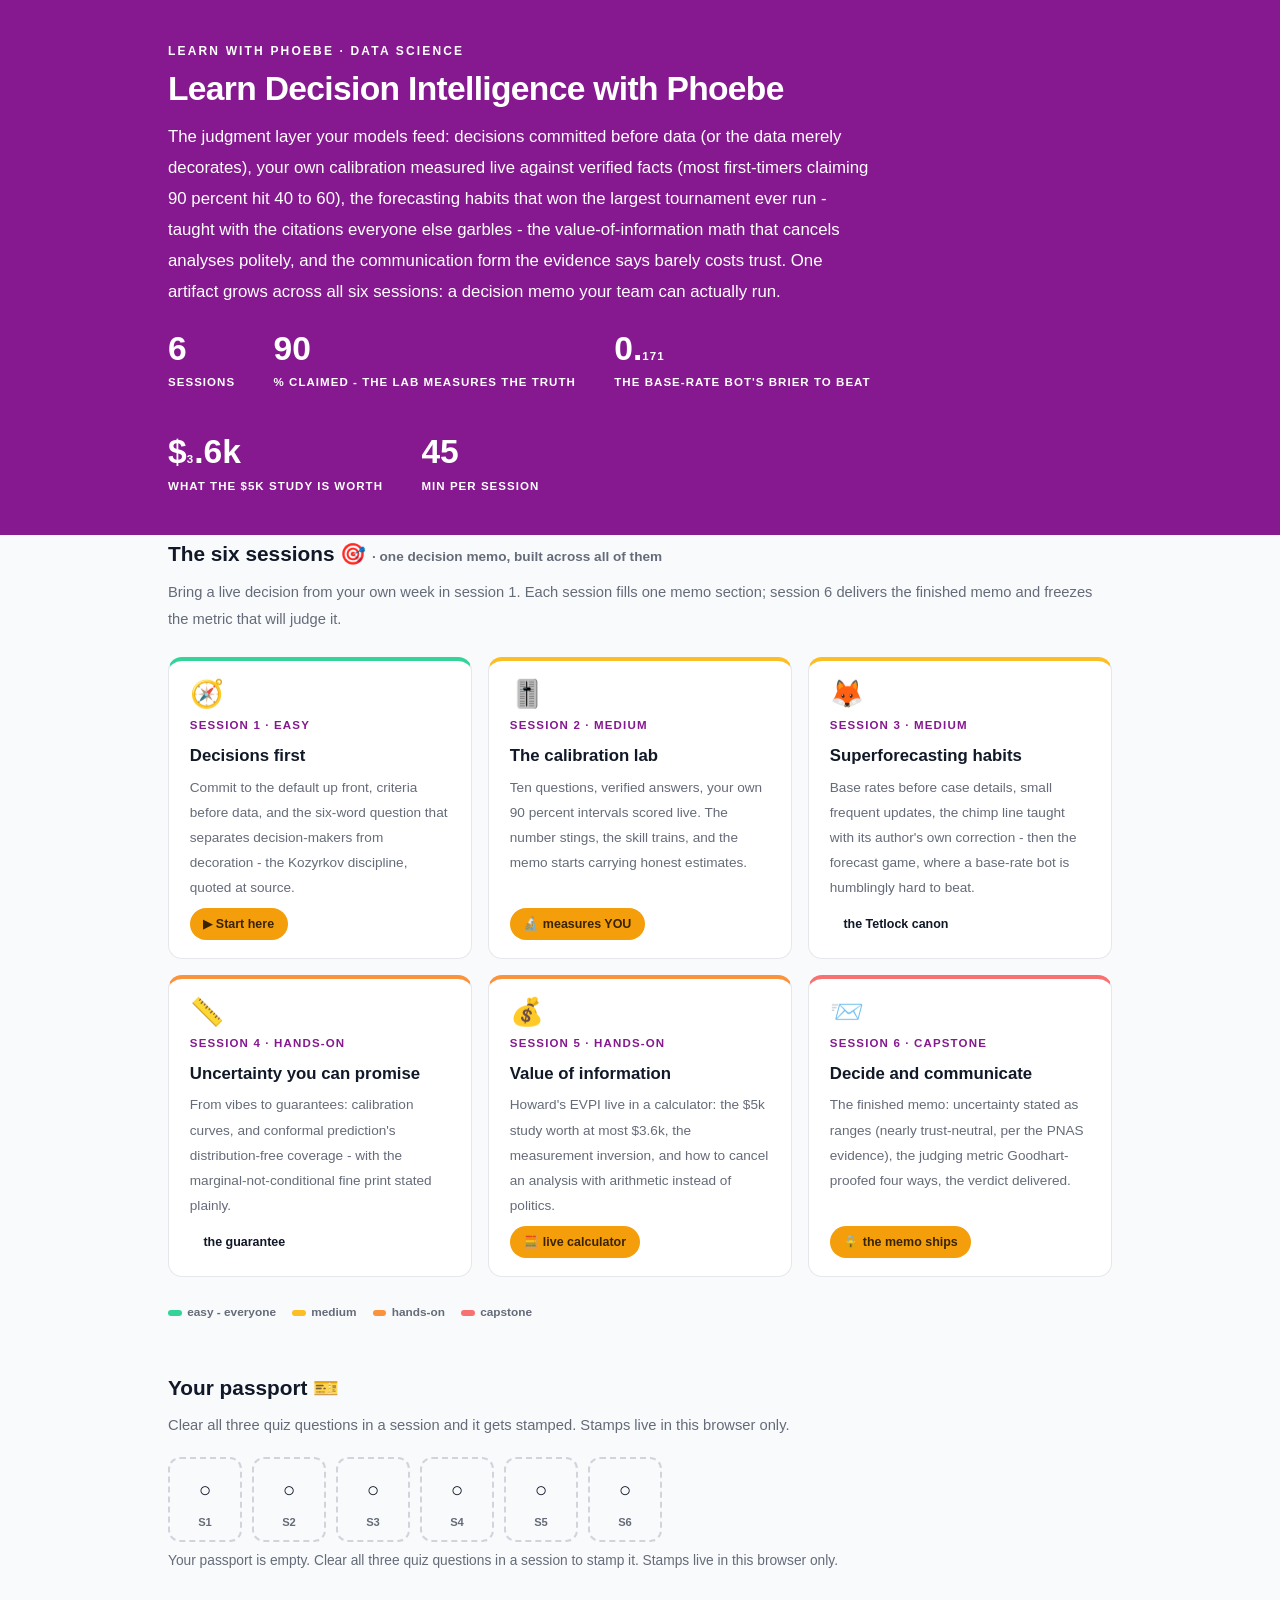
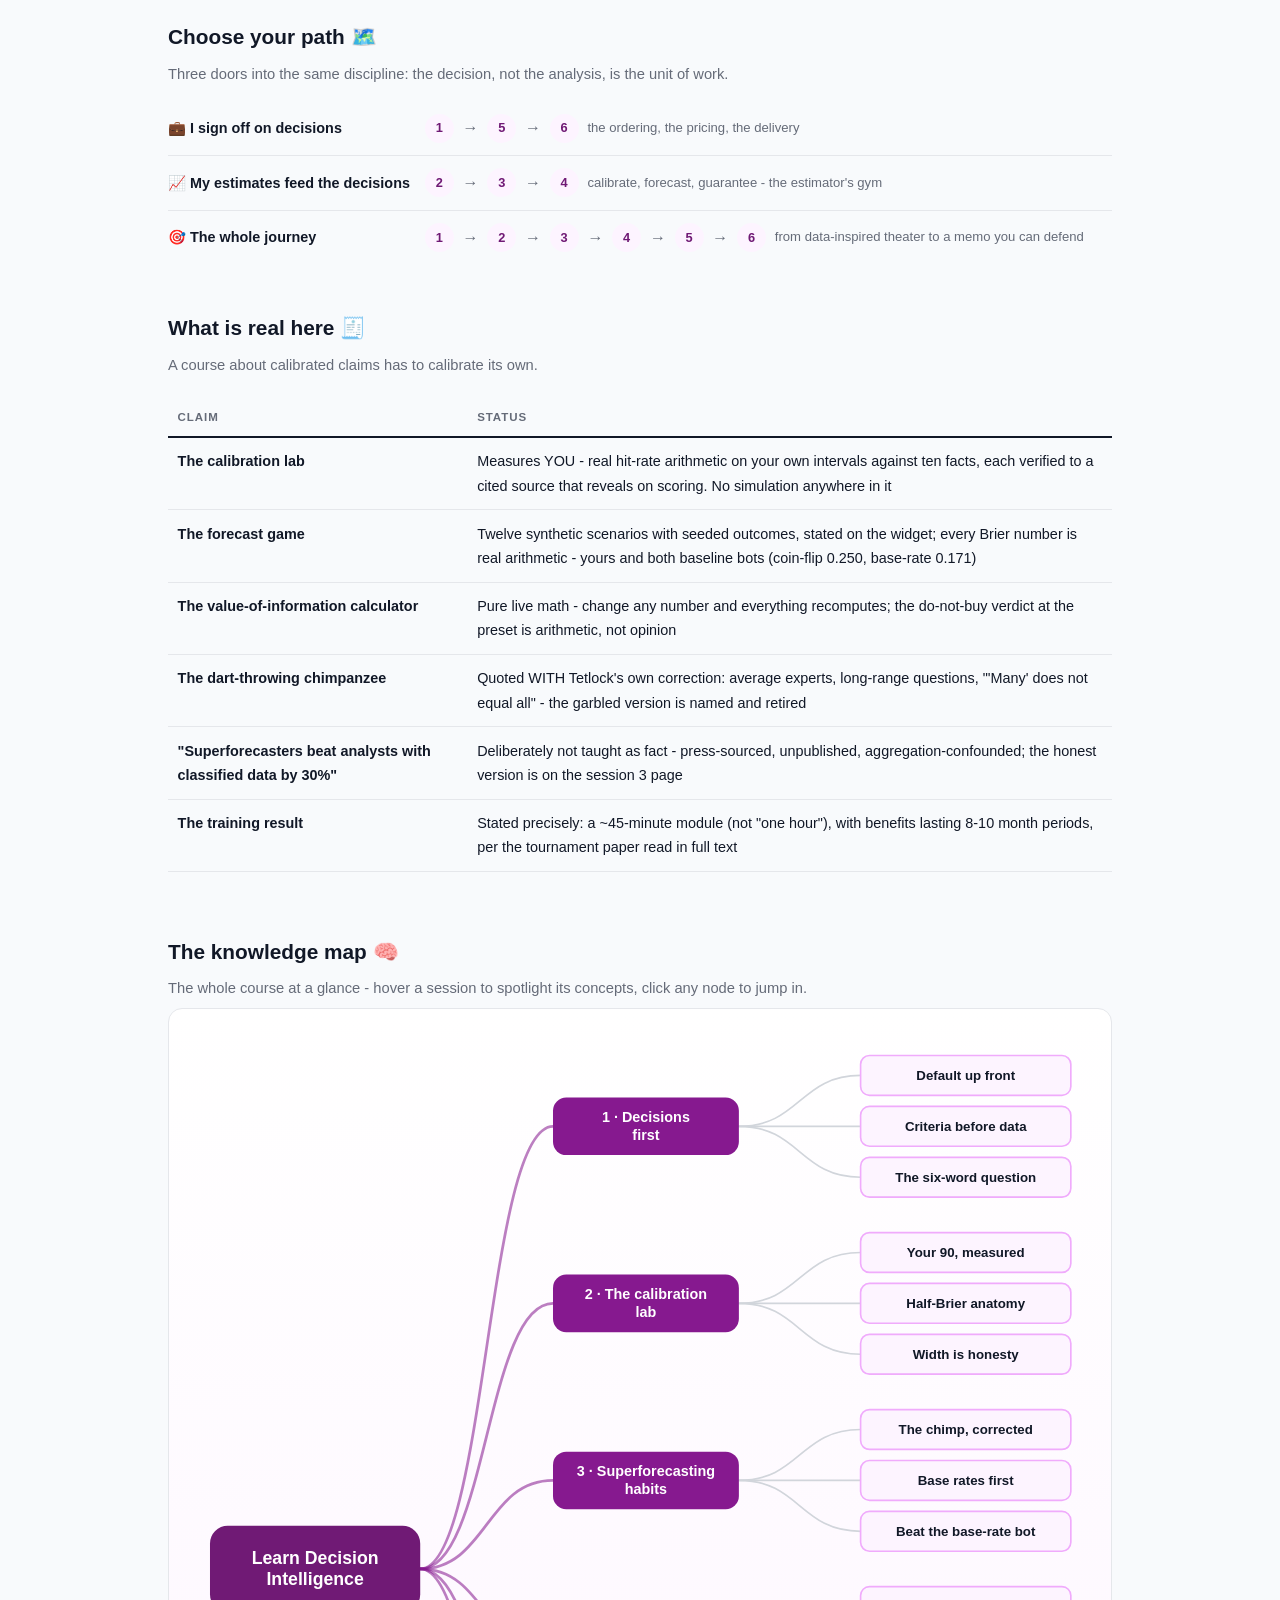
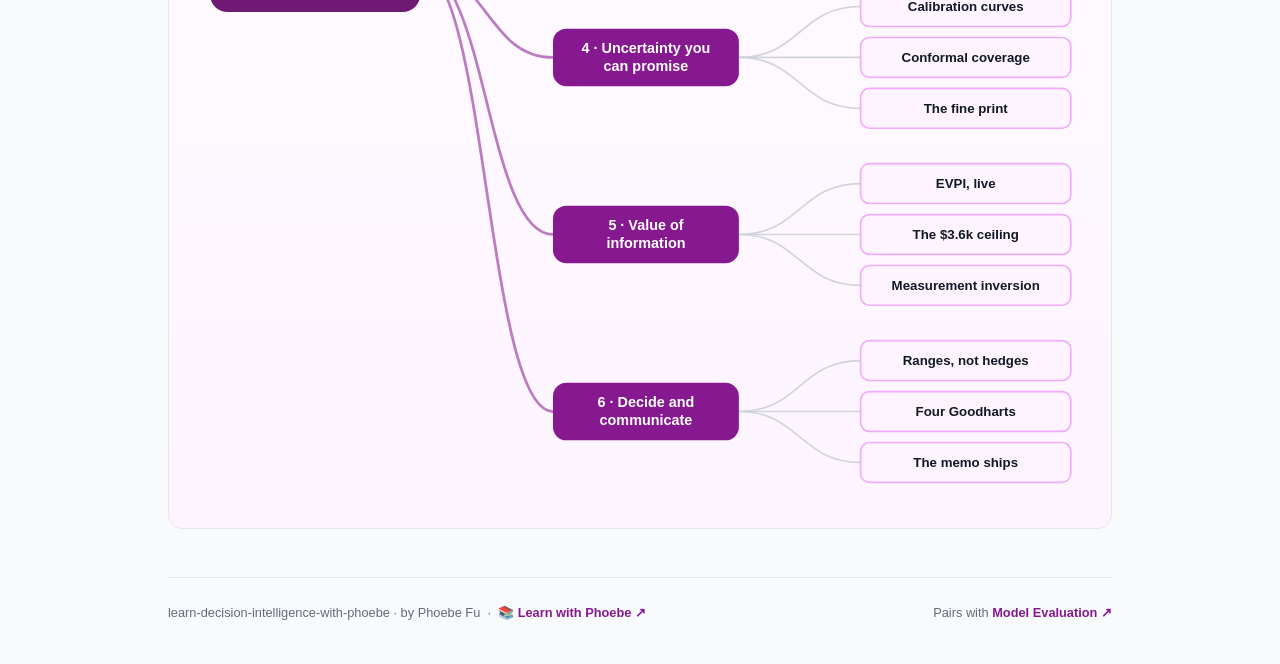
<file: index.html>
<!DOCTYPE html>
<html lang="en">
<head>
<meta charset="UTF-8">
<meta name="viewport" content="width=device-width, initial-scale=1.0">
<!-- social:start -->
<meta name="description" content="Six sessions on the judgment layer: decisions before data, your own calibration measured live, superforecasting habits with honest citations, uncertainty you can promise, value of information, and communication that keeps trust. Free, by Phoebe Fu.">
<meta property="og:type" content="website">
<meta property="og:site_name" content="Learn with Phoebe">
<meta property="og:title" content="Learn Decision Intelligence with Phoebe">
<meta property="og:description" content="Decisions first, data second - with a lab that measures YOUR calibration live.">
<meta property="og:url" content="https://phoebefu6.github.io/learn-decision-intelligence-with-phoebe/">
<meta property="og:image" content="https://phoebefu6.github.io/learn-decision-intelligence-with-phoebe/assets/og-cover.png">
<meta name="twitter:card" content="summary_large_image">
<meta name="twitter:title" content="Learn Decision Intelligence with Phoebe">
<meta name="twitter:description" content="Decisions first, data second - with a lab that measures YOUR calibration live.">
<meta name="twitter:image" content="https://phoebefu6.github.io/learn-decision-intelligence-with-phoebe/assets/og-cover.png">
<!-- social:end -->
<title>Learn Decision Intelligence with Phoebe</title>
<link rel="stylesheet" href="assets/style.css?v=24">
<style>

  .stats-row { display: flex; gap: 2.4rem; margin-top: 1.5rem; flex-wrap: wrap; }
  .stat b { display: block; font-size: 2.1rem; font-weight: 800; line-height: 1.05; font-variant-numeric: tabular-nums; }
  .stat span { font-size: .72rem; opacity: 1; text-transform: uppercase; letter-spacing: .09em; font-weight: 600; }

  .course-grid { display: grid; grid-template-columns: repeat(auto-fit, minmax(17rem, 1fr)); gap: 1rem; margin-top: 1.5rem; }
  .course-card {
    border: 1px solid var(--hairline);
    border-top: 4px solid var(--diff, var(--indigo));
    border-radius: var(--radius);
    padding: 1.2rem 1.3rem 1.1rem;
    display: flex;
    flex-direction: column;
    gap: .5rem;
    text-decoration: none;
    color: var(--ink);
    background: #fff;
    transition: box-shadow .15s ease, border-color .15s ease, transform .15s ease;
    position: relative;
  }
  .course-card:hover { border-color: var(--indigo-soft); border-top-color: var(--diff, var(--indigo)); box-shadow: 0 8px 28px rgba(134,25,143,.14); transform: translateY(-3px); }
  .course-card .cicon { font-size: 1.7rem; line-height: 1; }
  .course-card .cnum { font-size: .72rem; font-weight: 700; color: var(--indigo); text-transform: uppercase; letter-spacing: .1em; }
  .course-card h3 { font-size: 1.05rem; font-weight: 800; line-height: 1.3; }
  .course-card p { font-size: .85rem; color: var(--muted); flex: 1; }
  .course-card .meta { display: flex; gap: .4rem; flex-wrap: wrap; }

  .diff-legend { display: flex; gap: 1rem; margin-top: 1.6rem; font-size: .74rem; color: var(--muted); font-weight: 600; flex-wrap: wrap; }
  .diff-legend i { display: inline-block; width: .85rem; height: .35rem; border-radius: 999px; margin-right: .35rem; vertical-align: middle; }

  .paths { margin-top: 2.6rem; }
  .paths h2 { font-size: 1.3rem; font-weight: 800; margin-bottom: .3rem; }
  .paths .plede { color: var(--muted); font-size: .92rem; margin-bottom: .8rem; }
  .path { display: flex; gap: .55rem; align-items: center; padding: .75rem 0; border-bottom: .5px solid var(--hairline); flex-wrap: wrap; }
  .path:last-child { border-bottom: none; }
  .path b { min-width: 15.5rem; font-size: .9rem; }
  .path .pstep { background: var(--indigo-50); color: var(--indigo-deep); border-radius: 999px; padding: .16rem .68rem; font-weight: 700; font-size: .8rem; text-decoration: none; transition: all .12s ease; }
  .path .pstep:hover { background: var(--indigo); color: #fff; }
  .path .parr { color: var(--muted); font-weight: 700; }

  .mm-section { margin-top: 1.6rem; }
  .mm-section h2 { font-size: 1.3rem; font-weight: 800; margin-bottom: .2rem; }
  .mm-section .mm-lede { color: var(--muted); font-size: .92rem; margin-bottom: .4rem; }
  .mm-wrap { border: 1px solid var(--hairline); border-radius: var(--radius); background: linear-gradient(180deg,#fff,#FDF4FF); padding: .6rem; overflow-x: auto; }
  .mm-svg { width: 100%; height: auto; display: block; max-width: 60rem; margin: 0 auto; min-width: 34rem; }
  .mm-link { cursor: pointer; text-decoration: none; }
  .mm-node rect { transition: opacity .15s ease, filter .15s ease; }
  .mm-node text { pointer-events: none; }
  .mm-link:hover .mm-node rect { filter: brightness(1.06); }
  .mm-edge { transition: opacity .15s ease; }
</style>
</head>
<body>

<header class="masthead">
  <div class="wrap">
    <div class="eyebrow">Learn with Phoebe · Data Science</div>
    <h1>Learn <span class="accent">Decision Intelligence</span> with Phoebe</h1>
    <p class="sub">The judgment layer your models feed: decisions committed before data (or the data merely decorates), your own calibration measured live against verified facts (most first-timers claiming 90 percent hit 40 to 60), the forecasting habits that won the largest tournament ever run - taught with the citations everyone else garbles - the value-of-information math that cancels analyses politely, and the communication form the evidence says barely costs trust. One artifact grows across all six sessions: a decision memo your team can actually run.</p>
    <div class="stats-row">
      <div class="stat"><b data-count="6">6</b><span>sessions</span></div>
      <div class="stat"><b data-count="90">90</b><span>% claimed - the lab measures the truth</span></div>
      <div class="stat"><b>0.<span data-count="171">171</span></b><span>the base-rate bot's Brier to beat</span></div>
      <div class="stat"><b>$<span data-count="3">3</span>.6k</b><span>what the $5k study is worth</span></div>
      <div class="stat"><b data-count="45">45</b><span>min per session</span></div>
    </div>
  </div>
</header>

<main class="wrap">

  <section class="section">
    <div class="paths" style="margin-top:0">
      <h2>The six sessions 🎯 <span style="font-size:.85rem;font-weight:600;color:var(--muted)">· one decision memo, built across all of them</span></h2>
      <p class="plede">Bring a live decision from your own week in session 1. Each session fills one memo section; session 6 delivers the finished memo and freezes the metric that will judge it.</p>
    </div>

    <div class="course-grid">
      <a class="course-card" href="courses/01-decisions-first.html" style="--diff:#34D399">
        <span class="cicon">🧭</span>
        <span class="cnum">Session 1 · easy</span>
        <h3>Decisions first</h3>
        <p>Commit to the default up front, criteria before data, and the six-word question that separates decision-makers from decoration - the Kozyrkov discipline, quoted at source.</p>
        <span class="meta"><span class="pill amber">▶ Start here</span></span>
      </a>
      <a class="course-card" href="courses/02-the-calibration-lab.html" style="--diff:#FBBF24">
        <span class="cicon">🎚️</span>
        <span class="cnum">Session 2 · medium</span>
        <h3>The calibration lab</h3>
        <p>Ten questions, verified answers, your own 90 percent intervals scored live. The number stings, the skill trains, and the memo starts carrying honest estimates.</p>
        <span class="meta"><span class="pill amber">🔬 measures YOU</span></span>
      </a>
      <a class="course-card" href="courses/03-superforecasting-habits.html" style="--diff:#FBBF24">
        <span class="cicon">🦊</span>
        <span class="cnum">Session 3 · medium</span>
        <h3>Superforecasting habits</h3>
        <p>Base rates before case details, small frequent updates, the chimp line taught with its author's own correction - then the forecast game, where a base-rate bot is humblingly hard to beat.</p>
        <span class="meta"><span class="pill">the Tetlock canon</span></span>
      </a>
      <a class="course-card" href="courses/04-uncertainty-you-can-promise.html" style="--diff:#FB923C">
        <span class="cicon">📏</span>
        <span class="cnum">Session 4 · hands-on</span>
        <h3>Uncertainty you can promise</h3>
        <p>From vibes to guarantees: calibration curves, and conformal prediction's distribution-free coverage - with the marginal-not-conditional fine print stated plainly.</p>
        <span class="meta"><span class="pill">the guarantee</span></span>
      </a>
      <a class="course-card" href="courses/05-value-of-information.html" style="--diff:#FB923C">
        <span class="cicon">💰</span>
        <span class="cnum">Session 5 · hands-on</span>
        <h3>Value of information</h3>
        <p>Howard's EVPI live in a calculator: the $5k study worth at most $3.6k, the measurement inversion, and how to cancel an analysis with arithmetic instead of politics.</p>
        <span class="meta"><span class="pill amber">🧮 live calculator</span></span>
      </a>
      <a class="course-card" href="courses/06-decide-and-communicate.html" style="--diff:#F87171">
        <span class="cicon">📨</span>
        <span class="cnum">Session 6 · capstone</span>
        <h3>Decide and communicate</h3>
        <p>The finished memo: uncertainty stated as ranges (nearly trust-neutral, per the PNAS evidence), the judging metric Goodhart-proofed four ways, the verdict delivered.</p>
        <span class="meta"><span class="pill amber">🔒 the memo ships</span></span>
      </a>
    </div>

    <div class="diff-legend">
      <span><i style="background:#34D399"></i>easy - everyone</span>
      <span><i style="background:#FBBF24"></i>medium</span>
      <span><i style="background:#FB923C"></i>hands-on</span>
      <span><i style="background:#F87171"></i>capstone</span>
    </div>
  </section>

  <section class="section">
    <div class="paths" style="margin-top:0">
      <h2>Your passport 🎫</h2>
      <p class="plede">Clear all three quiz questions in a session and it gets stamped. Stamps live in this browser only.</p>
    </div>
    <div class="pp-strip"></div>
  </section>

  <section class="section">
    <div class="paths">
      <h2>Choose your path 🗺️</h2>
      <p class="plede">Three doors into the same discipline: the decision, not the analysis, is the unit of work.</p>
      <div class="path"><b>💼 I sign off on decisions</b>
        <a class="pstep" href="courses/01-decisions-first.html">1</a><span class="parr">→</span>
        <a class="pstep" href="courses/05-value-of-information.html">5</a><span class="parr">→</span>
        <a class="pstep" href="courses/06-decide-and-communicate.html">6</a>
        <span style="font-size:.82rem;color:var(--muted)">the ordering, the pricing, the delivery</span>
      </div>
      <div class="path"><b>📈 My estimates feed the decisions</b>
        <a class="pstep" href="courses/02-the-calibration-lab.html">2</a><span class="parr">→</span>
        <a class="pstep" href="courses/03-superforecasting-habits.html">3</a><span class="parr">→</span>
        <a class="pstep" href="courses/04-uncertainty-you-can-promise.html">4</a>
        <span style="font-size:.82rem;color:var(--muted)">calibrate, forecast, guarantee - the estimator's gym</span>
      </div>
      <div class="path"><b>🎯 The whole journey</b>
        <a class="pstep" href="courses/01-decisions-first.html">1</a><span class="parr">→</span>
        <a class="pstep" href="courses/02-the-calibration-lab.html">2</a><span class="parr">→</span>
        <a class="pstep" href="courses/03-superforecasting-habits.html">3</a><span class="parr">→</span>
        <a class="pstep" href="courses/04-uncertainty-you-can-promise.html">4</a><span class="parr">→</span>
        <a class="pstep" href="courses/05-value-of-information.html">5</a><span class="parr">→</span>
        <a class="pstep" href="courses/06-decide-and-communicate.html">6</a>
        <span style="font-size:.82rem;color:var(--muted)">from data-inspired theater to a memo you can defend</span>
      </div>
    </div>
  </section>

  <section class="section">
    <div class="paths" style="margin-top:0">
      <h2>What is real here 🧾</h2>
      <p class="plede">A course about calibrated claims has to calibrate its own.</p>
    </div>
    <table class="clean">
      <tr><th>Claim</th><th>Status</th></tr>
      <tr><td>The calibration lab</td><td>Measures YOU - real hit-rate arithmetic on your own intervals against ten facts, each verified to a cited source that reveals on scoring. No simulation anywhere in it</td></tr>
      <tr><td>The forecast game</td><td>Twelve synthetic scenarios with seeded outcomes, stated on the widget; every Brier number is real arithmetic - yours and both baseline bots (coin-flip 0.250, base-rate 0.171)</td></tr>
      <tr><td>The value-of-information calculator</td><td>Pure live math - change any number and everything recomputes; the do-not-buy verdict at the preset is arithmetic, not opinion</td></tr>
      <tr><td>The dart-throwing chimpanzee</td><td>Quoted WITH Tetlock's own correction: average experts, long-range questions, "'Many' does not equal all" - the garbled version is named and retired</td></tr>
      <tr><td>"Superforecasters beat analysts with classified data by 30%"</td><td>Deliberately not taught as fact - press-sourced, unpublished, aggregation-confounded; the honest version is on the session 3 page</td></tr>
      <tr><td>The training result</td><td>Stated precisely: a ~45-minute module (not "one hour"), with benefits lasting 8-10 month periods, per the tournament paper read in full text</td></tr>
    </table>
  </section>

  <section class="section mm-section">
    <h2>The knowledge map 🧠</h2>
    <p class="mm-lede">The whole course at a glance - hover a session to spotlight its concepts, click any node to jump in.</p>
    <div class="mm-wrap"><div id="mindmap"></div></div>
  </section>

  <footer class="pagefoot">
    <span>learn-decision-intelligence-with-phoebe · by Phoebe Fu &nbsp;·&nbsp; 📚 <a href="https://phoebefu6.github.io/learn-with-phoebe/">Learn with Phoebe ↗</a></span>
    <span>Pairs with <a href="https://phoebefu6.github.io/learn-model-evaluation-with-phoebe/">Model Evaluation ↗</a></span>
  </footer>

</main>

<script>
window.MINDMAP_DATA = {
  "title": "Learn Decision\nIntelligence",
  "centerColor": "#701A75",
  "sessions": [
    {
      "label": "Decisions\nfirst",
      "href": "courses/01-decisions-first.html",
      "color": "#34D399",
      "concepts": [
        { "label": "Default up front", "href": "courses/01-decisions-first.html" },
        { "label": "Criteria before data", "href": "courses/01-decisions-first.html" },
        { "label": "The six-word question", "href": "courses/01-decisions-first.html" }
      ]
    },
    {
      "label": "The calibration\nlab",
      "href": "courses/02-the-calibration-lab.html",
      "color": "#FBBF24",
      "concepts": [
        { "label": "Your 90, measured", "href": "courses/02-the-calibration-lab.html" },
        { "label": "Half-Brier anatomy", "href": "courses/02-the-calibration-lab.html" },
        { "label": "Width is honesty", "href": "courses/02-the-calibration-lab.html" }
      ]
    },
    {
      "label": "Superforecasting\nhabits",
      "href": "courses/03-superforecasting-habits.html",
      "color": "#FBBF24",
      "concepts": [
        { "label": "The chimp, corrected", "href": "courses/03-superforecasting-habits.html" },
        { "label": "Base rates first", "href": "courses/03-superforecasting-habits.html" },
        { "label": "Beat the base-rate bot", "href": "courses/03-superforecasting-habits.html" }
      ]
    },
    {
      "label": "Uncertainty you\ncan promise",
      "href": "courses/04-uncertainty-you-can-promise.html",
      "color": "#FB923C",
      "concepts": [
        { "label": "Calibration curves", "href": "courses/04-uncertainty-you-can-promise.html" },
        { "label": "Conformal coverage", "href": "courses/04-uncertainty-you-can-promise.html" },
        { "label": "The fine print", "href": "courses/04-uncertainty-you-can-promise.html" }
      ]
    },
    {
      "label": "Value of\ninformation",
      "href": "courses/05-value-of-information.html",
      "color": "#FB923C",
      "concepts": [
        { "label": "EVPI, live", "href": "courses/05-value-of-information.html" },
        { "label": "The $3.6k ceiling", "href": "courses/05-value-of-information.html" },
        { "label": "Measurement inversion", "href": "courses/05-value-of-information.html" }
      ]
    },
    {
      "label": "Decide and\ncommunicate",
      "href": "courses/06-decide-and-communicate.html",
      "color": "#F87171",
      "concepts": [
        { "label": "Ranges, not hedges", "href": "courses/06-decide-and-communicate.html" },
        { "label": "Four Goodharts", "href": "courses/06-decide-and-communicate.html" },
        { "label": "The memo ships", "href": "courses/06-decide-and-communicate.html" }
      ]
    }
  ]
};
</script>
<script src="assets/mindmap.js?v=1"></script>
<script src="assets/app.js?v=21"></script>
</body>
</html>
</file>
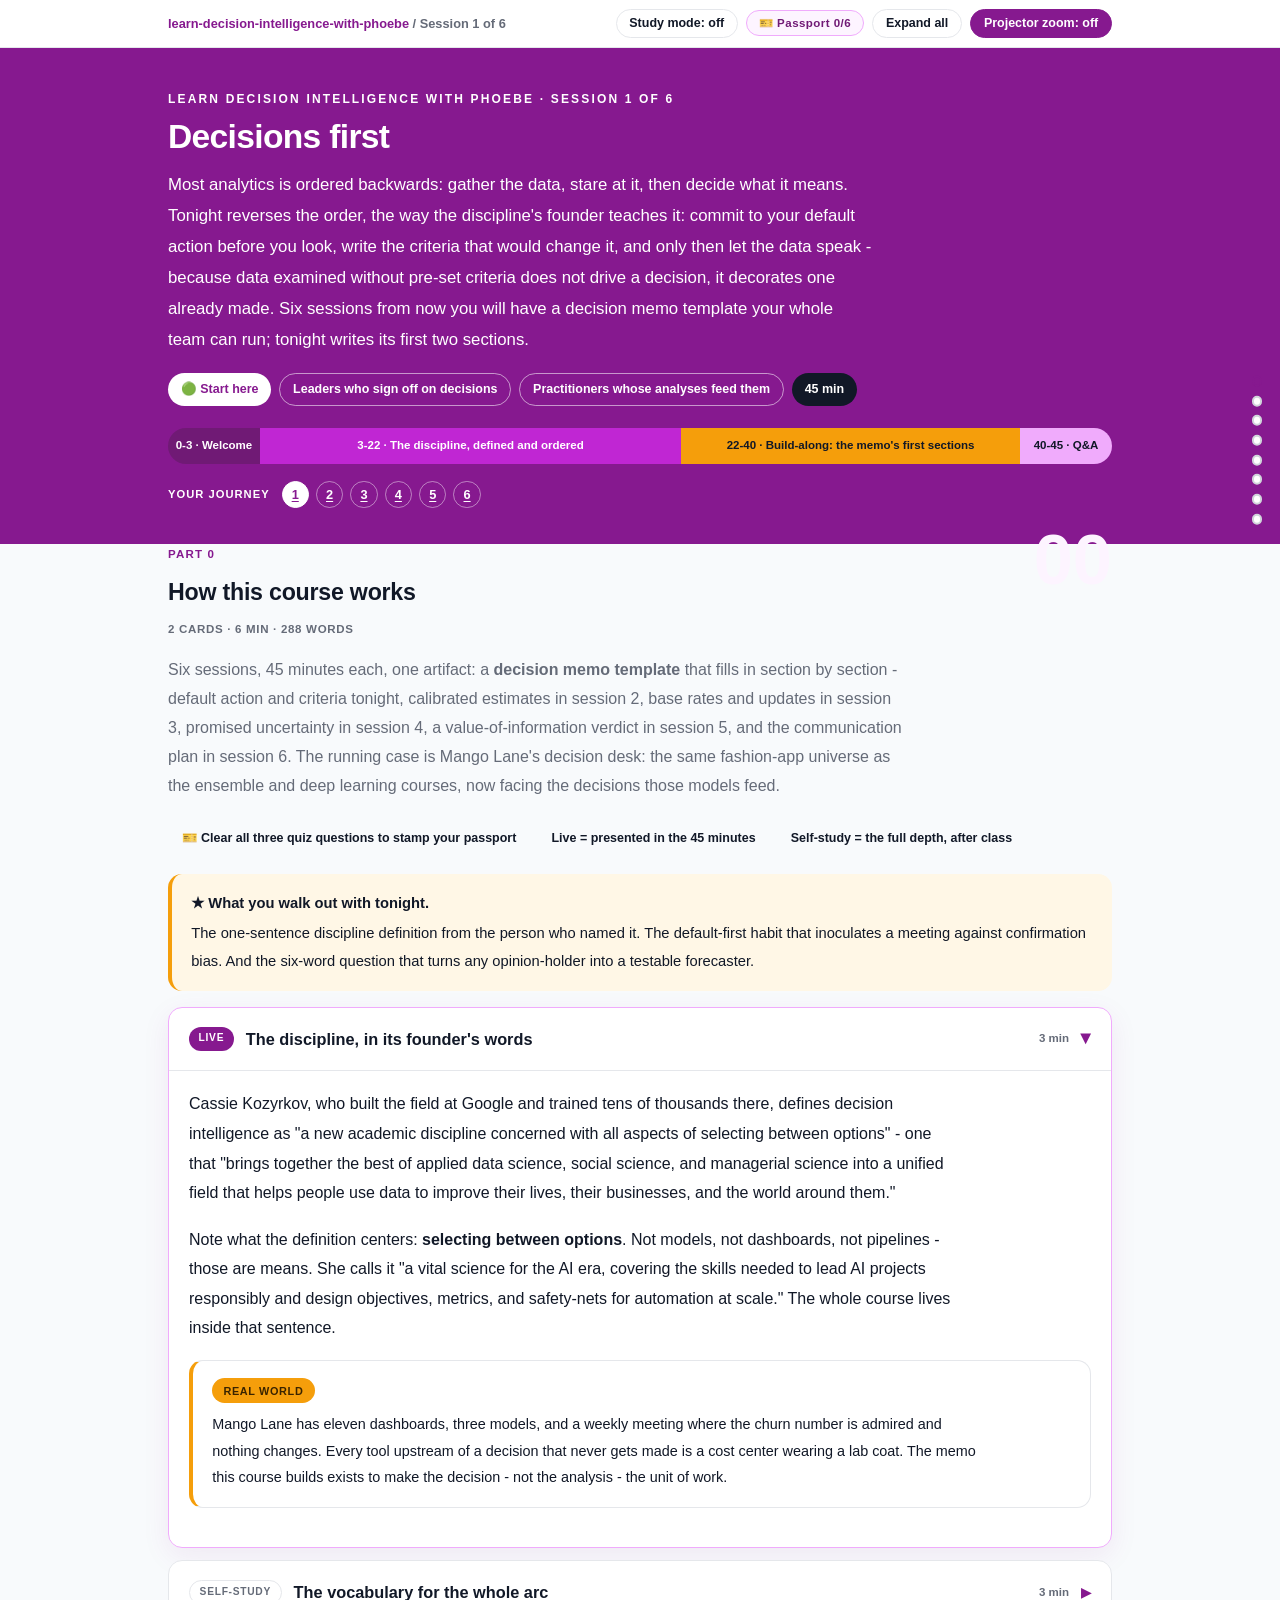
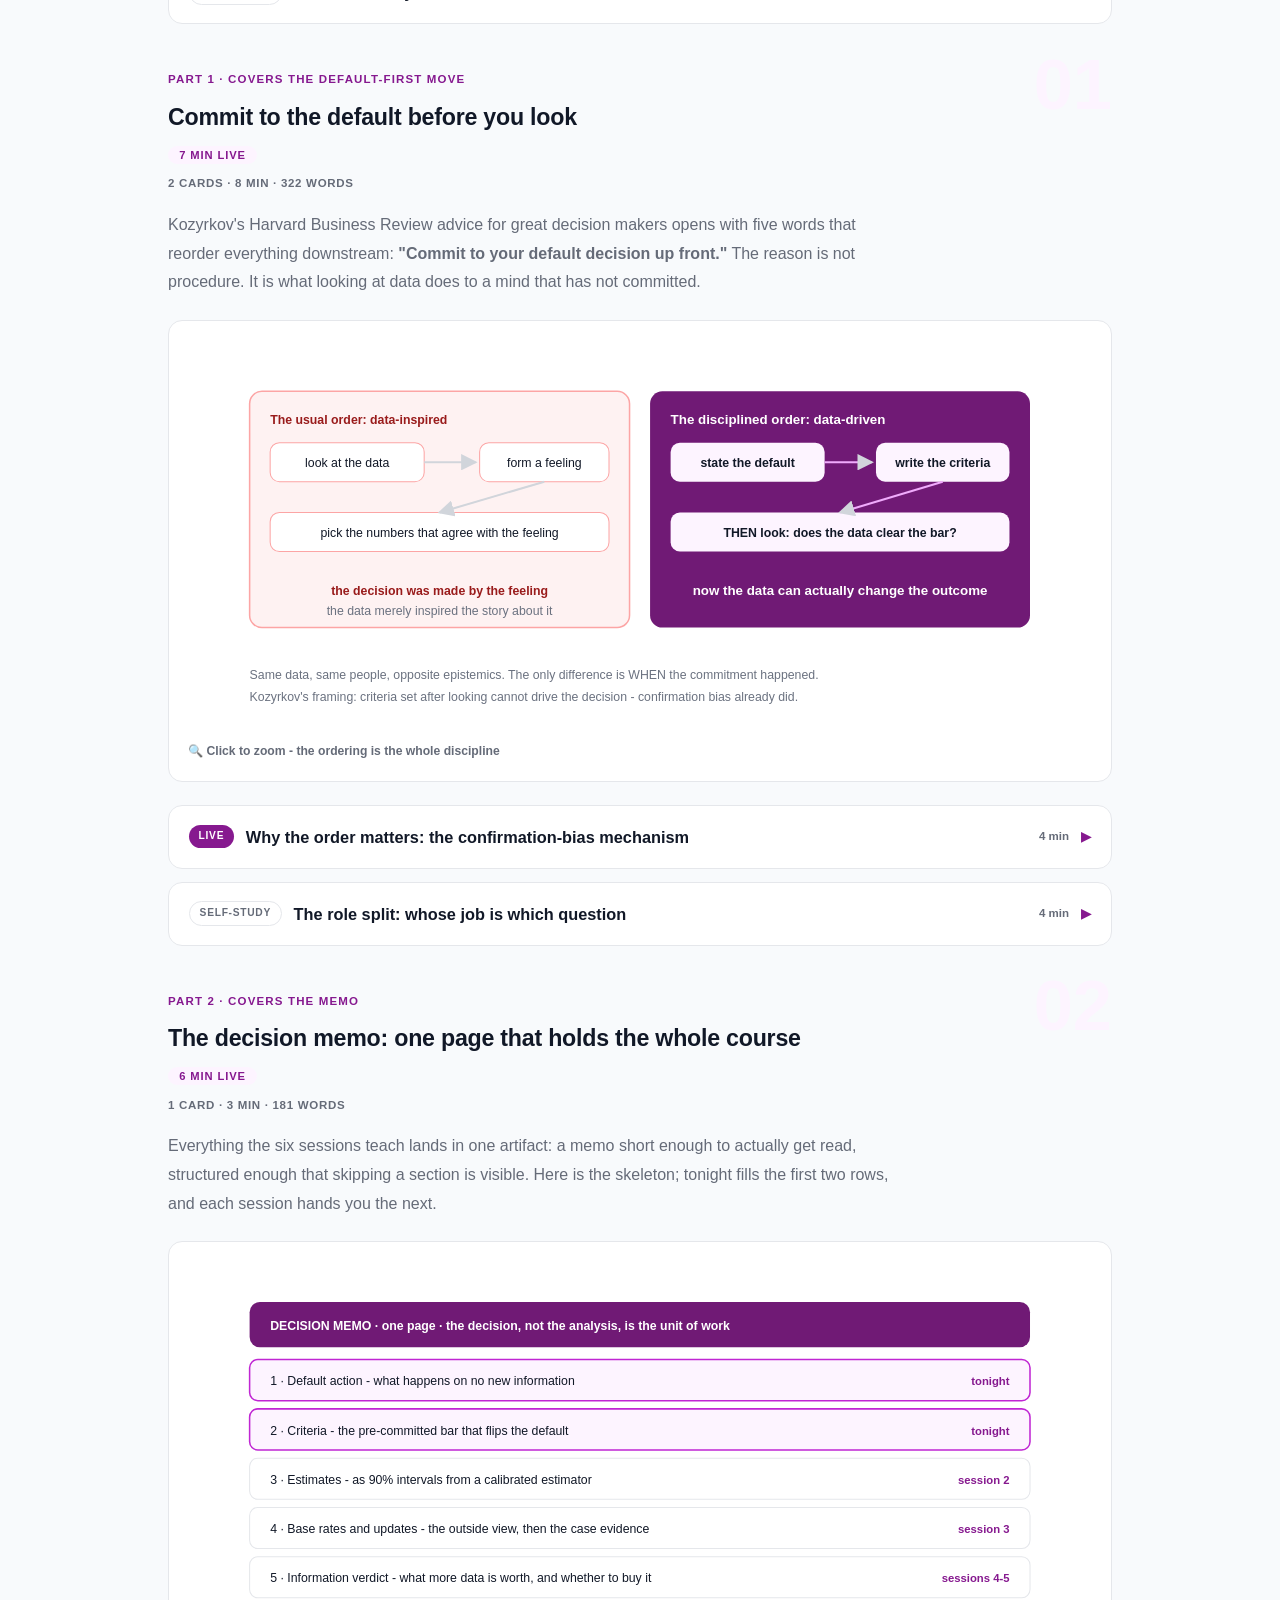
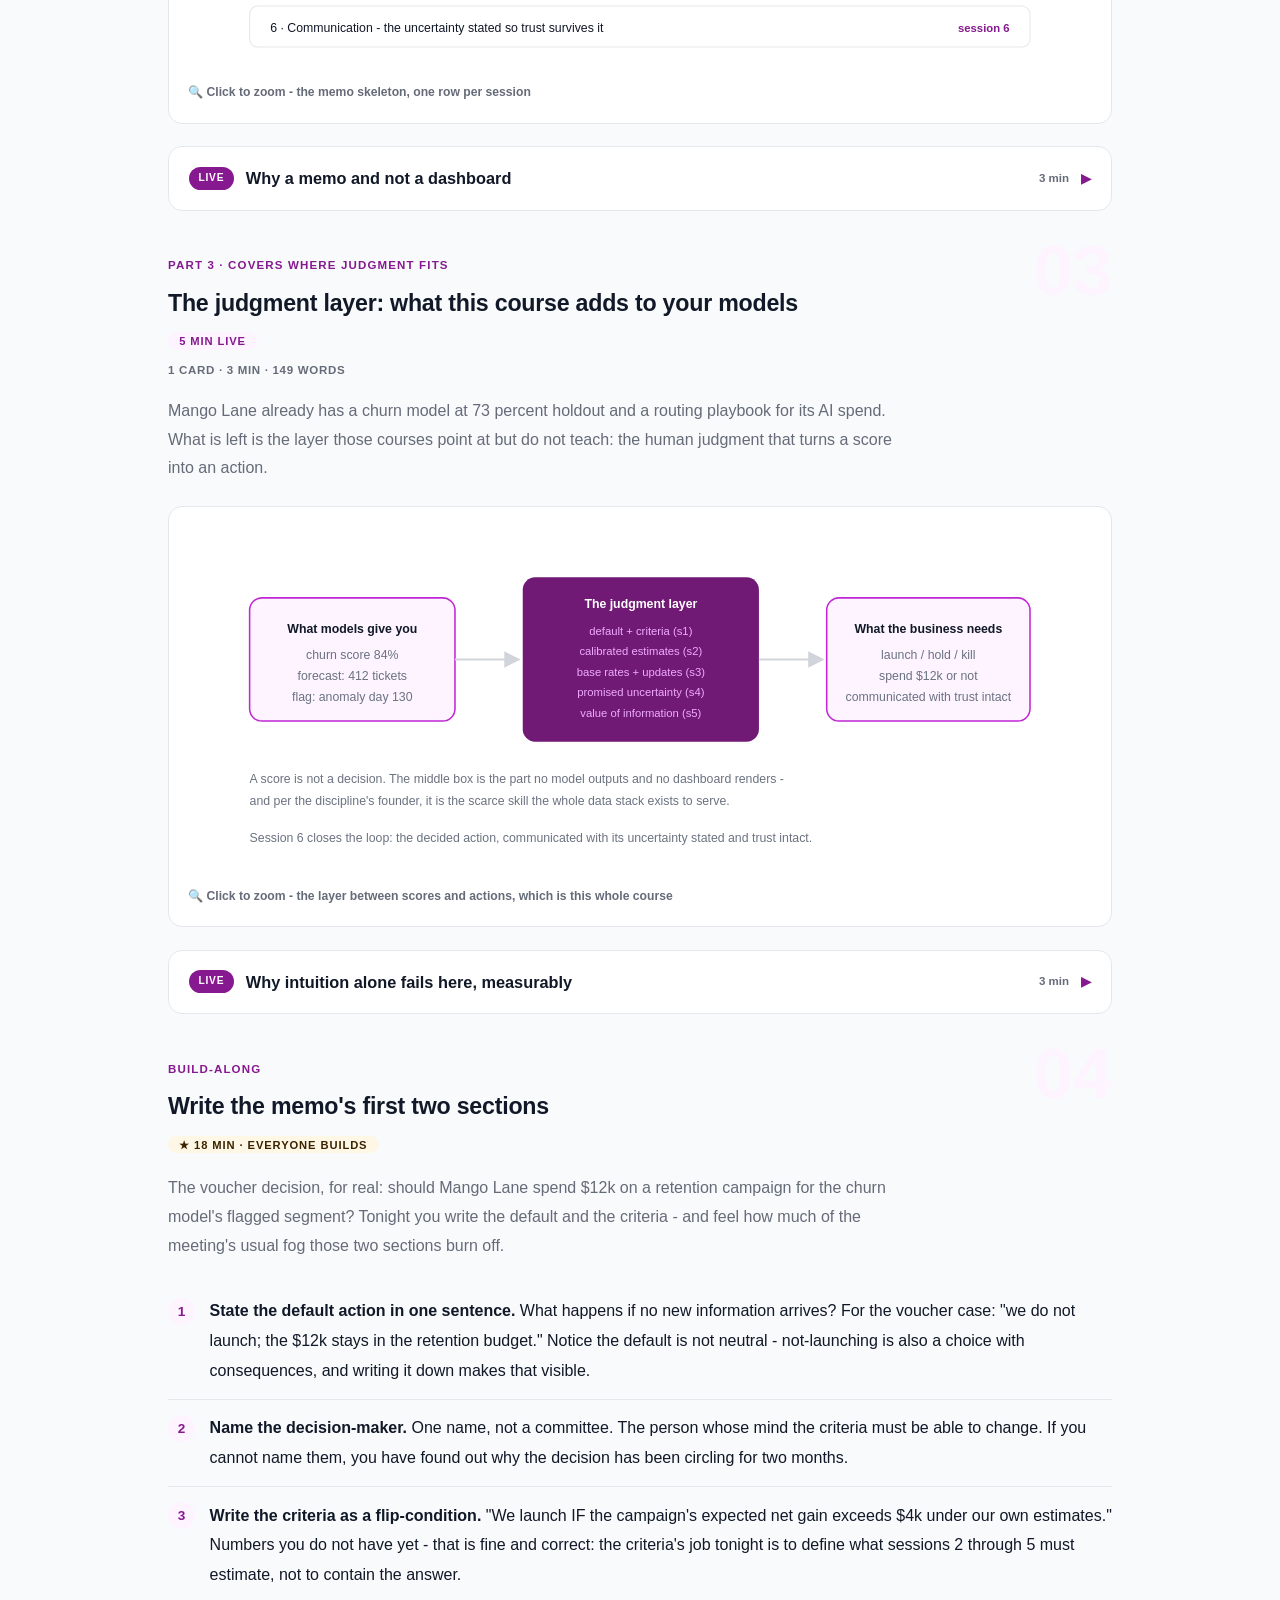
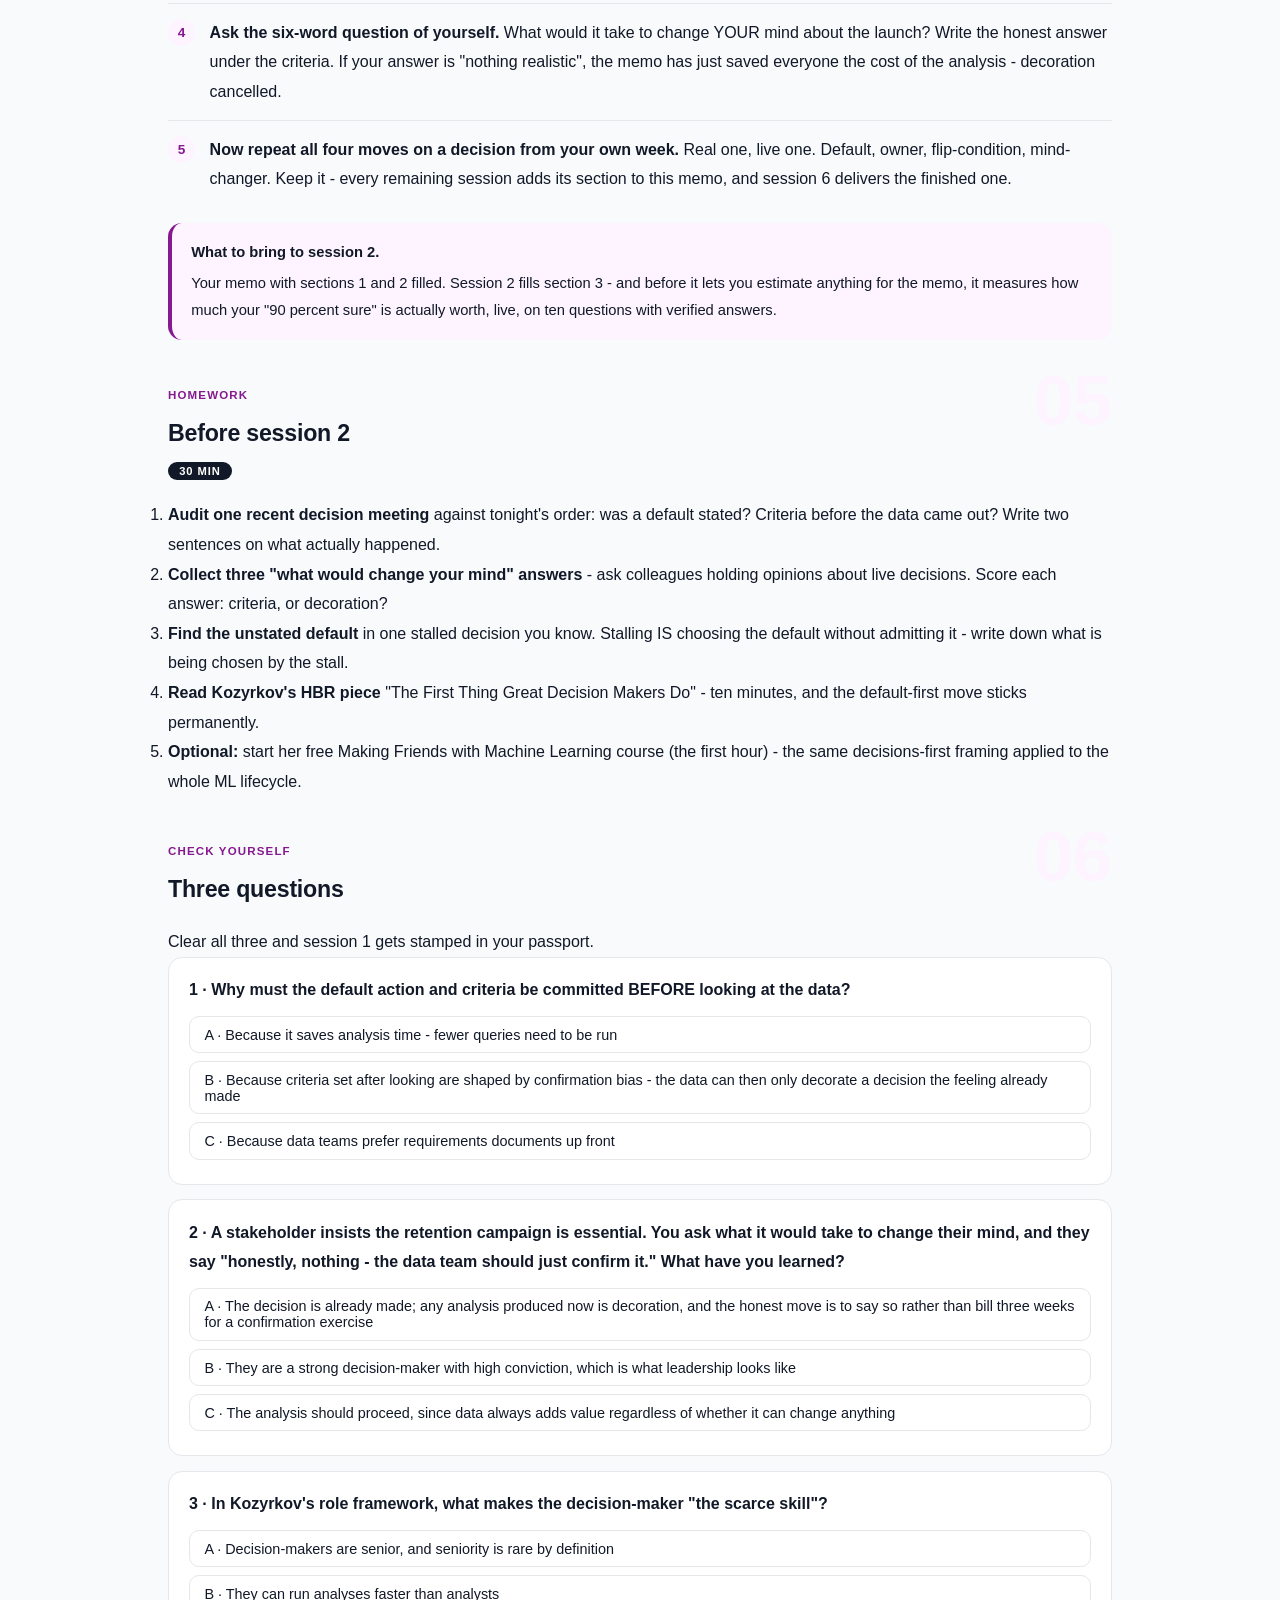
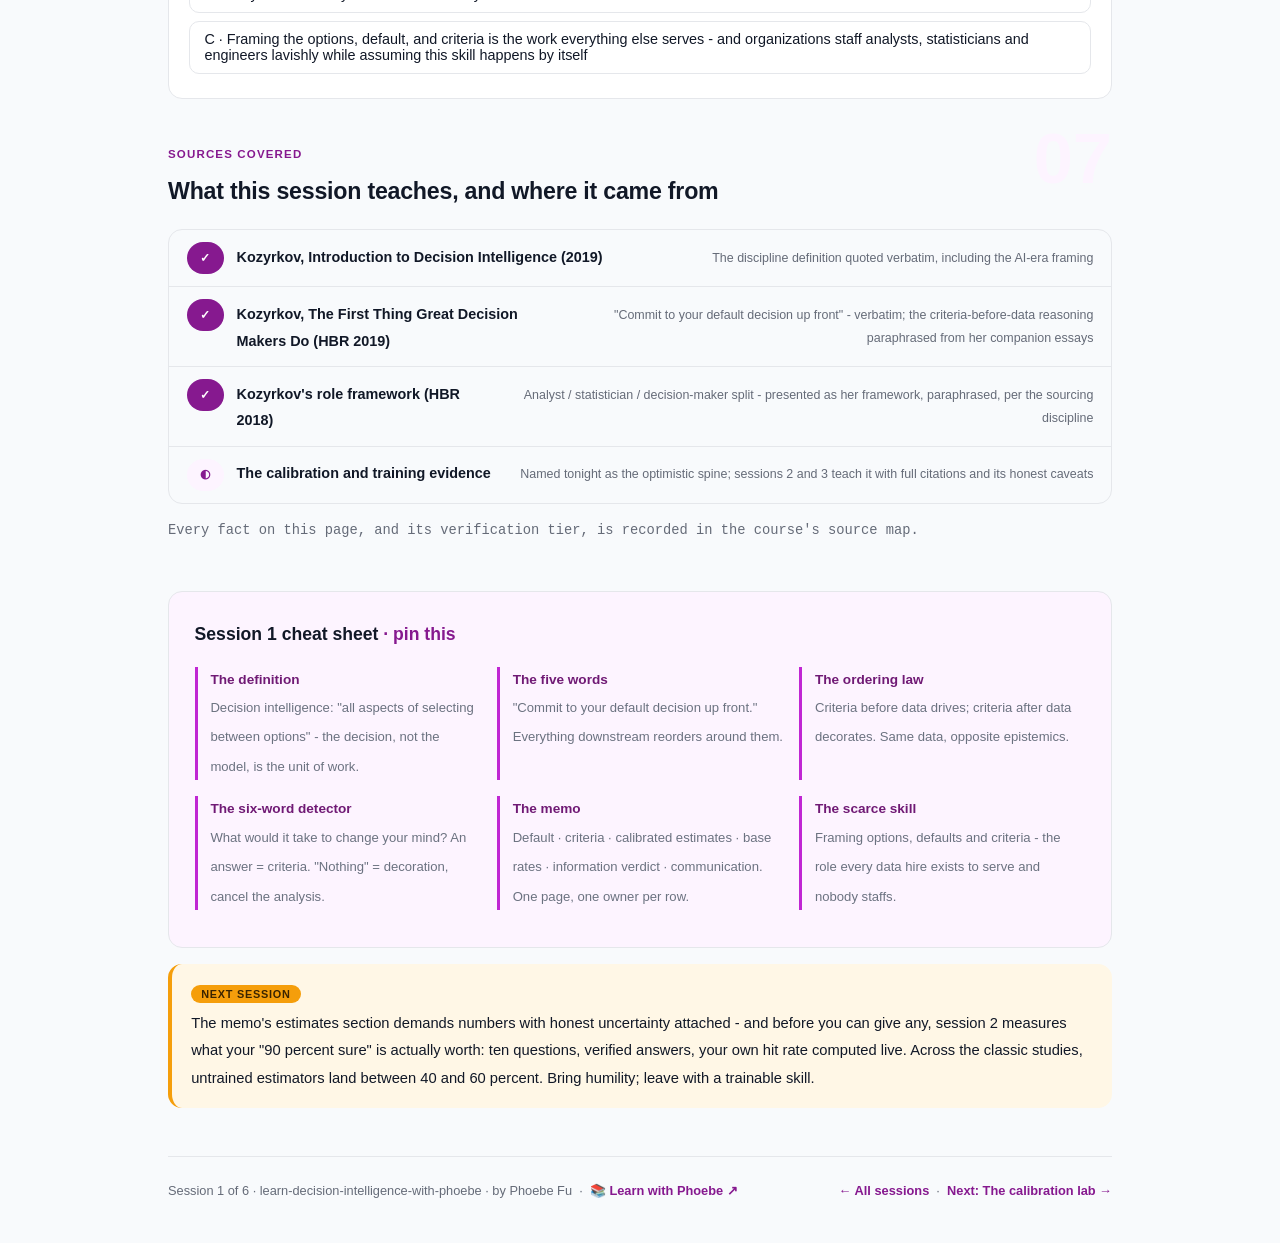
<file: courses/01-decisions-first.html>
<!DOCTYPE html>
<html lang="en">
<head>
<meta charset="UTF-8">
<meta name="viewport" content="width=device-width, initial-scale=1.0">
<!-- social:start -->
<meta name="description" content="Session 1 of 6. Decisions first, data second: commit to the default up front, set criteria before looking, and ask what would change your mind - the Kozyrkov discipline that stops data from becoming decoration.">
<meta property="og:type" content="article">
<meta property="og:site_name" content="Learn with Phoebe">
<meta property="og:title" content="Decisions first - learn decision intelligence with phoebe">
<meta property="og:description" content="Session 1 of 6. Commit to the default up front, criteria before data - or the data merely decorates.">
<meta property="og:url" content="https://phoebefu6.github.io/learn-decision-intelligence-with-phoebe/courses/01-decisions-first.html">
<meta property="og:image" content="https://phoebefu6.github.io/learn-decision-intelligence-with-phoebe/assets/og-cover.png">
<meta property="og:image:width" content="1200">
<meta property="og:image:height" content="630">
<meta name="twitter:card" content="summary_large_image">
<meta name="twitter:title" content="Decisions first - learn decision intelligence with phoebe">
<meta name="twitter:description" content="Session 1 of 6. Commit to the default up front, criteria before data.">
<meta name="twitter:image" content="https://phoebefu6.github.io/learn-decision-intelligence-with-phoebe/assets/og-cover.png">
<!-- social:end -->
<title>Session 1 · Decisions first - learn decision intelligence with phoebe</title>
<link rel="stylesheet" href="../assets/style.css?v=23">
</head>
<body>

<div class="toolbar">
  <div class="wrap">
    <span class="crumb"><a href="../index.html">learn-decision-intelligence-with-phoebe</a> / Session 1 of 6</span>
    <button class="btn" id="toggle-all" type="button">Expand all</button>
    <button class="btn primary" id="zoom-toggle" type="button">Projector zoom: off</button>
  </div>
</div>

<header class="masthead">
  <div class="wrap">
    <div class="eyebrow">Learn Decision Intelligence with Phoebe · Session 1 of 6</div>
    <h1>Decisions <span class="accent">first</span></h1>
    <p class="sub">Most analytics is ordered backwards: gather the data, stare at it, then decide what it means. Tonight reverses the order, the way the discipline's founder teaches it: commit to your default action before you look, write the criteria that would change it, and only then let the data speak - because data examined without pre-set criteria does not drive a decision, it decorates one already made. Six sessions from now you will have a decision memo template your whole team can run; tonight writes its first two sections.</p>
    <div class="chip-row">
      <span class="chip level">🟢 Start here</span>
      <span class="chip audience">Leaders who sign off on decisions</span>
      <span class="chip audience">Practitioners whose analyses feed them</span>
      <span class="chip time">45 min</span>
    </div>
    <div class="agenda">
      <span class="a1" style="flex:1">0-3 · Welcome</span>
      <span class="a2" style="flex:5">3-22 · The discipline, defined and ordered</span>
      <span class="a3" style="flex:4">22-40 · Build-along: the memo's first sections</span>
      <span class="a4" style="flex:1">40-45 · Q&amp;A</span>
    </div>
  </div>
</header>

<main class="wrap">

  <!-- ============ INTRO ============ -->
  <section class="section" id="intro">
    <div class="section-kicker">
      <span class="klabel">Part 0</span>
      <h2>How this course works</h2>
    </div>
    <p class="lede">Six sessions, 45 minutes each, one artifact: a <strong>decision memo template</strong> that fills in section by section - default action and criteria tonight, calibrated estimates in session 2, base rates and updates in session 3, promised uncertainty in session 4, a value-of-information verdict in session 5, and the communication plan in session 6. The running case is Mango Lane's decision desk: the same fashion-app universe as the ensemble and deep learning courses, now facing the decisions those models feed.</p>

    <div class="legend">
      <span class="pill">🎫 Clear all three quiz questions to stamp your passport</span>
      <span class="pill">Live = presented in the 45 minutes</span>
      <span class="pill">Self-study = the full depth, after class</span>
    </div>

    <div class="callout win">
      <p><strong>★ What you walk out with tonight.</strong> The one-sentence discipline definition from the person who named it. The default-first habit that inoculates a meeting against confirmation bias. And the six-word question that turns any opinion-holder into a testable forecaster.</p>
    </div>

    <details class="card" open>
      <summary><span class="mode live">Live</span>The discipline, in its founder's words<span class="mini">3 min</span><span class="caret">▶</span></summary>
      <div class="body">
        <p>Cassie Kozyrkov, who built the field at Google and trained tens of thousands there, defines decision intelligence as "a new academic discipline concerned with all aspects of selecting between options" - one that "brings together the best of applied data science, social science, and managerial science into a unified field that helps people use data to improve their lives, their businesses, and the world around them."</p>
        <p>Note what the definition centers: <strong>selecting between options</strong>. Not models, not dashboards, not pipelines - those are means. She calls it "a vital science for the AI era, covering the skills needed to lead AI projects responsibly and design objectives, metrics, and safety-nets for automation at scale." The whole course lives inside that sentence.</p>
        <div class="callout example">
          <span class="ex-pill">Real world</span>
          <p>Mango Lane has eleven dashboards, three models, and a weekly meeting where the churn number is admired and nothing changes. Every tool upstream of a decision that never gets made is a cost center wearing a lab coat. The memo this course builds exists to make the decision - not the analysis - the unit of work.</p>
        </div>
      </div>
    </details>

    <details class="card">
      <summary><span class="mode self">Self-study</span>The vocabulary for the whole arc<span class="mini">3 min</span><span class="caret">▶</span></summary>
      <div class="body">
        <ul>
          <li><strong>Default action</strong> - what you will do if no further information arrives. Every real decision has one, usually unstated. Stating it is tonight's first move.</li>
          <li><strong>Decision criteria</strong> - the pre-committed rule: "we launch if the estimate clears X". Set before data, or the data gets fitted to the wish.</li>
          <li><strong>Calibration</strong> - whether your stated confidence matches your hit rate. Session 2 measures yours, live, and it will sting a little.</li>
          <li><strong>Base rate</strong> - how often things like this happen, before your case's details. Session 3's anchor.</li>
          <li><strong>Value of information</strong> - the most a study, test, or dataset is worth to THIS decision. Computable, and session 5 computes it live.</li>
        </ul>
      </div>
    </details>
  </section>

  <!-- ============ PART 1 ============ -->
  <section class="section" id="part-1">
    <div class="section-kicker">
      <span class="klabel">Part 1 · covers the default-first move</span>
      <h2>Commit to the default before you look</h2>
      <span class="tag concept">7 min live</span>
    </div>
    <p class="lede">Kozyrkov's Harvard Business Review advice for great decision makers opens with five words that reorder everything downstream: <strong>"Commit to your default decision up front."</strong> The reason is not procedure. It is what looking at data does to a mind that has not committed.</p>

    <figure class="zoomable">
      <svg viewBox="0 0 880 380" xmlns="http://www.w3.org/2000/svg" role="img" aria-label="Two orderings compared: looking at data before setting criteria lets confirmation bias fit the data to the wish, while committing to a default and criteria first makes the data genuinely decisive">
        <style>
          .d1aH { font: 800 13px Inter, sans-serif; fill: #fff; }
          .d1aB { font: 400 12px Inter, sans-serif; fill: #111827; }
          .d1aK { font: 700 12px Inter, sans-serif; fill: #111827; }
          .d1aR { font: 700 12px Inter, sans-serif; fill: #991B1B; }
          .d1aN { font: 400 12px Inter, sans-serif; fill: #6B7280; }
        </style>
        <defs>
          <marker id="d1Ar" markerWidth="8" markerHeight="8" refX="7" refY="4" orient="auto"><path d="M0,0 L8,4 L0,8 z" fill="#D1D5DB"/></marker>
        </defs>
        <rect x="60" y="50" width="370" height="230" rx="12" fill="#FEF2F2" stroke="#FCA5A5" stroke-width="1.5"/>
        <text class="d1aR" x="80" y="82">The usual order: data-inspired</text>
        <rect x="80" y="100" width="150" height="38" rx="9" fill="#fff" stroke="#FCA5A5"/>
        <text class="d1aB" x="155" y="124" text-anchor="middle">look at the data</text>
        <line x1="230" y1="119" x2="280" y2="119" stroke="#D1D5DB" stroke-width="2" marker-end="url(#d1Ar)"/>
        <rect x="284" y="100" width="126" height="38" rx="9" fill="#fff" stroke="#FCA5A5"/>
        <text class="d1aB" x="347" y="124" text-anchor="middle">form a feeling</text>
        <rect x="80" y="168" width="330" height="38" rx="9" fill="#fff" stroke="#FCA5A5"/>
        <text class="d1aB" x="245" y="192" text-anchor="middle">pick the numbers that agree with the feeling</text>
        <line x1="347" y1="138" x2="245" y2="168" stroke="#D1D5DB" stroke-width="2" marker-end="url(#d1Ar)"/>
        <text class="d1aR" x="245" y="248" text-anchor="middle">the decision was made by the feeling</text>
        <text class="d1aN" x="245" y="268" text-anchor="middle">the data merely inspired the story about it</text>
        <rect x="450" y="50" width="370" height="230" rx="12" fill="#701A75"/>
        <text class="d1aH" x="470" y="82">The disciplined order: data-driven</text>
        <rect x="470" y="100" width="150" height="38" rx="9" fill="#FDF4FF"/>
        <text class="d1aK" x="545" y="124" text-anchor="middle">state the default</text>
        <line x1="620" y1="119" x2="666" y2="119" stroke="#F0ABFC" stroke-width="2" marker-end="url(#d1Ar)"/>
        <rect x="670" y="100" width="130" height="38" rx="9" fill="#FDF4FF"/>
        <text class="d1aK" x="735" y="124" text-anchor="middle">write the criteria</text>
        <rect x="470" y="168" width="330" height="38" rx="9" fill="#FDF4FF"/>
        <text class="d1aK" x="635" y="192" text-anchor="middle">THEN look: does the data clear the bar?</text>
        <line x1="735" y1="138" x2="635" y2="168" stroke="#F0ABFC" stroke-width="2" marker-end="url(#d1Ar)"/>
        <text class="d1aH" x="635" y="248" text-anchor="middle">now the data can actually change the outcome</text>
        <text class="d1aN" x="60" y="330">Same data, same people, opposite epistemics. The only difference is WHEN the commitment happened.</text>
        <text class="d1aN" x="60" y="352">Kozyrkov's framing: criteria set after looking cannot drive the decision - confirmation bias already did.</text>
      </svg>
      <figcaption>🔍 Click to zoom - the ordering is the whole discipline</figcaption>
    </figure>

    <details class="card">
      <summary><span class="mode live">Live</span>Why the order matters: the confirmation-bias mechanism<span class="mini">4 min</span><span class="caret">▶</span></summary>
      <div class="body">
        <p>Once a mind holds a preferred conclusion, data becomes a buffet: reach for what agrees, explain away what does not. Nobody experiences themselves doing it - that is what makes it bias rather than lying. Kozyrkov's essays frame the fix as an ordering constraint, not a virtue: <strong>if the criteria exist before the data arrives, the data can genuinely overturn the default. If they come after, the criteria were reverse-engineered from the wish.</strong></p>
        <p>The default itself is not a guess at the answer. It is the honest statement of what happens on no-new-information: keep the current voucher policy, do not launch, wait a quarter. Stating it out loud does two things - it exposes who actually holds the decision, and it converts the meeting's question from "what does the data say" to the answerable "does the data clear OUR pre-stated bar".</p>
        <div class="callout tip">
          <p><strong>The six-word tool.</strong> Kozyrkov's signature question for any opinion-holder: <strong>what would it take to change your mind?</strong> A person with an answer is a decision-maker with criteria; a person without one is decoration around a foregone conclusion - and knowing which you are talking to changes what an analysis is worth building.</p>
        </div>
      </div>
    </details>

    <details class="card">
      <summary><span class="mode self">Self-study</span>The role split: whose job is which question<span class="mini">4 min</span><span class="caret">▶</span></summary>
      <div class="body">
        <p>Kozyrkov's framework for data teams, paraphrased from her Harvard Business Review essay on great analysts: the roles answer different questions and mixing them up burns both.</p>
        <table class="clean">
          <tr><th>Role</th><th>Question</th><th>Speed vs rigor</th></tr>
          <tr><td><strong>Analyst</strong></td><td>What is in the data? What is worth a closer look?</td><td>Fast exploration - conclusions stay INSIDE the data looked at</td></tr>
          <tr><td><strong>Statistician</strong></td><td>Can we responsibly conclude this beyond the data?</td><td>Slow rigor - the ones who keep you from fooling yourself</td></tr>
          <tr><td><strong>ML engineer</strong></td><td>Can we automate this at scale?</td><td>Production discipline</td></tr>
          <tr><td><strong>Decision-maker</strong></td><td>What are the options, the default, the criteria?</td><td>The scarce skill the other three exist to serve</td></tr>
        </table>
        <p>The failure mode her framework names: organizations hire the first three lavishly and assume the fourth happens by itself. It does not - which is why this course exists and why its audience chip says leaders AND practitioners.</p>
      </div>
    </details>
  </section>

  <!-- ============ PART 2 ============ -->
  <section class="section" id="part-2">
    <div class="section-kicker">
      <span class="klabel">Part 2 · covers the memo</span>
      <h2>The decision memo: one page that holds the whole course</h2>
      <span class="tag concept">6 min live</span>
    </div>
    <p class="lede">Everything the six sessions teach lands in one artifact: a memo short enough to actually get read, structured enough that skipping a section is visible. Here is the skeleton; tonight fills the first two rows, and each session hands you the next.</p>

    <figure class="zoomable">
      <svg viewBox="0 0 880 400" xmlns="http://www.w3.org/2000/svg" role="img" aria-label="The decision memo skeleton: six sections - default action, criteria, calibrated estimates, base rates and updates, value of information verdict, communication plan - each mapped to the session that teaches it">
        <style>
          .d1bH { font: 700 12px Inter, sans-serif; fill: #fff; }
          .d1bB { font: 400 12px Inter, sans-serif; fill: #111827; }
          .d1bS { font: 700 11px Inter, sans-serif; fill: #86198F; }
          .d1bN { font: 400 12px Inter, sans-serif; fill: #6B7280; }
        </style>
        <rect x="60" y="40" width="760" height="44" rx="10" fill="#701A75"/>
        <text class="d1bH" x="80" y="67">DECISION MEMO · one page · the decision, not the analysis, is the unit of work</text>
        <rect x="60" y="96" width="760" height="40" rx="8" fill="#FDF4FF" stroke="#C026D3" stroke-width="1.5"/>
        <text class="d1bB" x="80" y="121">1 · Default action - what happens on no new information</text>
        <text class="d1bS" x="800" y="121" text-anchor="end">tonight</text>
        <rect x="60" y="144" width="760" height="40" rx="8" fill="#FDF4FF" stroke="#C026D3" stroke-width="1.5"/>
        <text class="d1bB" x="80" y="169">2 · Criteria - the pre-committed bar that flips the default</text>
        <text class="d1bS" x="800" y="169" text-anchor="end">tonight</text>
        <rect x="60" y="192" width="760" height="40" rx="8" fill="#fff" stroke="#E5E7EB"/>
        <text class="d1bB" x="80" y="217">3 · Estimates - as 90% intervals from a calibrated estimator</text>
        <text class="d1bS" x="800" y="217" text-anchor="end">session 2</text>
        <rect x="60" y="240" width="760" height="40" rx="8" fill="#fff" stroke="#E5E7EB"/>
        <text class="d1bB" x="80" y="265">4 · Base rates and updates - the outside view, then the case evidence</text>
        <text class="d1bS" x="800" y="265" text-anchor="end">session 3</text>
        <rect x="60" y="288" width="760" height="40" rx="8" fill="#fff" stroke="#E5E7EB"/>
        <text class="d1bB" x="80" y="313">5 · Information verdict - what more data is worth, and whether to buy it</text>
        <text class="d1bS" x="800" y="313" text-anchor="end">sessions 4-5</text>
        <rect x="60" y="336" width="760" height="40" rx="8" fill="#fff" stroke="#E5E7EB"/>
        <text class="d1bB" x="80" y="361">6 · Communication - the uncertainty stated so trust survives it</text>
        <text class="d1bS" x="800" y="361" text-anchor="end">session 6</text>
      </svg>
      <figcaption>🔍 Click to zoom - the memo skeleton, one row per session</figcaption>
    </figure>

    <details class="card">
      <summary><span class="mode live">Live</span>Why a memo and not a dashboard<span class="mini">3 min</span><span class="caret">▶</span></summary>
      <div class="body">
        <p>A dashboard answers "what is happening"; a memo answers "what are we doing about it, and what would change that". The dashboard has no default action, no criteria, no owner - which is precisely why eleven of them can coexist with zero decisions at Mango Lane. The memo's six rows are each a question someone must own, and an empty row is a visible confession rather than a silent gap.</p>
        <p>It is also deliberately one page. A decision that cannot state its default, bar, estimates and verdict in a page is not a complex decision - it is an unmade one hiding in length.</p>
        <div class="callout example">
          <span class="ex-pill">Real world</span>
          <p>The voucher question that runs through this course - "spend $12k on a retention campaign for the flagged segment?" - has sat in Mango Lane's backlog for two months, revisited weekly, never decided. Not for lack of data: the churn model works. For lack of a stated default and a bar. Tonight it gets both, and by session 5 the memo will say precisely what the much-requested "more analysis" is worth: less than it costs.</p>
        </div>
      </div>
    </details>
  </section>

  <!-- ============ PART 3 ============ -->
  <section class="section" id="part-3">
    <div class="section-kicker">
      <span class="klabel">Part 3 · covers where judgment fits</span>
      <h2>The judgment layer: what this course adds to your models</h2>
      <span class="tag concept">5 min live</span>
    </div>
    <p class="lede">Mango Lane already has a churn model at 73 percent holdout and a routing playbook for its AI spend. What is left is the layer those courses point at but do not teach: the human judgment that turns a score into an action.</p>

    <figure class="zoomable">
      <svg viewBox="0 0 880 340" xmlns="http://www.w3.org/2000/svg" role="img" aria-label="The judgment layer sits between model outputs and actions: models produce scores, the decision layer adds defaults, criteria, calibration, base rates and value of information, and actions come out">
        <style>
          .d1cH { font: 700 12px Inter, sans-serif; fill: #fff; }
          .d1cB { font: 400 11px Inter, sans-serif; fill: #F0ABFC; }
          .d1cK { font: 700 12px Inter, sans-serif; fill: #111827; }
          .d1cN { font: 400 12px Inter, sans-serif; fill: #6B7280; }
        </style>
        <defs>
          <marker id="d1Cr" markerWidth="8" markerHeight="8" refX="7" refY="4" orient="auto"><path d="M0,0 L8,4 L0,8 z" fill="#D1D5DB"/></marker>
        </defs>
        <rect x="60" y="70" width="200" height="120" rx="12" fill="#FDF4FF" stroke="#C026D3" stroke-width="1.5"/>
        <text class="d1cK" x="160" y="104" text-anchor="middle">What models give you</text>
        <text class="d1cN" x="160" y="130" text-anchor="middle">churn score 84%</text>
        <text class="d1cN" x="160" y="150" text-anchor="middle">forecast: 412 tickets</text>
        <text class="d1cN" x="160" y="170" text-anchor="middle">flag: anomaly day 130</text>
        <line x1="260" y1="130" x2="322" y2="130" stroke="#D1D5DB" stroke-width="2" marker-end="url(#d1Cr)"/>
        <rect x="326" y="50" width="230" height="160" rx="12" fill="#701A75"/>
        <text class="d1cH" x="441" y="80" text-anchor="middle">The judgment layer</text>
        <text class="d1cB" x="441" y="106" text-anchor="middle">default + criteria (s1)</text>
        <text class="d1cB" x="441" y="126" text-anchor="middle">calibrated estimates (s2)</text>
        <text class="d1cB" x="441" y="146" text-anchor="middle">base rates + updates (s3)</text>
        <text class="d1cB" x="441" y="166" text-anchor="middle">promised uncertainty (s4)</text>
        <text class="d1cB" x="441" y="186" text-anchor="middle">value of information (s5)</text>
        <line x1="556" y1="130" x2="618" y2="130" stroke="#D1D5DB" stroke-width="2" marker-end="url(#d1Cr)"/>
        <rect x="622" y="70" width="198" height="120" rx="12" fill="#FDF4FF" stroke="#C026D3" stroke-width="1.5"/>
        <text class="d1cK" x="721" y="104" text-anchor="middle">What the business needs</text>
        <text class="d1cN" x="721" y="130" text-anchor="middle">launch / hold / kill</text>
        <text class="d1cN" x="721" y="150" text-anchor="middle">spend $12k or not</text>
        <text class="d1cN" x="721" y="170" text-anchor="middle">communicated with trust intact</text>
        <text class="d1cN" x="60" y="250">A score is not a decision. The middle box is the part no model outputs and no dashboard renders -</text>
        <text class="d1cN" x="60" y="272">and per the discipline's founder, it is the scarce skill the whole data stack exists to serve.</text>
        <text class="d1cN" x="60" y="308">Session 6 closes the loop: the decided action, communicated with its uncertainty stated and trust intact.</text>
      </svg>
      <figcaption>🔍 Click to zoom - the layer between scores and actions, which is this whole course</figcaption>
    </figure>

    <details class="card">
      <summary><span class="mode live">Live</span>Why intuition alone fails here, measurably<span class="mini">3 min</span><span class="caret">▶</span></summary>
      <div class="body">
        <p>The judgment layer cannot be vibes, because human judgment has measured, replicated failure modes exactly where decisions live. Two the course will demonstrate on you, not at you:</p>
        <ul>
          <li><strong>Overconfidence:</strong> across the classic calibration literature, untrained people asked for 90 percent confidence intervals capture the truth far less often - typical hit rates run 40 to 60 percent. Session 2's live lab measures yours; almost everyone's first number stings.</li>
          <li><strong>Neglected base rates:</strong> the case's vivid details crowd out how often things like this actually happen. Session 3's forecast game makes the cost visible: a bot that only ever forecasts the base rate is embarrassingly hard to beat.</li>
        </ul>
        <p>Both are trainable - that is the course's optimistic spine. A roughly 45-minute probabilistic-reasoning module measurably improved forecasters' accuracy for months in the largest forecasting tournament ever run. Judgment is a skill with a gym, and sessions 2 and 3 are the gym.</p>
      </div>
    </details>
  </section>

  <!-- ============ DEMO ============ -->
  <section class="section" id="demo-1">
    <div class="section-kicker">
      <span class="klabel">Build-along</span>
      <h2>Write the memo's first two sections</h2>
      <span class="tag demo">★ 18 min · everyone builds</span>
    </div>
    <p class="lede">The voucher decision, for real: should Mango Lane spend $12k on a retention campaign for the churn model's flagged segment? Tonight you write the default and the criteria - and feel how much of the meeting's usual fog those two sections burn off.</p>

    <div class="steps">
      <div class="step"><p><strong>State the default action in one sentence.</strong> What happens if no new information arrives? For the voucher case: "we do not launch; the $12k stays in the retention budget." Notice the default is not neutral - not-launching is also a choice with consequences, and writing it down makes that visible.</p></div>
      <div class="step"><p><strong>Name the decision-maker.</strong> One name, not a committee. The person whose mind the criteria must be able to change. If you cannot name them, you have found out why the decision has been circling for two months.</p></div>
      <div class="step"><p><strong>Write the criteria as a flip-condition.</strong> "We launch IF the campaign's expected net gain exceeds $4k under our own estimates." Numbers you do not have yet - that is fine and correct: the criteria's job tonight is to define what sessions 2 through 5 must estimate, not to contain the answer.</p></div>
      <div class="step"><p><strong>Ask the six-word question of yourself.</strong> What would it take to change YOUR mind about the launch? Write the honest answer under the criteria. If your answer is "nothing realistic", the memo has just saved everyone the cost of the analysis - decoration cancelled.</p></div>
      <div class="step"><p><strong>Now repeat all four moves on a decision from your own week.</strong> Real one, live one. Default, owner, flip-condition, mind-changer. Keep it - every remaining session adds its section to this memo, and session 6 delivers the finished one.</p></div>
    </div>

    <div class="callout tip">
      <p><strong>What to bring to session 2.</strong> Your memo with sections 1 and 2 filled. Session 2 fills section 3 - and before it lets you estimate anything for the memo, it measures how much your "90 percent sure" is actually worth, live, on ten questions with verified answers.</p>
    </div>
  </section>

  <!-- ============ HOMEWORK ============ -->
  <section class="section" id="exercise">
    <div class="section-kicker">
      <span class="klabel">Homework</span>
      <h2>Before session 2</h2>
      <span class="tag exercise">30 min</span>
    </div>
    <ol>
      <li><strong>Audit one recent decision meeting</strong> against tonight's order: was a default stated? Criteria before the data came out? Write two sentences on what actually happened.</li>
      <li><strong>Collect three "what would change your mind" answers</strong> - ask colleagues holding opinions about live decisions. Score each answer: criteria, or decoration?</li>
      <li><strong>Find the unstated default</strong> in one stalled decision you know. Stalling IS choosing the default without admitting it - write down what is being chosen by the stall.</li>
      <li><strong>Read Kozyrkov's HBR piece</strong> "The First Thing Great Decision Makers Do" - ten minutes, and the default-first move sticks permanently.</li>
      <li><strong>Optional:</strong> start her free Making Friends with Machine Learning course (the first hour) - the same decisions-first framing applied to the whole ML lifecycle.</li>
    </ol>
  </section>

  <!-- ============ QUIZ ============ -->
  <section class="section" id="quiz">
    <div class="section-kicker">
      <span class="klabel">Check yourself</span>
      <h2>Three questions</h2>
    </div>
    <p>Clear all three and session 1 gets stamped in your passport.</p>

    <div class="quiz-q" data-answer="1">
      <p class="qtext">1 · Why must the default action and criteria be committed BEFORE looking at the data?</p>
      <button class="qopt" type="button">A · Because it saves analysis time - fewer queries need to be run</button>
      <button class="qopt" type="button">B · Because criteria set after looking are shaped by confirmation bias - the data can then only decorate a decision the feeling already made</button>
      <button class="qopt" type="button">C · Because data teams prefer requirements documents up front</button>
      <p class="qwhy">The ordering constraint is the discipline's core move: pre-committed criteria let data genuinely overturn the default; post-hoc criteria get reverse-engineered from the wish, invisibly, by normal human minds. Kozyrkov's five-word version: commit to your default decision up front.</p>
    </div>

    <div class="quiz-q" data-answer="0">
      <p class="qtext">2 · A stakeholder insists the retention campaign is essential. You ask what it would take to change their mind, and they say "honestly, nothing - the data team should just confirm it." What have you learned?</p>
      <button class="qopt" type="button">A · The decision is already made; any analysis produced now is decoration, and the honest move is to say so rather than bill three weeks for a confirmation exercise</button>
      <button class="qopt" type="button">B · They are a strong decision-maker with high conviction, which is what leadership looks like</button>
      <button class="qopt" type="button">C · The analysis should proceed, since data always adds value regardless of whether it can change anything</button>
      <p class="qwhy">The six-word question is a detector: an answer names criteria; "nothing" names a foregone conclusion. Analysis that cannot change an outcome has zero decision value - session 5 makes that literal with a formula, and it prices this analysis at exactly $0.</p>
    </div>

    <div class="quiz-q" data-answer="2">
      <p class="qtext">3 · In Kozyrkov's role framework, what makes the decision-maker "the scarce skill"?</p>
      <button class="qopt" type="button">A · Decision-makers are senior, and seniority is rare by definition</button>
      <button class="qopt" type="button">B · They can run analyses faster than analysts</button>
      <button class="qopt" type="button">C · Framing the options, default, and criteria is the work everything else serves - and organizations staff analysts, statisticians and engineers lavishly while assuming this skill happens by itself</button>
      <p class="qwhy">Her framework (paraphrased from the HBR analyst essay): analysts explore fast, statisticians conclude carefully, engineers automate - and all three serve a decision question someone must frame well. The framing skill gets no headcount line, which is why data stacks outnumber good decisions.</p>
    </div>

    <p class="quiz-score"></p>
  </section>

  <!-- ============ OFFICIAL COVERAGE ============ -->
  <section class="section" id="official">
    <div class="section-kicker">
      <span class="klabel">Sources covered</span>
      <h2>What this session teaches, and where it came from</h2>
    </div>
    <div class="covered">
      <div class="covered-row"><span class="status pill solid">✓</span><span class="name">Kozyrkov, Introduction to Decision Intelligence (2019)</span><span class="note">The discipline definition quoted verbatim, including the AI-era framing</span></div>
      <div class="covered-row"><span class="status pill solid">✓</span><span class="name">Kozyrkov, The First Thing Great Decision Makers Do (HBR 2019)</span><span class="note">"Commit to your default decision up front" - verbatim; the criteria-before-data reasoning paraphrased from her companion essays</span></div>
      <div class="covered-row"><span class="status pill solid">✓</span><span class="name">Kozyrkov's role framework (HBR 2018)</span><span class="note">Analyst / statistician / decision-maker split - presented as her framework, paraphrased, per the sourcing discipline</span></div>
      <div class="covered-row"><span class="status pill light">◐</span><span class="name">The calibration and training evidence</span><span class="note">Named tonight as the optimistic spine; sessions 2 and 3 teach it with full citations and its honest caveats</span></div>
    </div>
    <p class="mono" style="margin-top:14px">Every fact on this page, and its verification tier, is recorded in the course's source map.</p>
  </section>

  <!-- ============ CHEAT SHEET ============ -->
  <section class="cheat" id="cheatsheet">
    <h3>Session 1 cheat sheet <span>· pin this</span></h3>
    <div class="grid-2">
      <div class="cheat-item"><b>The definition</b><span>Decision intelligence: "all aspects of selecting between options" - the decision, not the model, is the unit of work.</span></div>
      <div class="cheat-item"><b>The five words</b><span>"Commit to your default decision up front." Everything downstream reorders around them.</span></div>
      <div class="cheat-item"><b>The ordering law</b><span>Criteria before data drives; criteria after data decorates. Same data, opposite epistemics.</span></div>
      <div class="cheat-item"><b>The six-word detector</b><span>What would it take to change your mind? An answer = criteria. "Nothing" = decoration, cancel the analysis.</span></div>
      <div class="cheat-item"><b>The memo</b><span>Default · criteria · calibrated estimates · base rates · information verdict · communication. One page, one owner per row.</span></div>
      <div class="cheat-item"><b>The scarce skill</b><span>Framing options, defaults and criteria - the role every data hire exists to serve and nobody staffs.</span></div>
    </div>
  </section>

  <div class="callout next">
    <span class="nx-pill">Next session</span>
    <p>The memo's estimates section demands numbers with honest uncertainty attached - and before you can give any, session 2 measures what your "90 percent sure" is actually worth: ten questions, verified answers, your own hit rate computed live. Across the classic studies, untrained estimators land between 40 and 60 percent. Bring humility; leave with a trainable skill.</p>
  </div>

  <footer class="pagefoot">
    <span>Session 1 of 6 · learn-decision-intelligence-with-phoebe · by Phoebe Fu &nbsp;·&nbsp; 📚 <a href="https://phoebefu6.github.io/learn-with-phoebe/">Learn with Phoebe ↗</a></span>
    <span><a href="../index.html">← All sessions</a> &nbsp;·&nbsp; <a href="02-the-calibration-lab.html">Next: The calibration lab →</a></span>
  </footer>

</main>

<script src="../assets/app.js?v=21"></script>
</body>
</html>
</file>
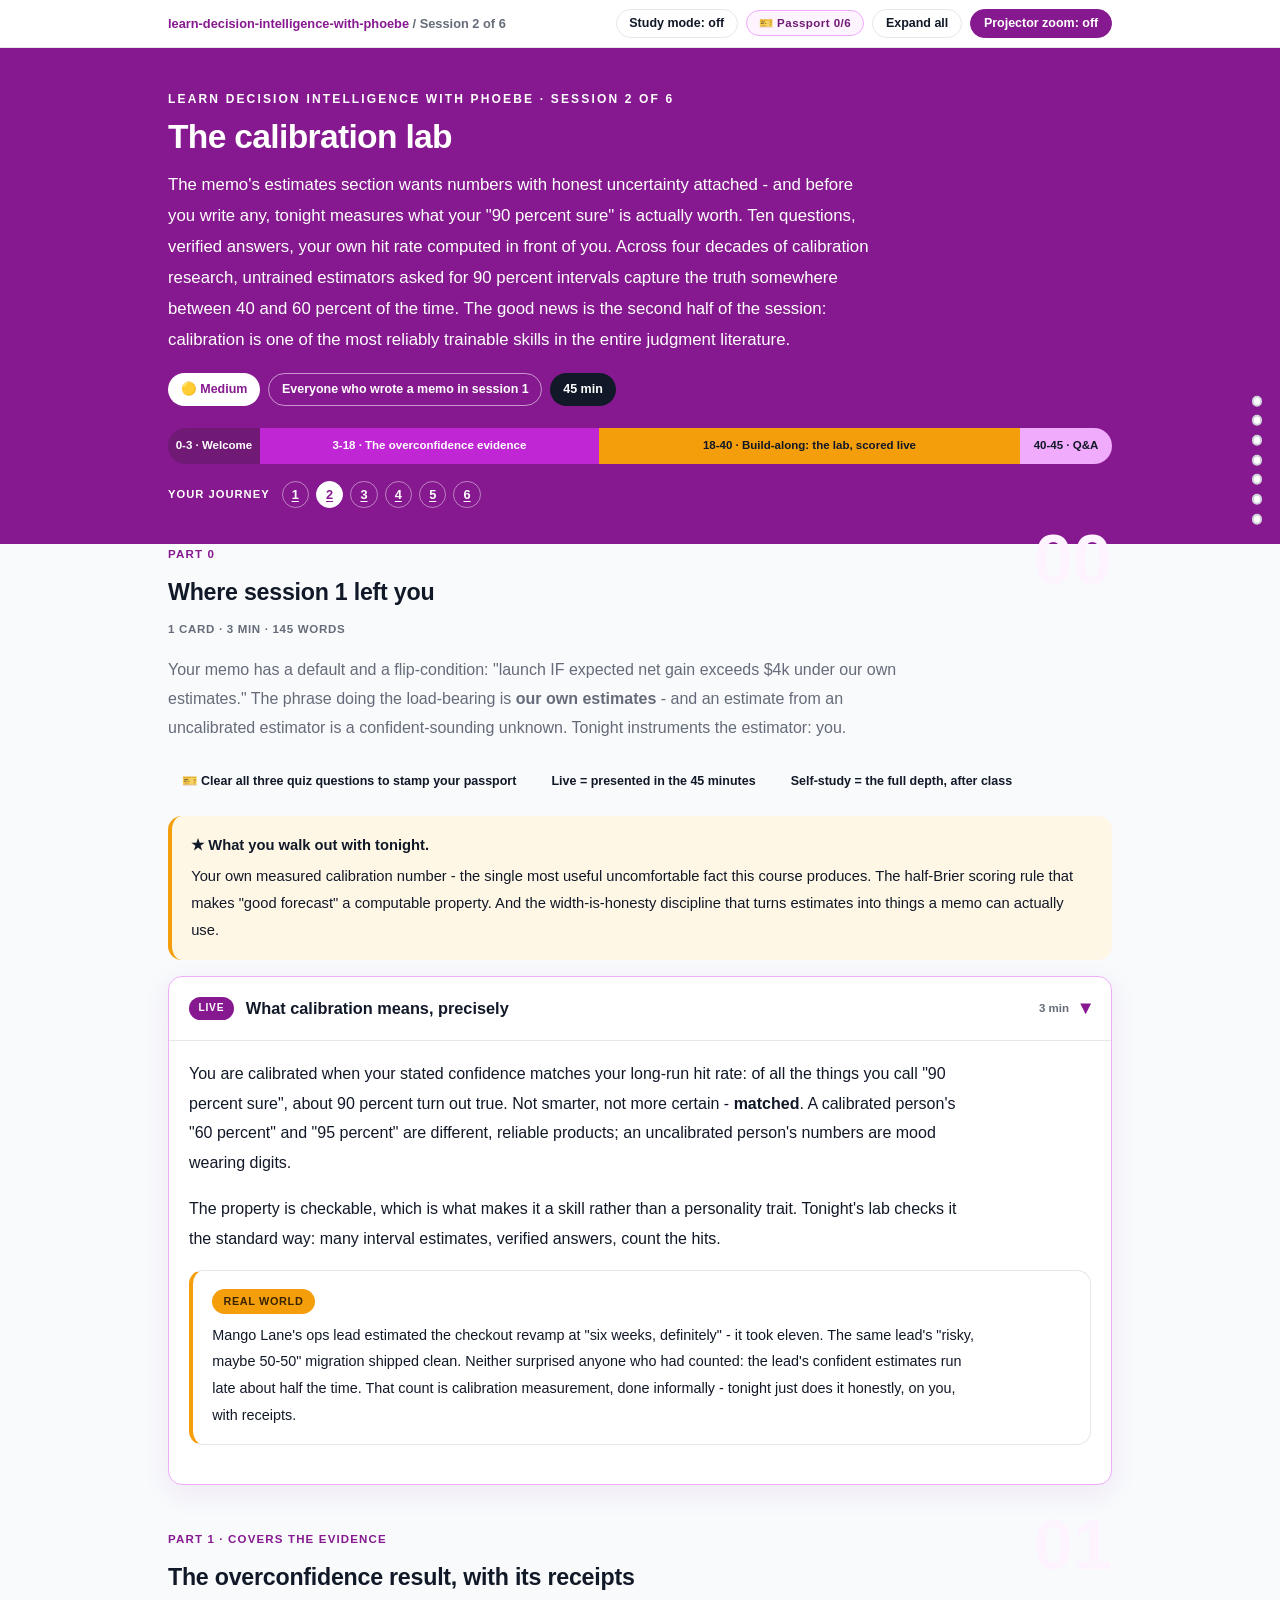
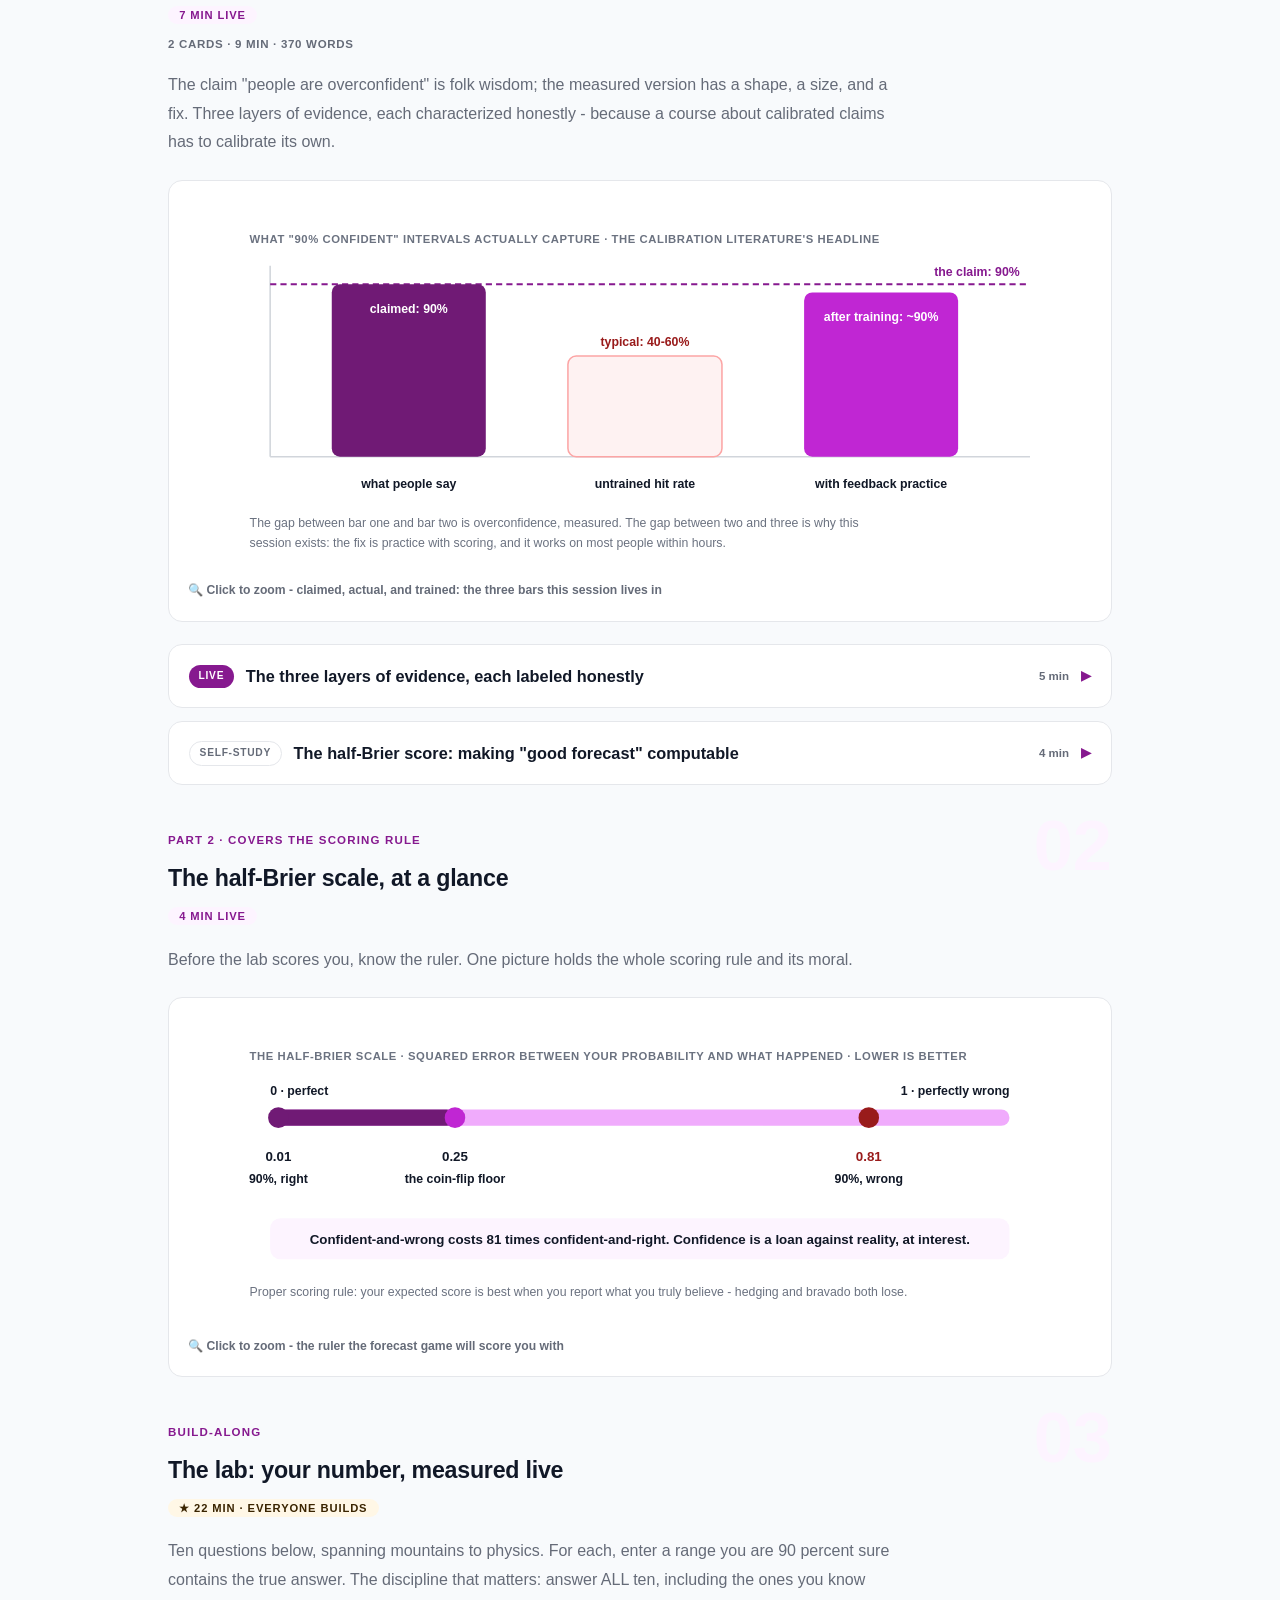
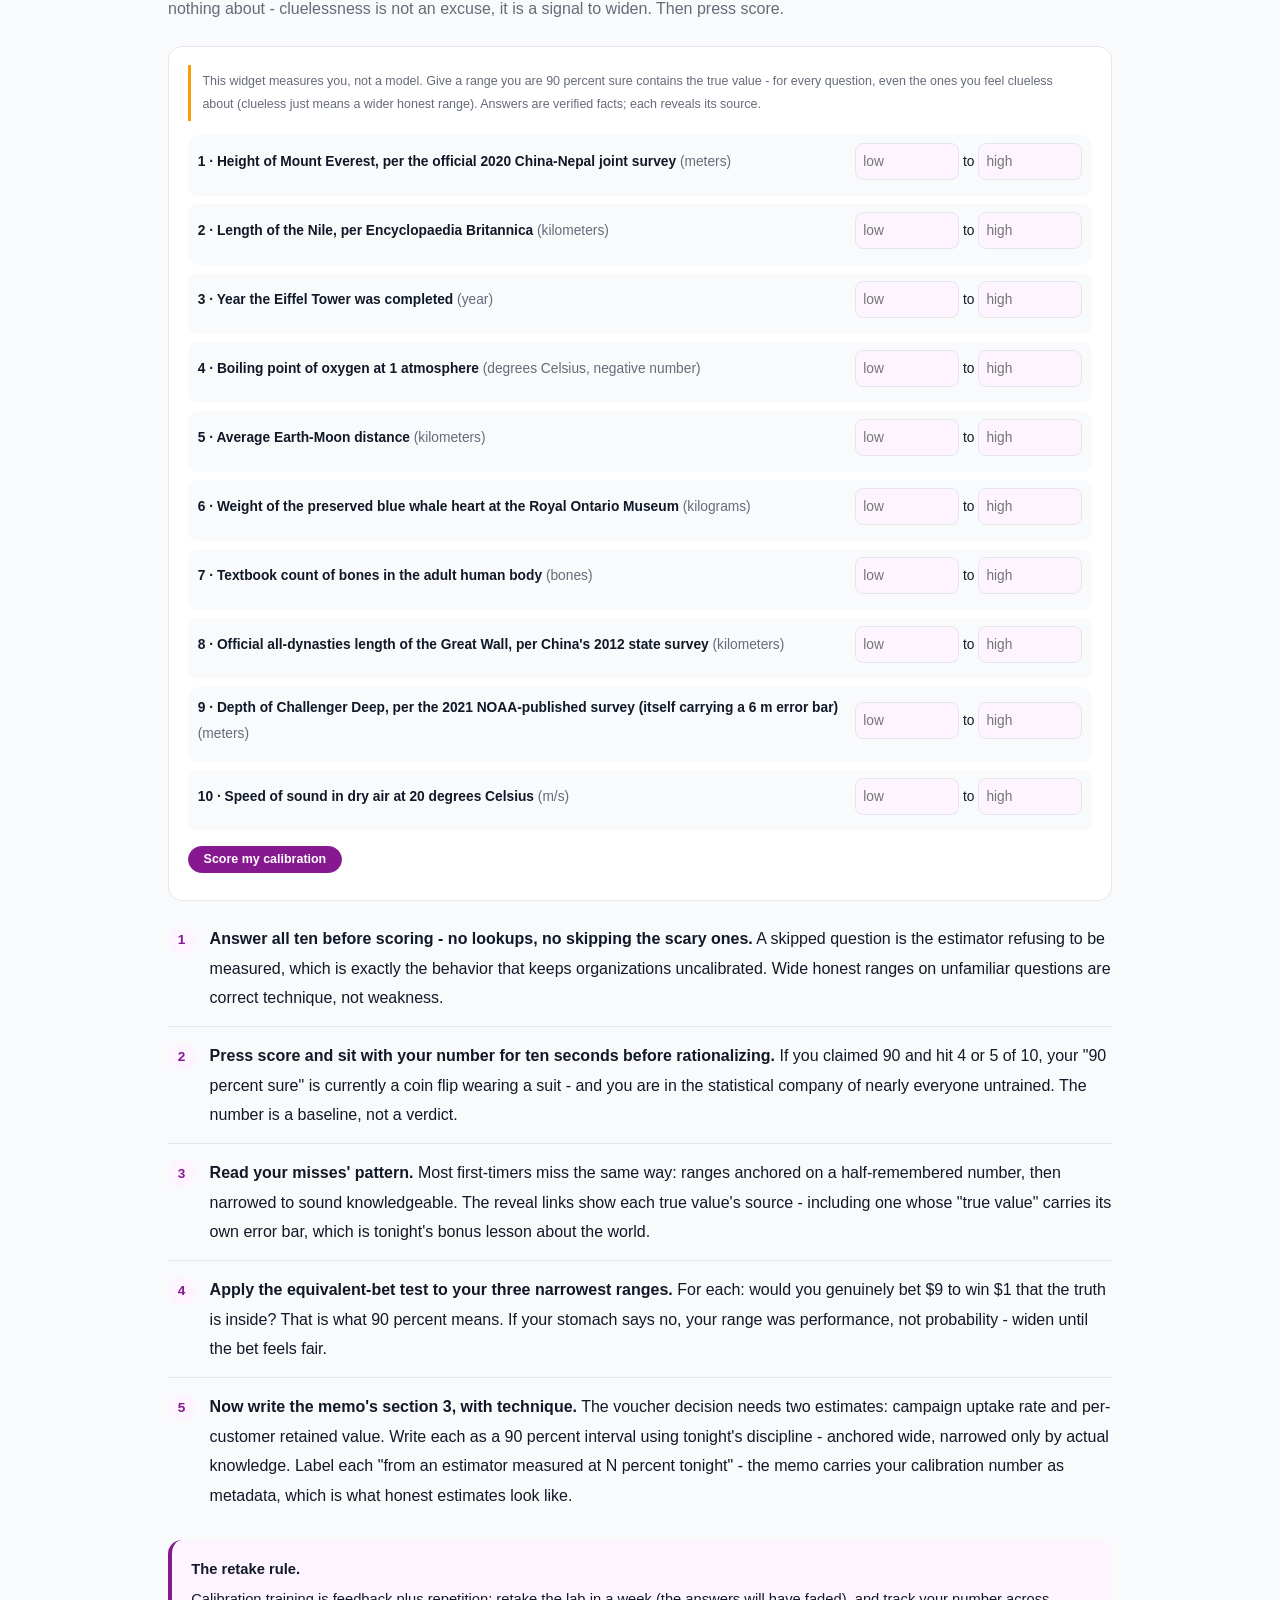
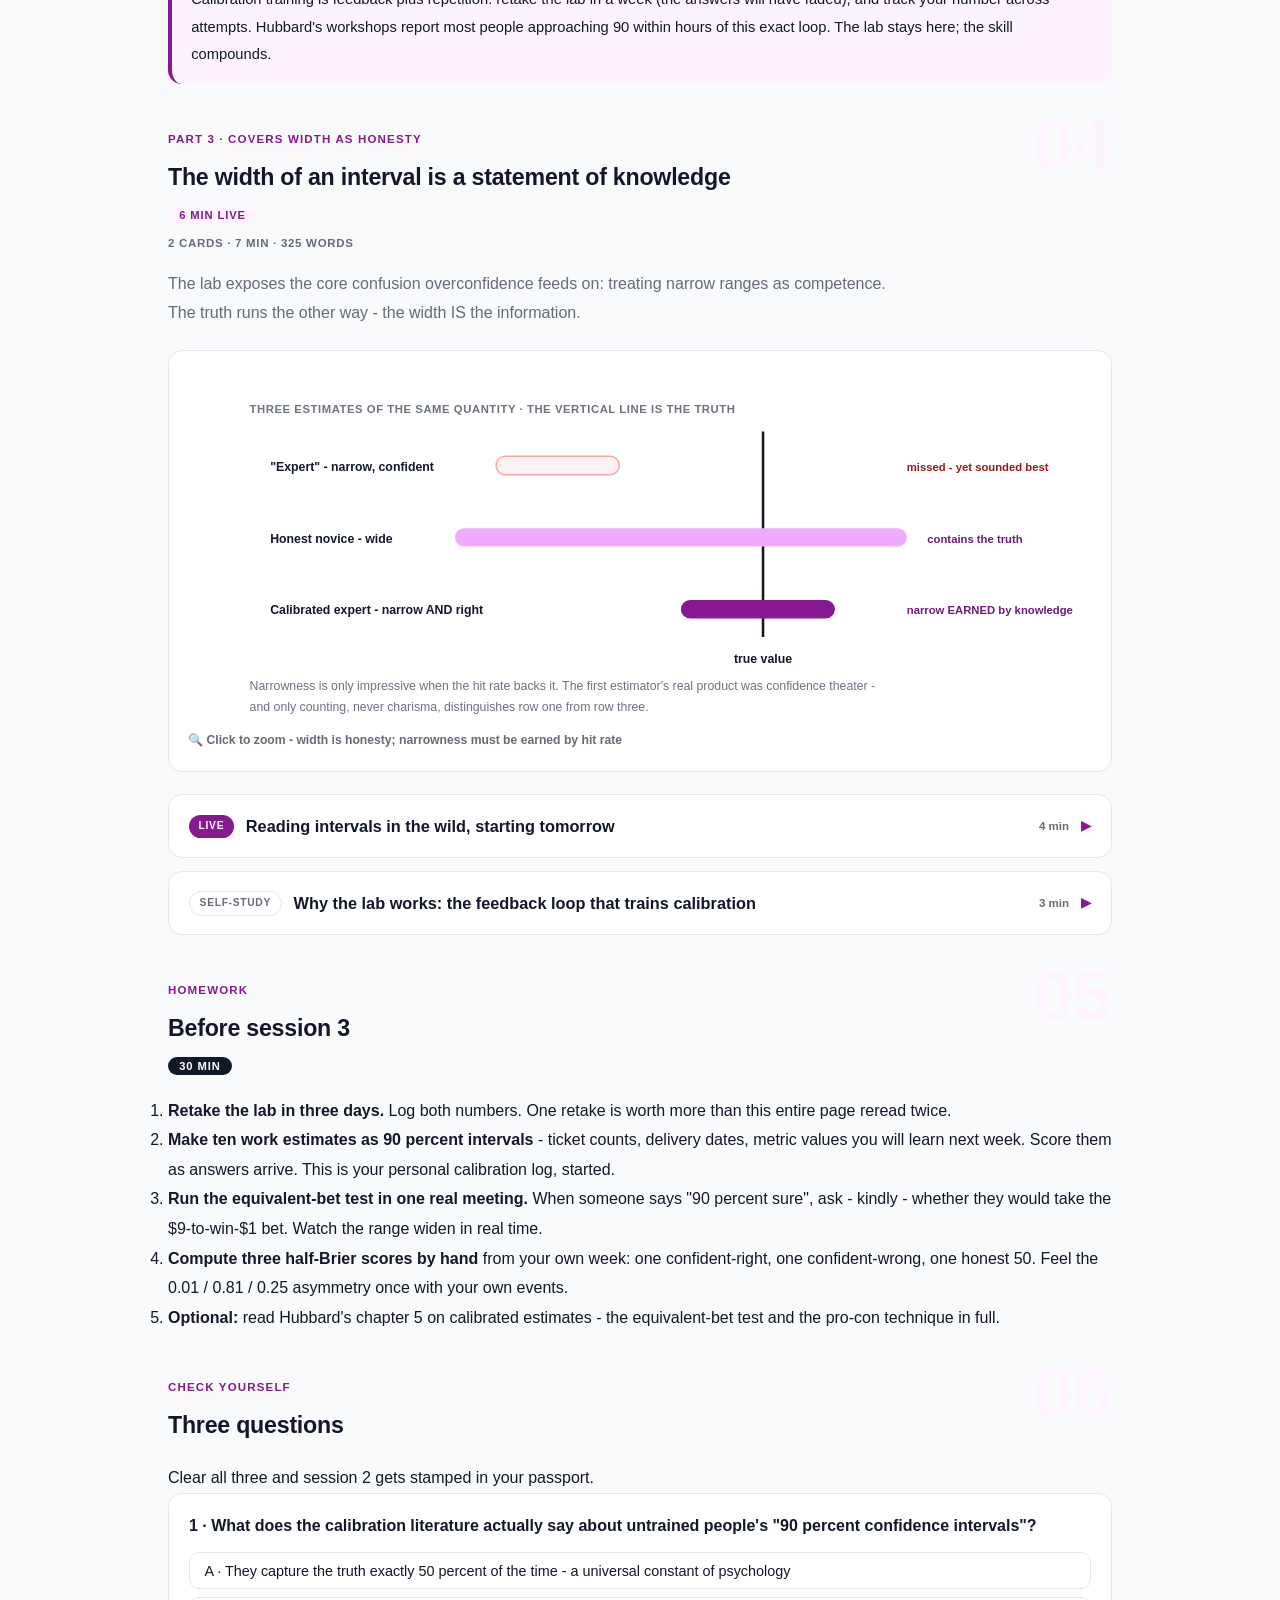
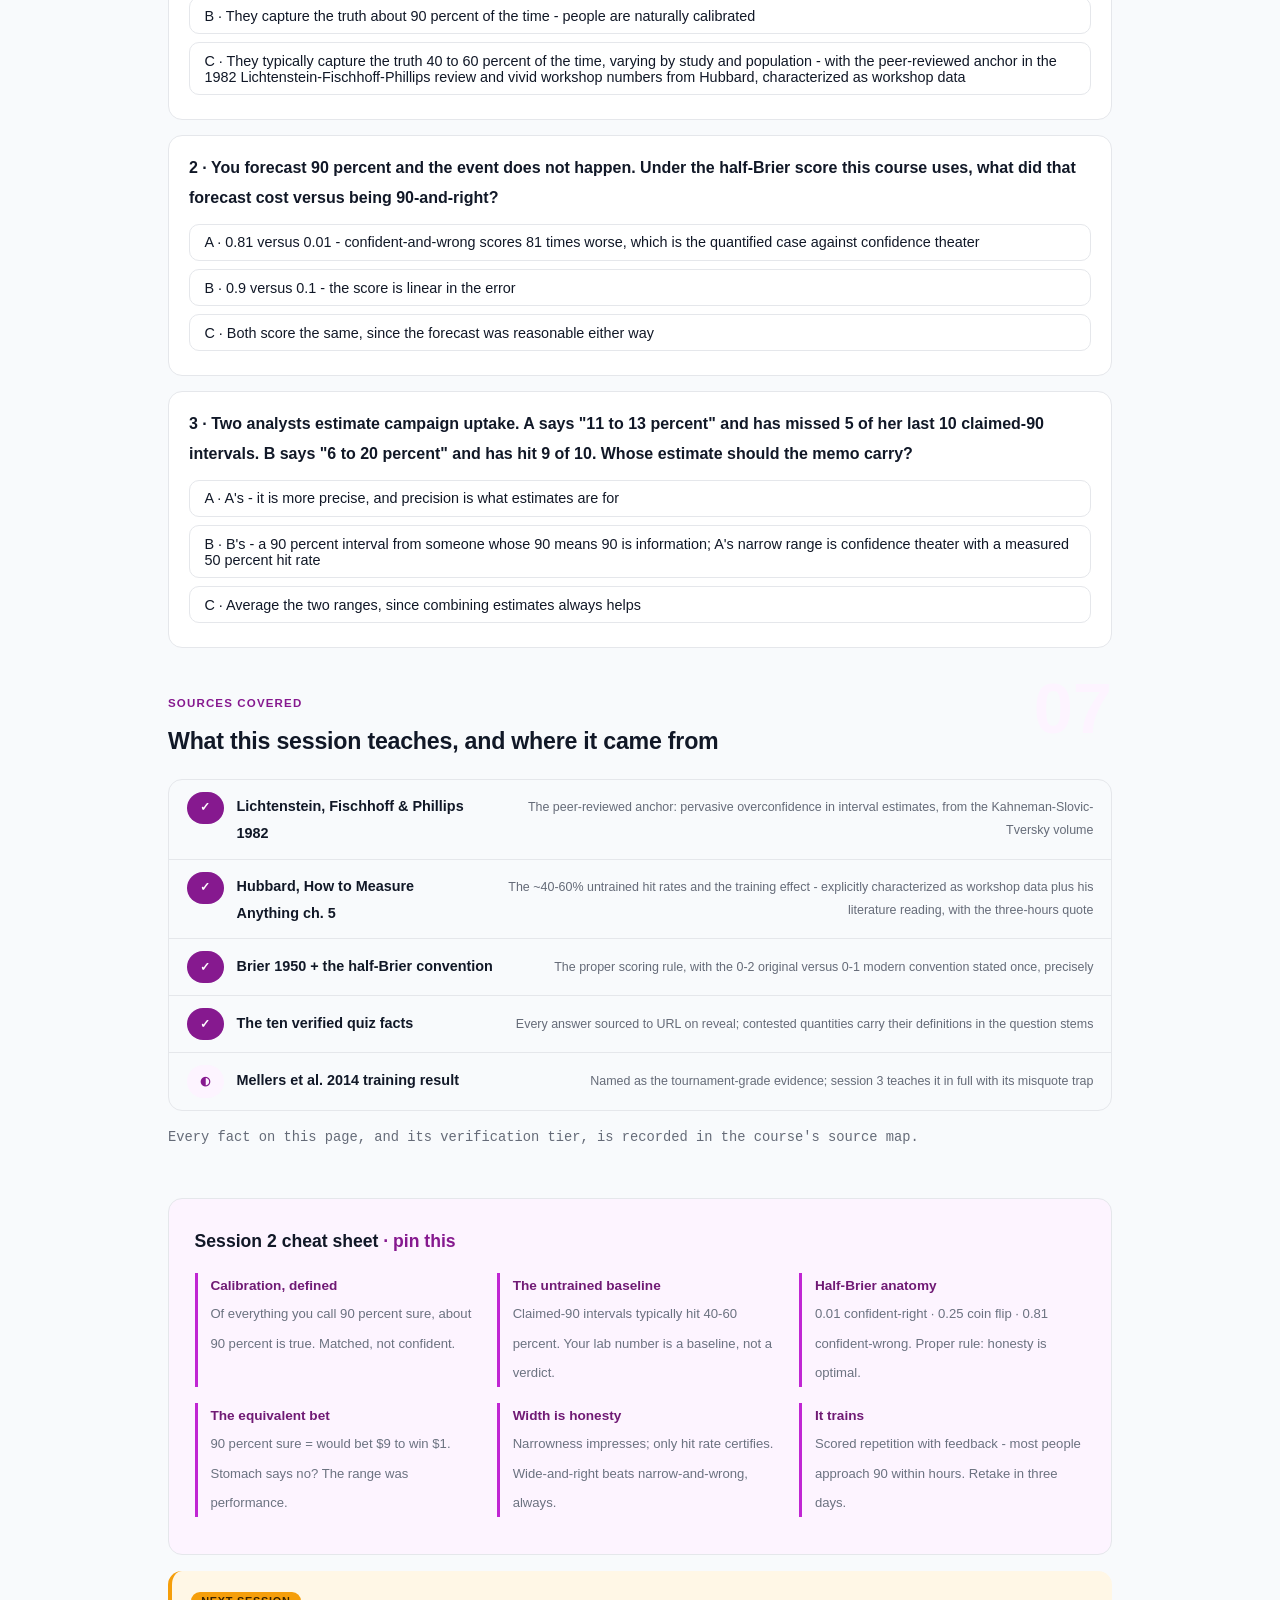
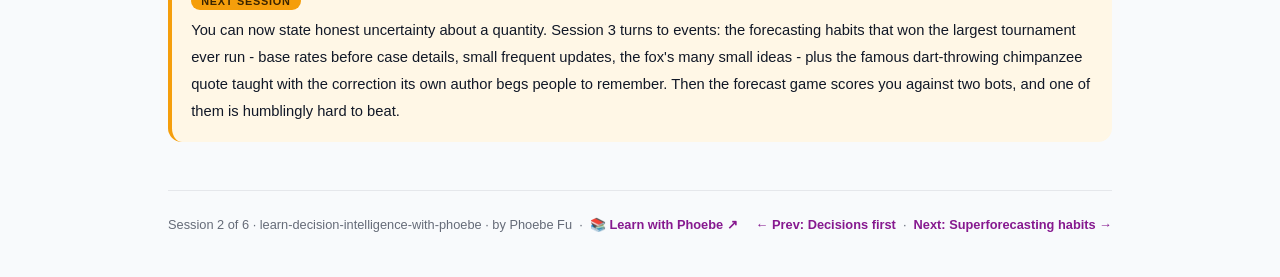
<file: courses/02-the-calibration-lab.html>
<!DOCTYPE html>
<html lang="en">
<head>
<meta charset="UTF-8">
<meta name="viewport" content="width=device-width, initial-scale=1.0">
<!-- social:start -->
<meta name="description" content="Session 2 of 6. The calibration lab: ten questions, verified answers, your own 90% intervals scored live. Untrained estimators typically hit 40-60% - and calibration is a trainable skill with a measured payoff.">
<meta property="og:type" content="article">
<meta property="og:site_name" content="Learn with Phoebe">
<meta property="og:title" content="The calibration lab - learn decision intelligence with phoebe">
<meta property="og:description" content="Session 2 of 6. Your own 90% intervals, scored live against verified facts. Bring humility.">
<meta property="og:url" content="https://phoebefu6.github.io/learn-decision-intelligence-with-phoebe/courses/02-the-calibration-lab.html">
<meta property="og:image" content="https://phoebefu6.github.io/learn-decision-intelligence-with-phoebe/assets/og-cover.png">
<meta property="og:image:width" content="1200">
<meta property="og:image:height" content="630">
<meta name="twitter:card" content="summary_large_image">
<meta name="twitter:title" content="The calibration lab - learn decision intelligence with phoebe">
<meta name="twitter:description" content="Session 2 of 6. Your own 90% intervals, scored live against verified facts.">
<meta name="twitter:image" content="https://phoebefu6.github.io/learn-decision-intelligence-with-phoebe/assets/og-cover.png">
<!-- social:end -->
<title>Session 2 · The calibration lab - learn decision intelligence with phoebe</title>
<link rel="stylesheet" href="../assets/style.css?v=23">
</head>
<body>

<div class="toolbar">
  <div class="wrap">
    <span class="crumb"><a href="../index.html">learn-decision-intelligence-with-phoebe</a> / Session 2 of 6</span>
    <button class="btn" id="toggle-all" type="button">Expand all</button>
    <button class="btn primary" id="zoom-toggle" type="button">Projector zoom: off</button>
  </div>
</div>

<header class="masthead">
  <div class="wrap">
    <div class="eyebrow">Learn Decision Intelligence with Phoebe · Session 2 of 6</div>
    <h1>The calibration <span class="accent">lab</span></h1>
    <p class="sub">The memo's estimates section wants numbers with honest uncertainty attached - and before you write any, tonight measures what your "90 percent sure" is actually worth. Ten questions, verified answers, your own hit rate computed in front of you. Across four decades of calibration research, untrained estimators asked for 90 percent intervals capture the truth somewhere between 40 and 60 percent of the time. The good news is the second half of the session: calibration is one of the most reliably trainable skills in the entire judgment literature.</p>
    <div class="chip-row">
      <span class="chip level">🟡 Medium</span>
      <span class="chip audience">Everyone who wrote a memo in session 1</span>
      <span class="chip time">45 min</span>
    </div>
    <div class="agenda">
      <span class="a1" style="flex:1">0-3 · Welcome</span>
      <span class="a2" style="flex:4">3-18 · The overconfidence evidence</span>
      <span class="a3" style="flex:5">18-40 · Build-along: the lab, scored live</span>
      <span class="a4" style="flex:1">40-45 · Q&amp;A</span>
    </div>
  </div>
</header>

<main class="wrap">

  <!-- ============ INTRO ============ -->
  <section class="section" id="intro">
    <div class="section-kicker">
      <span class="klabel">Part 0</span>
      <h2>Where session 1 left you</h2>
    </div>
    <p class="lede">Your memo has a default and a flip-condition: "launch IF expected net gain exceeds $4k under our own estimates." The phrase doing the load-bearing is <strong>our own estimates</strong> - and an estimate from an uncalibrated estimator is a confident-sounding unknown. Tonight instruments the estimator: you.</p>

    <div class="legend">
      <span class="pill">🎫 Clear all three quiz questions to stamp your passport</span>
      <span class="pill">Live = presented in the 45 minutes</span>
      <span class="pill">Self-study = the full depth, after class</span>
    </div>

    <div class="callout win">
      <p><strong>★ What you walk out with tonight.</strong> Your own measured calibration number - the single most useful uncomfortable fact this course produces. The half-Brier scoring rule that makes "good forecast" a computable property. And the width-is-honesty discipline that turns estimates into things a memo can actually use.</p>
    </div>

    <details class="card" open>
      <summary><span class="mode live">Live</span>What calibration means, precisely<span class="mini">3 min</span><span class="caret">▶</span></summary>
      <div class="body">
        <p>You are calibrated when your stated confidence matches your long-run hit rate: of all the things you call "90 percent sure", about 90 percent turn out true. Not smarter, not more certain - <strong>matched</strong>. A calibrated person's "60 percent" and "95 percent" are different, reliable products; an uncalibrated person's numbers are mood wearing digits.</p>
        <p>The property is checkable, which is what makes it a skill rather than a personality trait. Tonight's lab checks it the standard way: many interval estimates, verified answers, count the hits.</p>
        <div class="callout example">
          <span class="ex-pill">Real world</span>
          <p>Mango Lane's ops lead estimated the checkout revamp at "six weeks, definitely" - it took eleven. The same lead's "risky, maybe 50-50" migration shipped clean. Neither surprised anyone who had counted: the lead's confident estimates run late about half the time. That count is calibration measurement, done informally - tonight just does it honestly, on you, with receipts.</p>
        </div>
      </div>
    </details>
  </section>

  <!-- ============ PART 1 ============ -->
  <section class="section" id="part-1">
    <div class="section-kicker">
      <span class="klabel">Part 1 · covers the evidence</span>
      <h2>The overconfidence result, with its receipts</h2>
      <span class="tag concept">7 min live</span>
    </div>
    <p class="lede">The claim "people are overconfident" is folk wisdom; the measured version has a shape, a size, and a fix. Three layers of evidence, each characterized honestly - because a course about calibrated claims has to calibrate its own.</p>

    <figure class="zoomable">
      <svg viewBox="0 0 880 360" xmlns="http://www.w3.org/2000/svg" role="img" aria-label="Bar chart: 90 percent claimed confidence, typical untrained hit rates of 40 to 60 percent, and near 90 percent after calibration training">
        <style>
          .d2aL { font: 600 12px Inter, sans-serif; fill: #111827; }
          .d2aV { font: 800 12px Inter, sans-serif; fill: #fff; }
          .d2aK { font: 800 12px Inter, sans-serif; fill: #111827; }
          .d2aN { font: 400 12px Inter, sans-serif; fill: #6B7280; }
          .d2aT { font: 700 11px Inter, sans-serif; fill: #6B7280; letter-spacing: .05em; }
        </style>
        <text class="d2aT" x="60" y="42">WHAT "90% CONFIDENT" INTERVALS ACTUALLY CAPTURE · THE CALIBRATION LITERATURE'S HEADLINE</text>
        <line x1="80" y1="64" x2="80" y2="250" stroke="#D1D5DB" stroke-width="1.5"/>
        <line x1="80" y1="250" x2="820" y2="250" stroke="#D1D5DB" stroke-width="1.5"/>
        <line x1="80" y1="82" x2="820" y2="82" stroke="#86198F" stroke-width="2" stroke-dasharray="6 4"/>
        <text class="d2aK" x="810" y="74" text-anchor="end" fill="#86198F" style="fill:#86198F">the claim: 90%</text>
        <rect x="140" y="82" width="150" height="168" rx="8" fill="#701A75"/>
        <text class="d2aV" x="215" y="110" text-anchor="middle">claimed: 90%</text>
        <text class="d2aL" x="215" y="280" text-anchor="middle">what people say</text>
        <rect x="370" y="152" width="150" height="98" rx="8" fill="#FEF2F2" stroke="#FCA5A5" stroke-width="1.5"/>
        <text class="d2aK" x="445" y="142" text-anchor="middle" fill="#991B1B" style="fill:#991B1B">typical: 40-60%</text>
        <text class="d2aL" x="445" y="280" text-anchor="middle">untrained hit rate</text>
        <rect x="600" y="90" width="150" height="160" rx="8" fill="#C026D3"/>
        <text class="d2aV" x="675" y="118" text-anchor="middle">after training: ~90%</text>
        <text class="d2aL" x="675" y="280" text-anchor="middle">with feedback practice</text>
        <text class="d2aN" x="60" y="318">The gap between bar one and bar two is overconfidence, measured. The gap between two and three is why this</text>
        <text class="d2aN" x="60" y="338">session exists: the fix is practice with scoring, and it works on most people within hours.</text>
      </svg>
      <figcaption>🔍 Click to zoom - claimed, actual, and trained: the three bars this session lives in</figcaption>
    </figure>

    <details class="card">
      <summary><span class="mode live">Live</span>The three layers of evidence, each labeled honestly<span class="mini">5 min</span><span class="caret">▶</span></summary>
      <div class="body">
        <ul>
          <li><strong>The peer-reviewed anchor.</strong> Lichtenstein, Fischhoff and Phillips' 1982 review "Calibration of probabilities: The state of the art to 1980" - the classic synthesis in the Kahneman-Slovic-Tversky volume - documented pervasive overconfidence in interval estimates across studies and populations. This is the load-bearing citation.</li>
          <li><strong>The practitioner numbers.</strong> Douglas Hubbard's How to Measure Anything reports untrained subjects capturing the truth in some studies only about half the time on claimed-90% intervals, approaching 90 after calibration practice; his training deck states that "a small amount of training (three hours) can significantly improve calibration of estimates". Honest label: these are his workshop data plus his reading of the literature, not a peer-reviewed evaluation of his method - useful, vivid, and characterized as exactly what they are.</li>
          <li><strong>The tournament-grade result.</strong> In the largest forecasting tournament ever run, a probabilistic-reasoning module - about 45 minutes, teaching reference classes and bias correction - measurably improved forecasters' accuracy, with benefits lasting across periods of 8 to 10 months. Session 3 gives that study its full treatment.</li>
        </ul>
        <div class="callout tip">
          <p><strong>Why the range 40-60 and never a single number.</strong> Untrained hit rates vary by study and population. A course that said "exactly 50 percent" would be committing the very sin it teaches against: false precision where the honest statement is an interval. The claim's own uncertainty, stated - practice what session 6 preaches.</p>
        </div>
      </div>
    </details>

    <details class="card">
      <summary><span class="mode self">Self-study</span>The half-Brier score: making "good forecast" computable<span class="mini">4 min</span><span class="caret">▶</span></summary>
      <div class="body">
        <p>Glenn Brier's 1950 rule scores a probability forecast against what happened: squared error between the stated probability and the 0-or-1 outcome. This course uses the modern <strong>half-Brier</strong> convention throughout - one squared term, range 0 to 1 - rather than Brier's original category-summed version, whose binary range is 0 to 2. Same idea, half the number; worth knowing both exist because the tournament literature uses the original.</p>
        <table class="clean">
          <tr><th>You said</th><th>It happened?</th><th>Half-Brier</th><th>Reading</th></tr>
          <tr><td>90%</td><td>yes</td><td>(0.9 - 1)^2 = <strong>0.01</strong></td><td>confident and right: nearly free</td></tr>
          <tr><td>90%</td><td>no</td><td>(0.9 - 0)^2 = <strong>0.81</strong></td><td>confident and wrong: brutal</td></tr>
          <tr><td>50%</td><td>either</td><td><strong>0.25</strong></td><td>the coin-flip floor - shrug quantified</td></tr>
          <tr><td>60%</td><td>yes</td><td><strong>0.16</strong></td><td>mild lean, mildly rewarded</td></tr>
        </table>
        <p>Two properties make it the standard. It is <strong>proper</strong>: your expected score is best when you report what you truly believe - hedging and bravado both cost. And its asymmetry is the calibration lesson in one row: being 90-and-wrong costs 81 times being 90-and-right. Confidence is a loan against reality, at interest.</p>
      </div>
    </details>
  </section>

  <!-- ============ PART 1B ============ -->
  <section class="section" id="part-1b">
    <div class="section-kicker">
      <span class="klabel">Part 2 · covers the scoring rule</span>
      <h2>The half-Brier scale, at a glance</h2>
      <span class="tag concept">4 min live</span>
    </div>
    <p class="lede">Before the lab scores you, know the ruler. One picture holds the whole scoring rule and its moral.</p>

    <figure class="zoomable">
      <svg viewBox="0 0 880 300" xmlns="http://www.w3.org/2000/svg" role="img" aria-label="The half-Brier scale from 0 to 1: confident-and-right scores 0.01, a coin flip scores 0.25, confident-and-wrong scores 0.81">
        <style>
          .d2cL { font: 600 12px Inter, sans-serif; fill: #111827; }
          .d2cV { font: 800 13px Inter, sans-serif; fill: #111827; }
          .d2cW { font: 800 12px Inter, sans-serif; fill: #fff; }
          .d2cN { font: 400 12px Inter, sans-serif; fill: #6B7280; }
          .d2cT { font: 700 11px Inter, sans-serif; fill: #6B7280; letter-spacing: .05em; }
        </style>
        <text class="d2cT" x="60" y="42">THE HALF-BRIER SCALE · SQUARED ERROR BETWEEN YOUR PROBABILITY AND WHAT HAPPENED · LOWER IS BETTER</text>
        <rect x="80" y="90" width="720" height="16" rx="8" fill="#F0ABFC"/>
        <rect x="80" y="90" width="180" height="16" rx="8" fill="#701A75"/>
        <text class="d2cL" x="80" y="76">0 · perfect</text>
        <text class="d2cL" x="800" y="76" text-anchor="end">1 · perfectly wrong</text>
        <circle cx="88" cy="98" r="10" fill="#701A75"/>
        <text class="d2cV" x="88" y="140" text-anchor="middle">0.01</text>
        <text class="d2cL" x="88" y="162" text-anchor="middle">90%, right</text>
        <circle cx="260" cy="98" r="10" fill="#C026D3"/>
        <text class="d2cV" x="260" y="140" text-anchor="middle">0.25</text>
        <text class="d2cL" x="260" y="162" text-anchor="middle">the coin-flip floor</text>
        <circle cx="663" cy="98" r="10" fill="#991B1B"/>
        <text class="d2cV" x="663" y="140" text-anchor="middle" fill="#991B1B" style="fill:#991B1B">0.81</text>
        <text class="d2cL" x="663" y="162" text-anchor="middle">90%, wrong</text>
        <rect x="80" y="196" width="720" height="40" rx="10" fill="#FDF4FF"/>
        <text class="d2cV" x="440" y="221" text-anchor="middle">Confident-and-wrong costs 81 times confident-and-right. Confidence is a loan against reality, at interest.</text>
        <text class="d2cN" x="60" y="272">Proper scoring rule: your expected score is best when you report what you truly believe - hedging and bravado both lose.</text>
      </svg>
      <figcaption>🔍 Click to zoom - the ruler the forecast game will score you with</figcaption>
    </figure>
  </section>

  <!-- ============ DEMO ============ -->
  <section class="section" id="demo-1">
    <div class="section-kicker">
      <span class="klabel">Build-along</span>
      <h2>The lab: your number, measured live</h2>
      <span class="tag demo">★ 22 min · everyone builds</span>
    </div>
    <p class="lede">Ten questions below, spanning mountains to physics. For each, enter a range you are 90 percent sure contains the true answer. The discipline that matters: answer ALL ten, including the ones you know nothing about - cluelessness is not an excuse, it is a signal to widen. Then press score.</p>

    <div id="di-calibrate"></div>

    <div class="steps">
      <div class="step"><p><strong>Answer all ten before scoring - no lookups, no skipping the scary ones.</strong> A skipped question is the estimator refusing to be measured, which is exactly the behavior that keeps organizations uncalibrated. Wide honest ranges on unfamiliar questions are correct technique, not weakness.</p></div>
      <div class="step"><p><strong>Press score and sit with your number for ten seconds before rationalizing.</strong> If you claimed 90 and hit 4 or 5 of 10, your "90 percent sure" is currently a coin flip wearing a suit - and you are in the statistical company of nearly everyone untrained. The number is a baseline, not a verdict.</p></div>
      <div class="step"><p><strong>Read your misses' pattern.</strong> Most first-timers miss the same way: ranges anchored on a half-remembered number, then narrowed to sound knowledgeable. The reveal links show each true value's source - including one whose "true value" carries its own error bar, which is tonight's bonus lesson about the world.</p></div>
      <div class="step"><p><strong>Apply the equivalent-bet test to your three narrowest ranges.</strong> For each: would you genuinely bet $9 to win $1 that the truth is inside? That is what 90 percent means. If your stomach says no, your range was performance, not probability - widen until the bet feels fair.</p></div>
      <div class="step"><p><strong>Now write the memo's section 3, with technique.</strong> The voucher decision needs two estimates: campaign uptake rate and per-customer retained value. Write each as a 90 percent interval using tonight's discipline - anchored wide, narrowed only by actual knowledge. Label each "from an estimator measured at N percent tonight" - the memo carries your calibration number as metadata, which is what honest estimates look like.</p></div>
    </div>

    <div class="callout tip">
      <p><strong>The retake rule.</strong> Calibration training is feedback plus repetition: retake the lab in a week (the answers will have faded), and track your number across attempts. Hubbard's workshops report most people approaching 90 within hours of this exact loop. The lab stays here; the skill compounds.</p>
    </div>
  </section>

  <!-- ============ PART 2 ============ -->
  <section class="section" id="part-2">
    <div class="section-kicker">
      <span class="klabel">Part 3 · covers width as honesty</span>
      <h2>The width of an interval is a statement of knowledge</h2>
      <span class="tag concept">6 min live</span>
    </div>
    <p class="lede">The lab exposes the core confusion overconfidence feeds on: treating narrow ranges as competence. The truth runs the other way - the width IS the information.</p>

    <figure class="zoomable">
      <svg viewBox="0 0 880 340" xmlns="http://www.w3.org/2000/svg" role="img" aria-label="Three estimators compared: narrow and wrong misses the true value, wide and honest contains it, and calibrated-narrow contains it with genuine knowledge">
        <style>
          .d2bL { font: 600 12px Inter, sans-serif; fill: #111827; }
          .d2bR { font: 700 11px Inter, sans-serif; fill: #991B1B; }
          .d2bG { font: 700 11px Inter, sans-serif; fill: #701A75; }
          .d2bN { font: 400 12px Inter, sans-serif; fill: #6B7280; }
          .d2bT { font: 700 11px Inter, sans-serif; fill: #6B7280; letter-spacing: .05em; }
        </style>
        <text class="d2bT" x="60" y="42">THREE ESTIMATES OF THE SAME QUANTITY · THE VERTICAL LINE IS THE TRUTH</text>
        <line x1="560" y1="60" x2="560" y2="260" stroke="#111827" stroke-width="2.5"/>
        <text class="d2bL" x="560" y="285" text-anchor="middle">true value</text>
        <text class="d2bL" x="80" y="98">"Expert" - narrow, confident</text>
        <rect x="300" y="84" width="120" height="18" rx="9" fill="#FEF2F2" stroke="#FCA5A5" stroke-width="1.5"/>
        <text class="d2bR" x="700" y="98">missed - yet sounded best</text>
        <text class="d2bL" x="80" y="168">Honest novice - wide</text>
        <rect x="260" y="154" width="440" height="18" rx="9" fill="#F0ABFC"/>
        <text class="d2bG" x="720" y="168">contains the truth</text>
        <text class="d2bL" x="80" y="238">Calibrated expert - narrow AND right</text>
        <rect x="480" y="224" width="150" height="18" rx="9" fill="#86198F"/>
        <text class="d2bG" x="700" y="238">narrow EARNED by knowledge</text>
        <text class="d2bN" x="60" y="312">Narrowness is only impressive when the hit rate backs it. The first estimator's real product was confidence theater -</text>
        <text class="d2bN" x="60" y="332">and only counting, never charisma, distinguishes row one from row three.</text>
      </svg>
      <figcaption>🔍 Click to zoom - width is honesty; narrowness must be earned by hit rate</figcaption>
    </figure>

    <details class="card">
      <summary><span class="mode live">Live</span>Reading intervals in the wild, starting tomorrow<span class="mini">4 min</span><span class="caret">▶</span></summary>
      <div class="body">
        <p>Once you hold the width-is-honesty frame, meetings change. Three habits worth installing:</p>
        <ul>
          <li><strong>Ask for the interval, not the number.</strong> "Six weeks" becomes "four to eleven weeks, 90 percent" - and suddenly the plan has contingency where the false precision used to be. A point estimate is an interval with its honesty amputated.</li>
          <li><strong>Track hit rates, not vibes.</strong> The colleague whose "definitely" runs 50-50 and the quiet one whose ranges always contain the truth - only counting reveals which is which. A simple log of stated intervals versus outcomes is a team calibration lab, free.</li>
          <li><strong>Reward the wide-and-right over the narrow-and-wrong.</strong> Most orgs do the opposite: confidence gets the promotion, honesty gets "why so vague". The Brier asymmetry - 0.81 versus 0.01 - is the argument to bring: confident-and-wrong is not near-right, it is the worst score on the board.</li>
        </ul>
        <div class="callout example">
          <span class="ex-pill">Real world</span>
          <p>The Challenger Deep question in tonight's lab hides the deepest lesson: the 2021 survey's own answer carries a plus-minus 6 meter error bar, and other modern surveys differ by tens of meters. Even "the true value" is an interval when you look closely enough. An estimator uncomfortable with width is uncomfortable with how knowledge actually works.</p>
        </div>
      </div>
    </details>

    <details class="card">
      <summary><span class="mode self">Self-study</span>Why the lab works: the feedback loop that trains calibration<span class="mini">3 min</span><span class="caret">▶</span></summary>
      <div class="body">
        <p>Calibration training is unusually reliable for a cognitive skill, and the mechanism is mundane: <strong>scored repetition with immediate feedback</strong>. Everyday life never provides it - your confident claims are rarely checked, and the checks arrive too late to attribute. The lab compresses the loop to seconds.</p>
        <ul>
          <li><strong>Repetition:</strong> many estimates, so the hit rate is a real frequency rather than an anecdote.</li>
          <li><strong>Verified feedback:</strong> every reveal carries its source - no arguing with the answer key.</li>
          <li><strong>The equivalent bet:</strong> converting "90 percent sure" into "bet $9 to win $1" recruits the part of your judgment that handles stakes honestly - Hubbard's most portable trick.</li>
          <li><strong>Spaced retakes:</strong> the training literature's durability finding - effects lasting months from under an hour of practice - is the reason the retake rule exists.</li>
        </ul>
      </div>
    </details>
  </section>

  <!-- ============ HOMEWORK ============ -->
  <section class="section" id="exercise">
    <div class="section-kicker">
      <span class="klabel">Homework</span>
      <h2>Before session 3</h2>
      <span class="tag exercise">30 min</span>
    </div>
    <ol>
      <li><strong>Retake the lab in three days.</strong> Log both numbers. One retake is worth more than this entire page reread twice.</li>
      <li><strong>Make ten work estimates as 90 percent intervals</strong> - ticket counts, delivery dates, metric values you will learn next week. Score them as answers arrive. This is your personal calibration log, started.</li>
      <li><strong>Run the equivalent-bet test in one real meeting.</strong> When someone says "90 percent sure", ask - kindly - whether they would take the $9-to-win-$1 bet. Watch the range widen in real time.</li>
      <li><strong>Compute three half-Brier scores by hand</strong> from your own week: one confident-right, one confident-wrong, one honest 50. Feel the 0.01 / 0.81 / 0.25 asymmetry once with your own events.</li>
      <li><strong>Optional:</strong> read Hubbard's chapter 5 on calibrated estimates - the equivalent-bet test and the pro-con technique in full.</li>
    </ol>
  </section>

  <!-- ============ QUIZ ============ -->
  <section class="section" id="quiz">
    <div class="section-kicker">
      <span class="klabel">Check yourself</span>
      <h2>Three questions</h2>
    </div>
    <p>Clear all three and session 2 gets stamped in your passport.</p>

    <div class="quiz-q" data-answer="2">
      <p class="qtext">1 · What does the calibration literature actually say about untrained people's "90 percent confidence intervals"?</p>
      <button class="qopt" type="button">A · They capture the truth exactly 50 percent of the time - a universal constant of psychology</button>
      <button class="qopt" type="button">B · They capture the truth about 90 percent of the time - people are naturally calibrated</button>
      <button class="qopt" type="button">C · They typically capture the truth 40 to 60 percent of the time, varying by study and population - with the peer-reviewed anchor in the 1982 Lichtenstein-Fischhoff-Phillips review and vivid workshop numbers from Hubbard, characterized as workshop data</button>
      <p class="qwhy">The range matters twice: it is what the evidence says, and stating a range instead of a false constant is the course practicing its own discipline. Hubbard's ~50% figure is real but workshop-sourced; the academic anchor is the 1982 review documenting pervasive interval overconfidence.</p>
    </div>

    <div class="quiz-q" data-answer="0">
      <p class="qtext">2 · You forecast 90 percent and the event does not happen. Under the half-Brier score this course uses, what did that forecast cost versus being 90-and-right?</p>
      <button class="qopt" type="button">A · 0.81 versus 0.01 - confident-and-wrong scores 81 times worse, which is the quantified case against confidence theater</button>
      <button class="qopt" type="button">B · 0.9 versus 0.1 - the score is linear in the error</button>
      <button class="qopt" type="button">C · Both score the same, since the forecast was reasonable either way</button>
      <p class="qwhy">(0.9 - 0)^2 = 0.81 against (0.9 - 1)^2 = 0.01. The squaring is the point: it makes the rule proper (truthful reporting is optimal) and prices bravado honestly. Note the convention: this is the modern half-Brier (0 to 1); Brier's 1950 original sums over categories and runs 0 to 2 for binary events.</p>
    </div>

    <div class="quiz-q" data-answer="1">
      <p class="qtext">3 · Two analysts estimate campaign uptake. A says "11 to 13 percent" and has missed 5 of her last 10 claimed-90 intervals. B says "6 to 20 percent" and has hit 9 of 10. Whose estimate should the memo carry?</p>
      <button class="qopt" type="button">A · A's - it is more precise, and precision is what estimates are for</button>
      <button class="qopt" type="button">B · B's - a 90 percent interval from someone whose 90 means 90 is information; A's narrow range is confidence theater with a measured 50 percent hit rate</button>
      <button class="qopt" type="button">C · Average the two ranges, since combining estimates always helps</button>
      <p class="qwhy">An interval's value is its width TIMES its reliability, and only the hit rate certifies the reliability. A's range sounds better in the meeting and is measurably a coin flip. This is also why the memo records the estimator's calibration number as metadata - and why naive averaging with an uncalibrated input imports the miscalibration.</p>
    </div>

    <p class="quiz-score"></p>
  </section>

  <!-- ============ OFFICIAL COVERAGE ============ -->
  <section class="section" id="official">
    <div class="section-kicker">
      <span class="klabel">Sources covered</span>
      <h2>What this session teaches, and where it came from</h2>
    </div>
    <div class="covered">
      <div class="covered-row"><span class="status pill solid">✓</span><span class="name">Lichtenstein, Fischhoff &amp; Phillips 1982</span><span class="note">The peer-reviewed anchor: pervasive overconfidence in interval estimates, from the Kahneman-Slovic-Tversky volume</span></div>
      <div class="covered-row"><span class="status pill solid">✓</span><span class="name">Hubbard, How to Measure Anything ch. 5</span><span class="note">The ~40-60% untrained hit rates and the training effect - explicitly characterized as workshop data plus his literature reading, with the three-hours quote</span></div>
      <div class="covered-row"><span class="status pill solid">✓</span><span class="name">Brier 1950 + the half-Brier convention</span><span class="note">The proper scoring rule, with the 0-2 original versus 0-1 modern convention stated once, precisely</span></div>
      <div class="covered-row"><span class="status pill solid">✓</span><span class="name">The ten verified quiz facts</span><span class="note">Every answer sourced to URL on reveal; contested quantities carry their definitions in the question stems</span></div>
      <div class="covered-row"><span class="status pill light">◐</span><span class="name">Mellers et al. 2014 training result</span><span class="note">Named as the tournament-grade evidence; session 3 teaches it in full with its misquote trap</span></div>
    </div>
    <p class="mono" style="margin-top:14px">Every fact on this page, and its verification tier, is recorded in the course's source map.</p>
  </section>

  <!-- ============ CHEAT SHEET ============ -->
  <section class="cheat" id="cheatsheet">
    <h3>Session 2 cheat sheet <span>· pin this</span></h3>
    <div class="grid-2">
      <div class="cheat-item"><b>Calibration, defined</b><span>Of everything you call 90 percent sure, about 90 percent is true. Matched, not confident.</span></div>
      <div class="cheat-item"><b>The untrained baseline</b><span>Claimed-90 intervals typically hit 40-60 percent. Your lab number is a baseline, not a verdict.</span></div>
      <div class="cheat-item"><b>Half-Brier anatomy</b><span>0.01 confident-right · 0.25 coin flip · 0.81 confident-wrong. Proper rule: honesty is optimal.</span></div>
      <div class="cheat-item"><b>The equivalent bet</b><span>90 percent sure = would bet $9 to win $1. Stomach says no? The range was performance.</span></div>
      <div class="cheat-item"><b>Width is honesty</b><span>Narrowness impresses; only hit rate certifies. Wide-and-right beats narrow-and-wrong, always.</span></div>
      <div class="cheat-item"><b>It trains</b><span>Scored repetition with feedback - most people approach 90 within hours. Retake in three days.</span></div>
    </div>
  </section>

  <div class="callout next">
    <span class="nx-pill">Next session</span>
    <p>You can now state honest uncertainty about a quantity. Session 3 turns to events: the forecasting habits that won the largest tournament ever run - base rates before case details, small frequent updates, the fox's many small ideas - plus the famous dart-throwing chimpanzee quote taught with the correction its own author begs people to remember. Then the forecast game scores you against two bots, and one of them is humblingly hard to beat.</p>
  </div>

  <footer class="pagefoot">
    <span>Session 2 of 6 · learn-decision-intelligence-with-phoebe · by Phoebe Fu &nbsp;·&nbsp; 📚 <a href="https://phoebefu6.github.io/learn-with-phoebe/">Learn with Phoebe ↗</a></span>
    <span><a href="01-decisions-first.html">← Prev: Decisions first</a> &nbsp;·&nbsp; <a href="03-superforecasting-habits.html">Next: Superforecasting habits →</a></span>
  </footer>

</main>

<script src="../assets/app.js?v=21"></script>
<script src="../assets/di-live.js?v=1"></script>
</body>
</html>
</file>
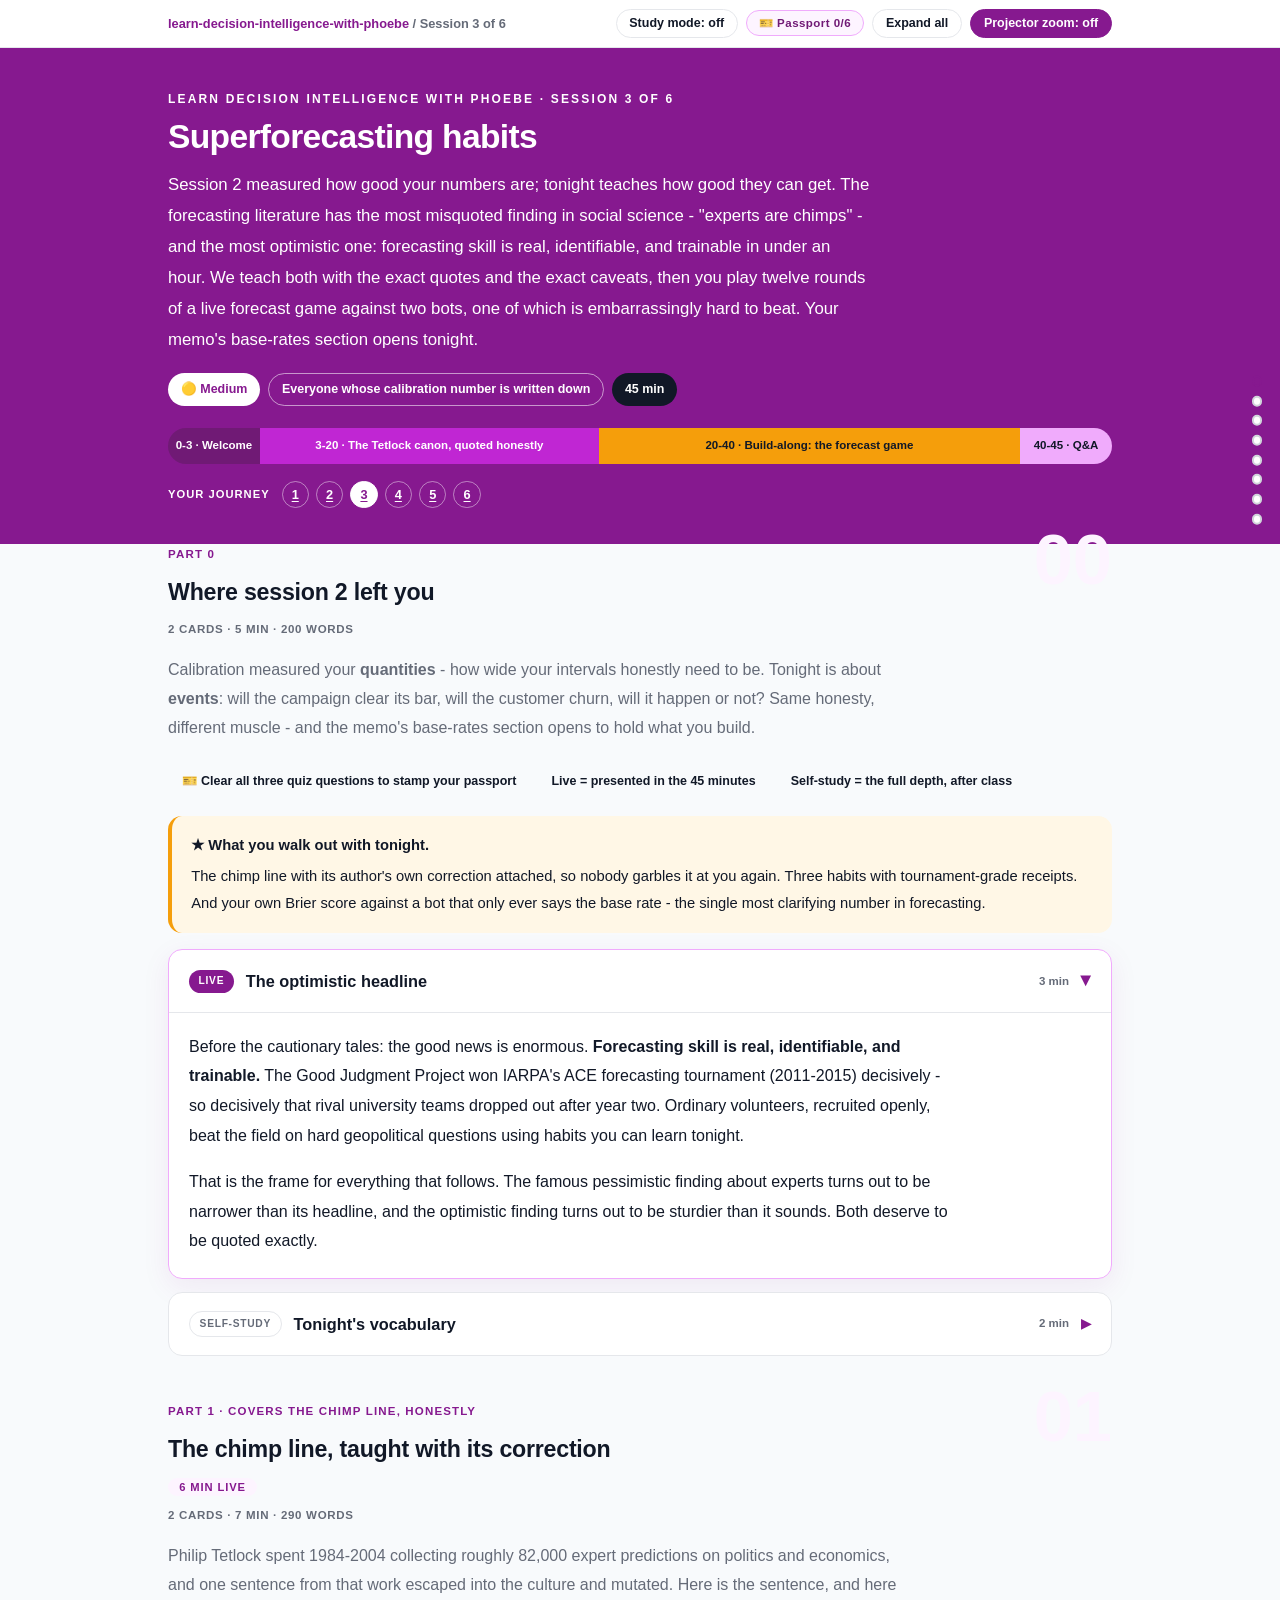
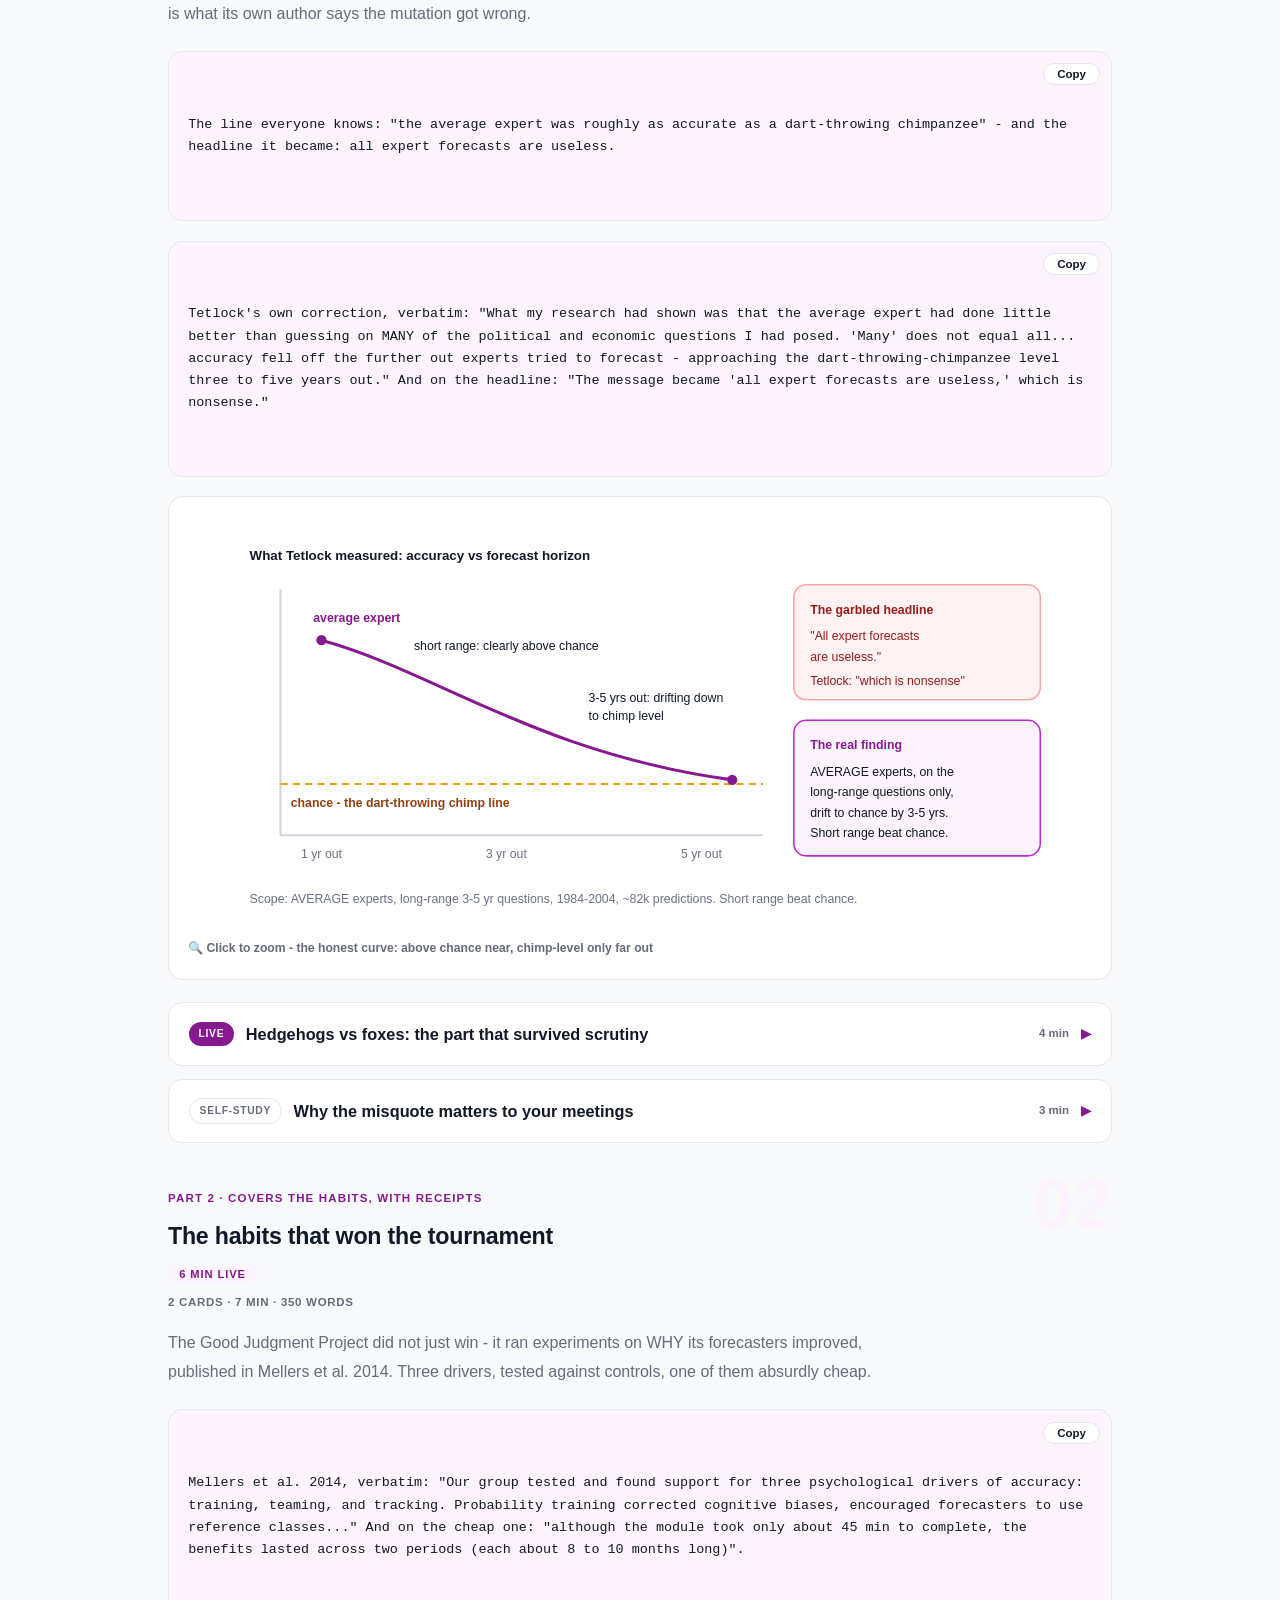
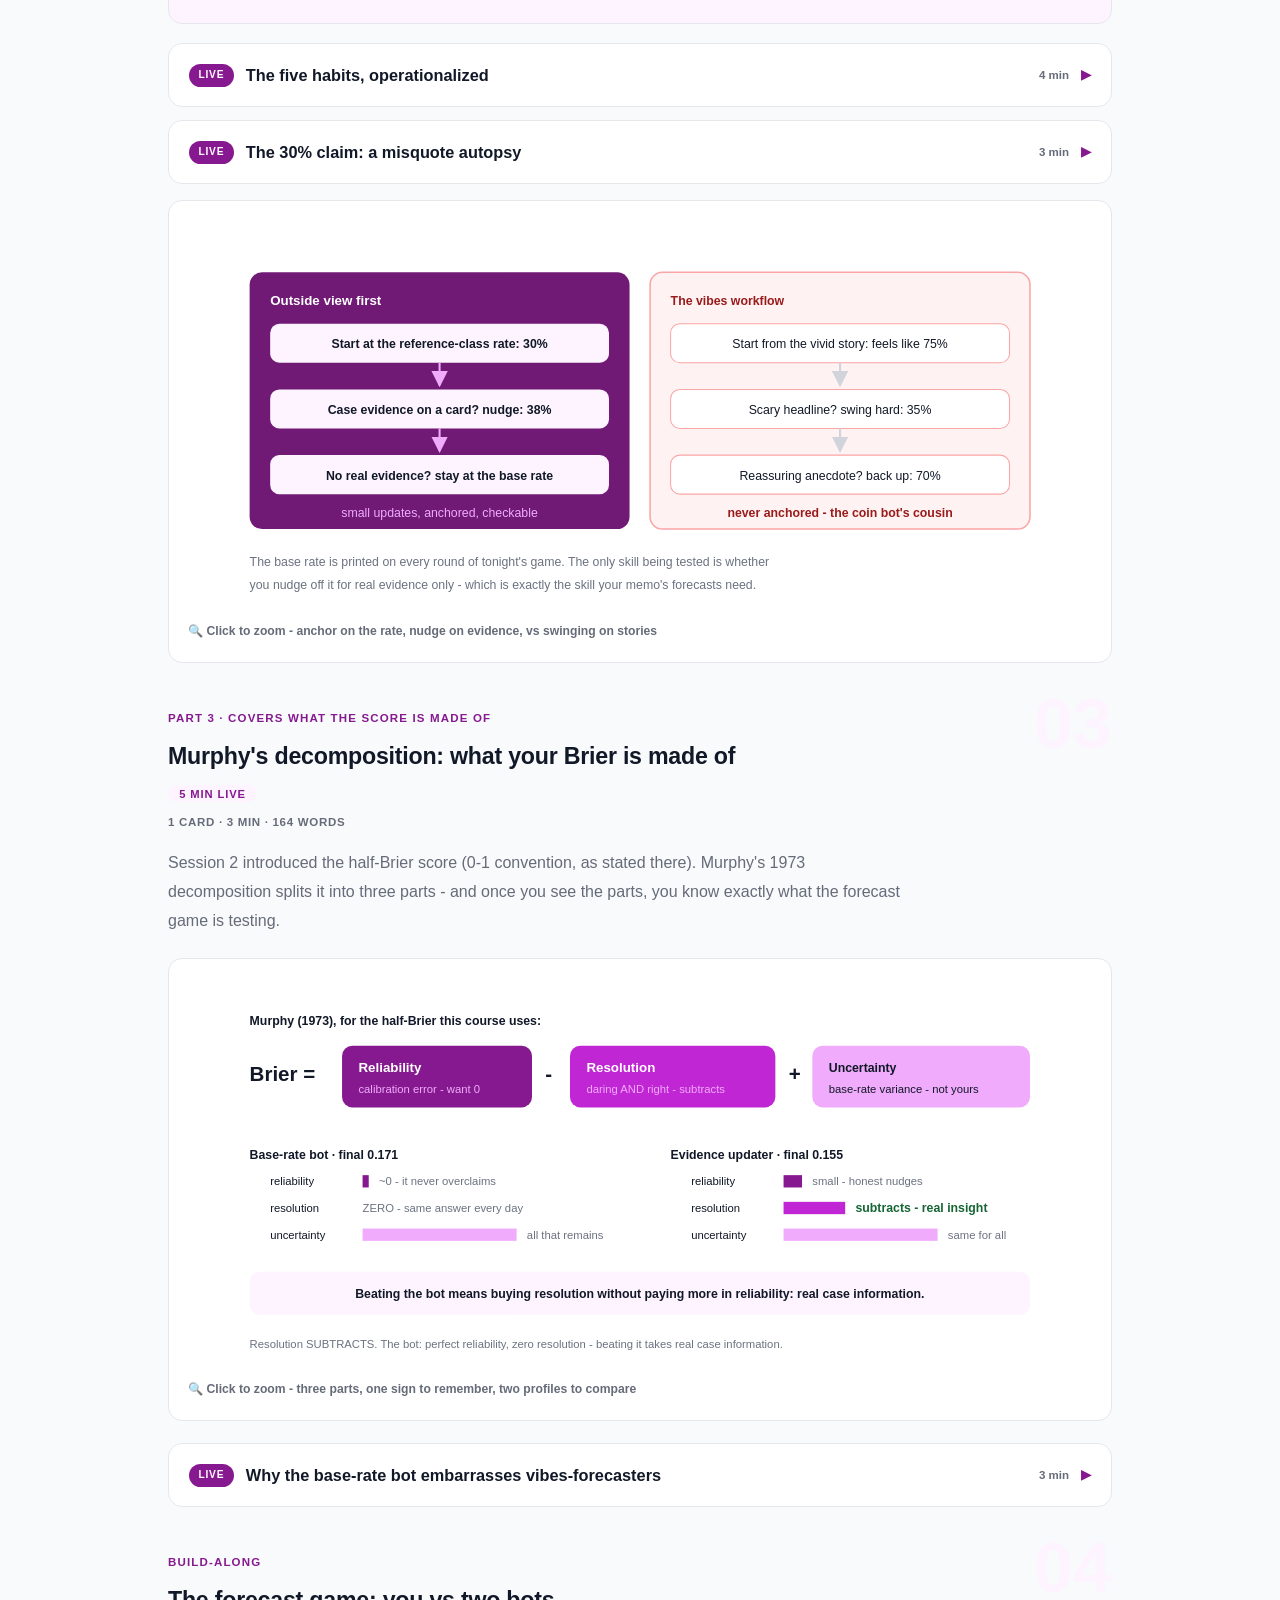
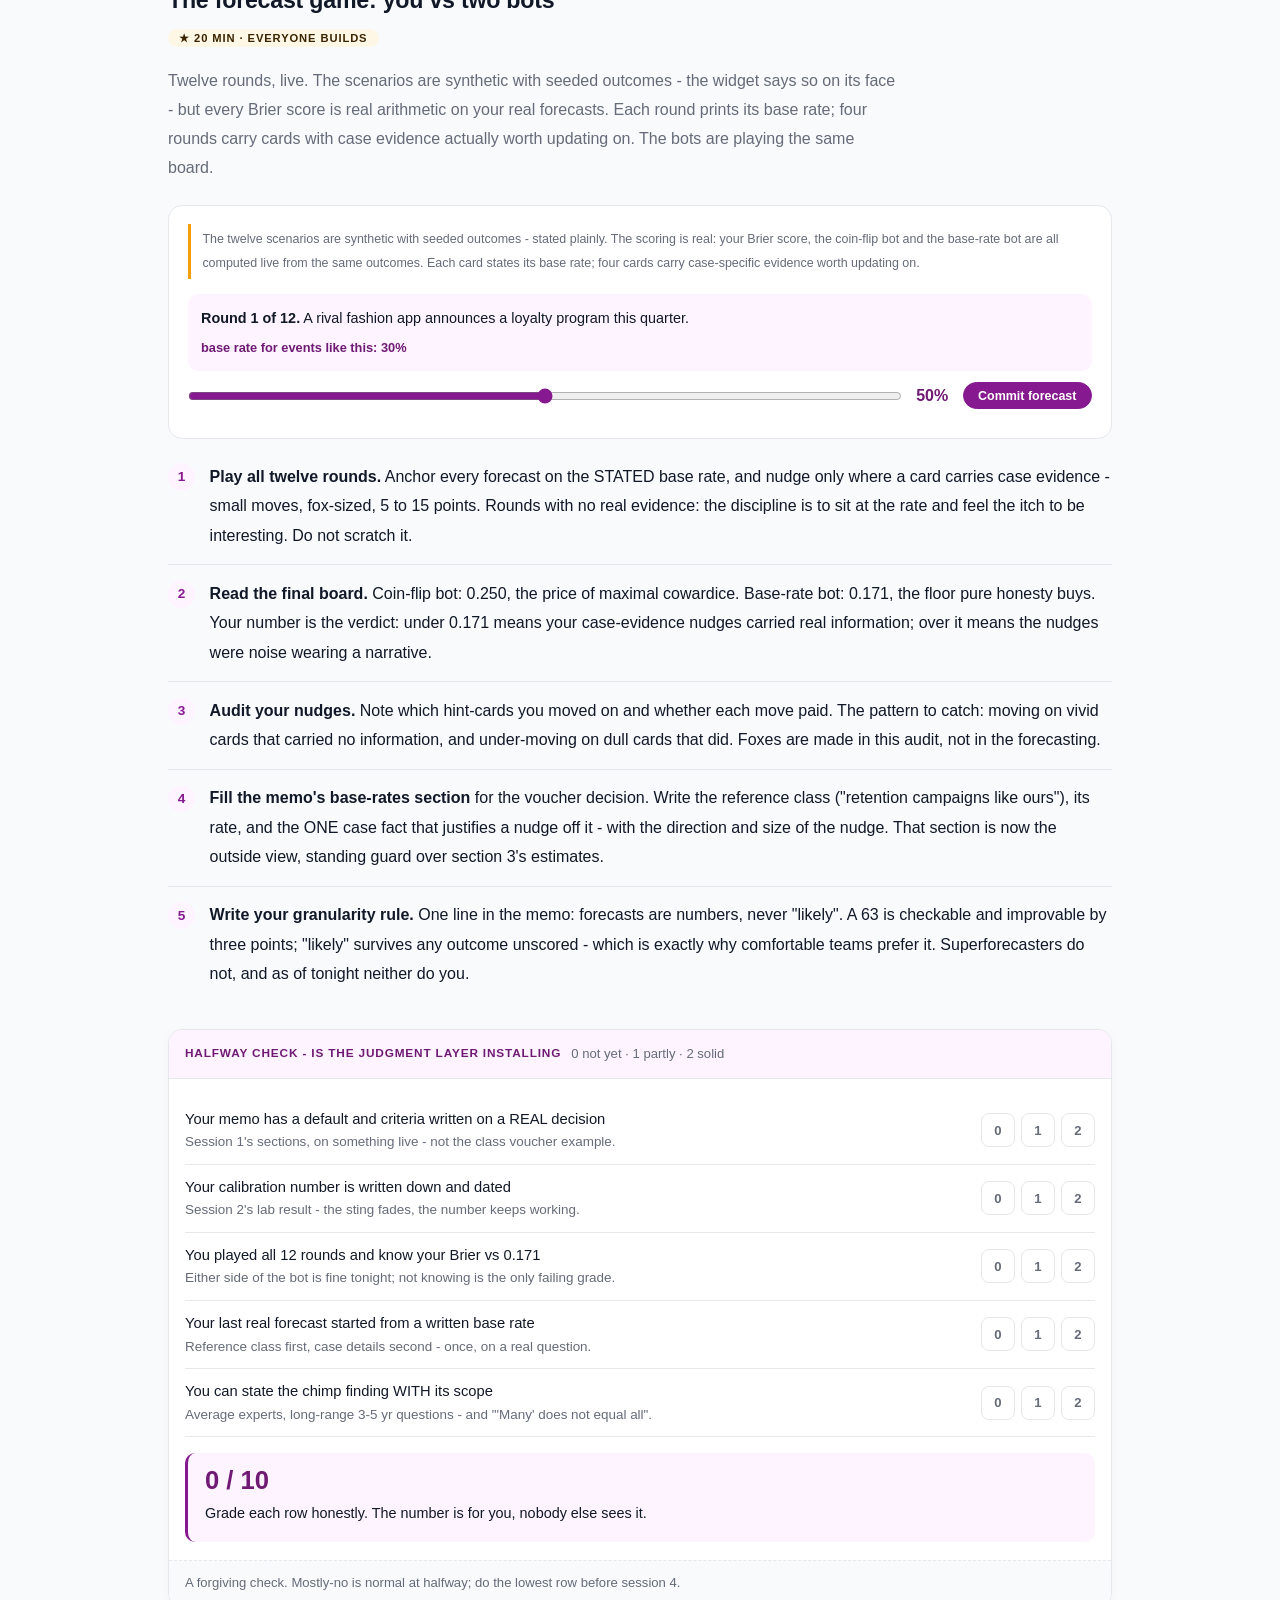
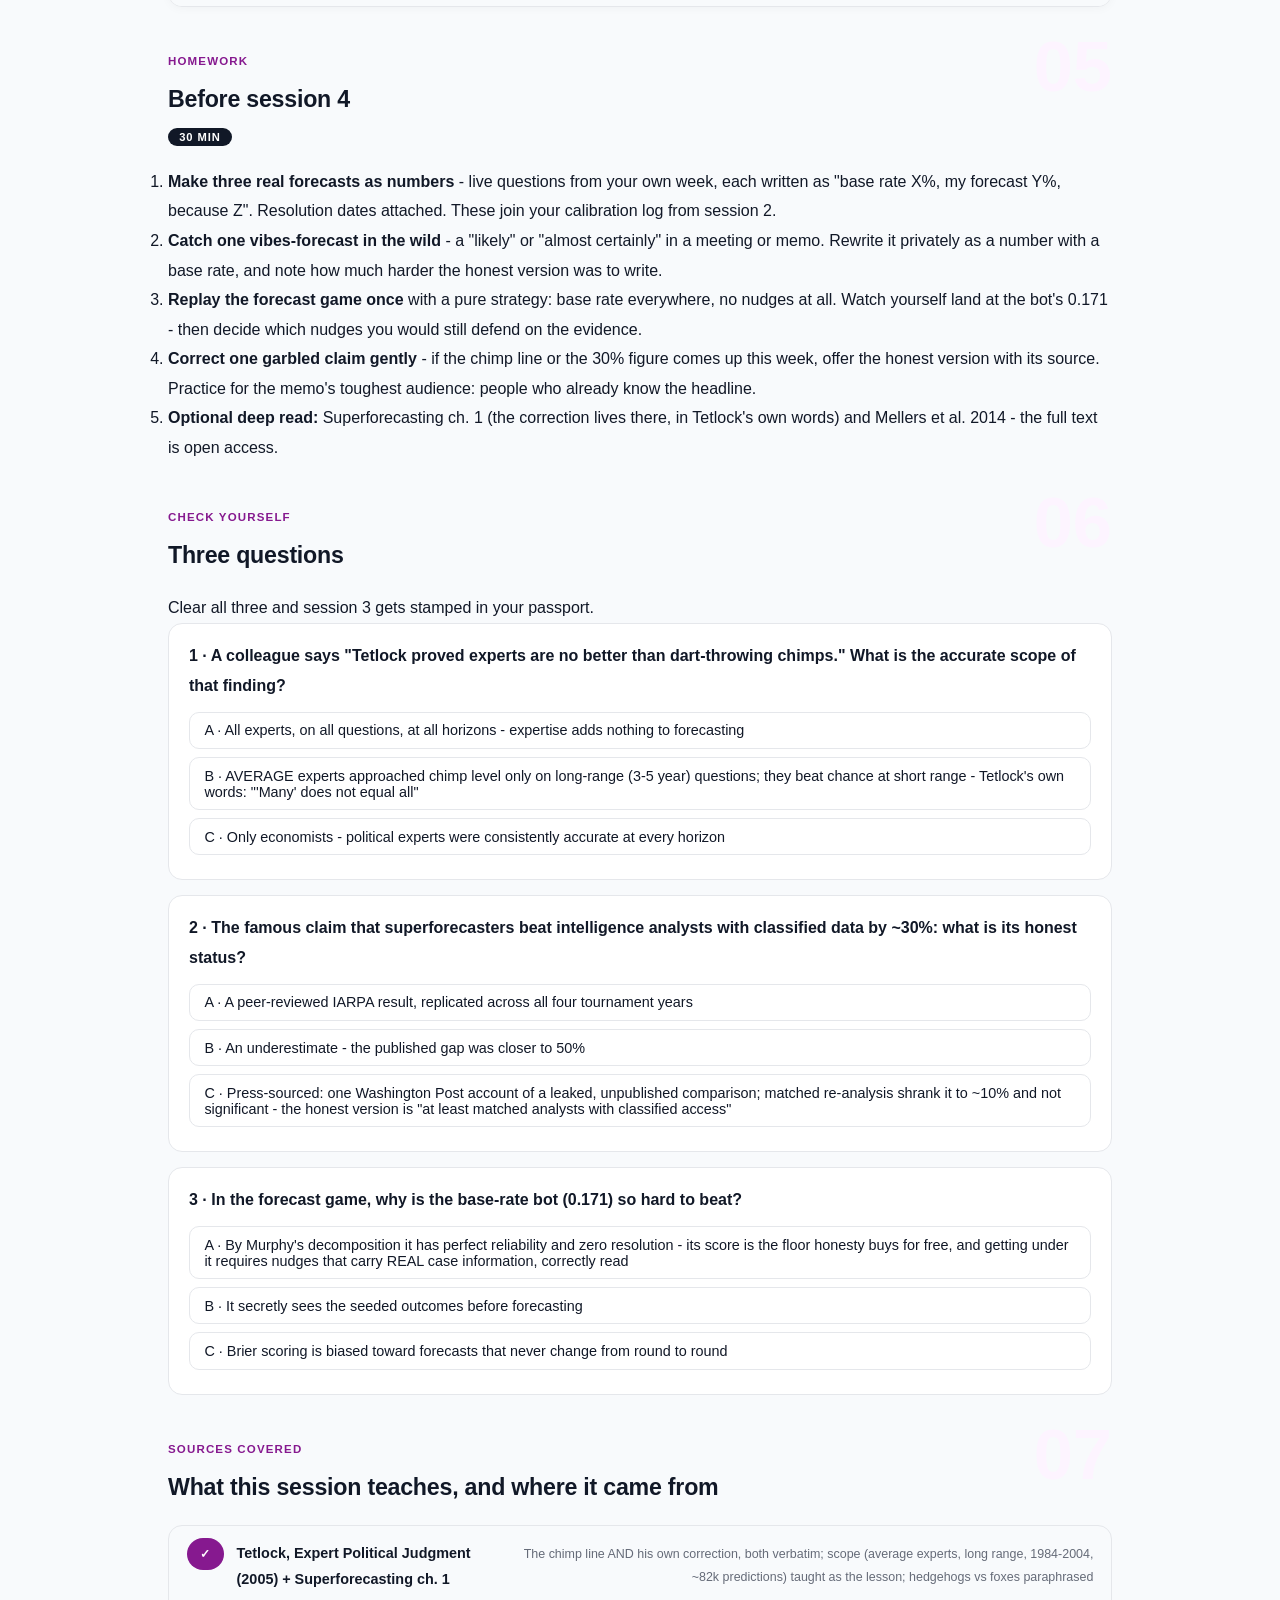
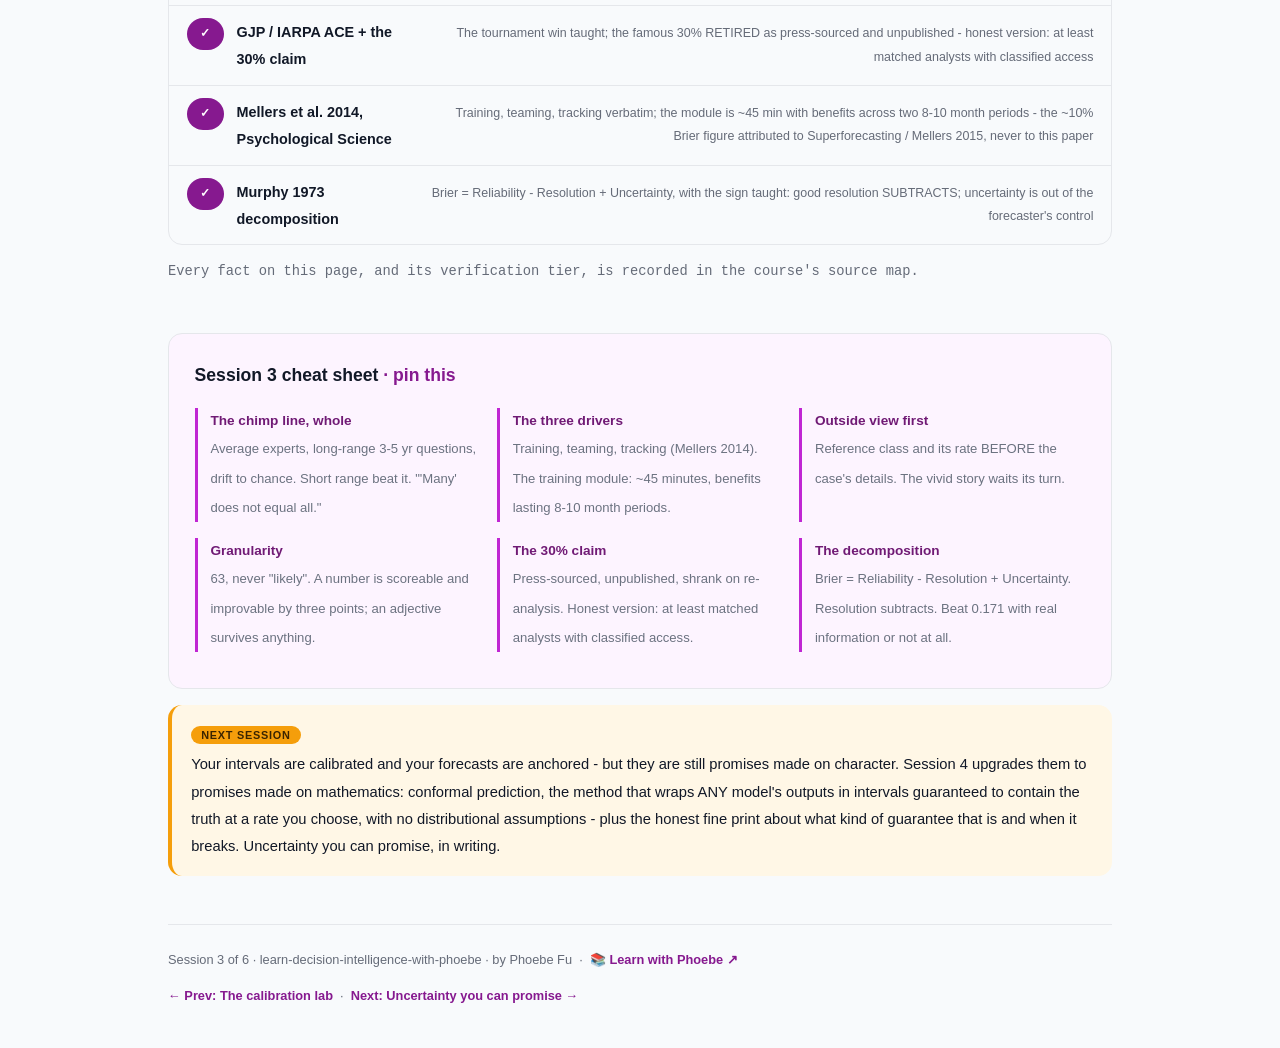
<file: courses/03-superforecasting-habits.html>
<!DOCTYPE html>
<html lang="en">
<head>
<meta charset="UTF-8">
<meta name="viewport" content="width=device-width, initial-scale=1.0">
<!-- social:start -->
<meta name="description" content="Session 3 of 6. Superforecasting habits: the chimp line taught with Tetlock's own correction, the three drivers of accuracy (training, teaming, tracking), the retired 30% claim, and a live forecast game where beating the base-rate bot takes real evidence.">
<meta property="og:type" content="article">
<meta property="og:site_name" content="Learn with Phoebe">
<meta property="og:title" content="Superforecasting habits - learn decision intelligence with phoebe">
<meta property="og:description" content="Session 3 of 6. The Tetlock canon quoted honestly, the habits with receipts, and the live forecast game: beat 0.171 or admit your nudges were vibes.">
<meta property="og:url" content="https://phoebefu6.github.io/learn-decision-intelligence-with-phoebe/courses/03-superforecasting-habits.html">
<meta property="og:image" content="https://phoebefu6.github.io/learn-decision-intelligence-with-phoebe/assets/og-cover.png">
<meta property="og:image:width" content="1200">
<meta property="og:image:height" content="630">
<meta name="twitter:card" content="summary_large_image">
<meta name="twitter:title" content="Superforecasting habits - learn decision intelligence with phoebe">
<meta name="twitter:description" content="Session 3 of 6. The Tetlock canon quoted honestly, plus the live forecast game.">
<meta name="twitter:image" content="https://phoebefu6.github.io/learn-decision-intelligence-with-phoebe/assets/og-cover.png">
<!-- social:end -->
<title>Session 3 · Superforecasting habits - learn decision intelligence with phoebe</title>
<link rel="stylesheet" href="../assets/style.css?v=23">
</head>
<body>

<div class="toolbar">
  <div class="wrap">
    <span class="crumb"><a href="../index.html">learn-decision-intelligence-with-phoebe</a> / Session 3 of 6</span>
    <button class="btn" id="toggle-all" type="button">Expand all</button>
    <button class="btn primary" id="zoom-toggle" type="button">Projector zoom: off</button>
  </div>
</div>

<header class="masthead">
  <div class="wrap">
    <div class="eyebrow">Learn Decision Intelligence with Phoebe · Session 3 of 6</div>
    <h1>Superforecasting <span class="accent">habits</span></h1>
    <p class="sub">Session 2 measured how good your numbers are; tonight teaches how good they can get. The forecasting literature has the most misquoted finding in social science - "experts are chimps" - and the most optimistic one: forecasting skill is real, identifiable, and trainable in under an hour. We teach both with the exact quotes and the exact caveats, then you play twelve rounds of a live forecast game against two bots, one of which is embarrassingly hard to beat. Your memo's base-rates section opens tonight.</p>
    <div class="chip-row">
      <span class="chip level">🟡 Medium</span>
      <span class="chip audience">Everyone whose calibration number is written down</span>
      <span class="chip time">45 min</span>
    </div>
    <div class="agenda">
      <span class="a1" style="flex:1">0-3 · Welcome</span>
      <span class="a2" style="flex:4">3-20 · The Tetlock canon, quoted honestly</span>
      <span class="a3" style="flex:5">20-40 · Build-along: the forecast game</span>
      <span class="a4" style="flex:1">40-45 · Q&amp;A</span>
    </div>
  </div>
</header>

<main class="wrap">

  <!-- ============ INTRO ============ -->
  <section class="section" id="intro">
    <div class="section-kicker">
      <span class="klabel">Part 0</span>
      <h2>Where session 2 left you</h2>
    </div>
    <p class="lede">Calibration measured your <strong>quantities</strong> - how wide your intervals honestly need to be. Tonight is about <strong>events</strong>: will the campaign clear its bar, will the customer churn, will it happen or not? Same honesty, different muscle - and the memo's base-rates section opens to hold what you build.</p>

    <div class="legend">
      <span class="pill">🎫 Clear all three quiz questions to stamp your passport</span>
      <span class="pill">Live = presented in the 45 minutes</span>
      <span class="pill">Self-study = the full depth, after class</span>
    </div>

    <div class="callout win">
      <p><strong>★ What you walk out with tonight.</strong> The chimp line with its author's own correction attached, so nobody garbles it at you again. Three habits with tournament-grade receipts. And your own Brier score against a bot that only ever says the base rate - the single most clarifying number in forecasting.</p>
    </div>

    <details class="card" open>
      <summary><span class="mode live">Live</span>The optimistic headline<span class="mini">3 min</span><span class="caret">▶</span></summary>
      <div class="body">
        <p>Before the cautionary tales: the good news is enormous. <strong>Forecasting skill is real, identifiable, and trainable.</strong> The Good Judgment Project won IARPA's ACE forecasting tournament (2011-2015) decisively - so decisively that rival university teams dropped out after year two. Ordinary volunteers, recruited openly, beat the field on hard geopolitical questions using habits you can learn tonight.</p>
        <p>That is the frame for everything that follows. The famous pessimistic finding about experts turns out to be narrower than its headline, and the optimistic finding turns out to be sturdier than it sounds. Both deserve to be quoted exactly.</p>
      </div>
    </details>

    <details class="card">
      <summary><span class="mode self">Self-study</span>Tonight's vocabulary<span class="mini">2 min</span><span class="caret">▶</span></summary>
      <div class="body">
        <ul>
          <li><strong>Outside view</strong> - starting from how often things like this happen, before your case's details. The reference class comes first.</li>
          <li><strong>Base rate</strong> - the reference class's frequency. The forecast game prints one on every round.</li>
          <li><strong>Granularity</strong> - saying 63%, not "likely". A number can be scored; an adjective cannot.</li>
          <li><strong>Resolution</strong> - saying different things on different days and being right. Part 3 shows why it is the whole game.</li>
          <li><strong>Half-Brier</strong> - session 2's score, 0-1 convention as stated there: squared error of the probability, lower is better. Anatomy: a 0.9 forecast scores 0.01 if right, 0.81 if wrong; a coward's 0.5 always scores 0.25.</li>
        </ul>
      </div>
    </details>
  </section>

  <!-- ============ PART 1 ============ -->
  <section class="section" id="part-1">
    <div class="section-kicker">
      <span class="klabel">Part 1 · covers the chimp line, honestly</span>
      <h2>The chimp line, taught with its correction</h2>
      <span class="tag concept">6 min live</span>
    </div>
    <p class="lede">Philip Tetlock spent 1984-2004 collecting roughly 82,000 expert predictions on politics and economics, and one sentence from that work escaped into the culture and mutated. Here is the sentence, and here is what its own author says the mutation got wrong.</p>

    <div class="prompt-box bad">
      <p>The line everyone knows: "the average expert was roughly as accurate as a dart-throwing chimpanzee" - and the headline it became: all expert forecasts are useless.</p>
    </div>

    <div class="prompt-box good">
      <p>Tetlock's own correction, verbatim: "What my research had shown was that the average expert had done little better than guessing on MANY of the political and economic questions I had posed. 'Many' does not equal all... accuracy fell off the further out experts tried to forecast - approaching the dart-throwing-chimpanzee level three to five years out." And on the headline: "The message became 'all expert forecasts are useless,' which is nonsense."</p>
    </div>

    <figure class="zoomable">
      <svg viewBox="0 0 880 400" xmlns="http://www.w3.org/2000/svg" role="img" aria-label="Expert forecast accuracy versus forecast horizon: above chance at one year, converging to the chance line at three to five years, with the garbled headline contrasted against the real finding">
        <style>
          .d3aT { font: 700 13px Inter, sans-serif; fill: #111827; }
          .d3aB { font: 400 12px Inter, sans-serif; fill: #111827; }
          .d3aP { font: 700 12px Inter, sans-serif; fill: #86198F; }
          .d3aR { font: 700 12px Inter, sans-serif; fill: #991B1B; }
          .d3aRb { font: 400 12px Inter, sans-serif; fill: #991B1B; }
          .d3aA { font: 700 12px Inter, sans-serif; fill: #92400E; }
          .d3aN { font: 400 12px Inter, sans-serif; fill: #6B7280; }
        </style>
        <text class="d3aT" x="60" y="42">What Tetlock measured: accuracy vs forecast horizon</text>
        <line x1="90" y1="70" x2="90" y2="310" stroke="#D1D5DB" stroke-width="2"/>
        <line x1="90" y1="310" x2="560" y2="310" stroke="#D1D5DB" stroke-width="2"/>
        <text class="d3aN" x="110" y="332">1 yr out</text>
        <text class="d3aN" x="290" y="332">3 yr out</text>
        <text class="d3aN" x="480" y="332">5 yr out</text>
        <line x1="90" y1="260" x2="560" y2="260" stroke="#F59E0B" stroke-width="2" stroke-dasharray="7 5"/>
        <text class="d3aA" x="100" y="282">chance - the dart-throwing chimp line</text>
        <path d="M130,120 C240,150 340,230 530,256" fill="none" stroke="#86198F" stroke-width="3"/>
        <circle cx="130" cy="120" r="5" fill="#86198F"/>
        <circle cx="530" cy="256" r="5" fill="#86198F"/>
        <text class="d3aP" x="122" y="102">average expert</text>
        <text class="d3aB" x="220" y="130">short range: clearly above chance</text>
        <text class="d3aB" x="390" y="180">3-5 yrs out: drifting down</text>
        <text class="d3aB" x="390" y="198">to chimp level</text>
        <rect x="590" y="66" width="240" height="112" rx="12" fill="#FEF2F2" stroke="#FCA5A5" stroke-width="1.5"/>
        <text class="d3aR" x="606" y="94">The garbled headline</text>
        <text class="d3aRb" x="606" y="120">"All expert forecasts</text>
        <text class="d3aRb" x="606" y="140">are useless."</text>
        <text class="d3aRb" x="606" y="164">Tetlock: "which is nonsense"</text>
        <rect x="590" y="198" width="240" height="132" rx="12" fill="#FDF4FF" stroke="#C026D3" stroke-width="1.5"/>
        <text class="d3aP" x="606" y="226">The real finding</text>
        <text class="d3aB" x="606" y="252">AVERAGE experts, on the</text>
        <text class="d3aB" x="606" y="272">long-range questions only,</text>
        <text class="d3aB" x="606" y="292">drift to chance by 3-5 yrs.</text>
        <text class="d3aB" x="606" y="312">Short range beat chance.</text>
        <text class="d3aN" x="60" y="376">Scope: AVERAGE experts, long-range 3-5 yr questions, 1984-2004, ~82k predictions. Short range beat chance.</text>
      </svg>
      <figcaption>🔍 Click to zoom - the honest curve: above chance near, chimp-level only far out</figcaption>
    </figure>

    <details class="card">
      <summary><span class="mode live">Live</span>Hedgehogs vs foxes: the part that survived scrutiny<span class="mini">4 min</span><span class="caret">▶</span></summary>
      <div class="body">
        <p>The finding under the headline that DID hold up, paraphrasing Tetlock's own framework: <strong>cognitive style beat topic expertise.</strong> He sorted his experts into two temperaments. <strong>Foxes</strong> - many small ideas, self-critical, comfortable updating when evidence turns - beat <strong>hedgehogs</strong> - one big organizing idea, confident, evidence bent to fit. And the sharpest twist: hedgehogs did worst inside their own specialty at long range, where the big idea had the most authority and the least accountability.</p>
        <p>Which means the trainable thing is not knowledge - your team already has that. It is the style: hold ideas lightly, update in small steps, and treat your own confidence as a claim to be scored. Everything in Part 2 is that style, operationalized.</p>
        <div class="callout example">
          <span class="ex-pill">Real world</span>
          <p>Mango Lane's most senior merchandiser predicted "athleisure is over" three years running - one big idea, applied to every category review, never scored. The junior analyst who tracks her own hit rate in a spreadsheet quietly beats her on every seasonal call. Fox beats hedgehog, in-house, every quarter nobody measures it.</p>
        </div>
      </div>
    </details>

    <details class="card">
      <summary><span class="mode self">Self-study</span>Why the misquote matters to your meetings<span class="mini">3 min</span><span class="caret">▶</span></summary>
      <div class="body">
        <p>The garbled version licenses two opposite failure modes. Cynics use "experts are chimps" to dismiss every forecast, including the short-range ones that measurably beat chance - so nobody bothers estimating. Boosters hear the correction and swing back to trusting confident experts everywhere, including the long-range calls where average experts genuinely drift to chance. The honest scope kills both:</p>
        <table class="clean">
          <tr><th>Claim</th><th>Verdict</th><th>What to do in the meeting</th></tr>
          <tr><td>"Forecasting is pointless, experts are chimps"</td><td>Wrong - short range beat chance</td><td>Demand the forecast, with a number</td></tr>
          <tr><td>"Our expert is confident, so trust the 5-year vision"</td><td>Wrong - that is exactly where chimp-level lives</td><td>Ask for the base rate and shorten the horizon</td></tr>
          <tr><td>"Skill exists and cognitive style predicts it"</td><td>What the data showed</td><td>Score people, train the style</td></tr>
        </table>
      </div>
    </details>
  </section>

  <!-- ============ PART 2 ============ -->
  <section class="section" id="part-2">
    <div class="section-kicker">
      <span class="klabel">Part 2 · covers the habits, with receipts</span>
      <h2>The habits that won the tournament</h2>
      <span class="tag concept">6 min live</span>
    </div>
    <p class="lede">The Good Judgment Project did not just win - it ran experiments on WHY its forecasters improved, published in Mellers et al. 2014. Three drivers, tested against controls, one of them absurdly cheap.</p>

    <div class="prompt-box good">
      <p>Mellers et al. 2014, verbatim: "Our group tested and found support for three psychological drivers of accuracy: training, teaming, and tracking. Probability training corrected cognitive biases, encouraged forecasters to use reference classes..." And on the cheap one: "although the module took only about 45 min to complete, the benefits lasted across two periods (each about 8 to 10 months long)".</p>
    </div>

    <details class="card">
      <summary><span class="mode live">Live</span>The five habits, operationalized<span class="mini">4 min</span><span class="caret">▶</span></summary>
      <div class="body">
        <ul>
          <li><strong>Outside view FIRST.</strong> Start every forecast at the reference-class rate - "how often do campaigns like ours clear the bar" - before touching the case's details. This is the reference-class move the training module taught, and it is the forecast game's whole strategy.</li>
          <li><strong>Granularity.</strong> Superforecasters say 63%, not "likely". A 63 can be scored, compared, and updated by three points; "likely" absorbs any outcome without embarrassment.</li>
          <li><strong>Small, frequent updates.</strong> Foxes move 5 points on new evidence, not 40. Big swings mean the previous number was never believed.</li>
          <li><strong>Actively open-minded thinking.</strong> Hunt for the strongest case AGAINST your current number, not more support for it - session 1's six-word question, turned inward.</li>
          <li><strong>Teams.</strong> The teaming driver: forecasters sharing evidence and challenging each other's numbers beat solo forecasters. Your memo review IS this, if the reviewers argue with the base rate.</li>
        </ul>
        <p>Precision note, because this course keeps its own receipts: the ~10% Brier improvement figure attached to that training module comes from Superforecasting and Mellers et al. 2015, NOT the 2014 paper - and the module is about 45 minutes, never "an hour". Safe phrasing: a ~45-minute module measurably improved accuracy for the whole year, roughly 10% on Brier in GJP's reporting.</p>
      </div>
    </details>

    <details class="card">
      <summary><span class="mode live">Live</span>The 30% claim: a misquote autopsy<span class="mini">3 min</span><span class="caret">▶</span></summary>
      <div class="body">
        <p>You have heard it: "superforecasters beat intelligence analysts with classified data by about 30%". Trace it and it thins out fast: the figure comes from <strong>one Washington Post account (Ignatius, 2013) of a leaked, unpublished comparison</strong>. It was never a published result. When re-analysts matched the aggregation methods on both sides, the gap shrank to roughly 10% and was not statistically significant.</p>
        <p>The honest version is still remarkable: <strong>superforecasters at least matched analysts with classified access</strong> - open-source volunteers with good habits, holding their own against professionals with secrets. Teach that version. Retire the 30.</p>
        <div class="callout tip">
          <p><strong>Why we autopsy misquotes instead of skipping them.</strong> The 30% claim and the chimp line fail the same test tonight's habits install: ask for the source, ask for the scope, prefer the boring precise number to the thrilling round one. Practicing on famous claims is how the reflex forms before your own dashboards need it.</p>
        </div>
      </div>
    </details>

    <figure class="zoomable">
      <svg viewBox="0 0 880 380" xmlns="http://www.w3.org/2000/svg" role="img" aria-label="Two forecasting workflows compared: the base-rate-first workflow starts at the reference-class rate and nudges in small steps on case evidence, while the vibes workflow starts from the vivid story and swings wildly">
        <style>
          .d3bH { font: 800 13px Inter, sans-serif; fill: #fff; }
          .d3bK { font: 700 12px Inter, sans-serif; fill: #111827; }
          .d3bB { font: 400 12px Inter, sans-serif; fill: #111827; }
          .d3bW { font: 400 12px Inter, sans-serif; fill: #F0ABFC; }
          .d3bR { font: 700 12px Inter, sans-serif; fill: #991B1B; }
          .d3bN { font: 400 12px Inter, sans-serif; fill: #6B7280; }
        </style>
        <defs>
          <marker id="d3Bm" markerWidth="8" markerHeight="8" refX="7" refY="4" orient="auto"><path d="M0,0 L8,4 L0,8 z" fill="#D1D5DB"/></marker>
          <marker id="d3Bp" markerWidth="8" markerHeight="8" refX="7" refY="4" orient="auto"><path d="M0,0 L8,4 L0,8 z" fill="#F0ABFC"/></marker>
        </defs>
        <rect x="60" y="50" width="370" height="250" rx="12" fill="#701A75"/>
        <text class="d3bH" x="80" y="82">Outside view first</text>
        <rect x="80" y="100" width="330" height="38" rx="9" fill="#FDF4FF"/>
        <text class="d3bK" x="245" y="124" text-anchor="middle">Start at the reference-class rate: 30%</text>
        <line x1="245" y1="138" x2="245" y2="160" stroke="#F0ABFC" stroke-width="2" marker-end="url(#d3Bp)"/>
        <rect x="80" y="164" width="330" height="38" rx="9" fill="#FDF4FF"/>
        <text class="d3bK" x="245" y="188" text-anchor="middle">Case evidence on a card? nudge: 38%</text>
        <line x1="245" y1="202" x2="245" y2="224" stroke="#F0ABFC" stroke-width="2" marker-end="url(#d3Bp)"/>
        <rect x="80" y="228" width="330" height="38" rx="9" fill="#FDF4FF"/>
        <text class="d3bK" x="245" y="252" text-anchor="middle">No real evidence? stay at the base rate</text>
        <text class="d3bW" x="245" y="288" text-anchor="middle">small updates, anchored, checkable</text>
        <rect x="450" y="50" width="370" height="250" rx="12" fill="#FEF2F2" stroke="#FCA5A5" stroke-width="1.5"/>
        <text class="d3bR" x="470" y="82">The vibes workflow</text>
        <rect x="470" y="100" width="330" height="38" rx="9" fill="#fff" stroke="#FCA5A5"/>
        <text class="d3bB" x="635" y="124" text-anchor="middle">Start from the vivid story: feels like 75%</text>
        <line x1="635" y1="138" x2="635" y2="160" stroke="#D1D5DB" stroke-width="2" marker-end="url(#d3Bm)"/>
        <rect x="470" y="164" width="330" height="38" rx="9" fill="#fff" stroke="#FCA5A5"/>
        <text class="d3bB" x="635" y="188" text-anchor="middle">Scary headline? swing hard: 35%</text>
        <line x1="635" y1="202" x2="635" y2="224" stroke="#D1D5DB" stroke-width="2" marker-end="url(#d3Bm)"/>
        <rect x="470" y="228" width="330" height="38" rx="9" fill="#fff" stroke="#FCA5A5"/>
        <text class="d3bB" x="635" y="252" text-anchor="middle">Reassuring anecdote? back up: 70%</text>
        <text class="d3bR" x="635" y="288" text-anchor="middle">never anchored - the coin bot's cousin</text>
        <text class="d3bN" x="60" y="336">The base rate is printed on every round of tonight's game. The only skill being tested is whether</text>
        <text class="d3bN" x="60" y="358">you nudge off it for real evidence only - which is exactly the skill your memo's forecasts need.</text>
      </svg>
      <figcaption>🔍 Click to zoom - anchor on the rate, nudge on evidence, vs swinging on stories</figcaption>
    </figure>
  </section>

  <!-- ============ PART 3 ============ -->
  <section class="section" id="part-3">
    <div class="section-kicker">
      <span class="klabel">Part 3 · covers what the score is made of</span>
      <h2>Murphy's decomposition: what your Brier is made of</h2>
      <span class="tag concept">5 min live</span>
    </div>
    <p class="lede">Session 2 introduced the half-Brier score (0-1 convention, as stated there). Murphy's 1973 decomposition splits it into three parts - and once you see the parts, you know exactly what the forecast game is testing.</p>

    <figure class="zoomable">
      <svg viewBox="0 0 880 380" xmlns="http://www.w3.org/2000/svg" role="img" aria-label="Murphy's decomposition of the Brier score into reliability minus resolution plus uncertainty, and the base-rate bot's profile compared with a skilled forecaster's profile">
        <style>
          .d3cH { font: 700 13px Inter, sans-serif; fill: #fff; }
          .d3cHs { font: 400 11px Inter, sans-serif; fill: #F0ABFC; }
          .d3cK { font: 700 12px Inter, sans-serif; fill: #111827; }
          .d3cKs { font: 400 11px Inter, sans-serif; fill: #111827; }
          .d3cB { font: 400 12px Inter, sans-serif; fill: #111827; }
          .d3cS { font: 800 20px Inter, sans-serif; fill: #111827; }
          .d3cG { font: 700 12px Inter, sans-serif; fill: #166534; }
          .d3cN { font: 400 11px Inter, sans-serif; fill: #6B7280; }
        </style>
        <text class="d3cK" x="60" y="46">Murphy (1973), for the half-Brier this course uses:</text>
        <text class="d3cS" x="60" y="100">Brier =</text>
        <rect x="150" y="66" width="185" height="60" rx="10" fill="#86198F"/>
        <text class="d3cH" x="166" y="92">Reliability</text>
        <text class="d3cHs" x="166" y="112">calibration error - want 0</text>
        <text class="d3cS" x="348" y="100">-</text>
        <rect x="372" y="66" width="200" height="60" rx="10" fill="#C026D3"/>
        <text class="d3cH" x="388" y="92">Resolution</text>
        <text class="d3cHs" x="388" y="112">daring AND right - subtracts</text>
        <text class="d3cS" x="585" y="100">+</text>
        <rect x="608" y="66" width="212" height="60" rx="10" fill="#F0ABFC"/>
        <text class="d3cK" x="624" y="92">Uncertainty</text>
        <text class="d3cKs" x="624" y="112">base-rate variance - not yours</text>
        <text class="d3cK" x="60" y="176">Base-rate bot · final 0.171</text>
        <text class="d3cKs" x="80" y="202">reliability</text>
        <rect x="170" y="192" width="6" height="12" fill="#86198F"/>
        <text class="d3cN" x="186" y="202">~0 - it never overclaims</text>
        <text class="d3cKs" x="80" y="228">resolution</text>
        <text class="d3cN" x="170" y="228">ZERO - same answer every day</text>
        <text class="d3cKs" x="80" y="254">uncertainty</text>
        <rect x="170" y="244" width="150" height="12" fill="#F0ABFC"/>
        <text class="d3cN" x="330" y="254">all that remains</text>
        <text class="d3cK" x="470" y="176">Evidence updater · final 0.155</text>
        <text class="d3cKs" x="490" y="202">reliability</text>
        <rect x="580" y="192" width="18" height="12" fill="#86198F"/>
        <text class="d3cN" x="608" y="202">small - honest nudges</text>
        <text class="d3cKs" x="490" y="228">resolution</text>
        <rect x="580" y="218" width="60" height="12" fill="#C026D3"/>
        <text class="d3cG" x="650" y="228">subtracts - real insight</text>
        <text class="d3cKs" x="490" y="254">uncertainty</text>
        <rect x="580" y="244" width="150" height="12" fill="#F0ABFC"/>
        <text class="d3cN" x="740" y="254">same for all</text>
        <rect x="60" y="286" width="760" height="42" rx="10" fill="#FDF4FF"/>
        <text class="d3cK" x="440" y="312" text-anchor="middle">Beating the bot means buying resolution without paying more in reliability: real case information.</text>
        <text class="d3cN" x="60" y="360">Resolution SUBTRACTS. The bot: perfect reliability, zero resolution - beating it takes real case information.</text>
      </svg>
      <figcaption>🔍 Click to zoom - three parts, one sign to remember, two profiles to compare</figcaption>
    </figure>

    <details class="card">
      <summary><span class="mode live">Live</span>Why the base-rate bot embarrasses vibes-forecasters<span class="mini">3 min</span><span class="caret">▶</span></summary>
      <div class="body">
        <p>Read the decomposition through the bot's eyes. <strong>Reliability</strong> is calibration - session 2's skill - and the bot's is perfect: it claims the base rate and, across rounds like these, base rates are what happen. <strong>Resolution</strong> - saying different things on different days and being right - is where daring pays, and it carries a minus sign: good resolution LOWERS your score. The bot has exactly zero of it. <strong>Uncertainty</strong> is the base-rate variance of the world itself - nobody escapes it, so it cancels out of every comparison.</p>
        <p>So the bot's score is the floor that pure honesty buys with zero insight. To get UNDER it, your forecasts must vary across rounds AND be right about which way to vary - which requires genuinely informative case evidence, correctly read. Vibes vary plenty and are right at random: they buy no resolution and pay extra reliability. That is why the bot beats confident people all night, and why beating IT is the real diploma.</p>
      </div>
    </details>
  </section>

  <!-- ============ DEMO ============ -->
  <section class="section" id="demo-1">
    <div class="section-kicker">
      <span class="klabel">Build-along</span>
      <h2>The forecast game: you vs two bots</h2>
      <span class="tag demo">★ 20 min · everyone builds</span>
    </div>
    <p class="lede">Twelve rounds, live. The scenarios are synthetic with seeded outcomes - the widget says so on its face - but every Brier score is real arithmetic on your real forecasts. Each round prints its base rate; four rounds carry cards with case evidence actually worth updating on. The bots are playing the same board.</p>

    <div id="di-brier"></div>

    <div class="steps">
      <div class="step"><p><strong>Play all twelve rounds.</strong> Anchor every forecast on the STATED base rate, and nudge only where a card carries case evidence - small moves, fox-sized, 5 to 15 points. Rounds with no real evidence: the discipline is to sit at the rate and feel the itch to be interesting. Do not scratch it.</p></div>
      <div class="step"><p><strong>Read the final board.</strong> Coin-flip bot: 0.250, the price of maximal cowardice. Base-rate bot: 0.171, the floor pure honesty buys. Your number is the verdict: under 0.171 means your case-evidence nudges carried real information; over it means the nudges were noise wearing a narrative.</p></div>
      <div class="step"><p><strong>Audit your nudges.</strong> Note which hint-cards you moved on and whether each move paid. The pattern to catch: moving on vivid cards that carried no information, and under-moving on dull cards that did. Foxes are made in this audit, not in the forecasting.</p></div>
      <div class="step"><p><strong>Fill the memo's base-rates section</strong> for the voucher decision. Write the reference class ("retention campaigns like ours"), its rate, and the ONE case fact that justifies a nudge off it - with the direction and size of the nudge. That section is now the outside view, standing guard over section 3's estimates.</p></div>
      <div class="step"><p><strong>Write your granularity rule.</strong> One line in the memo: forecasts are numbers, never "likely". A 63 is checkable and improvable by three points; "likely" survives any outcome unscored - which is exactly why comfortable teams prefer it. Superforecasters do not, and as of tonight neither do you.</p></div>
    </div>

    <div class="scorecard" data-title="Halfway check - is the judgment layer installing" data-foot="A forgiving check. Mostly-no is normal at halfway; do the lowest row before session 4.">
      <div class="sc-row"><div class="sc-q">Your memo has a default and criteria written on a REAL decision<em>Session 1's sections, on something live - not the class voucher example.</em></div></div>
      <div class="sc-row"><div class="sc-q">Your calibration number is written down and dated<em>Session 2's lab result - the sting fades, the number keeps working.</em></div></div>
      <div class="sc-row"><div class="sc-q">You played all 12 rounds and know your Brier vs 0.171<em>Either side of the bot is fine tonight; not knowing is the only failing grade.</em></div></div>
      <div class="sc-row"><div class="sc-q">Your last real forecast started from a written base rate<em>Reference class first, case details second - once, on a real question.</em></div></div>
      <div class="sc-row"><div class="sc-q">You can state the chimp finding WITH its scope<em>Average experts, long-range 3-5 yr questions - and "'Many' does not equal all".</em></div></div>
    </div>
  </section>

  <!-- ============ HOMEWORK ============ -->
  <section class="section" id="exercise">
    <div class="section-kicker">
      <span class="klabel">Homework</span>
      <h2>Before session 4</h2>
      <span class="tag exercise">30 min</span>
    </div>
    <ol>
      <li><strong>Make three real forecasts as numbers</strong> - live questions from your own week, each written as "base rate X%, my forecast Y%, because Z". Resolution dates attached. These join your calibration log from session 2.</li>
      <li><strong>Catch one vibes-forecast in the wild</strong> - a "likely" or "almost certainly" in a meeting or memo. Rewrite it privately as a number with a base rate, and note how much harder the honest version was to write.</li>
      <li><strong>Replay the forecast game once</strong> with a pure strategy: base rate everywhere, no nudges at all. Watch yourself land at the bot's 0.171 - then decide which nudges you would still defend on the evidence.</li>
      <li><strong>Correct one garbled claim gently</strong> - if the chimp line or the 30% figure comes up this week, offer the honest version with its source. Practice for the memo's toughest audience: people who already know the headline.</li>
      <li><strong>Optional deep read:</strong> Superforecasting ch. 1 (the correction lives there, in Tetlock's own words) and Mellers et al. 2014 - the full text is open access.</li>
    </ol>
  </section>

  <!-- ============ QUIZ ============ -->
  <section class="section" id="quiz">
    <div class="section-kicker">
      <span class="klabel">Check yourself</span>
      <h2>Three questions</h2>
    </div>
    <p>Clear all three and session 3 gets stamped in your passport.</p>

    <div class="quiz-q" data-answer="1">
      <p class="qtext">1 · A colleague says "Tetlock proved experts are no better than dart-throwing chimps." What is the accurate scope of that finding?</p>
      <button class="qopt" type="button">A · All experts, on all questions, at all horizons - expertise adds nothing to forecasting</button>
      <button class="qopt" type="button">B · AVERAGE experts approached chimp level only on long-range (3-5 year) questions; they beat chance at short range - Tetlock's own words: "'Many' does not equal all"</button>
      <button class="qopt" type="button">C · Only economists - political experts were consistently accurate at every horizon</button>
      <p class="qwhy">His correction is verbatim canon: little better than guessing on MANY questions, accuracy falling toward chimp level three to five years out - and "The message became 'all expert forecasts are useless,' which is nonsense." Teaching the scope IS the lesson: 1984-2004, ~82k predictions, average experts, long range.</p>
    </div>

    <div class="quiz-q" data-answer="2">
      <p class="qtext">2 · The famous claim that superforecasters beat intelligence analysts with classified data by ~30%: what is its honest status?</p>
      <button class="qopt" type="button">A · A peer-reviewed IARPA result, replicated across all four tournament years</button>
      <button class="qopt" type="button">B · An underestimate - the published gap was closer to 50%</button>
      <button class="qopt" type="button">C · Press-sourced: one Washington Post account of a leaked, unpublished comparison; matched re-analysis shrank it to ~10% and not significant - the honest version is "at least matched analysts with classified access"</button>
      <p class="qwhy">Trace the citation and it ends at one 2013 newspaper column, not a paper. The defensible - and still remarkable - claim: open-source volunteers with trained habits held their own against professionals with secrets. Retire the 30; keep the receipt-checking reflex that killed it.</p>
    </div>

    <div class="quiz-q" data-answer="0">
      <p class="qtext">3 · In the forecast game, why is the base-rate bot (0.171) so hard to beat?</p>
      <button class="qopt" type="button">A · By Murphy's decomposition it has perfect reliability and zero resolution - its score is the floor honesty buys for free, and getting under it requires nudges that carry REAL case information, correctly read</button>
      <button class="qopt" type="button">B · It secretly sees the seeded outcomes before forecasting</button>
      <button class="qopt" type="button">C · Brier scoring is biased toward forecasts that never change from round to round</button>
      <p class="qwhy">Brier = Reliability - Resolution + Uncertainty. The bot pays nothing on reliability and earns nothing on resolution; uncertainty hits everyone equally. Vibes-forecasters vary a lot and are right at random - no resolution earned, extra reliability paid - which is why the dull bot embarrasses them, and why beating it is the real diploma.</p>
    </div>

    <p class="quiz-score"></p>
  </section>

  <!-- ============ OFFICIAL COVERAGE ============ -->
  <section class="section" id="official">
    <div class="section-kicker">
      <span class="klabel">Sources covered</span>
      <h2>What this session teaches, and where it came from</h2>
    </div>
    <div class="covered">
      <div class="covered-row"><span class="status pill solid">✓</span><span class="name">Tetlock, Expert Political Judgment (2005) + Superforecasting ch. 1</span><span class="note">The chimp line AND his own correction, both verbatim; scope (average experts, long range, 1984-2004, ~82k predictions) taught as the lesson; hedgehogs vs foxes paraphrased</span></div>
      <div class="covered-row"><span class="status pill solid">✓</span><span class="name">GJP / IARPA ACE + the 30% claim</span><span class="note">The tournament win taught; the famous 30% RETIRED as press-sourced and unpublished - honest version: at least matched analysts with classified access</span></div>
      <div class="covered-row"><span class="status pill solid">✓</span><span class="name">Mellers et al. 2014, Psychological Science</span><span class="note">Training, teaming, tracking verbatim; the module is ~45 min with benefits across two 8-10 month periods - the ~10% Brier figure attributed to Superforecasting / Mellers 2015, never to this paper</span></div>
      <div class="covered-row"><span class="status pill solid">✓</span><span class="name">Murphy 1973 decomposition</span><span class="note">Brier = Reliability - Resolution + Uncertainty, with the sign taught: good resolution SUBTRACTS; uncertainty is out of the forecaster's control</span></div>
    </div>
    <p class="mono" style="margin-top:14px">Every fact on this page, and its verification tier, is recorded in the course's source map.</p>
  </section>

  <!-- ============ CHEAT SHEET ============ -->
  <section class="cheat" id="cheatsheet">
    <h3>Session 3 cheat sheet <span>· pin this</span></h3>
    <div class="grid-2">
      <div class="cheat-item"><b>The chimp line, whole</b><span>Average experts, long-range 3-5 yr questions, drift to chance. Short range beat it. "'Many' does not equal all."</span></div>
      <div class="cheat-item"><b>The three drivers</b><span>Training, teaming, tracking (Mellers 2014). The training module: ~45 minutes, benefits lasting 8-10 month periods.</span></div>
      <div class="cheat-item"><b>Outside view first</b><span>Reference class and its rate BEFORE the case's details. The vivid story waits its turn.</span></div>
      <div class="cheat-item"><b>Granularity</b><span>63, never "likely". A number is scoreable and improvable by three points; an adjective survives anything.</span></div>
      <div class="cheat-item"><b>The 30% claim</b><span>Press-sourced, unpublished, shrank on re-analysis. Honest version: at least matched analysts with classified access.</span></div>
      <div class="cheat-item"><b>The decomposition</b><span>Brier = Reliability - Resolution + Uncertainty. Resolution subtracts. Beat 0.171 with real information or not at all.</span></div>
    </div>
  </section>

  <div class="callout next">
    <span class="nx-pill">Next session</span>
    <p>Your intervals are calibrated and your forecasts are anchored - but they are still promises made on character. Session 4 upgrades them to promises made on mathematics: conformal prediction, the method that wraps ANY model's outputs in intervals guaranteed to contain the truth at a rate you choose, with no distributional assumptions - plus the honest fine print about what kind of guarantee that is and when it breaks. Uncertainty you can promise, in writing.</p>
  </div>

  <footer class="pagefoot">
    <span>Session 3 of 6 · learn-decision-intelligence-with-phoebe · by Phoebe Fu &nbsp;·&nbsp; 📚 <a href="https://phoebefu6.github.io/learn-with-phoebe/">Learn with Phoebe ↗</a></span>
    <span><a href="02-the-calibration-lab.html">← Prev: The calibration lab</a> &nbsp;·&nbsp; <a href="04-uncertainty-you-can-promise.html">Next: Uncertainty you can promise →</a></span>
  </footer>

</main>

<script src="../assets/app.js?v=21"></script>
<script src="../assets/di-live.js?v=1"></script>
</body>
</html>
</file>
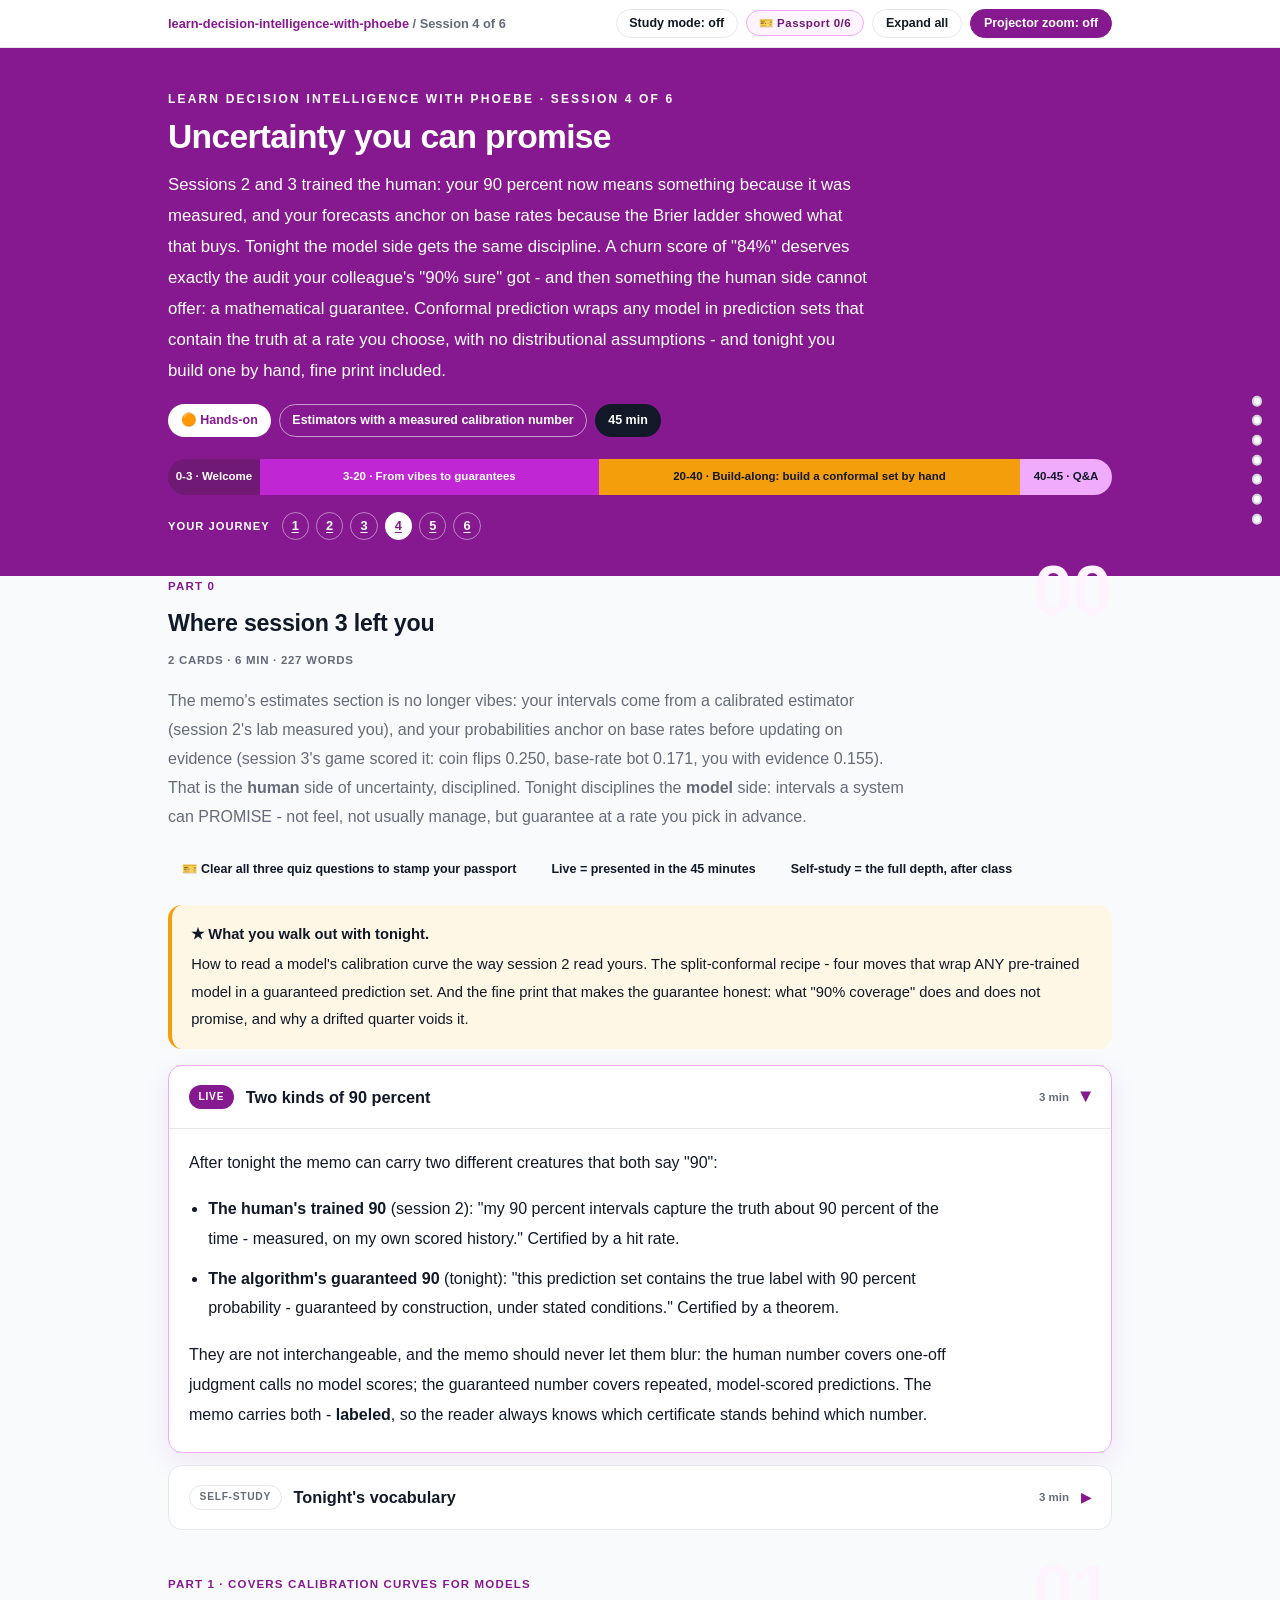
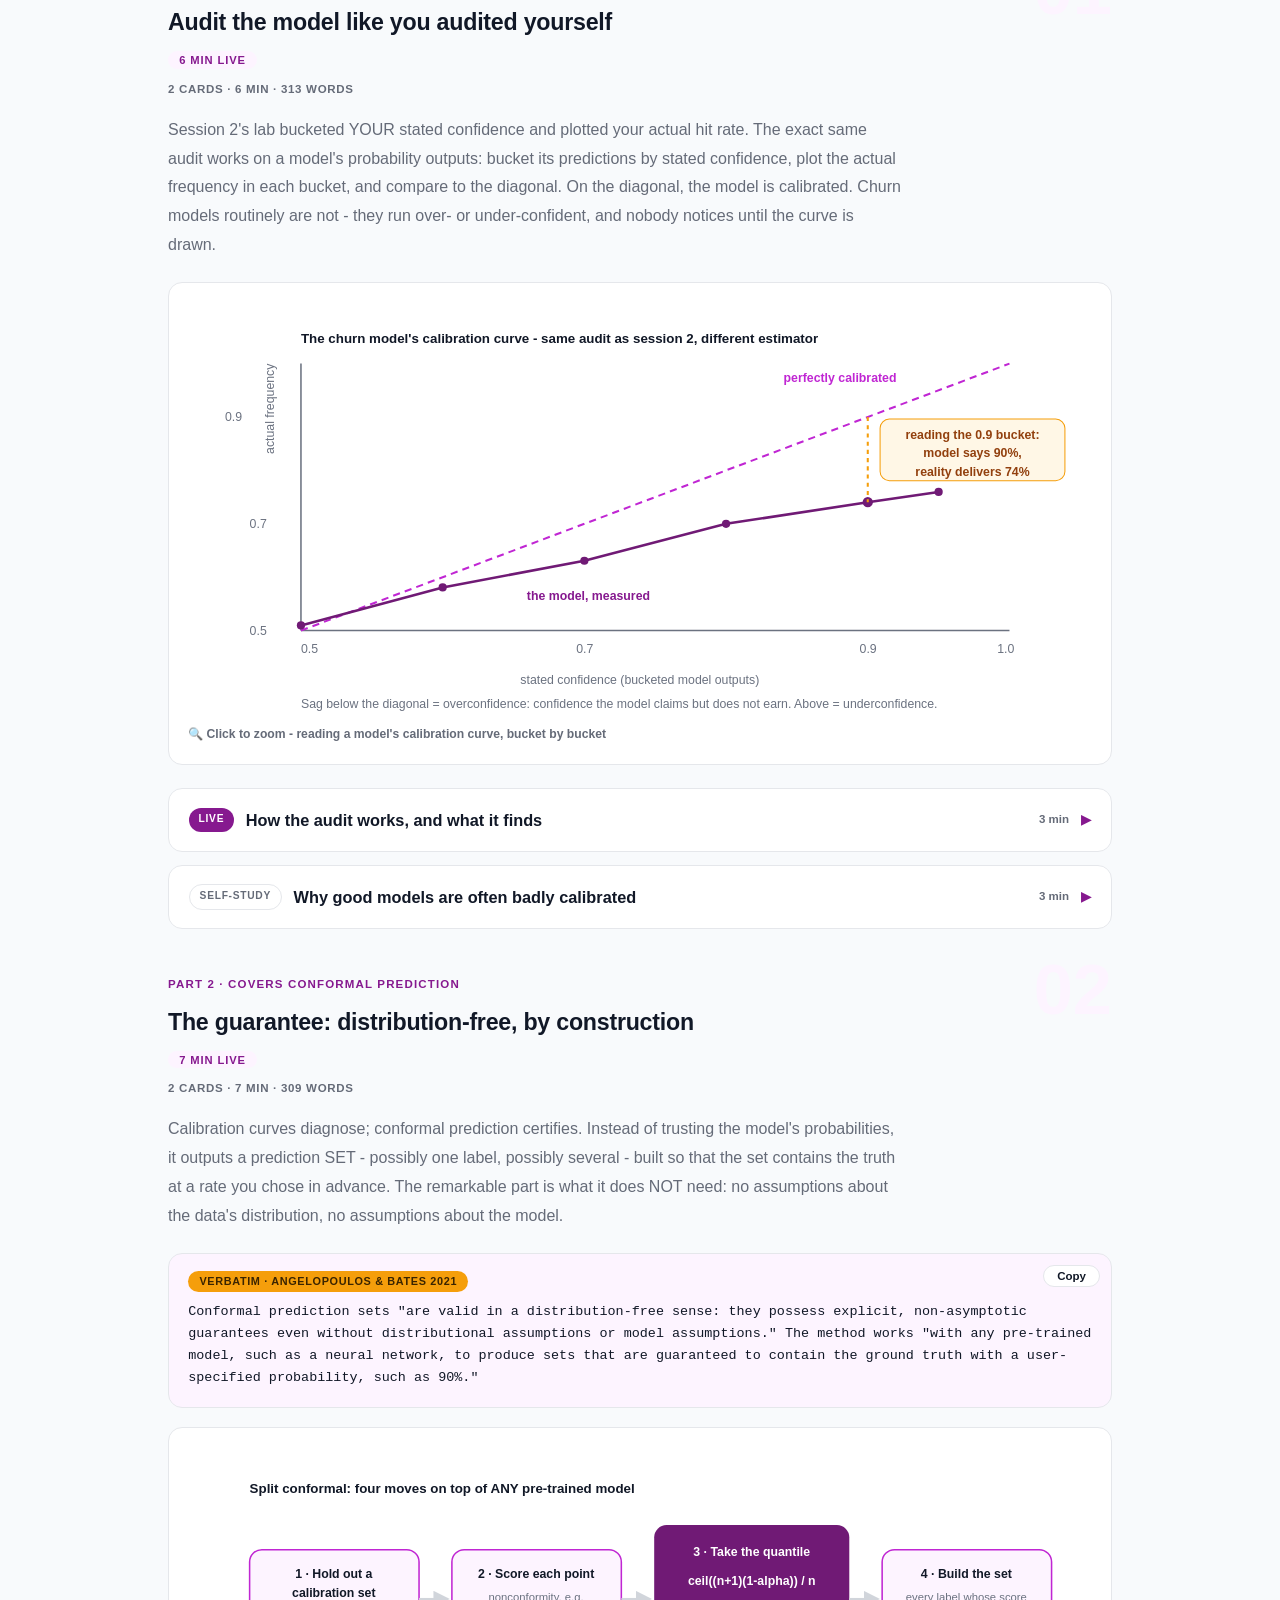
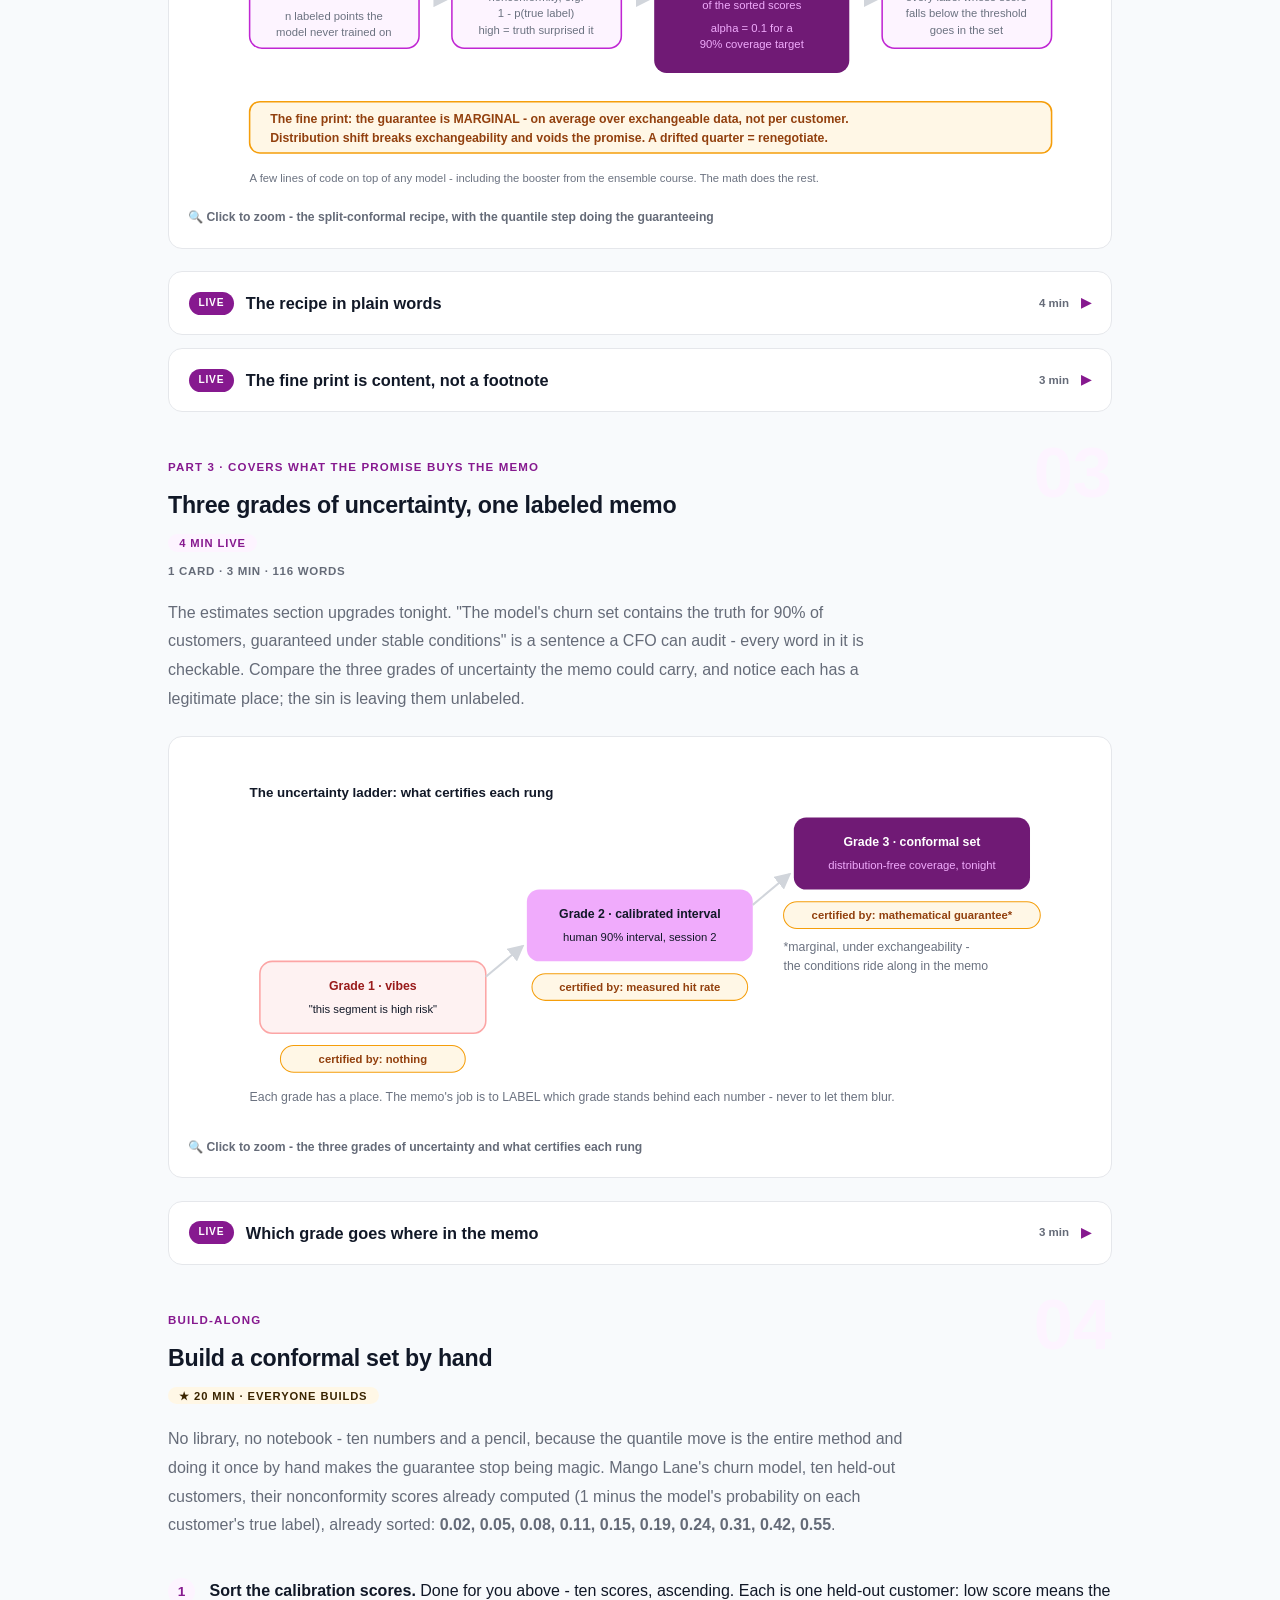
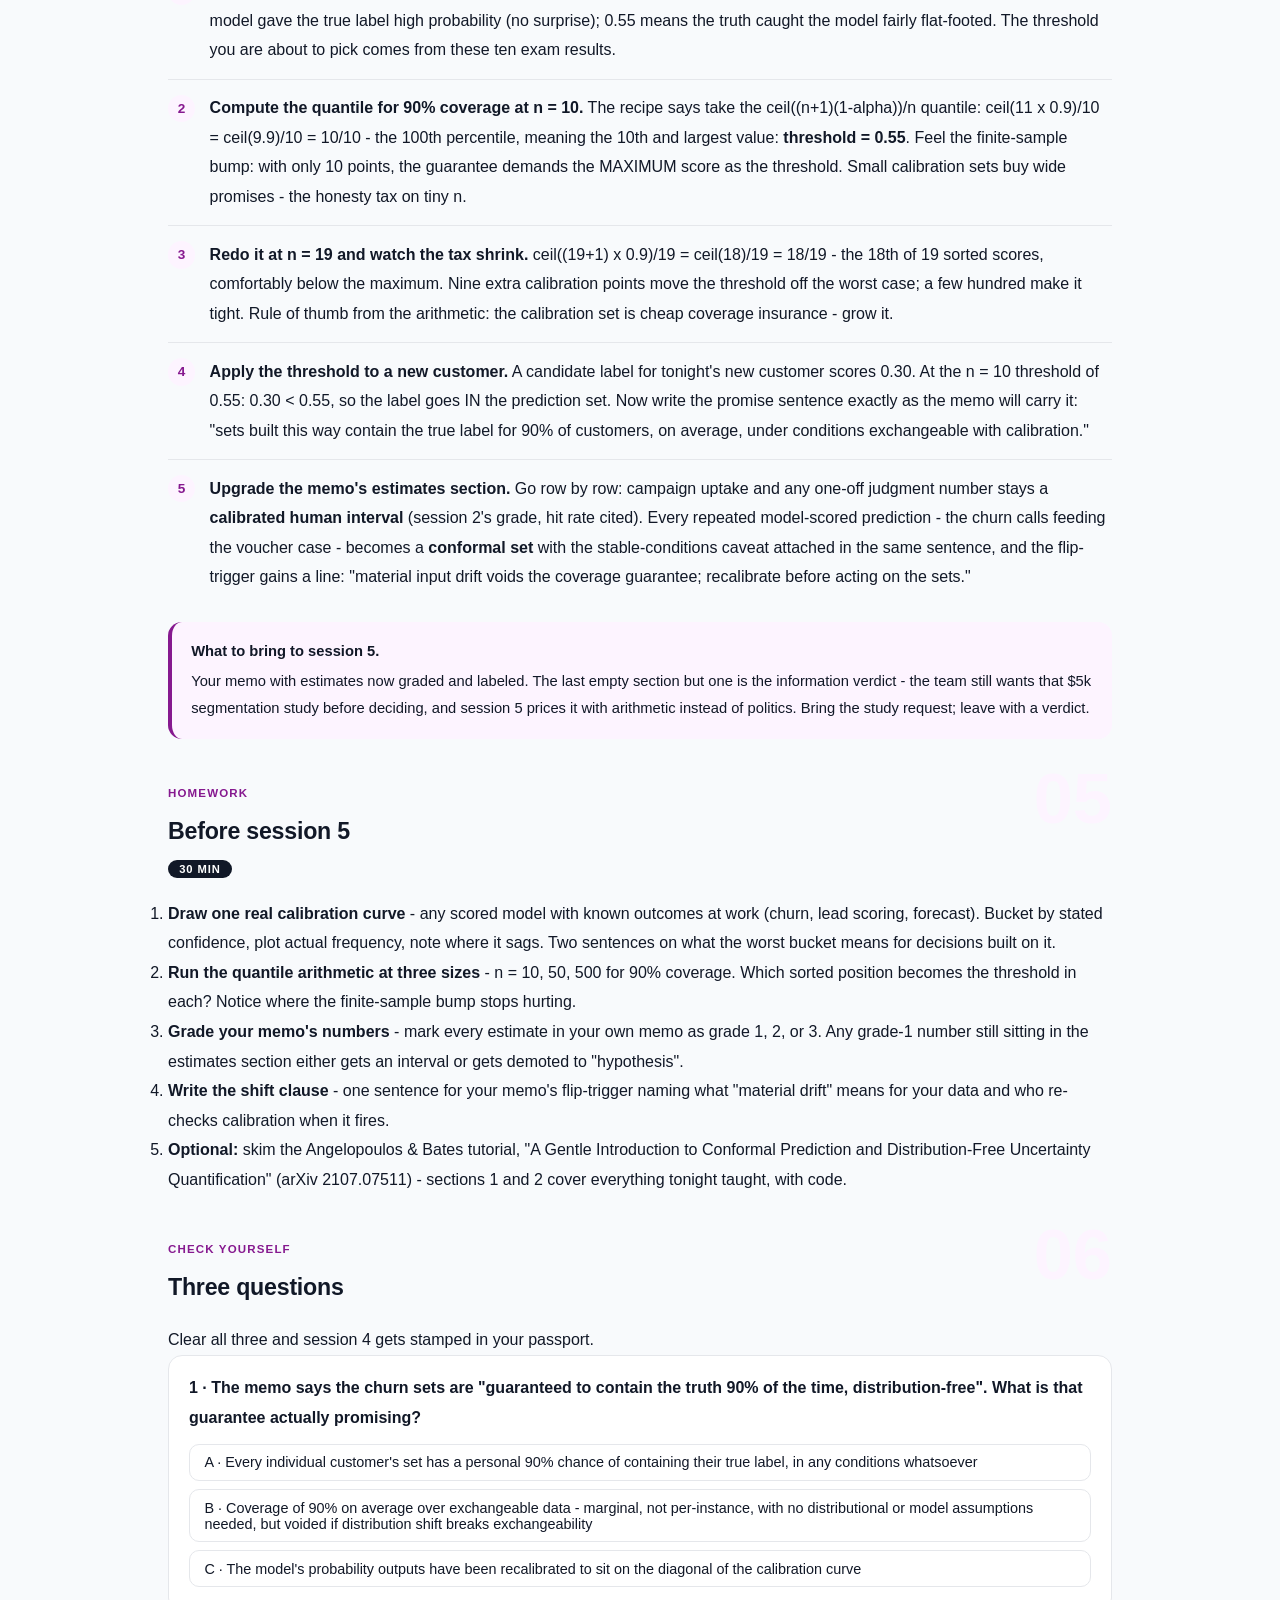
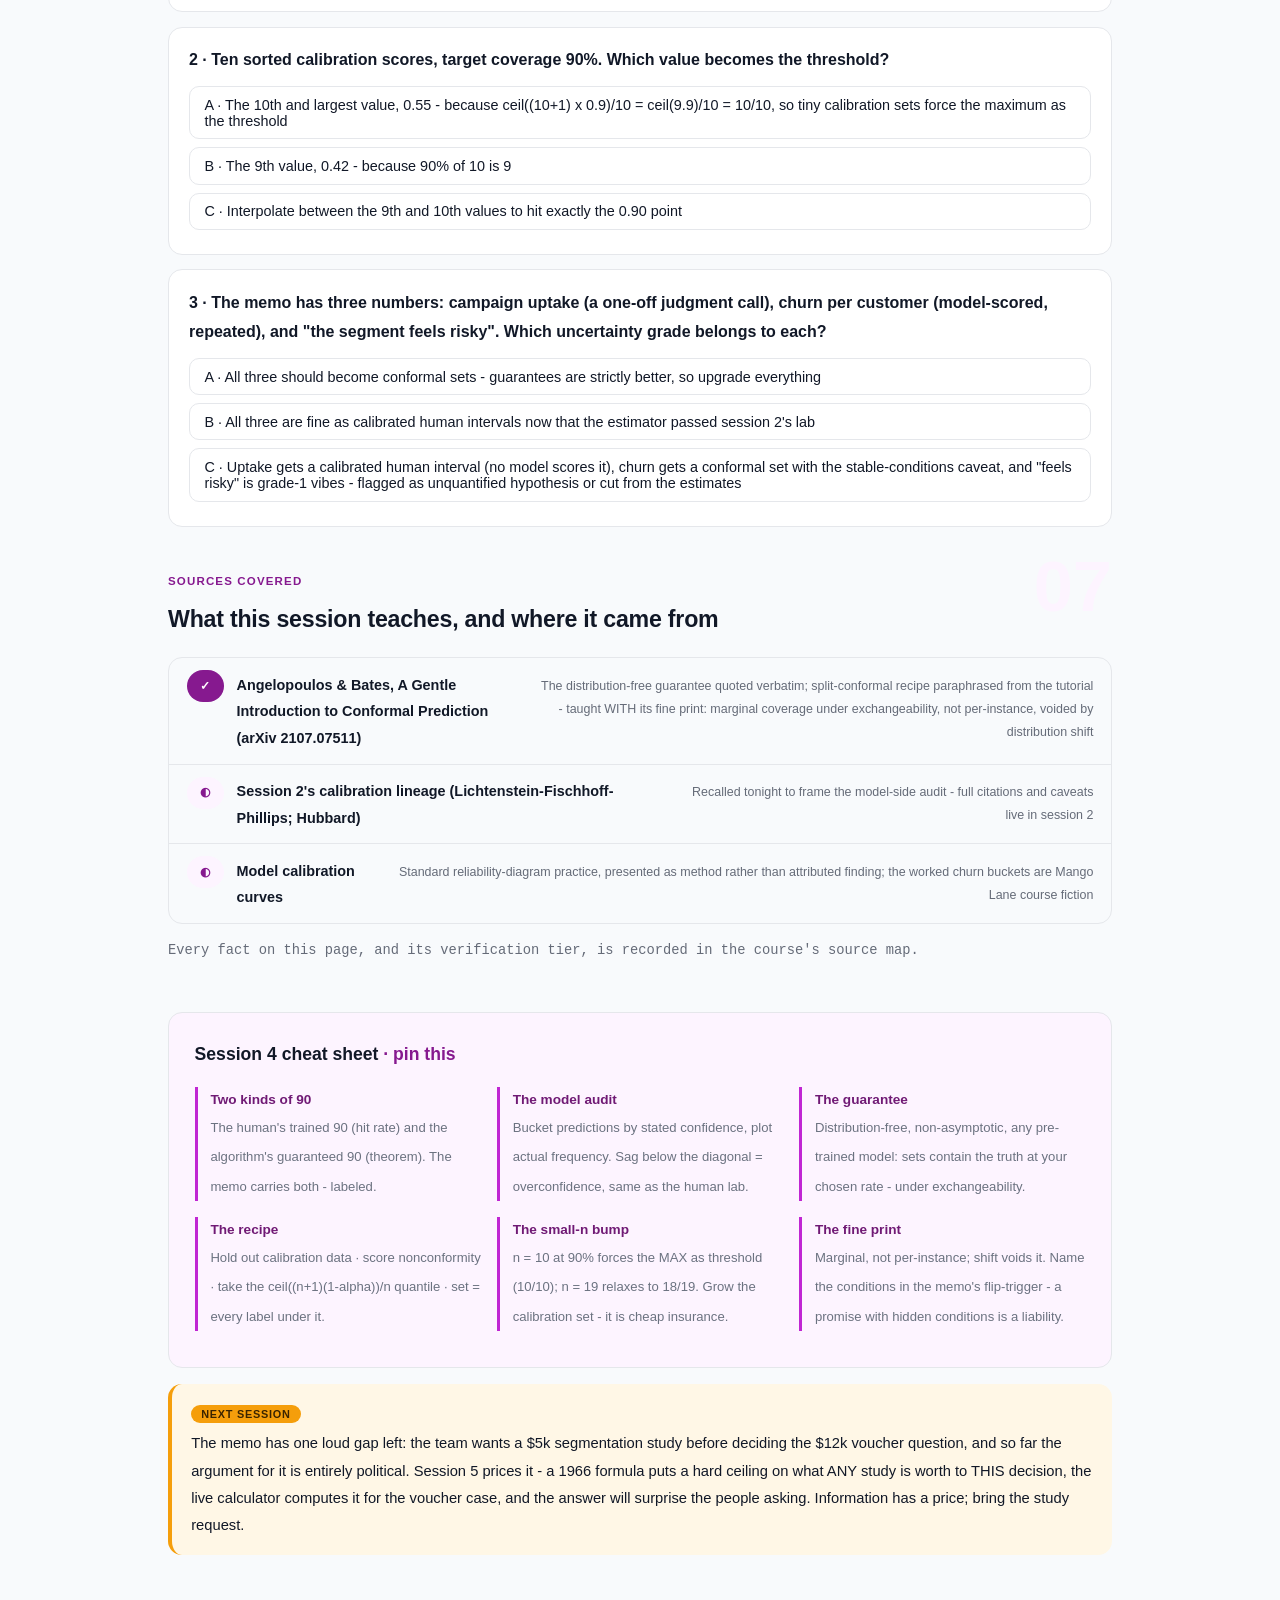
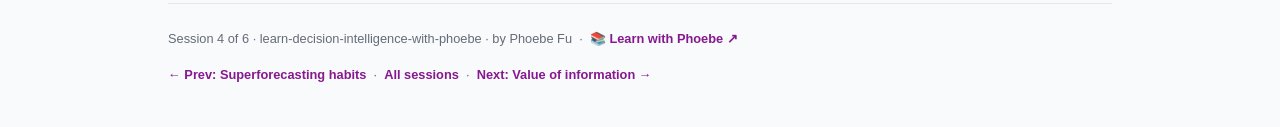
<file: courses/04-uncertainty-you-can-promise.html>
<!DOCTYPE html>
<html lang="en">
<head>
<meta charset="UTF-8">
<meta name="viewport" content="width=device-width, initial-scale=1.0">
<!-- social:start -->
<meta name="description" content="Session 4 of 6. Uncertainty you can promise: calibration curves for models, and conformal prediction - distribution-free coverage guarantees built by hand, with the marginal-coverage fine print taught as content.">
<meta property="og:type" content="article">
<meta property="og:site_name" content="Learn with Phoebe">
<meta property="og:title" content="Uncertainty you can promise - learn decision intelligence with phoebe">
<meta property="og:description" content="Session 4 of 6. From vibes to guarantees: conformal prediction sets built by hand, fine print included.">
<meta property="og:url" content="https://phoebefu6.github.io/learn-decision-intelligence-with-phoebe/courses/04-uncertainty-you-can-promise.html">
<meta property="og:image" content="https://phoebefu6.github.io/learn-decision-intelligence-with-phoebe/assets/og-cover.png">
<meta property="og:image:width" content="1200">
<meta property="og:image:height" content="630">
<meta name="twitter:card" content="summary_large_image">
<meta name="twitter:title" content="Uncertainty you can promise - learn decision intelligence with phoebe">
<meta name="twitter:description" content="Session 4 of 6. Conformal prediction sets built by hand, fine print included.">
<meta name="twitter:image" content="https://phoebefu6.github.io/learn-decision-intelligence-with-phoebe/assets/og-cover.png">
<!-- social:end -->
<title>Session 4 · Uncertainty you can promise - learn decision intelligence with phoebe</title>
<link rel="stylesheet" href="../assets/style.css?v=23">
</head>
<body>

<div class="toolbar">
  <div class="wrap">
    <span class="crumb"><a href="../index.html">learn-decision-intelligence-with-phoebe</a> / Session 4 of 6</span>
    <button class="btn" id="toggle-all" type="button">Expand all</button>
    <button class="btn primary" id="zoom-toggle" type="button">Projector zoom: off</button>
  </div>
</div>

<header class="masthead">
  <div class="wrap">
    <div class="eyebrow">Learn Decision Intelligence with Phoebe · Session 4 of 6</div>
    <h1>Uncertainty you can <span class="accent">promise</span></h1>
    <p class="sub">Sessions 2 and 3 trained the human: your 90 percent now means something because it was measured, and your forecasts anchor on base rates because the Brier ladder showed what that buys. Tonight the model side gets the same discipline. A churn score of "84%" deserves exactly the audit your colleague's "90% sure" got - and then something the human side cannot offer: a mathematical guarantee. Conformal prediction wraps any model in prediction sets that contain the truth at a rate you choose, with no distributional assumptions - and tonight you build one by hand, fine print included.</p>
    <div class="chip-row">
      <span class="chip level">🟠 Hands-on</span>
      <span class="chip audience">Estimators with a measured calibration number</span>
      <span class="chip time">45 min</span>
    </div>
    <div class="agenda">
      <span class="a1" style="flex:1">0-3 · Welcome</span>
      <span class="a2" style="flex:4">3-20 · From vibes to guarantees</span>
      <span class="a3" style="flex:5">20-40 · Build-along: build a conformal set by hand</span>
      <span class="a4" style="flex:1">40-45 · Q&amp;A</span>
    </div>
  </div>
</header>

<main class="wrap">

  <!-- ============ INTRO ============ -->
  <section class="section" id="intro">
    <div class="section-kicker">
      <span class="klabel">Part 0</span>
      <h2>Where session 3 left you</h2>
    </div>
    <p class="lede">The memo's estimates section is no longer vibes: your intervals come from a calibrated estimator (session 2's lab measured you), and your probabilities anchor on base rates before updating on evidence (session 3's game scored it: coin flips 0.250, base-rate bot 0.171, you with evidence 0.155). That is the <strong>human</strong> side of uncertainty, disciplined. Tonight disciplines the <strong>model</strong> side: intervals a system can PROMISE - not feel, not usually manage, but guarantee at a rate you pick in advance.</p>

    <div class="legend">
      <span class="pill">🎫 Clear all three quiz questions to stamp your passport</span>
      <span class="pill">Live = presented in the 45 minutes</span>
      <span class="pill">Self-study = the full depth, after class</span>
    </div>

    <div class="callout win">
      <p><strong>★ What you walk out with tonight.</strong> How to read a model's calibration curve the way session 2 read yours. The split-conformal recipe - four moves that wrap ANY pre-trained model in a guaranteed prediction set. And the fine print that makes the guarantee honest: what "90% coverage" does and does not promise, and why a drifted quarter voids it.</p>
    </div>

    <details class="card" open>
      <summary><span class="mode live">Live</span>Two kinds of 90 percent<span class="mini">3 min</span><span class="caret">▶</span></summary>
      <div class="body">
        <p>After tonight the memo can carry two different creatures that both say "90":</p>
        <ul>
          <li><strong>The human's trained 90</strong> (session 2): "my 90 percent intervals capture the truth about 90 percent of the time - measured, on my own scored history." Certified by a hit rate.</li>
          <li><strong>The algorithm's guaranteed 90</strong> (tonight): "this prediction set contains the true label with 90 percent probability - guaranteed by construction, under stated conditions." Certified by a theorem.</li>
        </ul>
        <p>They are not interchangeable, and the memo should never let them blur: the human number covers one-off judgment calls no model scores; the guaranteed number covers repeated, model-scored predictions. The memo carries both - <strong>labeled</strong>, so the reader always knows which certificate stands behind which number.</p>
      </div>
    </details>

    <details class="card">
      <summary><span class="mode self">Self-study</span>Tonight's vocabulary<span class="mini">3 min</span><span class="caret">▶</span></summary>
      <div class="body">
        <ul>
          <li><strong>Calibration curve</strong> - stated confidence on one axis, actual frequency on the other. The diagonal is honesty; session 2 drew yours, tonight draws the model's.</li>
          <li><strong>Calibration set</strong> - labeled points the model never trained on, held out to price its errors.</li>
          <li><strong>Nonconformity score</strong> - how "wrong" the model looks on one point, e.g. 1 minus the probability it gave the true label. High score = the truth surprised it.</li>
          <li><strong>Coverage</strong> - how often the prediction set actually contains the truth. The thing being guaranteed.</li>
          <li><strong>Exchangeability</strong> - the condition under which the guarantee holds: calibration data and new data behave like draws from the same well-shuffled deck. Distribution shift breaks it.</li>
        </ul>
      </div>
    </details>
  </section>

  <!-- ============ PART 1 ============ -->
  <section class="section" id="part-1">
    <div class="section-kicker">
      <span class="klabel">Part 1 · covers calibration curves for models</span>
      <h2>Audit the model like you audited yourself</h2>
      <span class="tag concept">6 min live</span>
    </div>
    <p class="lede">Session 2's lab bucketed YOUR stated confidence and plotted your actual hit rate. The exact same audit works on a model's probability outputs: bucket its predictions by stated confidence, plot the actual frequency in each bucket, and compare to the diagonal. On the diagonal, the model is calibrated. Churn models routinely are not - they run over- or under-confident, and nobody notices until the curve is drawn.</p>

    <figure class="zoomable">
      <svg viewBox="0 0 880 400" xmlns="http://www.w3.org/2000/svg" role="img" aria-label="A model calibration curve: the diagonal marks perfect calibration, and an overconfident model's curve sags below the diagonal at the high-confidence end, claiming 90 percent while delivering 74">
        <style>
          .d4aT { font: 700 13px Inter, sans-serif; fill: #111827; }
          .d4aB { font: 400 12px Inter, sans-serif; fill: #111827; }
          .d4aM { font: 700 12px Inter, sans-serif; fill: #86198F; }
          .d4aD { font: 700 12px Inter, sans-serif; fill: #C026D3; }
          .d4aA { font: 700 12px Inter, sans-serif; fill: #92400E; }
          .d4aN { font: 400 12px Inter, sans-serif; fill: #6B7280; }
        </style>
        <text class="d4aT" x="110" y="40">The churn model's calibration curve - same audit as session 2, different estimator</text>
        <line x1="110" y1="320" x2="800" y2="320" stroke="#6B7280" stroke-width="1.5"/>
        <line x1="110" y1="60" x2="110" y2="320" stroke="#6B7280" stroke-width="1.5"/>
        <text class="d4aN" x="110" y="342">0.5</text>
        <text class="d4aN" x="378" y="342">0.7</text>
        <text class="d4aN" x="654" y="342">0.9</text>
        <text class="d4aN" x="788" y="342">1.0</text>
        <text class="d4aN" x="60" y="324">0.5</text>
        <text class="d4aN" x="60" y="220">0.7</text>
        <text class="d4aN" x="36" y="116">0.9</text>
        <text class="d4aN" x="440" y="372" text-anchor="middle">stated confidence (bucketed model outputs)</text>
        <text class="d4aN" x="84" y="60" transform="rotate(-90 84 60)" text-anchor="end">actual frequency</text>
        <line x1="110" y1="320" x2="800" y2="60" stroke="#C026D3" stroke-width="2" stroke-dasharray="7 5"/>
        <text class="d4aD" x="580" y="78">perfectly calibrated</text>
        <polyline points="110,315 248,278 386,252 524,216 662,195 731,185" fill="none" stroke="#701A75" stroke-width="2.5"/>
        <circle cx="110" cy="315" r="4" fill="#701A75"/>
        <circle cx="248" cy="278" r="4" fill="#701A75"/>
        <circle cx="386" cy="252" r="4" fill="#701A75"/>
        <circle cx="524" cy="216" r="4" fill="#701A75"/>
        <circle cx="662" cy="195" r="5" fill="#701A75"/>
        <circle cx="731" cy="185" r="4" fill="#701A75"/>
        <text class="d4aM" x="330" y="290">the model, measured</text>
        <line x1="662" y1="112" x2="662" y2="195" stroke="#F59E0B" stroke-width="2" stroke-dasharray="4 4"/>
        <rect x="674" y="114" width="180" height="60" rx="9" fill="#FFF7E6" stroke="#F59E0B"/>
        <text class="d4aA" x="764" y="133" text-anchor="middle">reading the 0.9 bucket:</text>
        <text class="d4aA" x="764" y="151" text-anchor="middle">model says 90%,</text>
        <text class="d4aA" x="764" y="169" text-anchor="middle">reality delivers 74%</text>
        <text class="d4aN" x="110" y="395">Sag below the diagonal = overconfidence: confidence the model claims but does not earn. Above = underconfidence.</text>
      </svg>
      <figcaption>🔍 Click to zoom - reading a model's calibration curve, bucket by bucket</figcaption>
    </figure>

    <details class="card">
      <summary><span class="mode live">Live</span>How the audit works, and what it finds<span class="mini">3 min</span><span class="caret">▶</span></summary>
      <div class="body">
        <p>Three moves, all bookkeeping: take a batch of scored predictions with known outcomes, group them into confidence buckets (all the "about 80%" predictions together), and compute the actual positive rate inside each bucket. Plot stated against actual. A calibrated model sits on the diagonal; the sagging curve above shows the common failure - the high-confidence buckets are where overconfidence concentrates, exactly as it did in the human lab.</p>
        <p>The connection to session 2 is the point: a model's "84% churn risk" is a confidence claim from an estimator, and it deserves the same audit a colleague's "90% sure" got. Nobody at Mango Lane had ever bucketed the churn model's outputs. The curve is an afternoon of work and it changes what the number is worth in the memo.</p>
        <div class="callout example">
          <span class="ex-pill">Real world</span>
          <p>Mango Lane's churn model flags a segment at "84% risk". Bucketed against last quarter's outcomes, the 80-90 bucket actually churned at 71%. The score is still useful - it ranks customers well - but the memo cannot write "84% probability" with a straight face. Tonight's second tool fixes that properly: instead of hoping the probabilities are honest, wrap them in a set that carries a guarantee.</p>
        </div>
      </div>
    </details>

    <details class="card">
      <summary><span class="mode self">Self-study</span>Why good models are often badly calibrated<span class="mini">3 min</span><span class="caret">▶</span></summary>
      <div class="body">
        <p>Ranking well and stating honest probabilities are different skills. A model can order customers from safest to riskiest almost perfectly while its stated probabilities run systematically hot or cold - training objectives reward separation, not honesty, and modern flexible models tend toward overconfidence at the extremes. Two practical consequences:</p>
        <ul>
          <li><strong>Never read a raw score as a probability</strong> until the calibration curve has been drawn on held-out data. The curve is the model's session-2 lab result.</li>
          <li><strong>Calibration drifts.</strong> A curve drawn last year certifies last year. Re-audit on a cadence, and treat a sudden sag as an early warning that the world the model learned has moved - which is exactly the condition that voids tonight's guarantee too.</li>
        </ul>
      </div>
    </details>
  </section>

  <!-- ============ PART 2 ============ -->
  <section class="section" id="part-2">
    <div class="section-kicker">
      <span class="klabel">Part 2 · covers conformal prediction</span>
      <h2>The guarantee: distribution-free, by construction</h2>
      <span class="tag concept">7 min live</span>
    </div>
    <p class="lede">Calibration curves diagnose; conformal prediction certifies. Instead of trusting the model's probabilities, it outputs a prediction SET - possibly one label, possibly several - built so that the set contains the truth at a rate you chose in advance. The remarkable part is what it does NOT need: no assumptions about the data's distribution, no assumptions about the model.</p>

    <div class="prompt-box good"><span class="label">Verbatim · Angelopoulos &amp; Bates 2021</span>Conformal prediction sets "are valid in a distribution-free sense: they possess explicit, non-asymptotic guarantees even without distributional assumptions or model assumptions." The method works "with any pre-trained model, such as a neural network, to produce sets that are guaranteed to contain the ground truth with a user-specified probability, such as 90%."</div>

    <figure class="zoomable">
      <svg viewBox="0 0 880 340" xmlns="http://www.w3.org/2000/svg" role="img" aria-label="The split-conformal recipe as a four-step pipeline: hold out a calibration set, score nonconformity, take the ceil((n+1)(1-alpha))/n quantile of the sorted scores, and build the prediction set from every label under that threshold">
        <style>
          .d4bH { font: 700 12px Inter, sans-serif; fill: #fff; }
          .d4bW { font: 400 11px Inter, sans-serif; fill: #F0ABFC; }
          .d4bK { font: 700 12px Inter, sans-serif; fill: #111827; }
          .d4bB { font: 400 11px Inter, sans-serif; fill: #6B7280; }
          .d4bA { font: 700 12px Inter, sans-serif; fill: #92400E; }
          .d4bT { font: 700 13px Inter, sans-serif; fill: #111827; }
        </style>
        <defs>
          <marker id="d4Br" markerWidth="8" markerHeight="8" refX="7" refY="4" orient="auto"><path d="M0,0 L8,4 L0,8 z" fill="#D1D5DB"/></marker>
        </defs>
        <text class="d4bT" x="60" y="45">Split conformal: four moves on top of ANY pre-trained model</text>
        <rect x="60" y="100" width="165" height="96" rx="12" fill="#FDF4FF" stroke="#C026D3" stroke-width="1.5"/>
        <text class="d4bK" x="142" y="128" text-anchor="middle">1 · Hold out a</text>
        <text class="d4bK" x="142" y="146" text-anchor="middle">calibration set</text>
        <text class="d4bB" x="142" y="168" text-anchor="middle">n labeled points the</text>
        <text class="d4bB" x="142" y="184" text-anchor="middle">model never trained on</text>
        <line x1="225" y1="148" x2="253" y2="148" stroke="#D1D5DB" stroke-width="2" marker-end="url(#d4Br)"/>
        <rect x="257" y="100" width="165" height="96" rx="12" fill="#FDF4FF" stroke="#C026D3" stroke-width="1.5"/>
        <text class="d4bK" x="339" y="128" text-anchor="middle">2 · Score each point</text>
        <text class="d4bB" x="339" y="150" text-anchor="middle">nonconformity, e.g.</text>
        <text class="d4bB" x="339" y="166" text-anchor="middle">1 - p(true label)</text>
        <text class="d4bB" x="339" y="182" text-anchor="middle">high = truth surprised it</text>
        <line x1="422" y1="148" x2="450" y2="148" stroke="#D1D5DB" stroke-width="2" marker-end="url(#d4Br)"/>
        <rect x="454" y="76" width="190" height="144" rx="12" fill="#701A75"/>
        <text class="d4bH" x="549" y="106" text-anchor="middle">3 · Take the quantile</text>
        <text class="d4bH" x="549" y="134" text-anchor="middle">ceil((n+1)(1-alpha)) / n</text>
        <text class="d4bW" x="549" y="158" text-anchor="middle">of the sorted scores</text>
        <text class="d4bW" x="549" y="180" text-anchor="middle">alpha = 0.1 for a</text>
        <text class="d4bW" x="549" y="196" text-anchor="middle">90% coverage target</text>
        <line x1="644" y1="148" x2="672" y2="148" stroke="#D1D5DB" stroke-width="2" marker-end="url(#d4Br)"/>
        <rect x="676" y="100" width="165" height="96" rx="12" fill="#FDF4FF" stroke="#C026D3" stroke-width="1.5"/>
        <text class="d4bK" x="758" y="128" text-anchor="middle">4 · Build the set</text>
        <text class="d4bB" x="758" y="150" text-anchor="middle">every label whose score</text>
        <text class="d4bB" x="758" y="166" text-anchor="middle">falls below the threshold</text>
        <text class="d4bB" x="758" y="182" text-anchor="middle">goes in the set</text>
        <rect x="60" y="248" width="781" height="50" rx="10" fill="#FFF7E6" stroke="#F59E0B" stroke-width="1.5"/>
        <text class="d4bA" x="80" y="269">The fine print: the guarantee is MARGINAL - on average over exchangeable data, not per customer.</text>
        <text class="d4bA" x="80" y="287">Distribution shift breaks exchangeability and voids the promise. A drifted quarter = renegotiate.</text>
        <text class="d4bB" x="60" y="326">A few lines of code on top of any model - including the booster from the ensemble course. The math does the rest.</text>
      </svg>
      <figcaption>🔍 Click to zoom - the split-conformal recipe, with the quantile step doing the guaranteeing</figcaption>
    </figure>

    <details class="card">
      <summary><span class="mode live">Live</span>The recipe in plain words<span class="mini">4 min</span><span class="caret">▶</span></summary>
      <div class="body">
        <p>Split conformal is four moves, and only one involves any math (paraphrasing the Angelopoulos-Bates tutorial):</p>
        <ul>
          <li><strong>Hold out a calibration set</strong> - labeled points the model never saw in training. This is the model's exam, not its homework.</li>
          <li><strong>Compute a nonconformity score per calibration point</strong> - a number for how wrong the model looks there, e.g. 1 minus the probability it assigned the true label.</li>
          <li><strong>Take the ceil((n+1)(1-alpha))/n empirical quantile</strong> of those scores - for 90% coverage, alpha is 0.1. This threshold is where the guarantee is manufactured: the (n+1) is a finite-sample correction, not a typo.</li>
          <li><strong>Build the prediction set</strong> for a new customer: every candidate label whose score falls below the threshold goes in.</li>
        </ul>
        <p>That is the whole method - a few lines on top of ANY model, including the gradient booster you built in the ensemble course. Uncertain customers naturally get bigger sets, confident ones get singletons; the set SIZE becomes an honest per-customer uncertainty readout even though the guarantee itself is an average.</p>
      </div>
    </details>

    <details class="card">
      <summary><span class="mode live">Live</span>The fine print is content, not a footnote<span class="mini">3 min</span><span class="caret">▶</span></summary>
      <div class="body">
        <p>Two conditions bound the promise, and the memo must carry both:</p>
        <ul>
          <li><strong>Marginal, not conditional.</strong> Coverage holds ON AVERAGE over exchangeable data - roughly 90% of customers get a set containing their truth. It is NOT a per-instance promise: no individual customer is personally guaranteed 90%, and coverage can run lower on some slices while the average still holds.</li>
          <li><strong>Exchangeability, not forever.</strong> The theorem assumes calibration data and new data are exchangeable - same well-shuffled deck. Distribution shift breaks that: a drifted quarter voids the promise outright.</li>
        </ul>
        <p>The second condition is not a weakness to whisper - it is a reason to use session 1's machinery. The memo's flip-trigger should name it: "these sets are guaranteed under stable conditions; if the input distribution shifts materially, recalibrate before trusting them." A guarantee with stated conditions is a promise; one with hidden conditions is a liability.</p>
      </div>
    </details>
  </section>

  <!-- ============ PART 3 ============ -->
  <section class="section" id="part-3">
    <div class="section-kicker">
      <span class="klabel">Part 3 · covers what the promise buys the memo</span>
      <h2>Three grades of uncertainty, one labeled memo</h2>
      <span class="tag concept">4 min live</span>
    </div>
    <p class="lede">The estimates section upgrades tonight. "The model's churn set contains the truth for 90% of customers, guaranteed under stable conditions" is a sentence a CFO can audit - every word in it is checkable. Compare the three grades of uncertainty the memo could carry, and notice each has a legitimate place; the sin is leaving them unlabeled.</p>

    <figure class="zoomable">
      <svg viewBox="0 0 880 360" xmlns="http://www.w3.org/2000/svg" role="img" aria-label="Three grades of uncertainty as an ascending ladder: vibes certified by nothing, a calibrated human interval certified by a measured hit rate, and a conformal set certified by a mathematical guarantee under stated conditions">
        <style>
          .d4cH { font: 700 12px Inter, sans-serif; fill: #fff; }
          .d4cW { font: 400 11px Inter, sans-serif; fill: #F0ABFC; }
          .d4cK { font: 700 12px Inter, sans-serif; fill: #111827; }
          .d4cB { font: 400 11px Inter, sans-serif; fill: #111827; }
          .d4cR { font: 700 12px Inter, sans-serif; fill: #991B1B; }
          .d4cA { font: 700 11px Inter, sans-serif; fill: #92400E; }
          .d4cN { font: 400 12px Inter, sans-serif; fill: #6B7280; }
        </style>
        <defs>
          <marker id="d4Cr" markerWidth="8" markerHeight="8" refX="7" refY="4" orient="auto"><path d="M0,0 L8,4 L0,8 z" fill="#D1D5DB"/></marker>
        </defs>
        <text class="d4cK" x="60" y="40" style="font-weight:700; font-size:13px">The uncertainty ladder: what certifies each rung</text>
        <rect x="70" y="200" width="220" height="70" rx="12" fill="#FEF2F2" stroke="#FCA5A5" stroke-width="1.5"/>
        <text class="d4cR" x="180" y="228" text-anchor="middle">Grade 1 · vibes</text>
        <text class="d4cB" x="180" y="250" text-anchor="middle">"this segment is high risk"</text>
        <rect x="90" y="282" width="180" height="26" rx="13" fill="#FFF7E6" stroke="#F59E0B"/>
        <text class="d4cA" x="180" y="299" text-anchor="middle">certified by: nothing</text>
        <line x1="290" y1="215" x2="326" y2="185" stroke="#D1D5DB" stroke-width="2" marker-end="url(#d4Cr)"/>
        <rect x="330" y="130" width="220" height="70" rx="12" fill="#F0ABFC"/>
        <text class="d4cK" x="440" y="158" text-anchor="middle">Grade 2 · calibrated interval</text>
        <text class="d4cB" x="440" y="180" text-anchor="middle">human 90% interval, session 2</text>
        <rect x="335" y="212" width="210" height="26" rx="13" fill="#FFF7E6" stroke="#F59E0B"/>
        <text class="d4cA" x="440" y="229" text-anchor="middle">certified by: measured hit rate</text>
        <line x1="550" y1="145" x2="586" y2="115" stroke="#D1D5DB" stroke-width="2" marker-end="url(#d4Cr)"/>
        <rect x="590" y="60" width="230" height="70" rx="12" fill="#701A75"/>
        <text class="d4cH" x="705" y="88" text-anchor="middle">Grade 3 · conformal set</text>
        <text class="d4cW" x="705" y="110" text-anchor="middle">distribution-free coverage, tonight</text>
        <rect x="580" y="142" width="250" height="26" rx="13" fill="#FFF7E6" stroke="#F59E0B"/>
        <text class="d4cA" x="705" y="159" text-anchor="middle">certified by: mathematical guarantee*</text>
        <text class="d4cN" x="580" y="190">*marginal, under exchangeability -</text>
        <text class="d4cN" x="580" y="208">the conditions ride along in the memo</text>
        <text class="d4cN" x="60" y="336">Each grade has a place. The memo's job is to LABEL which grade stands behind each number - never to let them blur.</text>
      </svg>
      <figcaption>🔍 Click to zoom - the three grades of uncertainty and what certifies each rung</figcaption>
    </figure>

    <details class="card">
      <summary><span class="mode live">Live</span>Which grade goes where in the memo<span class="mini">3 min</span><span class="caret">▶</span></summary>
      <div class="body">
        <table class="clean">
          <tr><th>Grade</th><th>Belongs where</th><th>Memo phrasing</th></tr>
          <tr><td><strong>Vibes</strong></td><td>Nowhere in the estimates section - at most, flagged as a hypothesis to be estimated</td><td>"Team intuition, unquantified - listed for context only"</td></tr>
          <tr><td><strong>Calibrated human interval</strong></td><td>One-off judgment quantities no model scores: campaign uptake, deal size, a competitor's move</td><td>"90% interval from a calibrated estimator (hit rate on record)"</td></tr>
          <tr><td><strong>Conformal set</strong></td><td>Repeated, model-scored predictions: churn, demand, ticket volume</td><td>"Set contains the truth for 90% of customers, guaranteed under stable conditions"</td></tr>
        </table>
        <p>The upgrade is auditability. A CFO cannot audit "high risk". They can audit a hit rate, and they can audit a coverage guarantee with stated conditions - which means the estimates section stops being a trust exercise and becomes a checkable document. That is what the promise buys.</p>
      </div>
    </details>
  </section>

  <!-- ============ DEMO ============ -->
  <section class="section" id="demo-1">
    <div class="section-kicker">
      <span class="klabel">Build-along</span>
      <h2>Build a conformal set by hand</h2>
      <span class="tag demo">★ 20 min · everyone builds</span>
    </div>
    <p class="lede">No library, no notebook - ten numbers and a pencil, because the quantile move is the entire method and doing it once by hand makes the guarantee stop being magic. Mango Lane's churn model, ten held-out customers, their nonconformity scores already computed (1 minus the model's probability on each customer's true label), already sorted: <strong>0.02, 0.05, 0.08, 0.11, 0.15, 0.19, 0.24, 0.31, 0.42, 0.55</strong>.</p>

    <div class="steps">
      <div class="step"><p><strong>Sort the calibration scores.</strong> Done for you above - ten scores, ascending. Each is one held-out customer: low score means the model gave the true label high probability (no surprise); 0.55 means the truth caught the model fairly flat-footed. The threshold you are about to pick comes from these ten exam results.</p></div>
      <div class="step"><p><strong>Compute the quantile for 90% coverage at n = 10.</strong> The recipe says take the ceil((n+1)(1-alpha))/n quantile: ceil(11 x 0.9)/10 = ceil(9.9)/10 = 10/10 - the 100th percentile, meaning the 10th and largest value: <strong>threshold = 0.55</strong>. Feel the finite-sample bump: with only 10 points, the guarantee demands the MAXIMUM score as the threshold. Small calibration sets buy wide promises - the honesty tax on tiny n.</p></div>
      <div class="step"><p><strong>Redo it at n = 19 and watch the tax shrink.</strong> ceil((19+1) x 0.9)/19 = ceil(18)/19 = 18/19 - the 18th of 19 sorted scores, comfortably below the maximum. Nine extra calibration points move the threshold off the worst case; a few hundred make it tight. Rule of thumb from the arithmetic: the calibration set is cheap coverage insurance - grow it.</p></div>
      <div class="step"><p><strong>Apply the threshold to a new customer.</strong> A candidate label for tonight's new customer scores 0.30. At the n = 10 threshold of 0.55: 0.30 &lt; 0.55, so the label goes IN the prediction set. Now write the promise sentence exactly as the memo will carry it: "sets built this way contain the true label for 90% of customers, on average, under conditions exchangeable with calibration."</p></div>
      <div class="step"><p><strong>Upgrade the memo's estimates section.</strong> Go row by row: campaign uptake and any one-off judgment number stays a <strong>calibrated human interval</strong> (session 2's grade, hit rate cited). Every repeated model-scored prediction - the churn calls feeding the voucher case - becomes a <strong>conformal set</strong> with the stable-conditions caveat attached in the same sentence, and the flip-trigger gains a line: "material input drift voids the coverage guarantee; recalibrate before acting on the sets."</p></div>
    </div>

    <div class="callout tip">
      <p><strong>What to bring to session 5.</strong> Your memo with estimates now graded and labeled. The last empty section but one is the information verdict - the team still wants that $5k segmentation study before deciding, and session 5 prices it with arithmetic instead of politics. Bring the study request; leave with a verdict.</p>
    </div>
  </section>

  <!-- ============ HOMEWORK ============ -->
  <section class="section" id="exercise">
    <div class="section-kicker">
      <span class="klabel">Homework</span>
      <h2>Before session 5</h2>
      <span class="tag exercise">30 min</span>
    </div>
    <ol>
      <li><strong>Draw one real calibration curve</strong> - any scored model with known outcomes at work (churn, lead scoring, forecast). Bucket by stated confidence, plot actual frequency, note where it sags. Two sentences on what the worst bucket means for decisions built on it.</li>
      <li><strong>Run the quantile arithmetic at three sizes</strong> - n = 10, 50, 500 for 90% coverage. Which sorted position becomes the threshold in each? Notice where the finite-sample bump stops hurting.</li>
      <li><strong>Grade your memo's numbers</strong> - mark every estimate in your own memo as grade 1, 2, or 3. Any grade-1 number still sitting in the estimates section either gets an interval or gets demoted to "hypothesis".</li>
      <li><strong>Write the shift clause</strong> - one sentence for your memo's flip-trigger naming what "material drift" means for your data and who re-checks calibration when it fires.</li>
      <li><strong>Optional:</strong> skim the Angelopoulos &amp; Bates tutorial, "A Gentle Introduction to Conformal Prediction and Distribution-Free Uncertainty Quantification" (arXiv 2107.07511) - sections 1 and 2 cover everything tonight taught, with code.</li>
    </ol>
  </section>

  <!-- ============ QUIZ ============ -->
  <section class="section" id="quiz">
    <div class="section-kicker">
      <span class="klabel">Check yourself</span>
      <h2>Three questions</h2>
    </div>
    <p>Clear all three and session 4 gets stamped in your passport.</p>

    <div class="quiz-q" data-answer="1">
      <p class="qtext">1 · The memo says the churn sets are "guaranteed to contain the truth 90% of the time, distribution-free". What is that guarantee actually promising?</p>
      <button class="qopt" type="button">A · Every individual customer's set has a personal 90% chance of containing their true label, in any conditions whatsoever</button>
      <button class="qopt" type="button">B · Coverage of 90% on average over exchangeable data - marginal, not per-instance, with no distributional or model assumptions needed, but voided if distribution shift breaks exchangeability</button>
      <button class="qopt" type="button">C · The model's probability outputs have been recalibrated to sit on the diagonal of the calibration curve</button>
      <p class="qwhy">Distribution-free means no assumptions on the data's distribution or the model - not "no conditions at all". The guarantee is MARGINAL coverage under exchangeability: right on average, silent per instance, and void under shift - which is why the memo's flip-trigger names drift explicitly.</p>
    </div>

    <div class="quiz-q" data-answer="0">
      <p class="qtext">2 · Ten sorted calibration scores, target coverage 90%. Which value becomes the threshold?</p>
      <button class="qopt" type="button">A · The 10th and largest value, 0.55 - because ceil((10+1) x 0.9)/10 = ceil(9.9)/10 = 10/10, so tiny calibration sets force the maximum as the threshold</button>
      <button class="qopt" type="button">B · The 9th value, 0.42 - because 90% of 10 is 9</button>
      <button class="qopt" type="button">C · Interpolate between the 9th and 10th values to hit exactly the 0.90 point</button>
      <p class="qwhy">The (n+1) finite-sample correction is the whole trick: ceil(11 x 0.9) = ceil(9.9) = 10, so at n = 10 the guarantee demands the max. That is not a flaw - it is the price of an honest promise from ten data points. At n = 19 the threshold relaxes to the 18th of 19; more calibration data buys tighter sets.</p>
    </div>

    <div class="quiz-q" data-answer="2">
      <p class="qtext">3 · The memo has three numbers: campaign uptake (a one-off judgment call), churn per customer (model-scored, repeated), and "the segment feels risky". Which uncertainty grade belongs to each?</p>
      <button class="qopt" type="button">A · All three should become conformal sets - guarantees are strictly better, so upgrade everything</button>
      <button class="qopt" type="button">B · All three are fine as calibrated human intervals now that the estimator passed session 2's lab</button>
      <button class="qopt" type="button">C · Uptake gets a calibrated human interval (no model scores it), churn gets a conformal set with the stable-conditions caveat, and "feels risky" is grade-1 vibes - flagged as unquantified hypothesis or cut from the estimates</button>
      <p class="qwhy">Conformal needs a model and repeated scored predictions - it cannot wrap a one-off judgment call, which is what the calibrated human stays for. The three grades coexist in one memo; the discipline is labeling which certificate stands behind which number, so a reader never mistakes a vibe for a guarantee.</p>
    </div>

    <p class="quiz-score"></p>
  </section>

  <!-- ============ OFFICIAL COVERAGE ============ -->
  <section class="section" id="official">
    <div class="section-kicker">
      <span class="klabel">Sources covered</span>
      <h2>What this session teaches, and where it came from</h2>
    </div>
    <div class="covered">
      <div class="covered-row"><span class="status pill solid">✓</span><span class="name">Angelopoulos &amp; Bates, A Gentle Introduction to Conformal Prediction (arXiv 2107.07511)</span><span class="note">The distribution-free guarantee quoted verbatim; split-conformal recipe paraphrased from the tutorial - taught WITH its fine print: marginal coverage under exchangeability, not per-instance, voided by distribution shift</span></div>
      <div class="covered-row"><span class="status pill light">◐</span><span class="name">Session 2's calibration lineage (Lichtenstein-Fischhoff-Phillips; Hubbard)</span><span class="note">Recalled tonight to frame the model-side audit - full citations and caveats live in session 2</span></div>
      <div class="covered-row"><span class="status pill light">◐</span><span class="name">Model calibration curves</span><span class="note">Standard reliability-diagram practice, presented as method rather than attributed finding; the worked churn buckets are Mango Lane course fiction</span></div>
    </div>
    <p class="mono" style="margin-top:14px">Every fact on this page, and its verification tier, is recorded in the course's source map.</p>
  </section>

  <!-- ============ CHEAT SHEET ============ -->
  <section class="cheat" id="cheatsheet">
    <h3>Session 4 cheat sheet <span>· pin this</span></h3>
    <div class="grid-2">
      <div class="cheat-item"><b>Two kinds of 90</b><span>The human's trained 90 (hit rate) and the algorithm's guaranteed 90 (theorem). The memo carries both - labeled.</span></div>
      <div class="cheat-item"><b>The model audit</b><span>Bucket predictions by stated confidence, plot actual frequency. Sag below the diagonal = overconfidence, same as the human lab.</span></div>
      <div class="cheat-item"><b>The guarantee</b><span>Distribution-free, non-asymptotic, any pre-trained model: sets contain the truth at your chosen rate - under exchangeability.</span></div>
      <div class="cheat-item"><b>The recipe</b><span>Hold out calibration data · score nonconformity · take the ceil((n+1)(1-alpha))/n quantile · set = every label under it.</span></div>
      <div class="cheat-item"><b>The small-n bump</b><span>n = 10 at 90% forces the MAX as threshold (10/10); n = 19 relaxes to 18/19. Grow the calibration set - it is cheap insurance.</span></div>
      <div class="cheat-item"><b>The fine print</b><span>Marginal, not per-instance; shift voids it. Name the conditions in the memo's flip-trigger - a promise with hidden conditions is a liability.</span></div>
    </div>
  </section>

  <div class="callout next">
    <span class="nx-pill">Next session</span>
    <p>The memo has one loud gap left: the team wants a $5k segmentation study before deciding the $12k voucher question, and so far the argument for it is entirely political. Session 5 prices it - a 1966 formula puts a hard ceiling on what ANY study is worth to THIS decision, the live calculator computes it for the voucher case, and the answer will surprise the people asking. Information has a price; bring the study request.</p>
  </div>

  <footer class="pagefoot">
    <span>Session 4 of 6 · learn-decision-intelligence-with-phoebe · by Phoebe Fu &nbsp;·&nbsp; 📚 <a href="https://phoebefu6.github.io/learn-with-phoebe/">Learn with Phoebe ↗</a></span>
    <span><a href="03-superforecasting-habits.html">← Prev: Superforecasting habits</a> &nbsp;·&nbsp; <a href="../index.html">All sessions</a> &nbsp;·&nbsp; <a href="05-value-of-information.html">Next: Value of information →</a></span>
  </footer>

</main>

<script src="../assets/app.js?v=21"></script>
</body>
</html>
</file>
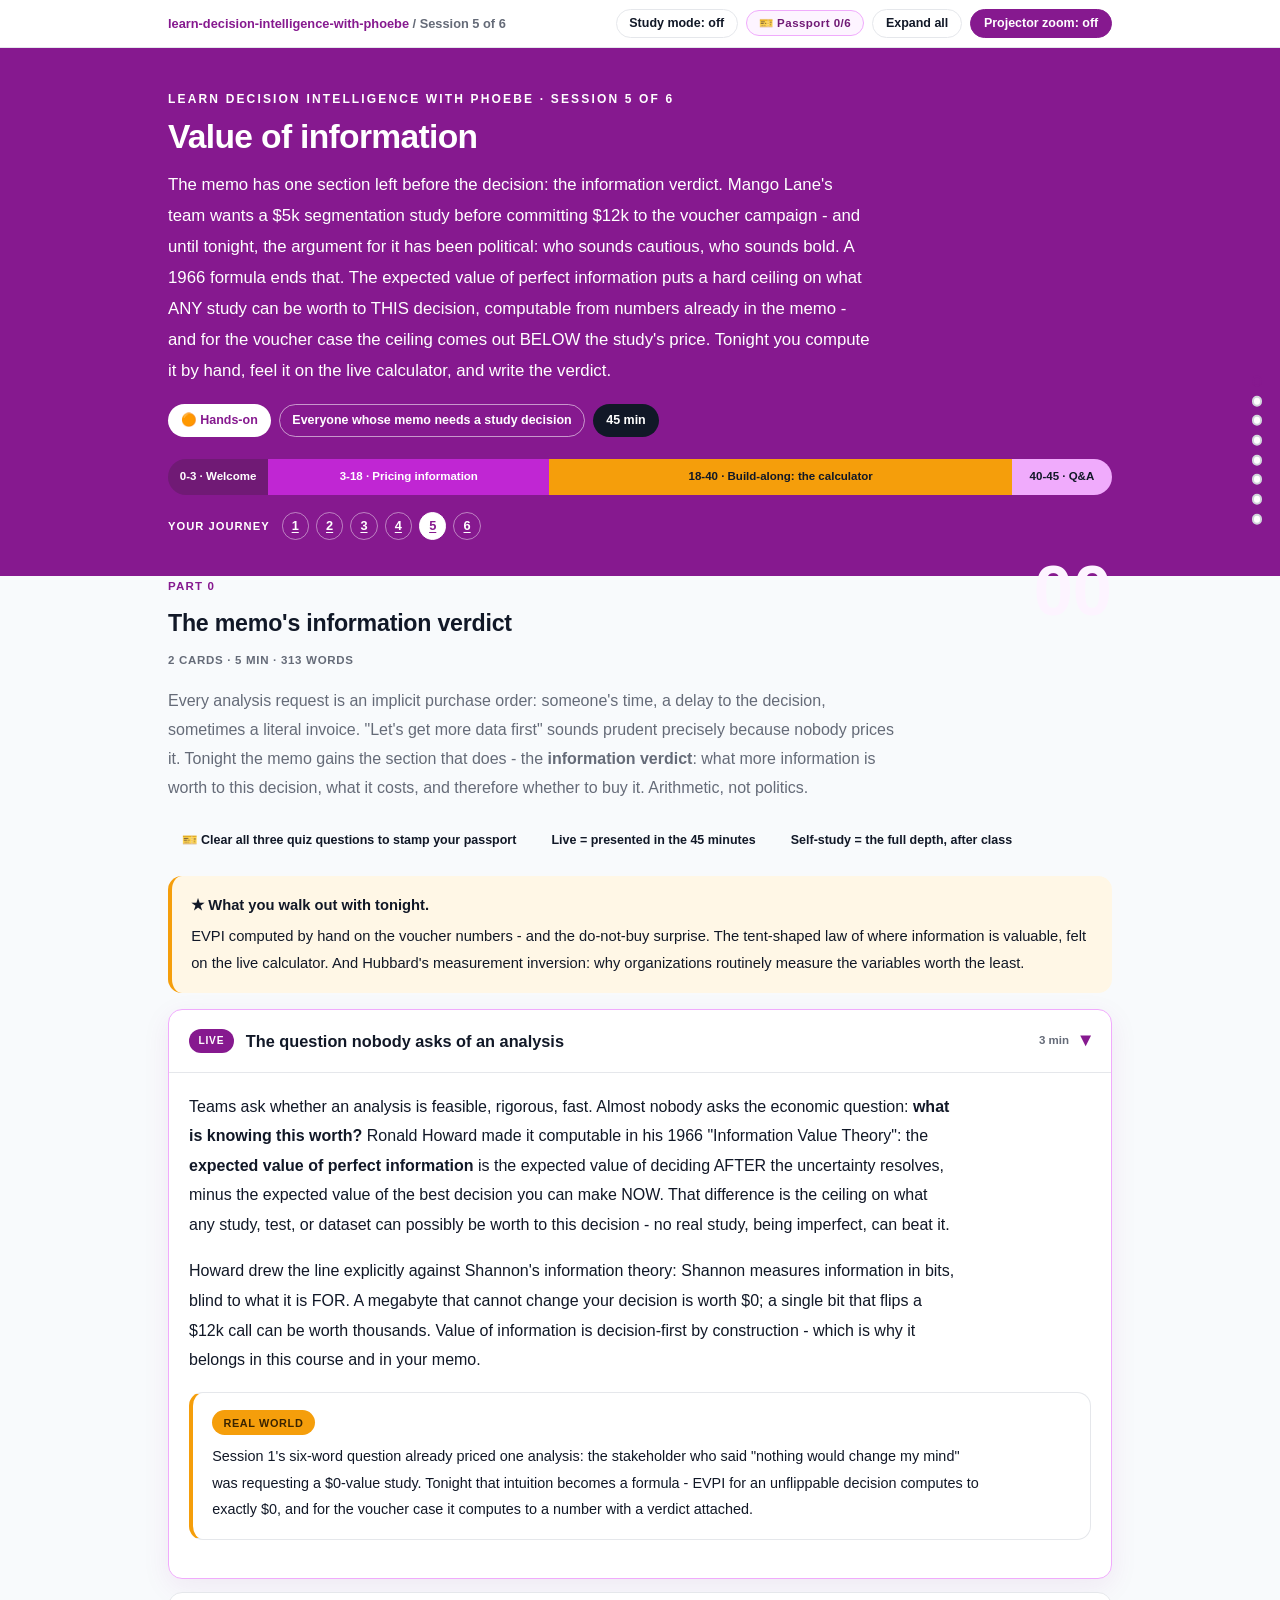
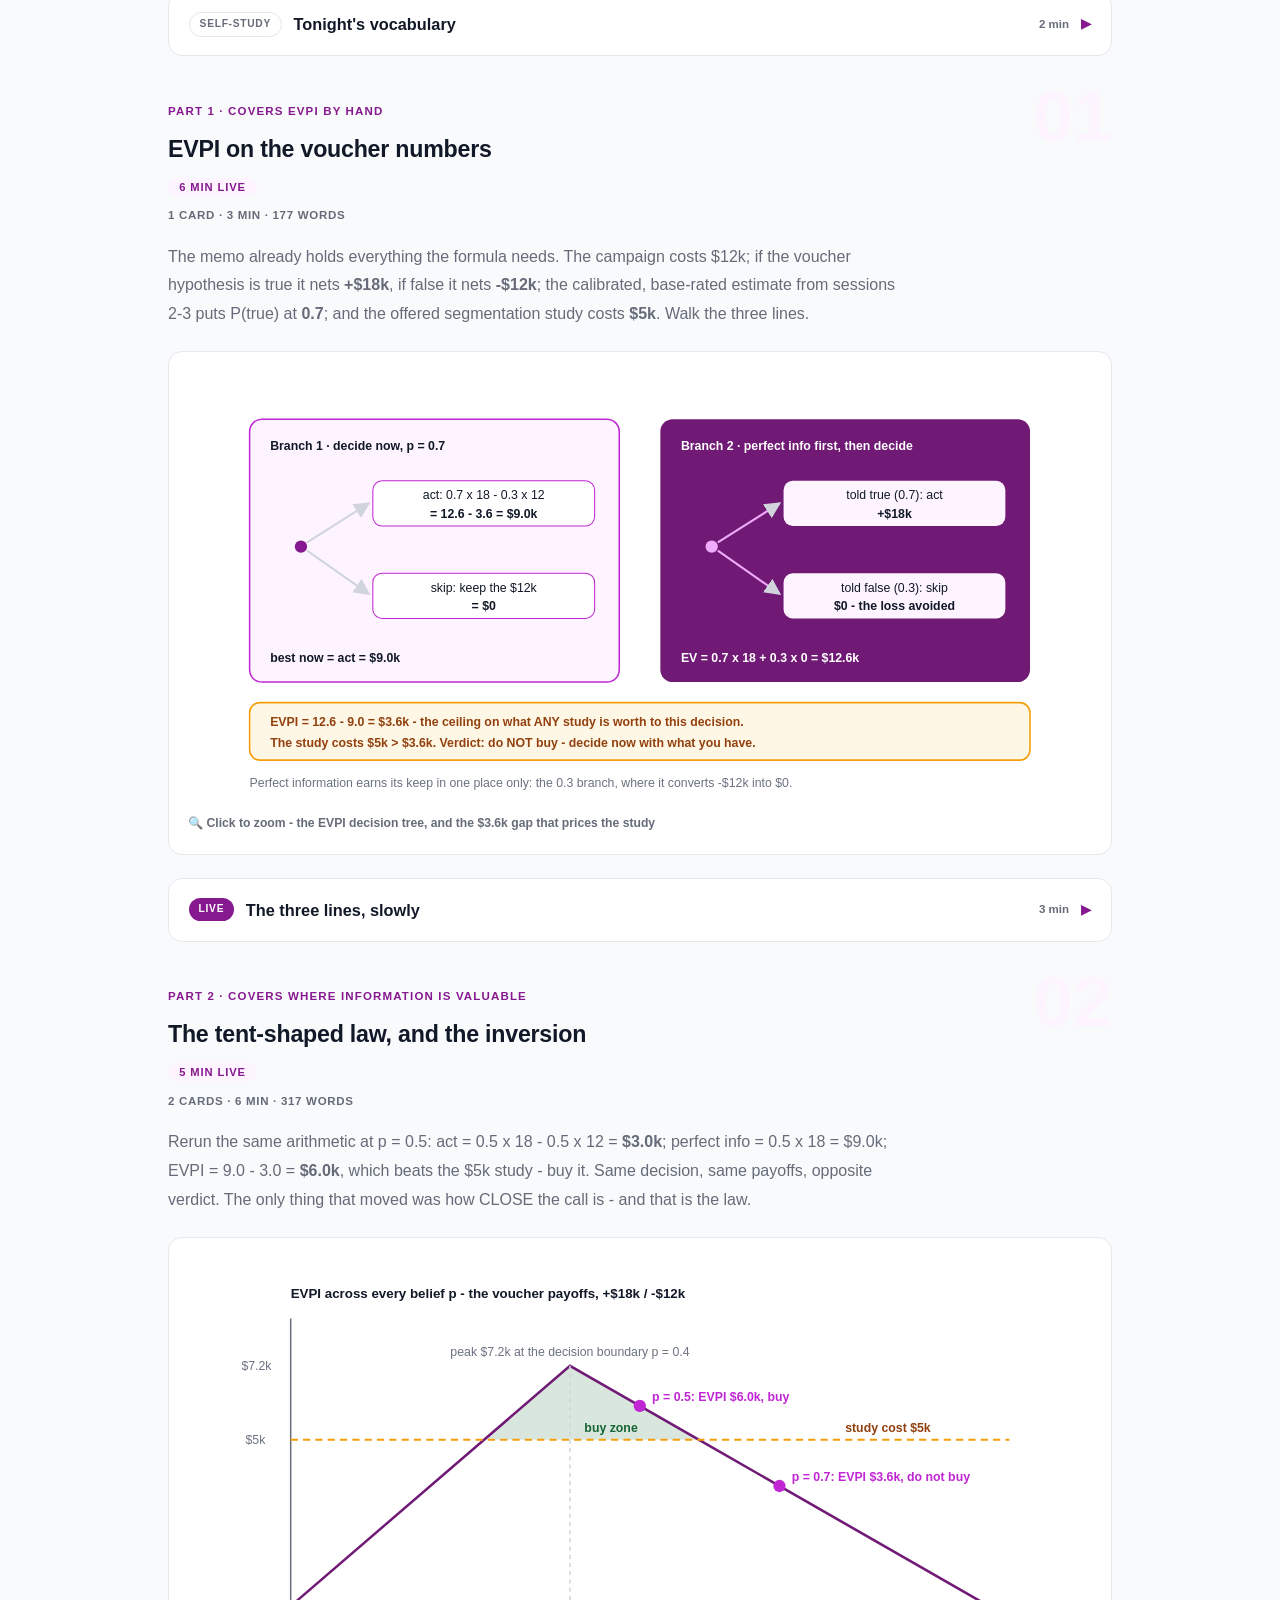
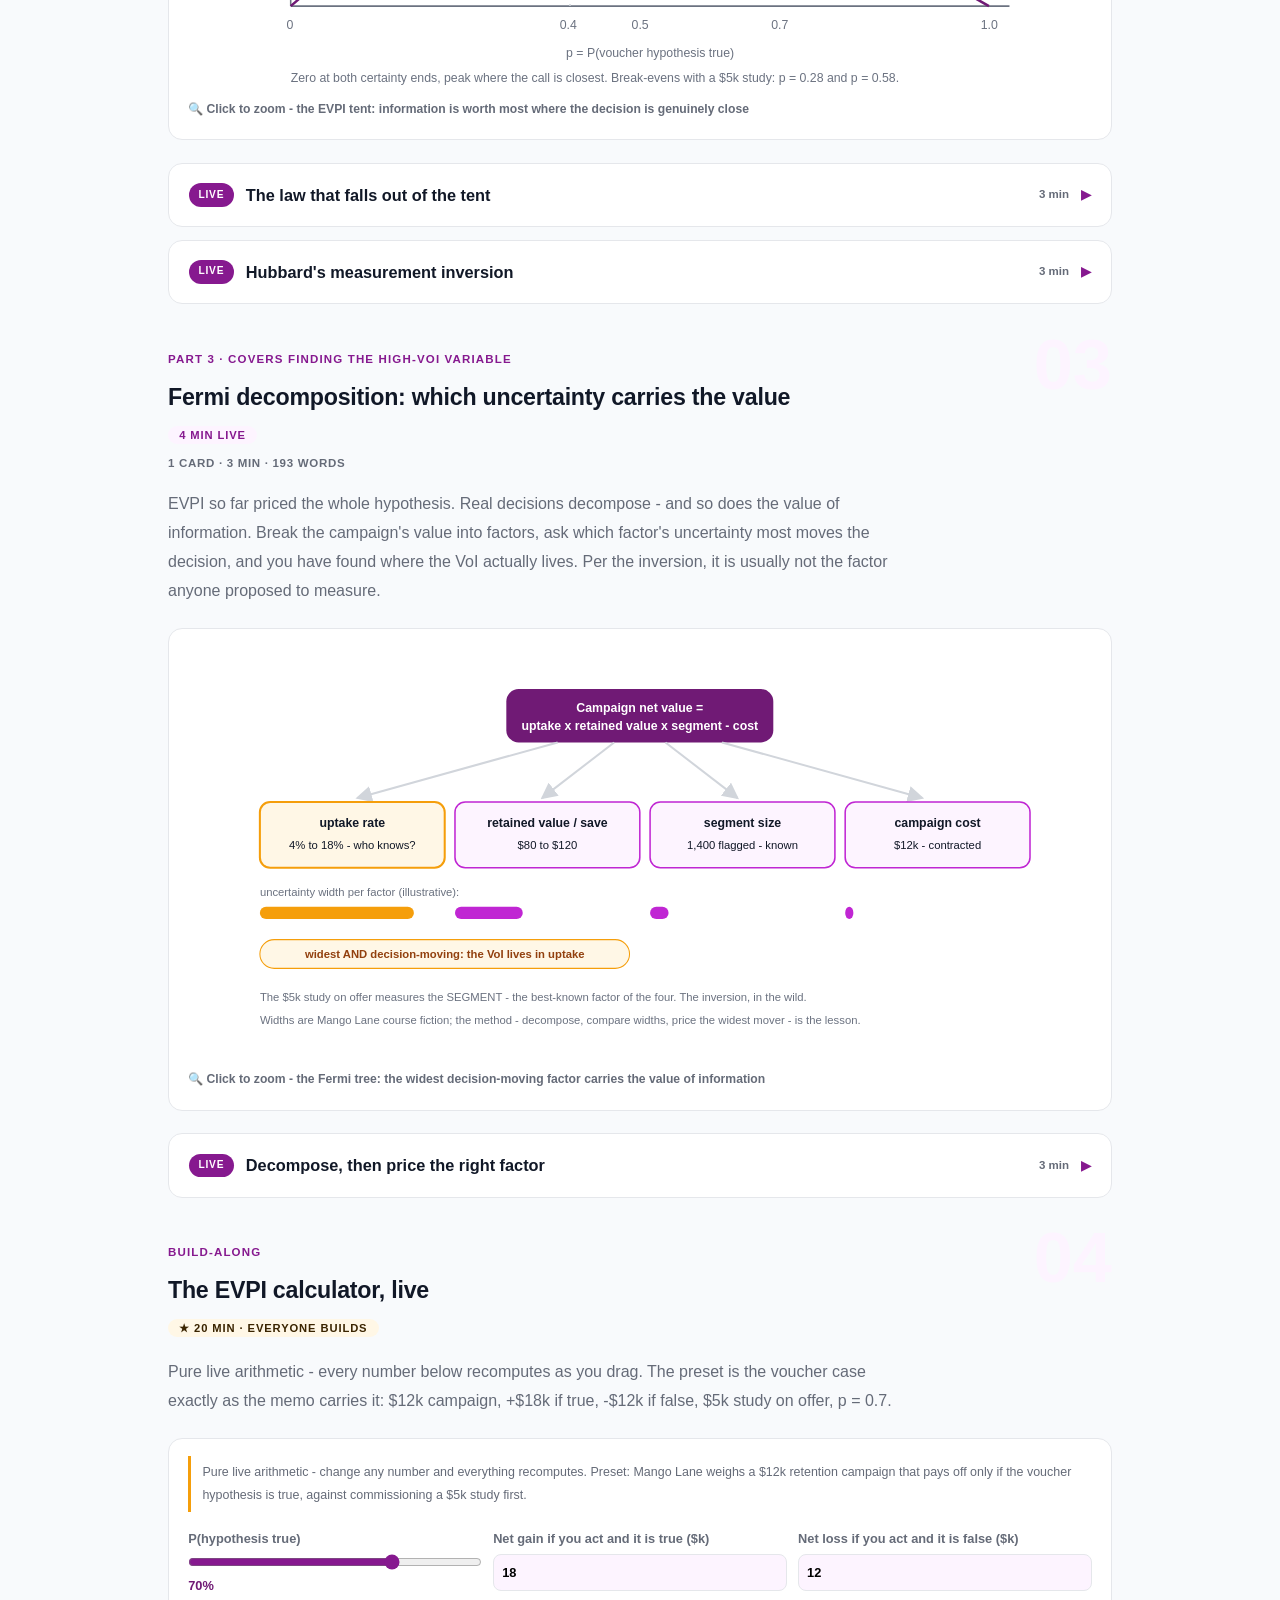
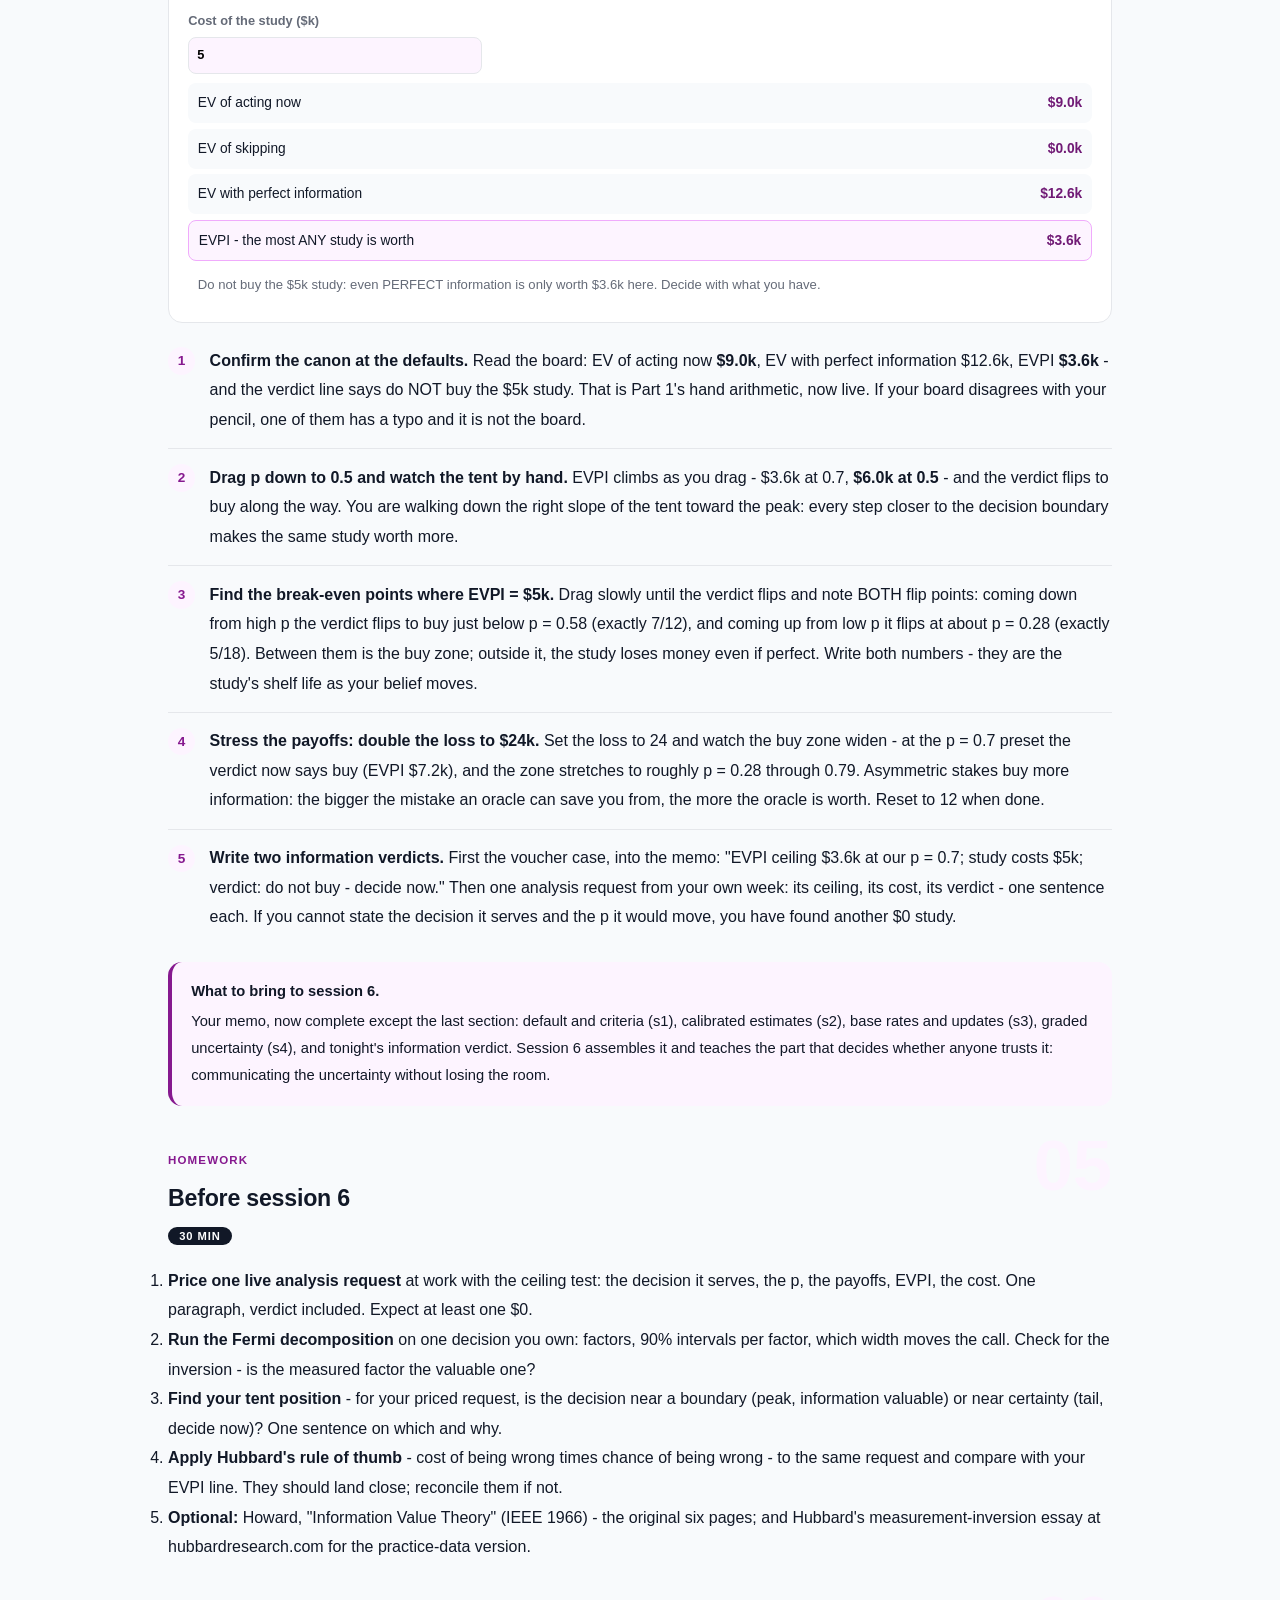
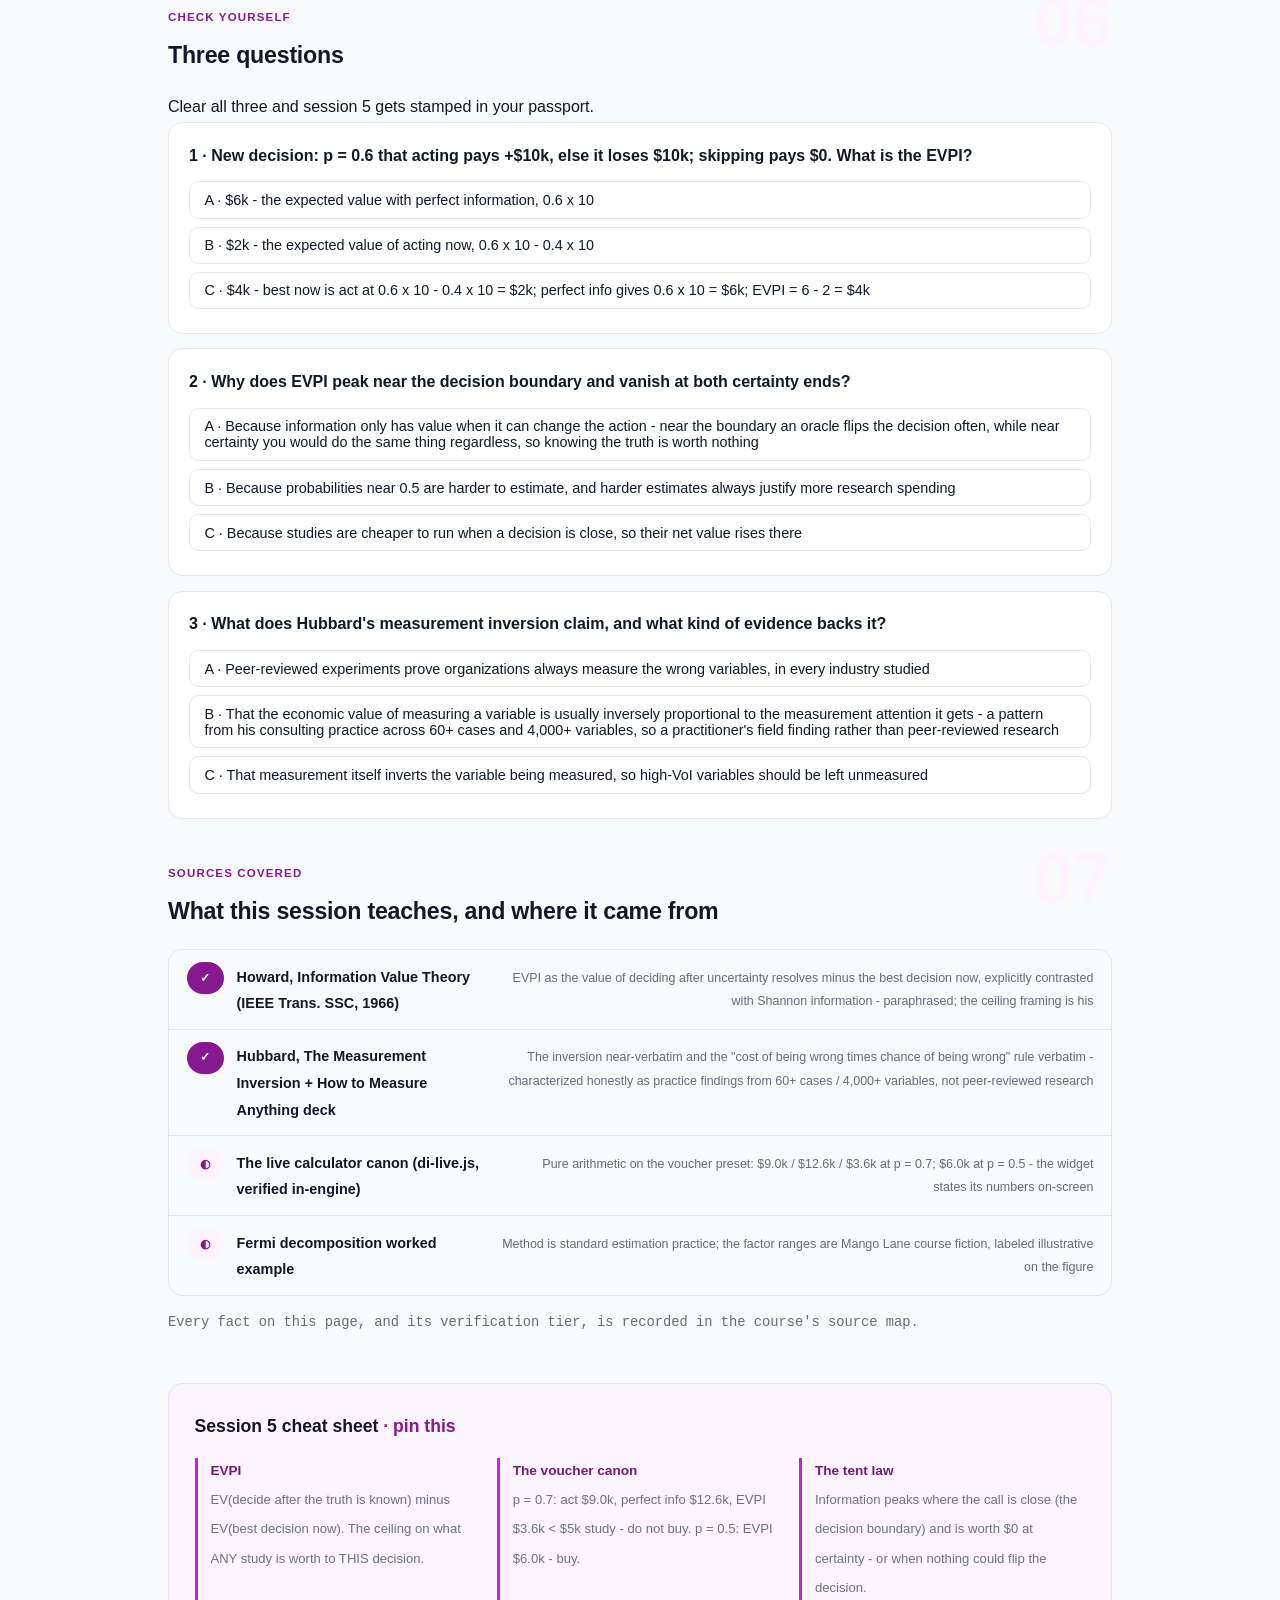
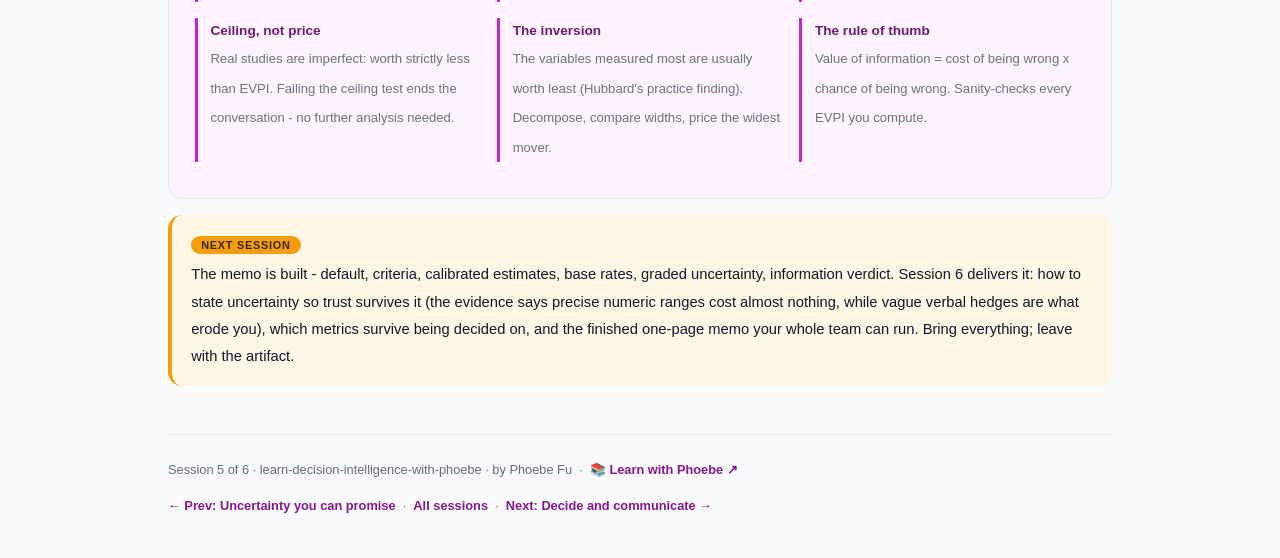
<file: courses/05-value-of-information.html>
<!DOCTYPE html>
<html lang="en">
<head>
<meta charset="UTF-8">
<meta name="viewport" content="width=device-width, initial-scale=1.0">
<!-- social:start -->
<meta name="description" content="Session 5 of 6. Value of information: Howard's EVPI puts a hard ceiling on what any study is worth to a decision - the live calculator prices Mango Lane's $5k study, and the verdict surprises the people asking.">
<meta property="og:type" content="article">
<meta property="og:site_name" content="Learn with Phoebe">
<meta property="og:title" content="Value of information - learn decision intelligence with phoebe">
<meta property="og:description" content="Session 5 of 6. Price the study before you buy it: EVPI by hand, then live on the calculator.">
<meta property="og:url" content="https://phoebefu6.github.io/learn-decision-intelligence-with-phoebe/courses/05-value-of-information.html">
<meta property="og:image" content="https://phoebefu6.github.io/learn-decision-intelligence-with-phoebe/assets/og-cover.png">
<meta property="og:image:width" content="1200">
<meta property="og:image:height" content="630">
<meta name="twitter:card" content="summary_large_image">
<meta name="twitter:title" content="Value of information - learn decision intelligence with phoebe">
<meta name="twitter:description" content="Session 5 of 6. EVPI by hand, then live on the calculator - the do-not-buy surprise.">
<meta name="twitter:image" content="https://phoebefu6.github.io/learn-decision-intelligence-with-phoebe/assets/og-cover.png">
<!-- social:end -->
<title>Session 5 · Value of information - learn decision intelligence with phoebe</title>
<link rel="stylesheet" href="../assets/style.css?v=23">
</head>
<body>

<div class="toolbar">
  <div class="wrap">
    <span class="crumb"><a href="../index.html">learn-decision-intelligence-with-phoebe</a> / Session 5 of 6</span>
    <button class="btn" id="toggle-all" type="button">Expand all</button>
    <button class="btn primary" id="zoom-toggle" type="button">Projector zoom: off</button>
  </div>
</div>

<header class="masthead">
  <div class="wrap">
    <div class="eyebrow">Learn Decision Intelligence with Phoebe · Session 5 of 6</div>
    <h1>Value of <span class="accent">information</span></h1>
    <p class="sub">The memo has one section left before the decision: the information verdict. Mango Lane's team wants a $5k segmentation study before committing $12k to the voucher campaign - and until tonight, the argument for it has been political: who sounds cautious, who sounds bold. A 1966 formula ends that. The expected value of perfect information puts a hard ceiling on what ANY study can be worth to THIS decision, computable from numbers already in the memo - and for the voucher case the ceiling comes out BELOW the study's price. Tonight you compute it by hand, feel it on the live calculator, and write the verdict.</p>
    <div class="chip-row">
      <span class="chip level">🟠 Hands-on</span>
      <span class="chip audience">Everyone whose memo needs a study decision</span>
      <span class="chip time">45 min</span>
    </div>
    <div class="agenda">
      <span class="a1" style="flex:1">0-3 · Welcome</span>
      <span class="a2" style="flex:3">3-18 · Pricing information</span>
      <span class="a3" style="flex:5">18-40 · Build-along: the calculator</span>
      <span class="a4" style="flex:1">40-45 · Q&amp;A</span>
    </div>
  </div>
</header>

<main class="wrap">

  <!-- ============ INTRO ============ -->
  <section class="section" id="intro">
    <div class="section-kicker">
      <span class="klabel">Part 0</span>
      <h2>The memo's information verdict</h2>
    </div>
    <p class="lede">Every analysis request is an implicit purchase order: someone's time, a delay to the decision, sometimes a literal invoice. "Let's get more data first" sounds prudent precisely because nobody prices it. Tonight the memo gains the section that does - the <strong>information verdict</strong>: what more information is worth to this decision, what it costs, and therefore whether to buy it. Arithmetic, not politics.</p>

    <div class="legend">
      <span class="pill">🎫 Clear all three quiz questions to stamp your passport</span>
      <span class="pill">Live = presented in the 45 minutes</span>
      <span class="pill">Self-study = the full depth, after class</span>
    </div>

    <div class="callout win">
      <p><strong>★ What you walk out with tonight.</strong> EVPI computed by hand on the voucher numbers - and the do-not-buy surprise. The tent-shaped law of where information is valuable, felt on the live calculator. And Hubbard's measurement inversion: why organizations routinely measure the variables worth the least.</p>
    </div>

    <details class="card" open>
      <summary><span class="mode live">Live</span>The question nobody asks of an analysis<span class="mini">3 min</span><span class="caret">▶</span></summary>
      <div class="body">
        <p>Teams ask whether an analysis is feasible, rigorous, fast. Almost nobody asks the economic question: <strong>what is knowing this worth?</strong> Ronald Howard made it computable in his 1966 "Information Value Theory": the <strong>expected value of perfect information</strong> is the expected value of deciding AFTER the uncertainty resolves, minus the expected value of the best decision you can make NOW. That difference is the ceiling on what any study, test, or dataset can possibly be worth to this decision - no real study, being imperfect, can beat it.</p>
        <p>Howard drew the line explicitly against Shannon's information theory: Shannon measures information in bits, blind to what it is FOR. A megabyte that cannot change your decision is worth $0; a single bit that flips a $12k call can be worth thousands. Value of information is decision-first by construction - which is why it belongs in this course and in your memo.</p>
        <div class="callout example">
          <span class="ex-pill">Real world</span>
          <p>Session 1's six-word question already priced one analysis: the stakeholder who said "nothing would change my mind" was requesting a $0-value study. Tonight that intuition becomes a formula - EVPI for an unflippable decision computes to exactly $0, and for the voucher case it computes to a number with a verdict attached.</p>
        </div>
      </div>
    </details>

    <details class="card">
      <summary><span class="mode self">Self-study</span>Tonight's vocabulary<span class="mini">2 min</span><span class="caret">▶</span></summary>
      <div class="body">
        <ul>
          <li><strong>EV(act now)</strong> - the probability-weighted payoff of the best action under current uncertainty. The memo's numbers already contain it.</li>
          <li><strong>EV(perfect info)</strong> - the payoff if a perfectly reliable oracle told you the truth BEFORE you chose: act when it says true, skip when it says false.</li>
          <li><strong>EVPI</strong> - the difference between the two. The ceiling on any study's worth to this decision.</li>
          <li><strong>Ceiling, not price</strong> - real studies deliver imperfect information, so they are worth strictly less than EVPI. A study that fails the ceiling test needs no further analysis.</li>
          <li><strong>Measurement inversion</strong> - Hubbard's practice finding: the variables organizations measure most are usually the ones worth the least to measure.</li>
        </ul>
      </div>
    </details>
  </section>

  <!-- ============ PART 1 ============ -->
  <section class="section" id="part-1">
    <div class="section-kicker">
      <span class="klabel">Part 1 · covers EVPI by hand</span>
      <h2>EVPI on the voucher numbers</h2>
      <span class="tag concept">6 min live</span>
    </div>
    <p class="lede">The memo already holds everything the formula needs. The campaign costs $12k; if the voucher hypothesis is true it nets <strong>+$18k</strong>, if false it nets <strong>-$12k</strong>; the calibrated, base-rated estimate from sessions 2-3 puts P(true) at <strong>0.7</strong>; and the offered segmentation study costs <strong>$5k</strong>. Walk the three lines.</p>

    <figure class="zoomable">
      <svg viewBox="0 0 880 420" xmlns="http://www.w3.org/2000/svg" role="img" aria-label="EVPI as a decision tree: deciding now at p 0.7 gives expected value 9.0k by acting, while deciding after perfect information gives 12.6k, so EVPI is the 3.6k gap - below the 5k study price">
        <style>
          .d5aT { font: 700 13px Inter, sans-serif; fill: #111827; }
          .d5aK { font: 700 12px Inter, sans-serif; fill: #111827; }
          .d5aB { font: 400 12px Inter, sans-serif; fill: #111827; }
          .d5aH { font: 700 12px Inter, sans-serif; fill: #fff; }
          .d5aW { font: 400 12px Inter, sans-serif; fill: #F0ABFC; }
          .d5aA { font: 700 12px Inter, sans-serif; fill: #92400E; }
          .d5aN { font: 400 12px Inter, sans-serif; fill: #6B7280; }
        </style>
        <defs>
          <marker id="d5Ar" markerWidth="8" markerHeight="8" refX="7" refY="4" orient="auto"><path d="M0,0 L8,4 L0,8 z" fill="#D1D5DB"/></marker>
        </defs>
        <rect x="60" y="46" width="360" height="256" rx="12" fill="#FDF4FF" stroke="#C026D3" stroke-width="1.5"/>
        <text class="d5aK" x="80" y="76">Branch 1 · decide now, p = 0.7</text>
        <circle cx="110" cy="170" r="6" fill="#86198F"/>
        <line x1="116" y1="166" x2="176" y2="128" stroke="#D1D5DB" stroke-width="2" marker-end="url(#d5Ar)"/>
        <line x1="116" y1="174" x2="176" y2="216" stroke="#D1D5DB" stroke-width="2" marker-end="url(#d5Ar)"/>
        <rect x="180" y="106" width="216" height="44" rx="9" fill="#fff" stroke="#C026D3"/>
        <text class="d5aB" x="288" y="124" text-anchor="middle">act: 0.7 x 18 - 0.3 x 12</text>
        <text class="d5aK" x="288" y="142" text-anchor="middle">= 12.6 - 3.6 = $9.0k</text>
        <rect x="180" y="196" width="216" height="44" rx="9" fill="#fff" stroke="#C026D3"/>
        <text class="d5aB" x="288" y="214" text-anchor="middle">skip: keep the $12k</text>
        <text class="d5aK" x="288" y="232" text-anchor="middle">= $0</text>
        <text class="d5aK" x="80" y="282">best now = act = $9.0k</text>
        <rect x="460" y="46" width="360" height="256" rx="12" fill="#701A75"/>
        <text class="d5aH" x="480" y="76">Branch 2 · perfect info first, then decide</text>
        <circle cx="510" cy="170" r="6" fill="#F0ABFC"/>
        <line x1="516" y1="166" x2="576" y2="128" stroke="#F0ABFC" stroke-width="2" marker-end="url(#d5Ar)"/>
        <line x1="516" y1="174" x2="576" y2="216" stroke="#F0ABFC" stroke-width="2" marker-end="url(#d5Ar)"/>
        <rect x="580" y="106" width="216" height="44" rx="9" fill="#FDF4FF"/>
        <text class="d5aB" x="688" y="124" text-anchor="middle">told true (0.7): act</text>
        <text class="d5aK" x="688" y="142" text-anchor="middle">+$18k</text>
        <rect x="580" y="196" width="216" height="44" rx="9" fill="#FDF4FF"/>
        <text class="d5aB" x="688" y="214" text-anchor="middle">told false (0.3): skip</text>
        <text class="d5aK" x="688" y="232" text-anchor="middle">$0 - the loss avoided</text>
        <text class="d5aH" x="480" y="282">EV = 0.7 x 18 + 0.3 x 0 = $12.6k</text>
        <rect x="60" y="322" width="760" height="56" rx="10" fill="#FFF7E6" stroke="#F59E0B" stroke-width="1.5"/>
        <text class="d5aA" x="80" y="345">EVPI = 12.6 - 9.0 = $3.6k - the ceiling on what ANY study is worth to this decision.</text>
        <text class="d5aA" x="80" y="365">The study costs $5k &gt; $3.6k. Verdict: do NOT buy - decide now with what you have.</text>
        <text class="d5aN" x="60" y="404">Perfect information earns its keep in one place only: the 0.3 branch, where it converts -$12k into $0.</text>
      </svg>
      <figcaption>🔍 Click to zoom - the EVPI decision tree, and the $3.6k gap that prices the study</figcaption>
    </figure>

    <details class="card">
      <summary><span class="mode live">Live</span>The three lines, slowly<span class="mini">3 min</span><span class="caret">▶</span></summary>
      <div class="body">
        <table class="clean">
          <tr><th>Line</th><th>Arithmetic</th><th>Result</th></tr>
          <tr><td><strong>Best decision now</strong></td><td>act = 0.7 x 18 - 0.3 x 12 = 12.6 - 3.6; skip = 0; take the better</td><td>$9.0k</td></tr>
          <tr><td><strong>With perfect information</strong></td><td>act only when told true: 0.7 x 18 + 0.3 x 0</td><td>$12.6k</td></tr>
          <tr><td><strong>EVPI</strong></td><td>12.6 - 9.0</td><td>$3.6k</td></tr>
        </table>
        <p>Notice where perfect information makes its money: only in the false branch, where the oracle saves you from a -$12k mistake you would otherwise take 30% of the time (0.3 x 12 = $3.6k - the same number from the other side). And the punchline the team will not enjoy: even a PERFECT study is worth $3.6k here, and the imperfect one on offer costs $5k. The prudent-sounding move loses money before it starts.</p>
        <div class="callout tip">
          <p><strong>Why the verdict feels wrong and is not.</strong> At p = 0.7 the decision is not close - acting is already clearly better, so an oracle rarely changes the choice. Studies feel valuable in proportion to anxiety; they ARE valuable in proportion to how likely they are to flip the decision. Those are different quantities, and only one of them belongs in the memo.</p>
        </div>
      </div>
    </details>
  </section>

  <!-- ============ PART 2 ============ -->
  <section class="section" id="part-2">
    <div class="section-kicker">
      <span class="klabel">Part 2 · covers where information IS valuable</span>
      <h2>The tent-shaped law, and the inversion</h2>
      <span class="tag concept">5 min live</span>
    </div>
    <p class="lede">Rerun the same arithmetic at p = 0.5: act = 0.5 x 18 - 0.5 x 12 = <strong>$3.0k</strong>; perfect info = 0.5 x 18 = $9.0k; EVPI = 9.0 - 3.0 = <strong>$6.0k</strong>, which beats the $5k study - buy it. Same decision, same payoffs, opposite verdict. The only thing that moved was how CLOSE the call is - and that is the law.</p>

    <figure class="zoomable">
      <svg viewBox="0 0 880 420" xmlns="http://www.w3.org/2000/svg" role="img" aria-label="EVPI as a function of p is tent-shaped: zero at both certainty ends, peaking at the decision boundary p 0.4, with the 5k study-cost line cutting the tent and the buy zone shaded between roughly p 0.28 and 0.58">
        <style>
          .d5bT { font: 700 13px Inter, sans-serif; fill: #111827; }
          .d5bK { font: 700 12px Inter, sans-serif; fill: #111827; }
          .d5bM { font: 700 12px Inter, sans-serif; fill: #C026D3; }
          .d5bA { font: 700 12px Inter, sans-serif; fill: #92400E; }
          .d5bG { font: 700 12px Inter, sans-serif; fill: #166534; }
          .d5bN { font: 400 12px Inter, sans-serif; fill: #6B7280; }
        </style>
        <text class="d5bT" x="100" y="40">EVPI across every belief p - the voucher payoffs, +$18k / -$12k</text>
        <line x1="100" y1="340" x2="800" y2="340" stroke="#6B7280" stroke-width="1.5"/>
        <line x1="100" y1="60" x2="100" y2="340" stroke="#6B7280" stroke-width="1.5"/>
        <text class="d5bN" x="96" y="362">0</text>
        <text class="d5bN" x="362" y="362">0.4</text>
        <text class="d5bN" x="432" y="362">0.5</text>
        <text class="d5bN" x="568" y="362">0.7</text>
        <text class="d5bN" x="772" y="362">1.0</text>
        <text class="d5bN" x="450" y="390" text-anchor="middle">p = P(voucher hypothesis true)</text>
        <text class="d5bN" x="56" y="182">$5k</text>
        <text class="d5bN" x="52" y="110">$7.2k</text>
        <polygon points="289,178 372,106 497,178" fill="#166534" fill-opacity="0.16"/>
        <text class="d5bG" x="412" y="170" text-anchor="middle">buy zone</text>
        <polyline points="100,340 372,106 780,340" fill="none" stroke="#701A75" stroke-width="2.5"/>
        <line x1="100" y1="178" x2="800" y2="178" stroke="#F59E0B" stroke-width="2" stroke-dasharray="7 5"/>
        <text class="d5bA" x="640" y="170">study cost $5k</text>
        <line x1="372" y1="106" x2="372" y2="340" stroke="#D1D5DB" stroke-width="1.5" stroke-dasharray="4 4"/>
        <text class="d5bN" x="372" y="96" text-anchor="middle">peak $7.2k at the decision boundary p = 0.4</text>
        <circle cx="440" cy="145" r="6" fill="#C026D3"/>
        <text class="d5bM" x="452" y="140">p = 0.5: EVPI $6.0k, buy</text>
        <circle cx="576" cy="223" r="6" fill="#C026D3"/>
        <text class="d5bM" x="588" y="218">p = 0.7: EVPI $3.6k, do not buy</text>
        <text class="d5bN" x="100" y="414">Zero at both certainty ends, peak where the call is closest. Break-evens with a $5k study: p = 0.28 and p = 0.58.</text>
      </svg>
      <figcaption>🔍 Click to zoom - the EVPI tent: information is worth most where the decision is genuinely close</figcaption>
    </figure>

    <details class="card">
      <summary><span class="mode live">Live</span>The law that falls out of the tent<span class="mini">3 min</span><span class="caret">▶</span></summary>
      <div class="body">
        <p>Three readings of the same shape:</p>
        <ul>
          <li><strong>Information is worth most where the decision is genuinely close.</strong> The peak sits at the decision boundary (p = 0.4 here, where acting breaks even) - the region where an oracle flips the choice most often.</li>
          <li><strong>Near-certainty makes studies worthless.</strong> At either end of the tent, the oracle almost never changes what you would do anyway, so EVPI slides to $0.</li>
          <li><strong>A decision the data cannot flip has EVPI = $0.</strong> Session 1's "nothing would change my mind" stakeholder, now with arithmetic: if no answer alters the action, the study's ceiling is zero - decoration, priced.</li>
        </ul>
        <p>The tent also explains why the p = 0.7 verdict stung: the team's own confidence is what made the study worthless. You cannot simultaneously claim to be 70% sure and claim the study is essential - the memo makes that tension visible, in dollars.</p>
      </div>
    </details>

    <details class="card">
      <summary><span class="mode live">Live</span>Hubbard's measurement inversion<span class="mini">3 min</span><span class="caret">▶</span></summary>
      <div class="body">
        <p>Douglas Hubbard ran this arithmetic across his consulting practice - computed information values on 60+ business cases and 4,000+ variables - and reports a pattern he calls the <strong>measurement inversion</strong>:</p>
        <div class="prompt-box good"><span class="label">Near-verbatim · Hubbard</span>"In a business case, the economic value of measuring a variable is usually inversely proportional to how much measurement attention it usually gets."</div>
        <p>Organizations measure what is easy, familiar, and already instrumented - and the variables that would actually move their decisions sit unmeasured, because nobody priced them. His working rule of thumb for that price, verbatim from his deck: <strong>"the value of information is simply the cost of being wrong times the chance of being wrong."</strong> (Check it against Part 1: cost of the wrong act = $12k, chance = 0.3, product = $3.6k - the EVPI.)</p>
        <p><strong>Sourcing character, honestly:</strong> these are Hubbard's practice findings from proprietary consulting data, not peer-reviewed research. The course teaches the inversion as a practitioner's well-documented field observation - useful as a prior to check on your own variables, not as settled science.</p>
      </div>
    </details>
  </section>

  <!-- ============ PART 3 ============ -->
  <section class="section" id="part-3">
    <div class="section-kicker">
      <span class="klabel">Part 3 · covers finding the high-VoI variable</span>
      <h2>Fermi decomposition: which uncertainty carries the value</h2>
      <span class="tag concept">4 min live</span>
    </div>
    <p class="lede">EVPI so far priced the whole hypothesis. Real decisions decompose - and so does the value of information. Break the campaign's value into factors, ask which factor's uncertainty most moves the decision, and you have found where the VoI actually lives. Per the inversion, it is usually not the factor anyone proposed to measure.</p>

    <figure class="zoomable">
      <svg viewBox="0 0 880 400" xmlns="http://www.w3.org/2000/svg" role="img" aria-label="A Fermi tree for campaign value: uptake rate times retained value times segment size minus cost, with per-factor uncertainty widths drawn as bars - uptake is widest and decision-moving, so it carries the value of information">
        <style>
          .d5cH { font: 700 12px Inter, sans-serif; fill: #fff; }
          .d5cK { font: 700 12px Inter, sans-serif; fill: #111827; }
          .d5cB { font: 400 11px Inter, sans-serif; fill: #111827; }
          .d5cA { font: 700 11px Inter, sans-serif; fill: #92400E; }
          .d5cN { font: 400 11px Inter, sans-serif; fill: #6B7280; }
        </style>
        <defs>
          <marker id="d5Cr" markerWidth="8" markerHeight="8" refX="7" refY="4" orient="auto"><path d="M0,0 L8,4 L0,8 z" fill="#D1D5DB"/></marker>
        </defs>
        <rect x="310" y="40" width="260" height="52" rx="12" fill="#701A75"/>
        <text class="d5cH" x="440" y="62" text-anchor="middle">Campaign net value =</text>
        <text class="d5cH" x="440" y="80" text-anchor="middle">uptake x retained value x segment - cost</text>
        <line x1="360" y1="92" x2="165" y2="146" stroke="#D1D5DB" stroke-width="2" marker-end="url(#d5Cr)"/>
        <line x1="415" y1="92" x2="345" y2="146" stroke="#D1D5DB" stroke-width="2" marker-end="url(#d5Cr)"/>
        <line x1="465" y1="92" x2="535" y2="146" stroke="#D1D5DB" stroke-width="2" marker-end="url(#d5Cr)"/>
        <line x1="520" y1="92" x2="715" y2="146" stroke="#D1D5DB" stroke-width="2" marker-end="url(#d5Cr)"/>
        <rect x="70" y="150" width="180" height="64" rx="10" fill="#FFF7E6" stroke="#F59E0B" stroke-width="2"/>
        <text class="d5cK" x="160" y="174" text-anchor="middle">uptake rate</text>
        <text class="d5cB" x="160" y="196" text-anchor="middle">4% to 18% - who knows?</text>
        <rect x="260" y="150" width="180" height="64" rx="10" fill="#FDF4FF" stroke="#C026D3" stroke-width="1.5"/>
        <text class="d5cK" x="350" y="174" text-anchor="middle">retained value / save</text>
        <text class="d5cB" x="350" y="196" text-anchor="middle">$80 to $120</text>
        <rect x="450" y="150" width="180" height="64" rx="10" fill="#FDF4FF" stroke="#C026D3" stroke-width="1.5"/>
        <text class="d5cK" x="540" y="174" text-anchor="middle">segment size</text>
        <text class="d5cB" x="540" y="196" text-anchor="middle">1,400 flagged - known</text>
        <rect x="640" y="150" width="180" height="64" rx="10" fill="#FDF4FF" stroke="#C026D3" stroke-width="1.5"/>
        <text class="d5cK" x="730" y="174" text-anchor="middle">campaign cost</text>
        <text class="d5cB" x="730" y="196" text-anchor="middle">$12k - contracted</text>
        <text class="d5cN" x="70" y="242">uncertainty width per factor (illustrative):</text>
        <rect x="70" y="252" width="150" height="12" rx="6" fill="#F59E0B"/>
        <rect x="260" y="252" width="66" height="12" rx="6" fill="#C026D3"/>
        <rect x="450" y="252" width="18" height="12" rx="6" fill="#C026D3"/>
        <rect x="640" y="252" width="8" height="12" rx="6" fill="#C026D3"/>
        <rect x="70" y="284" width="360" height="28" rx="14" fill="#FFF7E6" stroke="#F59E0B"/>
        <text class="d5cA" x="250" y="302" text-anchor="middle">widest AND decision-moving: the VoI lives in uptake</text>
        <text class="d5cN" x="70" y="344">The $5k study on offer measures the SEGMENT - the best-known factor of the four. The inversion, in the wild.</text>
        <text class="d5cN" x="70" y="366">Widths are Mango Lane course fiction; the method - decompose, compare widths, price the widest mover - is the lesson.</text>
      </svg>
      <figcaption>🔍 Click to zoom - the Fermi tree: the widest decision-moving factor carries the value of information</figcaption>
    </figure>

    <details class="card">
      <summary><span class="mode live">Live</span>Decompose, then price the right factor<span class="mini">3 min</span><span class="caret">▶</span></summary>
      <div class="body">
        <p>The move takes five minutes in any meeting: write the value as a product of factors (uptake rate x retained value per save x segment size - cost), put your current 90% interval on each factor, and ask which interval's WIDTH most moves the final decision. That factor carries the VoI. The others - however easy or traditional to measure - carry little or none.</p>
        <p>For the voucher case the decomposition exposes the request: the offered study would sharpen segment size, the factor everyone already knows, while uptake - the factor that decides whether the campaign nets +$18k or -$12k - stays a guess. If any study is worth running here, it is a small uptake pilot, not a $5k segmentation.</p>
        <div class="callout example">
          <span class="ex-pill">Real world</span>
          <p><strong>Ceiling, honestly.</strong> Real studies deliver IMPERFECT information, so EVPI is a ceiling, not a price: a study that would resolve about half your uncertainty is worth at most about half the ceiling. The calculator prices the ceiling anyway, because the ceiling test is the cheap first gate - a study that cannot clear it even if perfect, like tonight's $5k against a $3.6k ceiling, needs no further analysis at all.</p>
        </div>
      </div>
    </details>
  </section>

  <!-- ============ DEMO ============ -->
  <section class="section" id="demo-1">
    <div class="section-kicker">
      <span class="klabel">Build-along</span>
      <h2>The EVPI calculator, live</h2>
      <span class="tag demo">★ 20 min · everyone builds</span>
    </div>
    <p class="lede">Pure live arithmetic - every number below recomputes as you drag. The preset is the voucher case exactly as the memo carries it: $12k campaign, +$18k if true, -$12k if false, $5k study on offer, p = 0.7.</p>

    <div id="di-voi"></div>

    <div class="steps">
      <div class="step"><p><strong>Confirm the canon at the defaults.</strong> Read the board: EV of acting now <strong>$9.0k</strong>, EV with perfect information $12.6k, EVPI <strong>$3.6k</strong> - and the verdict line says do NOT buy the $5k study. That is Part 1's hand arithmetic, now live. If your board disagrees with your pencil, one of them has a typo and it is not the board.</p></div>
      <div class="step"><p><strong>Drag p down to 0.5 and watch the tent by hand.</strong> EVPI climbs as you drag - $3.6k at 0.7, <strong>$6.0k at 0.5</strong> - and the verdict flips to buy along the way. You are walking down the right slope of the tent toward the peak: every step closer to the decision boundary makes the same study worth more.</p></div>
      <div class="step"><p><strong>Find the break-even points where EVPI = $5k.</strong> Drag slowly until the verdict flips and note BOTH flip points: coming down from high p the verdict flips to buy just below p = 0.58 (exactly 7/12), and coming up from low p it flips at about p = 0.28 (exactly 5/18). Between them is the buy zone; outside it, the study loses money even if perfect. Write both numbers - they are the study's shelf life as your belief moves.</p></div>
      <div class="step"><p><strong>Stress the payoffs: double the loss to $24k.</strong> Set the loss to 24 and watch the buy zone widen - at the p = 0.7 preset the verdict now says buy (EVPI $7.2k), and the zone stretches to roughly p = 0.28 through 0.79. Asymmetric stakes buy more information: the bigger the mistake an oracle can save you from, the more the oracle is worth. Reset to 12 when done.</p></div>
      <div class="step"><p><strong>Write two information verdicts.</strong> First the voucher case, into the memo: "EVPI ceiling $3.6k at our p = 0.7; study costs $5k; verdict: do not buy - decide now." Then one analysis request from your own week: its ceiling, its cost, its verdict - one sentence each. If you cannot state the decision it serves and the p it would move, you have found another $0 study.</p></div>
    </div>

    <div class="callout tip">
      <p><strong>What to bring to session 6.</strong> Your memo, now complete except the last section: default and criteria (s1), calibrated estimates (s2), base rates and updates (s3), graded uncertainty (s4), and tonight's information verdict. Session 6 assembles it and teaches the part that decides whether anyone trusts it: communicating the uncertainty without losing the room.</p>
    </div>
  </section>

  <!-- ============ HOMEWORK ============ -->
  <section class="section" id="exercise">
    <div class="section-kicker">
      <span class="klabel">Homework</span>
      <h2>Before session 6</h2>
      <span class="tag exercise">30 min</span>
    </div>
    <ol>
      <li><strong>Price one live analysis request</strong> at work with the ceiling test: the decision it serves, the p, the payoffs, EVPI, the cost. One paragraph, verdict included. Expect at least one $0.</li>
      <li><strong>Run the Fermi decomposition</strong> on one decision you own: factors, 90% intervals per factor, which width moves the call. Check for the inversion - is the measured factor the valuable one?</li>
      <li><strong>Find your tent position</strong> - for your priced request, is the decision near a boundary (peak, information valuable) or near certainty (tail, decide now)? One sentence on which and why.</li>
      <li><strong>Apply Hubbard's rule of thumb</strong> - cost of being wrong times chance of being wrong - to the same request and compare with your EVPI line. They should land close; reconcile them if not.</li>
      <li><strong>Optional:</strong> Howard, "Information Value Theory" (IEEE 1966) - the original six pages; and Hubbard's measurement-inversion essay at hubbardresearch.com for the practice-data version.</li>
    </ol>
  </section>

  <!-- ============ QUIZ ============ -->
  <section class="section" id="quiz">
    <div class="section-kicker">
      <span class="klabel">Check yourself</span>
      <h2>Three questions</h2>
    </div>
    <p>Clear all three and session 5 gets stamped in your passport.</p>

    <div class="quiz-q" data-answer="2">
      <p class="qtext">1 · New decision: p = 0.6 that acting pays +$10k, else it loses $10k; skipping pays $0. What is the EVPI?</p>
      <button class="qopt" type="button">A · $6k - the expected value with perfect information, 0.6 x 10</button>
      <button class="qopt" type="button">B · $2k - the expected value of acting now, 0.6 x 10 - 0.4 x 10</button>
      <button class="qopt" type="button">C · $4k - best now is act at 0.6 x 10 - 0.4 x 10 = $2k; perfect info gives 0.6 x 10 = $6k; EVPI = 6 - 2 = $4k</button>
      <p class="qwhy">EVPI is always the DIFFERENCE: EV(decide after the truth is known) minus EV(best decision now). Answer A stops at the perfect-info value without subtracting; B stops at the act-now value. The $4k gap is the ceiling on any study for this decision - equal, per Hubbard's rule of thumb, to the $10k cost of being wrong times the 0.4 chance of being wrong.</p>
    </div>

    <div class="quiz-q" data-answer="0">
      <p class="qtext">2 · Why does EVPI peak near the decision boundary and vanish at both certainty ends?</p>
      <button class="qopt" type="button">A · Because information only has value when it can change the action - near the boundary an oracle flips the decision often, while near certainty you would do the same thing regardless, so knowing the truth is worth nothing</button>
      <button class="qopt" type="button">B · Because probabilities near 0.5 are harder to estimate, and harder estimates always justify more research spending</button>
      <button class="qopt" type="button">C · Because studies are cheaper to run when a decision is close, so their net value rises there</button>
      <p class="qwhy">Value of information is decision-first: it counts only the scenarios where knowing the truth changes what you do. Close call = frequent flips = high EVPI; near-certainty = the oracle confirms your plan = $0. The same logic prices "nothing would change my mind" at exactly $0 - session 1's detector, now in dollars.</p>
    </div>

    <div class="quiz-q" data-answer="1">
      <p class="qtext">3 · What does Hubbard's measurement inversion claim, and what kind of evidence backs it?</p>
      <button class="qopt" type="button">A · Peer-reviewed experiments prove organizations always measure the wrong variables, in every industry studied</button>
      <button class="qopt" type="button">B · That the economic value of measuring a variable is usually inversely proportional to the measurement attention it gets - a pattern from his consulting practice across 60+ cases and 4,000+ variables, so a practitioner's field finding rather than peer-reviewed research</button>
      <button class="qopt" type="button">C · That measurement itself inverts the variable being measured, so high-VoI variables should be left unmeasured</button>
      <p class="qwhy">The claim is a "usually", not an "always" - and its basis is Hubbard's proprietary consulting data, honestly labeled as practice findings. That does not make it useless: it makes it a strong prior to CHECK with tonight's tools - decompose your decision, compare uncertainty widths, and see whether the measured factor is the valuable one.</p>
    </div>

    <p class="quiz-score"></p>
  </section>

  <!-- ============ OFFICIAL COVERAGE ============ -->
  <section class="section" id="official">
    <div class="section-kicker">
      <span class="klabel">Sources covered</span>
      <h2>What this session teaches, and where it came from</h2>
    </div>
    <div class="covered">
      <div class="covered-row"><span class="status pill solid">✓</span><span class="name">Howard, Information Value Theory (IEEE Trans. SSC, 1966)</span><span class="note">EVPI as the value of deciding after uncertainty resolves minus the best decision now, explicitly contrasted with Shannon information - paraphrased; the ceiling framing is his</span></div>
      <div class="covered-row"><span class="status pill solid">✓</span><span class="name">Hubbard, The Measurement Inversion + How to Measure Anything deck</span><span class="note">The inversion near-verbatim and the "cost of being wrong times chance of being wrong" rule verbatim - characterized honestly as practice findings from 60+ cases / 4,000+ variables, not peer-reviewed research</span></div>
      <div class="covered-row"><span class="status pill light">◐</span><span class="name">The live calculator canon (di-live.js, verified in-engine)</span><span class="note">Pure arithmetic on the voucher preset: $9.0k / $12.6k / $3.6k at p = 0.7; $6.0k at p = 0.5 - the widget states its numbers on-screen</span></div>
      <div class="covered-row"><span class="status pill light">◐</span><span class="name">Fermi decomposition worked example</span><span class="note">Method is standard estimation practice; the factor ranges are Mango Lane course fiction, labeled illustrative on the figure</span></div>
    </div>
    <p class="mono" style="margin-top:14px">Every fact on this page, and its verification tier, is recorded in the course's source map.</p>
  </section>

  <!-- ============ CHEAT SHEET ============ -->
  <section class="cheat" id="cheatsheet">
    <h3>Session 5 cheat sheet <span>· pin this</span></h3>
    <div class="grid-2">
      <div class="cheat-item"><b>EVPI</b><span>EV(decide after the truth is known) minus EV(best decision now). The ceiling on what ANY study is worth to THIS decision.</span></div>
      <div class="cheat-item"><b>The voucher canon</b><span>p = 0.7: act $9.0k, perfect info $12.6k, EVPI $3.6k &lt; $5k study - do not buy. p = 0.5: EVPI $6.0k - buy.</span></div>
      <div class="cheat-item"><b>The tent law</b><span>Information peaks where the call is close (the decision boundary) and is worth $0 at certainty - or when nothing could flip the decision.</span></div>
      <div class="cheat-item"><b>Ceiling, not price</b><span>Real studies are imperfect: worth strictly less than EVPI. Failing the ceiling test ends the conversation - no further analysis needed.</span></div>
      <div class="cheat-item"><b>The inversion</b><span>The variables measured most are usually worth least (Hubbard's practice finding). Decompose, compare widths, price the widest mover.</span></div>
      <div class="cheat-item"><b>The rule of thumb</b><span>Value of information = cost of being wrong x chance of being wrong. Sanity-checks every EVPI you compute.</span></div>
    </div>
  </section>

  <div class="callout next">
    <span class="nx-pill">Next session</span>
    <p>The memo is built - default, criteria, calibrated estimates, base rates, graded uncertainty, information verdict. Session 6 delivers it: how to state uncertainty so trust survives it (the evidence says precise numeric ranges cost almost nothing, while vague verbal hedges are what erode you), which metrics survive being decided on, and the finished one-page memo your whole team can run. Bring everything; leave with the artifact.</p>
  </div>

  <footer class="pagefoot">
    <span>Session 5 of 6 · learn-decision-intelligence-with-phoebe · by Phoebe Fu &nbsp;·&nbsp; 📚 <a href="https://phoebefu6.github.io/learn-with-phoebe/">Learn with Phoebe ↗</a></span>
    <span><a href="04-uncertainty-you-can-promise.html">← Prev: Uncertainty you can promise</a> &nbsp;·&nbsp; <a href="../index.html">All sessions</a> &nbsp;·&nbsp; <a href="06-decide-and-communicate.html">Next: Decide and communicate →</a></span>
  </footer>

</main>

<script src="../assets/app.js?v=21"></script>
<script src="../assets/di-live.js?v=1"></script>
</body>
</html>
</file>
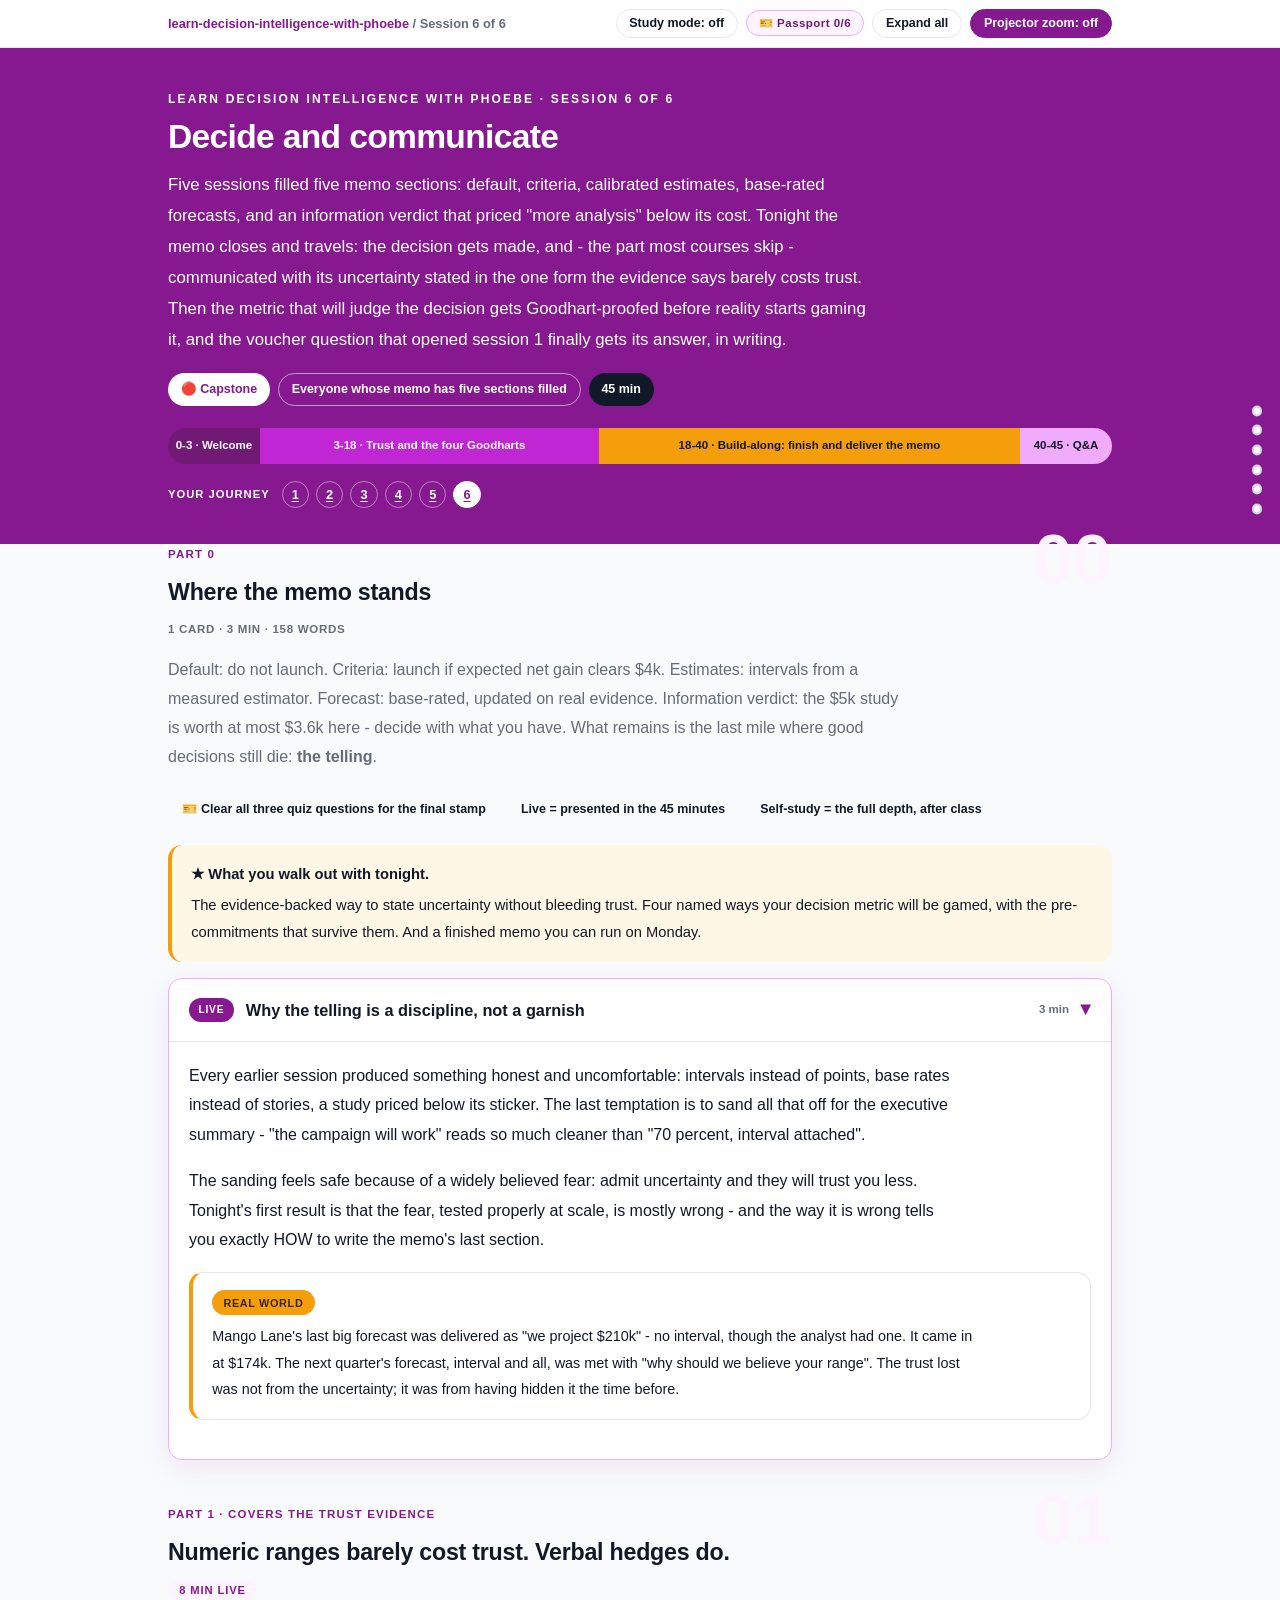
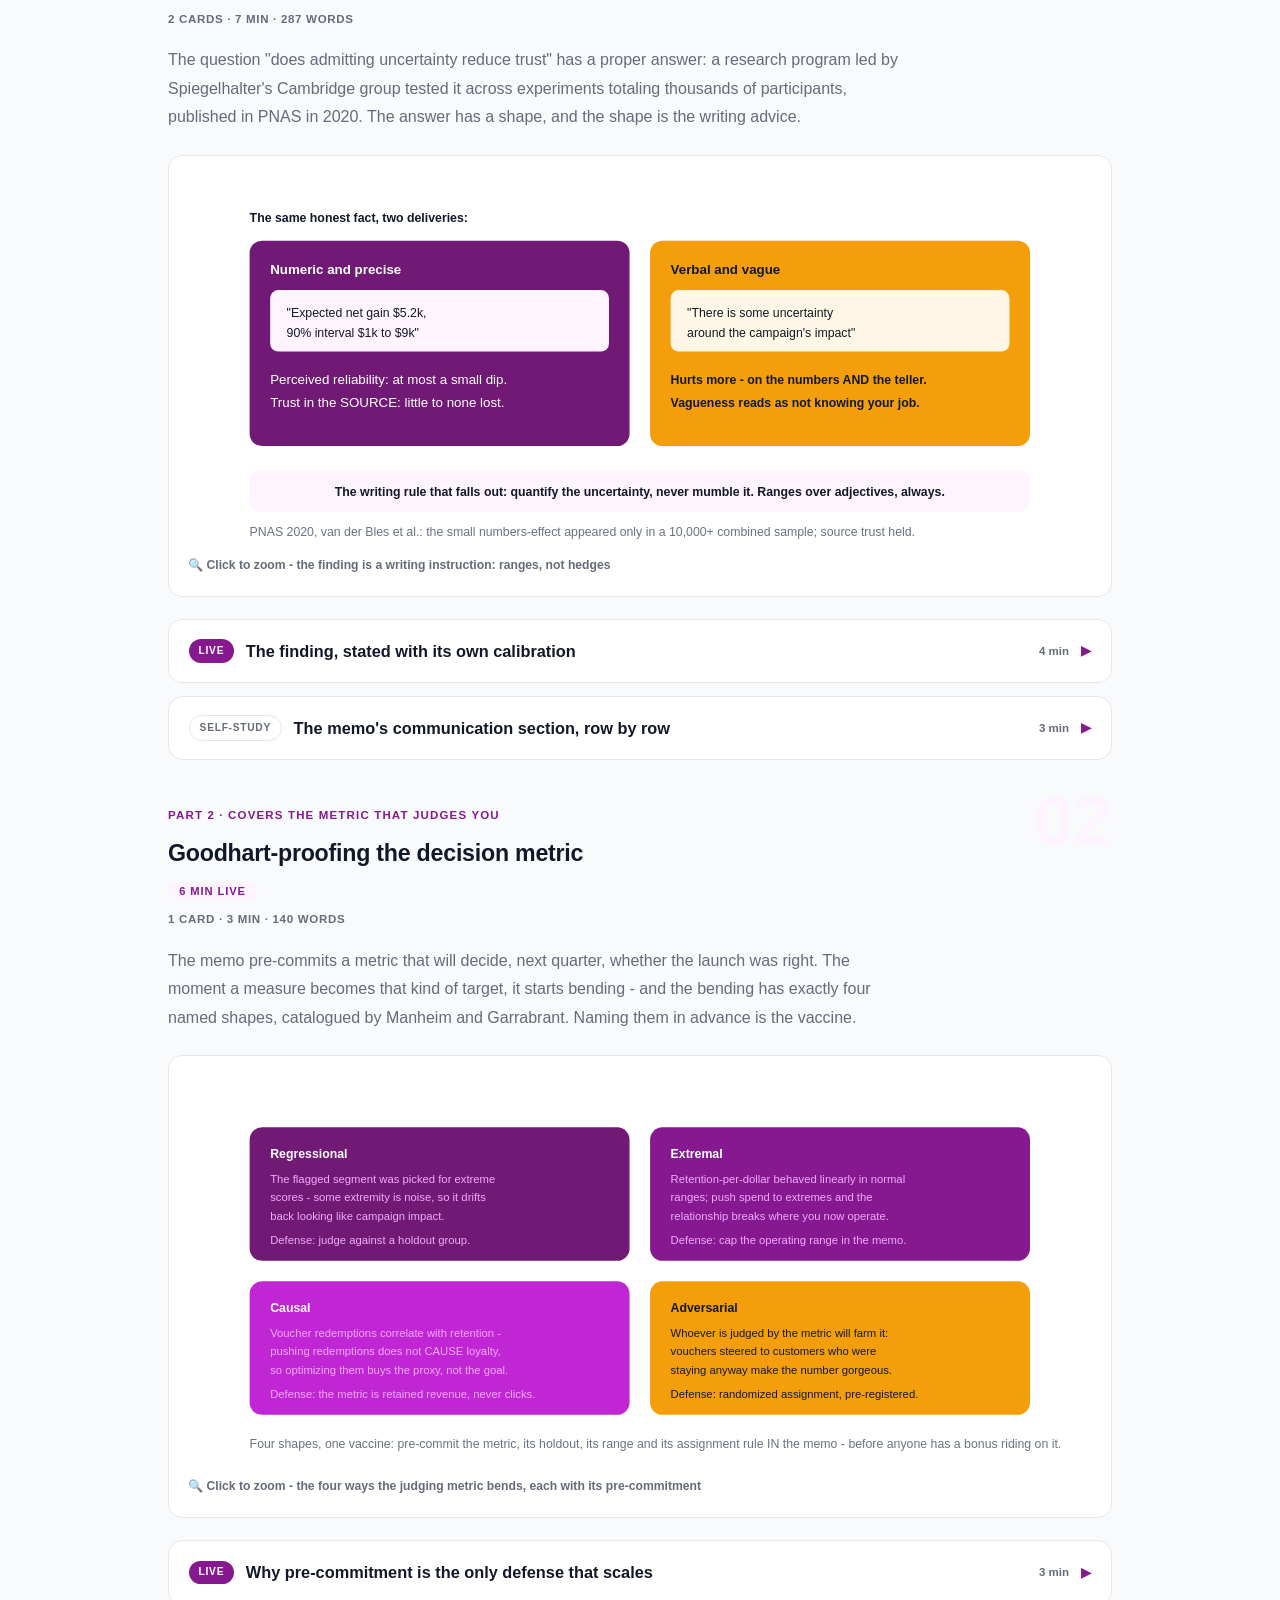
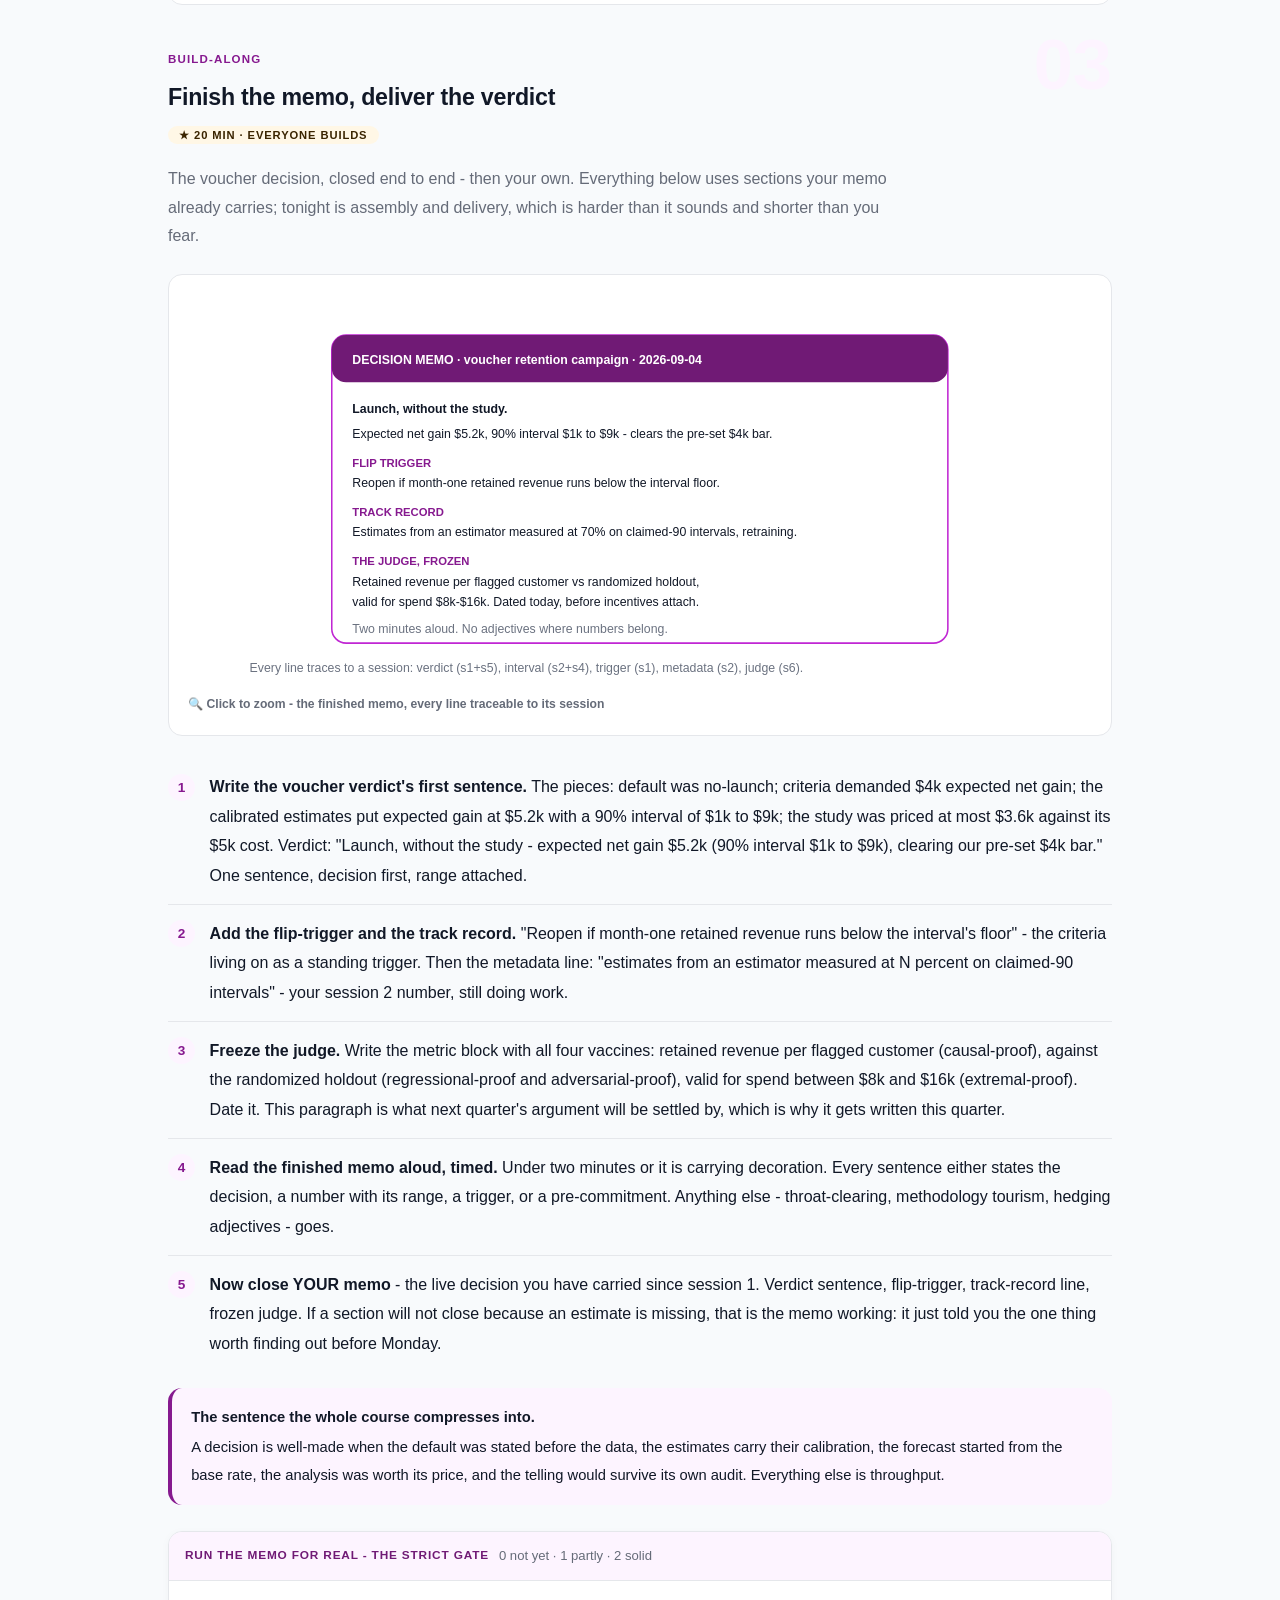
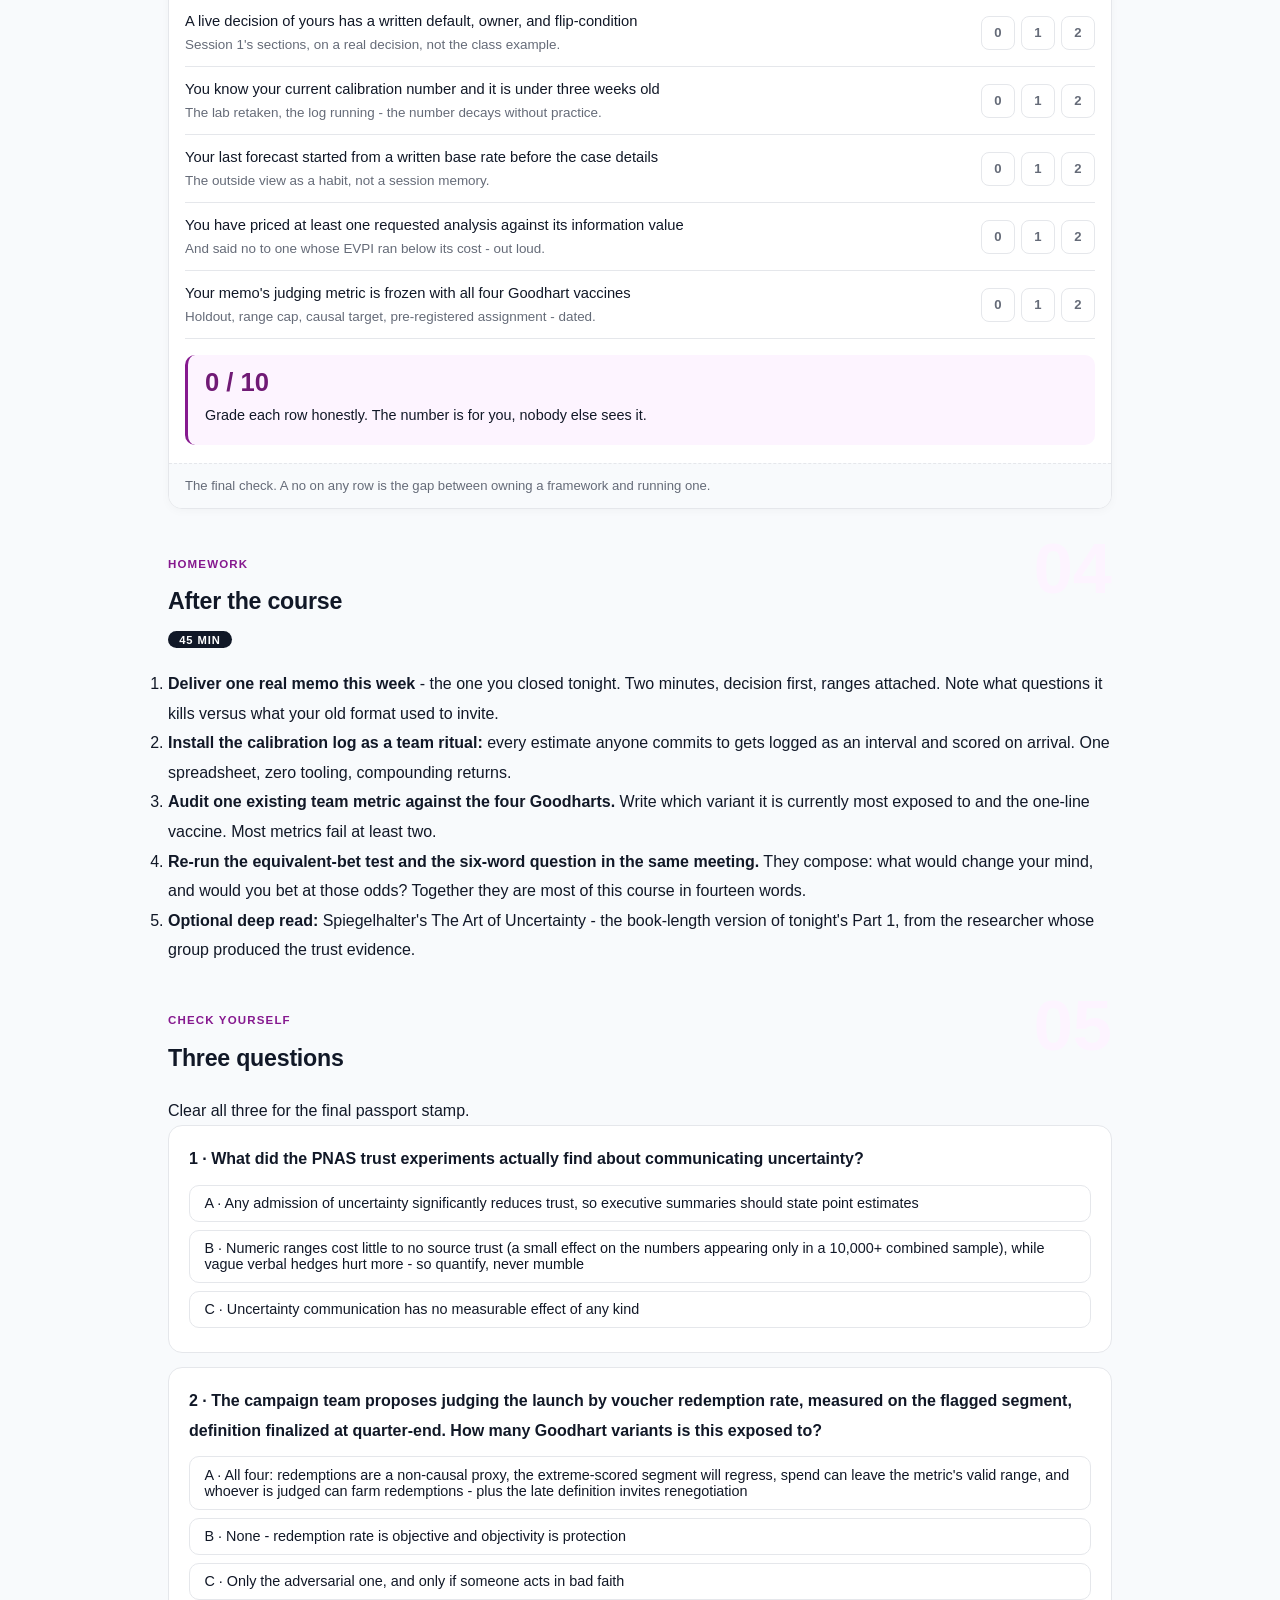
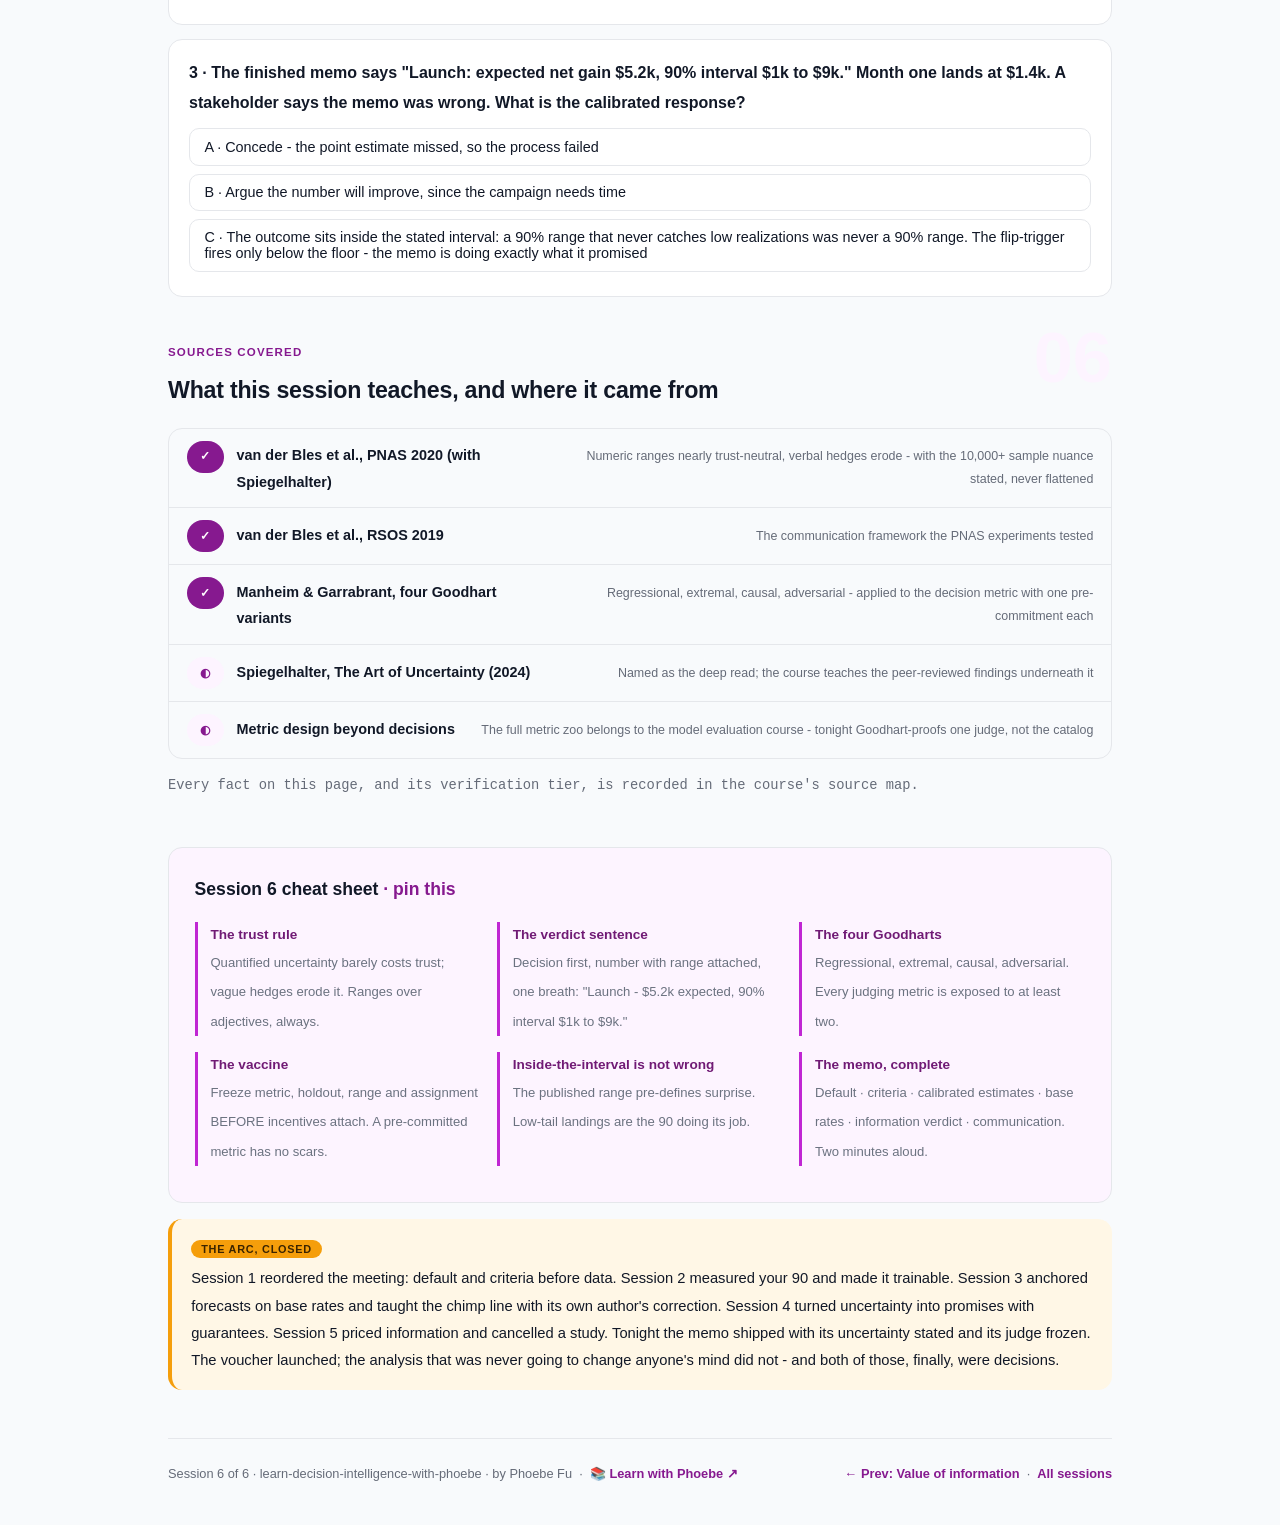
<file: courses/06-decide-and-communicate.html>
<!DOCTYPE html>
<html lang="en">
<head>
<meta charset="UTF-8">
<meta name="viewport" content="width=device-width, initial-scale=1.0">
<!-- social:start -->
<meta name="description" content="Session 6 of 6. The finished decision memo: communicating uncertainty so trust survives it (numeric ranges are nearly trust-neutral; verbal hedges erode), Goodhart-proofing the decision metric, and the voucher verdict delivered.">
<meta property="og:type" content="article">
<meta property="og:site_name" content="Learn with Phoebe">
<meta property="og:title" content="Decide and communicate - learn decision intelligence with phoebe">
<meta property="og:description" content="Session 6 of 6. The finished memo: uncertainty stated, trust intact, metric Goodhart-proofed, decision delivered.">
<meta property="og:url" content="https://phoebefu6.github.io/learn-decision-intelligence-with-phoebe/courses/06-decide-and-communicate.html">
<meta property="og:image" content="https://phoebefu6.github.io/learn-decision-intelligence-with-phoebe/assets/og-cover.png">
<meta property="og:image:width" content="1200">
<meta property="og:image:height" content="630">
<meta name="twitter:card" content="summary_large_image">
<meta name="twitter:title" content="Decide and communicate - learn decision intelligence with phoebe">
<meta name="twitter:description" content="Session 6 of 6. The finished memo: uncertainty stated, trust intact.">
<meta name="twitter:image" content="https://phoebefu6.github.io/learn-decision-intelligence-with-phoebe/assets/og-cover.png">
<!-- social:end -->
<title>Session 6 · Decide and communicate - learn decision intelligence with phoebe</title>
<link rel="stylesheet" href="../assets/style.css?v=23">
</head>
<body>

<div class="toolbar">
  <div class="wrap">
    <span class="crumb"><a href="../index.html">learn-decision-intelligence-with-phoebe</a> / Session 6 of 6</span>
    <button class="btn" id="toggle-all" type="button">Expand all</button>
    <button class="btn primary" id="zoom-toggle" type="button">Projector zoom: off</button>
  </div>
</div>

<header class="masthead">
  <div class="wrap">
    <div class="eyebrow">Learn Decision Intelligence with Phoebe · Session 6 of 6</div>
    <h1>Decide and <span class="accent">communicate</span></h1>
    <p class="sub">Five sessions filled five memo sections: default, criteria, calibrated estimates, base-rated forecasts, and an information verdict that priced "more analysis" below its cost. Tonight the memo closes and travels: the decision gets made, and - the part most courses skip - communicated with its uncertainty stated in the one form the evidence says barely costs trust. Then the metric that will judge the decision gets Goodhart-proofed before reality starts gaming it, and the voucher question that opened session 1 finally gets its answer, in writing.</p>
    <div class="chip-row">
      <span class="chip level">🔴 Capstone</span>
      <span class="chip audience">Everyone whose memo has five sections filled</span>
      <span class="chip time">45 min</span>
    </div>
    <div class="agenda">
      <span class="a1" style="flex:1">0-3 · Welcome</span>
      <span class="a2" style="flex:4">3-18 · Trust and the four Goodharts</span>
      <span class="a3" style="flex:5">18-40 · Build-along: finish and deliver the memo</span>
      <span class="a4" style="flex:1">40-45 · Q&amp;A</span>
    </div>
  </div>
</header>

<main class="wrap">

  <!-- ============ INTRO ============ -->
  <section class="section" id="intro">
    <div class="section-kicker">
      <span class="klabel">Part 0</span>
      <h2>Where the memo stands</h2>
    </div>
    <p class="lede">Default: do not launch. Criteria: launch if expected net gain clears $4k. Estimates: intervals from a measured estimator. Forecast: base-rated, updated on real evidence. Information verdict: the $5k study is worth at most $3.6k here - decide with what you have. What remains is the last mile where good decisions still die: <strong>the telling</strong>.</p>

    <div class="legend">
      <span class="pill">🎫 Clear all three quiz questions for the final stamp</span>
      <span class="pill">Live = presented in the 45 minutes</span>
      <span class="pill">Self-study = the full depth, after class</span>
    </div>

    <div class="callout win">
      <p><strong>★ What you walk out with tonight.</strong> The evidence-backed way to state uncertainty without bleeding trust. Four named ways your decision metric will be gamed, with the pre-commitments that survive them. And a finished memo you can run on Monday.</p>
    </div>

    <details class="card" open>
      <summary><span class="mode live">Live</span>Why the telling is a discipline, not a garnish<span class="mini">3 min</span><span class="caret">▶</span></summary>
      <div class="body">
        <p>Every earlier session produced something honest and uncomfortable: intervals instead of points, base rates instead of stories, a study priced below its sticker. The last temptation is to sand all that off for the executive summary - "the campaign will work" reads so much cleaner than "70 percent, interval attached".</p>
        <p>The sanding feels safe because of a widely believed fear: admit uncertainty and they will trust you less. Tonight's first result is that the fear, tested properly at scale, is mostly wrong - and the way it is wrong tells you exactly HOW to write the memo's last section.</p>
        <div class="callout example">
          <span class="ex-pill">Real world</span>
          <p>Mango Lane's last big forecast was delivered as "we project $210k" - no interval, though the analyst had one. It came in at $174k. The next quarter's forecast, interval and all, was met with "why should we believe your range". The trust lost was not from the uncertainty; it was from having hidden it the time before.</p>
        </div>
      </div>
    </details>
  </section>

  <!-- ============ PART 1 ============ -->
  <section class="section" id="part-1">
    <div class="section-kicker">
      <span class="klabel">Part 1 · covers the trust evidence</span>
      <h2>Numeric ranges barely cost trust. Verbal hedges do.</h2>
      <span class="tag concept">8 min live</span>
    </div>
    <p class="lede">The question "does admitting uncertainty reduce trust" has a proper answer: a research program led by Spiegelhalter's Cambridge group tested it across experiments totaling thousands of participants, published in PNAS in 2020. The answer has a shape, and the shape is the writing advice.</p>

    <figure class="zoomable">
      <svg viewBox="0 0 880 360" xmlns="http://www.w3.org/2000/svg" role="img" aria-label="Two ways of communicating the same uncertainty compared: a numeric range keeps trust nearly intact, a vague verbal hedge erodes it">
        <style>
          .d6aH { font: 800 13px Inter, sans-serif; fill: #fff; }
          .d6aB { font: 400 12px Inter, sans-serif; fill: #111827; }
          .d6aK { font: 700 12px Inter, sans-serif; fill: #111827; }
          .d6aN { font: 400 12px Inter, sans-serif; fill: #6B7280; }
        </style>
        <text class="d6aK" x="60" y="46">The same honest fact, two deliveries:</text>
        <rect x="60" y="64" width="370" height="200" rx="12" fill="#701A75"/>
        <text class="d6aH" x="80" y="96">Numeric and precise</text>
        <rect x="80" y="112" width="330" height="60" rx="8" fill="#FDF4FF"/>
        <text class="d6aB" x="96" y="138">"Expected net gain $5.2k,</text>
        <text class="d6aB" x="96" y="158">90% interval $1k to $9k"</text>
        <text class="d6aH" x="80" y="204" style="font-weight:400">Perceived reliability: at most a small dip.</text>
        <text class="d6aH" x="80" y="226" style="font-weight:400">Trust in the SOURCE: little to none lost.</text>
        <rect x="450" y="64" width="370" height="200" rx="12" fill="#F59E0B"/>
        <text class="d6aH" x="470" y="96" fill="#111827" style="fill:#111827">Verbal and vague</text>
        <rect x="470" y="112" width="330" height="60" rx="8" fill="#FFF7E6"/>
        <text class="d6aB" x="486" y="138">"There is some uncertainty</text>
        <text class="d6aB" x="486" y="158">around the campaign's impact"</text>
        <text class="d6aK" x="470" y="204">Hurts more - on the numbers AND the teller.</text>
        <text class="d6aK" x="470" y="226">Vagueness reads as not knowing your job.</text>
        <rect x="60" y="288" width="760" height="40" rx="10" fill="#FDF4FF"/>
        <text class="d6aK" x="440" y="313" text-anchor="middle">The writing rule that falls out: quantify the uncertainty, never mumble it. Ranges over adjectives, always.</text>
        <text class="d6aN" x="60" y="352">PNAS 2020, van der Bles et al.: the small numbers-effect appeared only in a 10,000+ combined sample; source trust held.</text>
      </svg>
      <figcaption>🔍 Click to zoom - the finding is a writing instruction: ranges, not hedges</figcaption>
    </figure>

    <details class="card">
      <summary><span class="mode live">Live</span>The finding, stated with its own calibration<span class="mini">4 min</span><span class="caret">▶</span></summary>
      <div class="body">
        <p>The PNAS experiments had people read identical facts and numbers delivered with no uncertainty, with a numeric range, or with a verbal hedge. Communicating uncertainty <strong>as a numeric range</strong> produced at most a small decrease in the perceived reliability of the numbers and <strong>little to no loss of trust in the source</strong>. The vaguer <strong>verbal</strong> form - "some uncertainty around..." - hurt more, on both counts. A follow-up at larger scale held the pattern: only in a combined sample above ten thousand did a small negative effect on trust in the numbers even appear, with the source's trustworthiness unaffected.</p>
        <p>Held to this course's own standard, the claim is NOT "uncertainty never reduces trust" - it is: <strong>precisely quantified uncertainty carries minimal trust penalty; imprecise verbal uncertainty is what erodes it.</strong> Which converts directly into how the memo's last section gets written: every uncertain quantity as a range, no adjective doing a number's job.</p>
        <div class="callout tip">
          <p><strong>The deeper reason this works.</strong> A range demonstrates you know WHERE your knowledge ends - which reads as competence. "Some uncertainty" demonstrates only that you have not located the edge. Audiences punish the second because it deserves punishing.</p>
        </div>
      </div>
    </details>

    <details class="card">
      <summary><span class="mode self">Self-study</span>The memo's communication section, row by row<span class="mini">3 min</span><span class="caret">▶</span></summary>
      <div class="body">
        <table class="clean">
          <tr><th>Row</th><th>What it contains</th><th>Form</th></tr>
          <tr><td><strong>The decision</strong></td><td>Launch / hold / kill, in the first sentence</td><td>Declarative - the reader never hunts for it</td></tr>
          <tr><td><strong>The number</strong></td><td>Expected value WITH its 90% interval</td><td>Numeric range, per the PNAS rule</td></tr>
          <tr><td><strong>The flip</strong></td><td>What future evidence reopens this decision</td><td>Session 1's criteria, carried forward as a standing trigger</td></tr>
          <tr><td><strong>The track record</strong></td><td>The estimator's calibration number</td><td>One line: "intervals from an estimator measured at N%"</td></tr>
          <tr><td><strong>The judge</strong></td><td>The metric that will score this decision, pre-committed</td><td>Part 2's Goodhart-proofed definition, frozen tonight</td></tr>
        </table>
        <p>Five rows, no adjectives where numbers belong. A memo written like this is refutable, which is precisely what makes it trustworthy.</p>
      </div>
    </details>
  </section>

  <!-- ============ PART 2 ============ -->
  <section class="section" id="part-2">
    <div class="section-kicker">
      <span class="klabel">Part 2 · covers the metric that judges you</span>
      <h2>Goodhart-proofing the decision metric</h2>
      <span class="tag concept">6 min live</span>
    </div>
    <p class="lede">The memo pre-commits a metric that will decide, next quarter, whether the launch was right. The moment a measure becomes that kind of target, it starts bending - and the bending has exactly four named shapes, catalogued by Manheim and Garrabrant. Naming them in advance is the vaccine.</p>

    <figure class="zoomable">
      <svg viewBox="0 0 880 380" xmlns="http://www.w3.org/2000/svg" role="img" aria-label="The four Goodhart variants applied to a retention campaign metric: regressional, extremal, causal and adversarial, each with its pre-commitment defense">
        <style>
          .d6bH { font: 700 12px Inter, sans-serif; fill: #fff; }
          .d6bB { font: 400 11px Inter, sans-serif; fill: #F0ABFC; }
          .d6bY { font: 400 11px Inter, sans-serif; fill: #111827; }
          .d6bK { font: 700 12px Inter, sans-serif; fill: #111827; }
          .d6bN { font: 400 12px Inter, sans-serif; fill: #6B7280; }
        </style>
        <rect x="60" y="50" width="370" height="130" rx="12" fill="#701A75"/>
        <text class="d6bH" x="80" y="80">Regressional</text>
        <text class="d6bB" x="80" y="104">The flagged segment was picked for extreme</text>
        <text class="d6bB" x="80" y="122">scores - some extremity is noise, so it drifts</text>
        <text class="d6bB" x="80" y="140">back looking like campaign impact.</text>
        <text class="d6bB" x="80" y="164">Defense: judge against a holdout group.</text>
        <rect x="450" y="50" width="370" height="130" rx="12" fill="#86198F"/>
        <text class="d6bH" x="470" y="80">Extremal</text>
        <text class="d6bB" x="470" y="104">Retention-per-dollar behaved linearly in normal</text>
        <text class="d6bB" x="470" y="122">ranges; push spend to extremes and the</text>
        <text class="d6bB" x="470" y="140">relationship breaks where you now operate.</text>
        <text class="d6bB" x="470" y="164">Defense: cap the operating range in the memo.</text>
        <rect x="60" y="200" width="370" height="130" rx="12" fill="#C026D3"/>
        <text class="d6bH" x="80" y="230">Causal</text>
        <text class="d6bB" x="80" y="254">Voucher redemptions correlate with retention -</text>
        <text class="d6bB" x="80" y="272">pushing redemptions does not CAUSE loyalty,</text>
        <text class="d6bB" x="80" y="290">so optimizing them buys the proxy, not the goal.</text>
        <text class="d6bB" x="80" y="314">Defense: the metric is retained revenue, never clicks.</text>
        <rect x="450" y="200" width="370" height="130" rx="12" fill="#F59E0B"/>
        <text class="d6bH" x="470" y="230" fill="#111827" style="fill:#111827">Adversarial</text>
        <text class="d6bY" x="470" y="254">Whoever is judged by the metric will farm it:</text>
        <text class="d6bY" x="470" y="272">vouchers steered to customers who were</text>
        <text class="d6bY" x="470" y="290">staying anyway make the number gorgeous.</text>
        <text class="d6bY" x="470" y="314">Defense: randomized assignment, pre-registered.</text>
        <text class="d6bN" x="60" y="362">Four shapes, one vaccine: pre-commit the metric, its holdout, its range and its assignment rule IN the memo - before anyone has a bonus riding on it.</text>
      </svg>
      <figcaption>🔍 Click to zoom - the four ways the judging metric bends, each with its pre-commitment</figcaption>
    </figure>

    <details class="card">
      <summary><span class="mode live">Live</span>Why pre-commitment is the only defense that scales<span class="mini">3 min</span><span class="caret">▶</span></summary>
      <div class="body">
        <p>Every Goodhart variant exploits a definition finalized AFTER incentives attached. The regressional drift gets explained as impact because nobody froze a holdout comparison in advance; the adversarial farming passes review because the assignment rule was never written down. The common fix is boring and total: <strong>the memo freezes the metric, the comparison group, the operating range and the assignment rule tonight - while nobody's bonus depends on the answer.</strong></p>
        <p>This is session 1's ordering law, returned at the far end: criteria before data drove the decision; metric-definition before outcomes judges it. The discipline is the same muscle both times.</p>
        <div class="callout example">
          <span class="ex-pill">Real world</span>
          <p>The cleanest tell that a metric was defined after the fact: it has exclusions. "Retention, excluding the enterprise accounts, excluding March" is a metric that lost an argument with reality and was renegotiated. A pre-committed metric has no scars.</p>
        </div>
      </div>
    </details>
  </section>

  <!-- ============ DEMO ============ -->
  <section class="section" id="demo-1">
    <div class="section-kicker">
      <span class="klabel">Build-along</span>
      <h2>Finish the memo, deliver the verdict</h2>
      <span class="tag demo">★ 20 min · everyone builds</span>
    </div>
    <p class="lede">The voucher decision, closed end to end - then your own. Everything below uses sections your memo already carries; tonight is assembly and delivery, which is harder than it sounds and shorter than you fear.</p>

    <figure class="zoomable">
      <svg viewBox="0 0 880 380" xmlns="http://www.w3.org/2000/svg" role="img" aria-label="The finished voucher decision memo as a one-page document: verdict with interval, flip trigger, calibration metadata, and the frozen judging metric">
        <style>
          .d6cH { font: 700 12px Inter, sans-serif; fill: #fff; }
          .d6cB { font: 400 12px Inter, sans-serif; fill: #111827; }
          .d6cK { font: 700 12px Inter, sans-serif; fill: #111827; }
          .d6cM { font: 700 11px Inter, sans-serif; fill: #86198F; }
          .d6cN { font: 400 12px Inter, sans-serif; fill: #6B7280; }
        </style>
        <rect x="140" y="40" width="600" height="300" rx="14" fill="#fff" stroke="#C026D3" stroke-width="1.5"/>
        <rect x="140" y="40" width="600" height="46" rx="14" fill="#701A75"/>
        <text class="d6cH" x="160" y="68">DECISION MEMO · voucher retention campaign · 2026-09-04</text>
        <text class="d6cK" x="160" y="116">Launch, without the study.</text>
        <text class="d6cB" x="160" y="140">Expected net gain $5.2k, 90% interval $1k to $9k - clears the pre-set $4k bar.</text>
        <text class="d6cM" x="160" y="168">FLIP TRIGGER</text>
        <text class="d6cB" x="160" y="188">Reopen if month-one retained revenue runs below the interval floor.</text>
        <text class="d6cM" x="160" y="216">TRACK RECORD</text>
        <text class="d6cB" x="160" y="236">Estimates from an estimator measured at 70% on claimed-90 intervals, retraining.</text>
        <text class="d6cM" x="160" y="264">THE JUDGE, FROZEN</text>
        <text class="d6cB" x="160" y="284">Retained revenue per flagged customer vs randomized holdout,</text>
        <text class="d6cB" x="160" y="304">valid for spend $8k-$16k. Dated today, before incentives attach.</text>
        <text class="d6cN" x="160" y="330">Two minutes aloud. No adjectives where numbers belong.</text>
        <text class="d6cN" x="60" y="368">Every line traces to a session: verdict (s1+s5), interval (s2+s4), trigger (s1), metadata (s2), judge (s6).</text>
      </svg>
      <figcaption>🔍 Click to zoom - the finished memo, every line traceable to its session</figcaption>
    </figure>

    <div class="steps">
      <div class="step"><p><strong>Write the voucher verdict's first sentence.</strong> The pieces: default was no-launch; criteria demanded $4k expected net gain; the calibrated estimates put expected gain at $5.2k with a 90% interval of $1k to $9k; the study was priced at most $3.6k against its $5k cost. Verdict: "Launch, without the study - expected net gain $5.2k (90% interval $1k to $9k), clearing our pre-set $4k bar." One sentence, decision first, range attached.</p></div>
      <div class="step"><p><strong>Add the flip-trigger and the track record.</strong> "Reopen if month-one retained revenue runs below the interval's floor" - the criteria living on as a standing trigger. Then the metadata line: "estimates from an estimator measured at N percent on claimed-90 intervals" - your session 2 number, still doing work.</p></div>
      <div class="step"><p><strong>Freeze the judge.</strong> Write the metric block with all four vaccines: retained revenue per flagged customer (causal-proof), against the randomized holdout (regressional-proof and adversarial-proof), valid for spend between $8k and $16k (extremal-proof). Date it. This paragraph is what next quarter's argument will be settled by, which is why it gets written this quarter.</p></div>
      <div class="step"><p><strong>Read the finished memo aloud, timed.</strong> Under two minutes or it is carrying decoration. Every sentence either states the decision, a number with its range, a trigger, or a pre-commitment. Anything else - throat-clearing, methodology tourism, hedging adjectives - goes.</p></div>
      <div class="step"><p><strong>Now close YOUR memo</strong> - the live decision you have carried since session 1. Verdict sentence, flip-trigger, track-record line, frozen judge. If a section will not close because an estimate is missing, that is the memo working: it just told you the one thing worth finding out before Monday.</p></div>
    </div>

    <div class="callout tip">
      <p><strong>The sentence the whole course compresses into.</strong> A decision is well-made when the default was stated before the data, the estimates carry their calibration, the forecast started from the base rate, the analysis was worth its price, and the telling would survive its own audit. Everything else is throughput.</p>
    </div>

    <div class="scorecard" data-title="Run the memo for real - the strict gate" data-foot="The final check. A no on any row is the gap between owning a framework and running one.">
      <div class="sc-row"><div class="sc-q">A live decision of yours has a written default, owner, and flip-condition<em>Session 1's sections, on a real decision, not the class example.</em></div></div>
      <div class="sc-row"><div class="sc-q">You know your current calibration number and it is under three weeks old<em>The lab retaken, the log running - the number decays without practice.</em></div></div>
      <div class="sc-row"><div class="sc-q">Your last forecast started from a written base rate before the case details<em>The outside view as a habit, not a session memory.</em></div></div>
      <div class="sc-row"><div class="sc-q">You have priced at least one requested analysis against its information value<em>And said no to one whose EVPI ran below its cost - out loud.</em></div></div>
      <div class="sc-row"><div class="sc-q">Your memo's judging metric is frozen with all four Goodhart vaccines<em>Holdout, range cap, causal target, pre-registered assignment - dated.</em></div></div>
    </div>
  </section>

  <!-- ============ HOMEWORK ============ -->
  <section class="section" id="exercise">
    <div class="section-kicker">
      <span class="klabel">Homework</span>
      <h2>After the course</h2>
      <span class="tag exercise">45 min</span>
    </div>
    <ol>
      <li><strong>Deliver one real memo this week</strong> - the one you closed tonight. Two minutes, decision first, ranges attached. Note what questions it kills versus what your old format used to invite.</li>
      <li><strong>Install the calibration log as a team ritual:</strong> every estimate anyone commits to gets logged as an interval and scored on arrival. One spreadsheet, zero tooling, compounding returns.</li>
      <li><strong>Audit one existing team metric against the four Goodharts.</strong> Write which variant it is currently most exposed to and the one-line vaccine. Most metrics fail at least two.</li>
      <li><strong>Re-run the equivalent-bet test and the six-word question in the same meeting.</strong> They compose: what would change your mind, and would you bet at those odds? Together they are most of this course in fourteen words.</li>
      <li><strong>Optional deep read:</strong> Spiegelhalter's The Art of Uncertainty - the book-length version of tonight's Part 1, from the researcher whose group produced the trust evidence.</li>
    </ol>
  </section>

  <!-- ============ QUIZ ============ -->
  <section class="section" id="quiz">
    <div class="section-kicker">
      <span class="klabel">Check yourself</span>
      <h2>Three questions</h2>
    </div>
    <p>Clear all three for the final passport stamp.</p>

    <div class="quiz-q" data-answer="1">
      <p class="qtext">1 · What did the PNAS trust experiments actually find about communicating uncertainty?</p>
      <button class="qopt" type="button">A · Any admission of uncertainty significantly reduces trust, so executive summaries should state point estimates</button>
      <button class="qopt" type="button">B · Numeric ranges cost little to no source trust (a small effect on the numbers appearing only in a 10,000+ combined sample), while vague verbal hedges hurt more - so quantify, never mumble</button>
      <button class="qopt" type="button">C · Uncertainty communication has no measurable effect of any kind</button>
      <p class="qwhy">The finding has a shape, and the shape is the advice: "90% interval $1k to $9k" keeps trust nearly intact; "some uncertainty around the impact" erodes it. Never flatten this to "uncertainty never reduces trust" - the honest claim is that PRECISELY QUANTIFIED uncertainty carries minimal penalty.</p>
    </div>

    <div class="quiz-q" data-answer="0">
      <p class="qtext">2 · The campaign team proposes judging the launch by voucher redemption rate, measured on the flagged segment, definition finalized at quarter-end. How many Goodhart variants is this exposed to?</p>
      <button class="qopt" type="button">A · All four: redemptions are a non-causal proxy, the extreme-scored segment will regress, spend can leave the metric's valid range, and whoever is judged can farm redemptions - plus the late definition invites renegotiation</button>
      <button class="qopt" type="button">B · None - redemption rate is objective and objectivity is protection</button>
      <button class="qopt" type="button">C · Only the adversarial one, and only if someone acts in bad faith</button>
      <p class="qwhy">Causal (clicks are not loyalty), regressional (extreme scores drift back on their own), extremal (the linear relationship breaks outside normal spend), adversarial (steer vouchers to stayers and the number shines) - and bad faith is not required, only incentives. The vaccine is one paragraph, frozen tonight: retained revenue, randomized holdout, capped range, dated.</p>
    </div>

    <div class="quiz-q" data-answer="2">
      <p class="qtext">3 · The finished memo says "Launch: expected net gain $5.2k, 90% interval $1k to $9k." Month one lands at $1.4k. A stakeholder says the memo was wrong. What is the calibrated response?</p>
      <button class="qopt" type="button">A · Concede - the point estimate missed, so the process failed</button>
      <button class="qopt" type="button">B · Argue the number will improve, since the campaign needs time</button>
      <button class="qopt" type="button">C · The outcome sits inside the stated interval: a 90% range that never catches low realizations was never a 90% range. The flip-trigger fires only below the floor - the memo is doing exactly what it promised</button>
      <p class="qwhy">This is why the interval was published: it pre-defines which outcomes count as surprise. Landing in the low tail is not error, it is the 90 doing its job - and an estimator whose intervals never catch uncomfortable realizations was overconfident, not accurate. The memo's authority comes precisely from having stated this before knowing.</p>
    </div>

    <p class="quiz-score"></p>
  </section>

  <!-- ============ OFFICIAL COVERAGE ============ -->
  <section class="section" id="official">
    <div class="section-kicker">
      <span class="klabel">Sources covered</span>
      <h2>What this session teaches, and where it came from</h2>
    </div>
    <div class="covered">
      <div class="covered-row"><span class="status pill solid">✓</span><span class="name">van der Bles et al., PNAS 2020 (with Spiegelhalter)</span><span class="note">Numeric ranges nearly trust-neutral, verbal hedges erode - with the 10,000+ sample nuance stated, never flattened</span></div>
      <div class="covered-row"><span class="status pill solid">✓</span><span class="name">van der Bles et al., RSOS 2019</span><span class="note">The communication framework the PNAS experiments tested</span></div>
      <div class="covered-row"><span class="status pill solid">✓</span><span class="name">Manheim &amp; Garrabrant, four Goodhart variants</span><span class="note">Regressional, extremal, causal, adversarial - applied to the decision metric with one pre-commitment each</span></div>
      <div class="covered-row"><span class="status pill light">◐</span><span class="name">Spiegelhalter, The Art of Uncertainty (2024)</span><span class="note">Named as the deep read; the course teaches the peer-reviewed findings underneath it</span></div>
      <div class="covered-row"><span class="status pill light">◐</span><span class="name">Metric design beyond decisions</span><span class="note">The full metric zoo belongs to the model evaluation course - tonight Goodhart-proofs one judge, not the catalog</span></div>
    </div>
    <p class="mono" style="margin-top:14px">Every fact on this page, and its verification tier, is recorded in the course's source map.</p>
  </section>

  <!-- ============ CHEAT SHEET ============ -->
  <section class="cheat" id="cheatsheet">
    <h3>Session 6 cheat sheet <span>· pin this</span></h3>
    <div class="grid-2">
      <div class="cheat-item"><b>The trust rule</b><span>Quantified uncertainty barely costs trust; vague hedges erode it. Ranges over adjectives, always.</span></div>
      <div class="cheat-item"><b>The verdict sentence</b><span>Decision first, number with range attached, one breath: "Launch - $5.2k expected, 90% interval $1k to $9k."</span></div>
      <div class="cheat-item"><b>The four Goodharts</b><span>Regressional, extremal, causal, adversarial. Every judging metric is exposed to at least two.</span></div>
      <div class="cheat-item"><b>The vaccine</b><span>Freeze metric, holdout, range and assignment BEFORE incentives attach. A pre-committed metric has no scars.</span></div>
      <div class="cheat-item"><b>Inside-the-interval is not wrong</b><span>The published range pre-defines surprise. Low-tail landings are the 90 doing its job.</span></div>
      <div class="cheat-item"><b>The memo, complete</b><span>Default · criteria · calibrated estimates · base rates · information verdict · communication. Two minutes aloud.</span></div>
    </div>
  </section>

  <div class="callout next">
    <span class="nx-pill">The arc, closed</span>
    <p>Session 1 reordered the meeting: default and criteria before data. Session 2 measured your 90 and made it trainable. Session 3 anchored forecasts on base rates and taught the chimp line with its own author's correction. Session 4 turned uncertainty into promises with guarantees. Session 5 priced information and cancelled a study. Tonight the memo shipped with its uncertainty stated and its judge frozen. The voucher launched; the analysis that was never going to change anyone's mind did not - and both of those, finally, were decisions.</p>
  </div>

  <footer class="pagefoot">
    <span>Session 6 of 6 · learn-decision-intelligence-with-phoebe · by Phoebe Fu &nbsp;·&nbsp; 📚 <a href="https://phoebefu6.github.io/learn-with-phoebe/">Learn with Phoebe ↗</a></span>
    <span><a href="05-value-of-information.html">← Prev: Value of information</a> &nbsp;·&nbsp; <a href="../index.html">All sessions</a></span>
  </footer>

</main>

<script src="../assets/app.js?v=21"></script>
</body>
</html>
</file>
<file: assets/style.css>
/* learn-mcp-with-phoebe - editorial bold design system
   Accent: SQLite blue #86198F · Ink navy #701A75 · Flagship: amber #F59E0B
   (CSS var names still read --indigo/--amber; they hold SQL-blue values.) */

:root {
  --faint-text: #616B7B;
  --indigo: #86198F;
  --indigo-deep: #701A75;
  --indigo-mid: #C026D3;
  --indigo-soft: #F0ABFC;
  --indigo-50: #FDF4FF;
  --ink: #111827;
  --muted: #656B78;
  --faint: #D1D5DB;
  --hairline: #E5E7EB;
  --amber: #F59E0B;
  --amber-ink: #3A2400;
  --amber-50: #FFF7E6;
  --paper: #F8FAFC;
  --code-bg: #FDF4FF;
  --code-ink: #111827;
  --radius: 14px;
}

* { margin: 0; padding: 0; box-sizing: border-box; }

html { font-size: 16px; scroll-behavior: smooth; }
html.zoom-125 { font-size: 20px; }
html.zoom-150 { font-size: 24px; }

body {
  font-family: "Inter", -apple-system, BlinkMacSystemFont, "Segoe UI", Roboto, sans-serif;
  background: var(--paper);
  color: var(--ink);
  line-height: 1.85;
  font-feature-settings: "tnum";
}

.wrap { max-width: 62rem; margin: 0 auto; padding: 0 1.5rem; }

/* ---------- header band ---------- */
.masthead {
  background: var(--indigo);
  color: #fff;
  padding: 2.5rem 0 2.25rem;
}
.masthead .eyebrow {
  font-size: .75rem;
  letter-spacing: .18em;
  text-transform: uppercase;
  opacity: 1;
  font-weight: 600;
}
.masthead h1 {
  font-size: 2.1rem;
  line-height: 1.15;
  font-weight: 800;
  margin: .5rem 0 .75rem;
  letter-spacing: -.02em;
}
.masthead h1 .accent { color: inherit; }
.masthead .sub { font-size: 1.05rem; opacity: 1; max-width: 44rem; }

.chip-row { display: flex; flex-wrap: wrap; gap: .5rem; margin-top: 1.1rem; }
.chip {
  display: inline-flex;
  align-items: center;
  gap: .35rem;
  border-radius: 999px;
  padding: .25rem .8rem;
  font-size: .78rem;
  font-weight: 600;
  white-space: nowrap;
}
.chip.level { background: #fff; color: var(--indigo); }
.chip.audience { background: rgba(255,255,255,.08); color: #fff; border: 1px solid rgba(255,255,255,.35); }
.chip.time { background: var(--ink); color: #fff; font-variant-numeric: tabular-nums; }


/* ---------- toolbar ---------- */
.toolbar {
  position: sticky;
  top: 0;
  z-index: 40;
  background: rgba(255,255,255,.94);
  backdrop-filter: blur(6px);
  border-bottom: 1px solid var(--hairline);
  padding: .55rem 0;
}
.toolbar .wrap { display: flex; align-items: center; gap: .5rem; flex-wrap: nowrap; }
.toolbar .crumb { font-size: .8rem; color: var(--muted); font-weight: 600; margin-right: auto; min-width: 0; white-space: nowrap; overflow: hidden; text-overflow: ellipsis; }
.toolbar .btn { white-space: nowrap; flex: none; padding: .38rem .8rem; font-size: .78rem; line-height: 1.2; }
.toolbar .crumb a { color: var(--indigo); text-decoration: none; }
.btn {
  border: 1px solid var(--hairline);
  background: #fff;
  color: var(--ink);
  border-radius: 999px;
  padding: .35rem .9rem;
  font-size: .78rem;
  font-weight: 600;
  cursor: pointer;
  font-family: inherit;
  transition: all .15s ease;
}
.btn:hover { border-color: var(--indigo); color: var(--indigo); }
.btn.primary { background: var(--indigo); border-color: var(--indigo); color: #fff; }
.btn.primary:hover { background: var(--indigo-deep); }

/* ---------- sections ---------- */
main { padding: 2.5rem 0 4rem; }

.section { margin-bottom: 2.8rem; }
.section-kicker { margin-bottom: 1rem; }
.section-kicker .klabel {
  display: block;
  font-size: .72rem;
  text-transform: uppercase;
  letter-spacing: .1em;
  color: var(--indigo);
  font-weight: 700;
  margin-bottom: .35rem;
}
.section-kicker h2 {
  font-size: 1.45rem;
  font-weight: 800;
  letter-spacing: -.01em;
  display: flex;
  align-items: center;
  gap: .7rem;
  flex-wrap: wrap;
}
.section-kicker .tag {
  border-radius: 999px;
  padding: .18rem .7rem;
  font-size: .7rem;
  font-weight: 700;
  text-transform: uppercase;
  letter-spacing: .08em;
}
.tag.concept { background: var(--indigo-50); color: var(--indigo); }
.tag.demo { background: var(--amber-50); color: var(--amber-ink); }
.tag.exercise { background: var(--ink); color: #fff; }

.lede { color: var(--muted); max-width: 46rem; margin-bottom: 1.4rem; line-height: 1.8; }

/* live vs self-study markers on cards */
.mode {
  font-size: .64rem;
  font-weight: 700;
  text-transform: uppercase;
  letter-spacing: .07em;
  padding: .14rem .6rem;
  border-radius: 999px;
  flex: none;
}
.mode.live { background: var(--indigo); color: #fff; }
.mode.self { background: #fff; color: var(--muted); border: 1px solid var(--hairline); }

/* ---------- accordions ---------- */
details.card {
  border: 1px solid var(--hairline);
  border-radius: var(--radius);
  margin-bottom: .8rem;
  overflow: hidden;
  background: #fff;
}
details.card[open] { border-color: var(--indigo-soft); box-shadow: 0 8px 28px rgba(134,25,143,.08); }
details.card summary {
  list-style: none;
  cursor: pointer;
  padding: 1rem 1.25rem;
  display: flex;
  align-items: center;
  gap: .75rem;
  font-weight: 700;
  font-size: 1.02rem;
  user-select: none;
}
details.card summary::-webkit-details-marker { display: none; }
details.card summary .dot {
  width: .6rem; height: .6rem;
  border-radius: 999px;
  background: var(--indigo);
  flex: none;
}
details.card summary .mini { margin-left: auto; font-size: .72rem; color: var(--muted); font-weight: 600; white-space: nowrap; }
details.card summary .caret { transition: transform .2s ease; color: var(--indigo); font-size: .8rem; }
details.card[open] summary .caret { transform: rotate(90deg); }
details.card .body { padding: 0 1.25rem 1.4rem; border-top: 1px solid var(--hairline); padding-top: 1.15rem; }
details.card .body p { margin-bottom: 1.05rem; max-width: 48rem; }
details.card .body p:last-child { margin-bottom: 0; }
details.card .body ul, details.card .body ol { margin: 0 0 1.1rem 1.2rem; max-width: 47rem; }
details.card .body li { margin-bottom: .65rem; }
details.card .body h4 { font-size: .95rem; font-weight: 700; margin: 1.1rem 0 .45rem; }
details.card .body h4:first-child { margin-top: 0; }

/* ---------- pills & legends ---------- */
.legend { display: flex; flex-wrap: wrap; gap: .5rem; margin: 0 0 1.2rem; }
.pill {
  display: inline-flex;
  align-items: center;
  gap: .4rem;
  border-radius: 999px;
  padding: .28rem .85rem;
  font-size: .78rem;
  font-weight: 600;
}
.pill.solid { background: var(--indigo); color: #fff; }
.pill.light { background: var(--indigo-50); color: var(--indigo); }
.pill.inkpill { background: var(--ink); color: #fff; }
.pill.amber, .pill.peach { background: var(--amber); color: var(--amber-ink); }
.pill.bare { color: var(--muted); }

/* ---------- 4D grid ---------- */
.grid-2 { display: grid; grid-template-columns: repeat(auto-fit, minmax(15rem, 1fr)); gap: .8rem; margin: .5rem 0 1rem; }
.d-card {
  border: 1px solid var(--hairline);
  border-left: 4px solid var(--indigo);
  border-radius: 10px;
  padding: 1rem 1.1rem;
}
.d-card h4 { font-size: .95rem; margin-bottom: .3rem; }
.d-card h4 .lead-letter { color: var(--indigo); }
.d-card p { font-size: .86rem; color: var(--muted); margin: 0; }

/* ---------- tables ---------- */
table.clean { width: 100%; border-collapse: collapse; font-size: .9rem; margin: .4rem 0 1rem; }
table.clean th {
  text-align: left;
  font-size: .72rem;
  text-transform: uppercase;
  letter-spacing: .08em;
  color: var(--muted);
  padding: .5rem .6rem;
  border-bottom: 2px solid var(--ink);
}
table.clean td { padding: .7rem .6rem; border-bottom: .5px solid var(--hairline); vertical-align: top; line-height: 1.7; }
table.clean td:first-child { font-weight: 600; }

/* ---------- prompt boxes ---------- */
.prompt-box{
  position: relative;
  background: #FDF4FF;
  border: 1px solid #E5E7EB;
  color: #111827;
  border-radius: var(--radius);
  padding: 1.1rem 1.2rem;
  margin: 1rem 0 1.2rem;
  font-family: "SF Mono", ui-monospace, Menlo, Consolas, monospace;
  font-size: .84rem;
  line-height: 1.65;
  white-space: pre-wrap;
  word-break: break-word;
}
.prompt-box .label{
  position: absolute;
  top: -0.7rem;
  left: 1rem;
  background: #86198F;
  color: #FFFFFF;
  font-family: "Inter", -apple-system, sans-serif;
  font-size: .68rem;
  font-weight: 700;
  letter-spacing: .06em;
  text-transform: uppercase;
  border-radius: 999px;
  padding: .15rem .7rem;
}
.prompt-box.bad .label { background: var(--faint); color: var(--ink); }
.prompt-box.good .label { background: var(--amber); color: var(--amber-ink); }
.copy-btn{
  position: absolute;
  top: .7rem;
  right: .7rem;
  background: #FFFFFF;
  border: 1px solid #E5E7EB;
  color: #111827;
  border-radius: 999px;
  padding: .25rem .8rem;
  font-size: .72rem;
  font-weight: 600;
  cursor: pointer;
  font-family: "Inter", -apple-system, sans-serif;
  transition: background .15s ease;
}
.copy-btn:hover { background: #E5E7EB; }
.copy-btn.copied { background: var(--amber); border-color: var(--amber); color: var(--amber-ink); }

/* ---------- demo steps ---------- */
.steps { counter-reset: step; margin: .6rem 0 1rem; }
.step {
  display: grid;
  grid-template-columns: max-content minmax(0, 1fr);
  column-gap: .9rem;
  row-gap: .2rem;
  padding: .85rem 0;
  border-bottom: .5px solid var(--hairline);
}
.step > * { grid-column: 2; min-width: 0; }
.step > .prompt-box { margin: .8rem 0 .4rem; }
.step:last-child { border-bottom: none; }
.step::before {
  counter-increment: step;
  content: counter(step);
  flex: none;
  width: 1.7rem; height: 1.7rem;
  border-radius: 999px;
  background: var(--indigo-50);
  color: var(--indigo);
  font-weight: 700;
  font-size: .85rem;
  display: inline-flex;
  align-items: center;
  justify-content: center;
  margin-top: .1rem;
}
.step p { margin: 0; }

/* ---------- callouts ---------- */
.callout {
  border-radius: var(--radius);
  padding: 1rem 1.2rem;
  margin: 1rem 0;
  font-size: .92rem;
}
.callout.tip { background: var(--indigo-50); border-left: 4px solid var(--indigo); }
.callout.win { background: var(--amber-50); border-left: 4px solid var(--amber); }
.callout strong:first-child { display: block; margin-bottom: .2rem; }

.callout.example {
  background: #FFFFFF;
  border: 1px solid var(--hairline);
  border-left: 4px solid var(--amber);
  font-size: .9rem;
}
.callout.example .ex-pill {
  display: inline-block;
  background: var(--amber);
  color: var(--amber-ink);
  border-radius: 999px;
  padding: .15rem .7rem;
  font-size: .68rem;
  font-weight: 700;
  text-transform: uppercase;
  letter-spacing: .06em;
  margin-bottom: .5rem;
}
.callout.example p { margin: 0 0 .75rem; max-width: 47rem; }
.callout.example p:last-child { margin-bottom: 0; }
.callout.example ul { margin: 0 0 0 1.1rem; max-width: 46rem; }
.callout.example li { margin-bottom: .6rem; }
.callout.example li:last-child { margin-bottom: 0; }

/* ---------- zoomable figures ---------- */
figure.zoomable {
  border: 1px solid var(--hairline);
  border-radius: var(--radius);
  padding: 1.2rem;
  margin: 1rem 0 1.4rem;
  cursor: zoom-in;
  transition: box-shadow .15s ease;
  background: #fff;
}
figure.zoomable:hover { box-shadow: 0 8px 28px rgba(134,25,143,.12); }
figure.zoomable svg, figure.zoomable img { width: 100%; height: auto; display: block; }
figure.zoomable figcaption {
  margin-top: .6rem;
  font-size: .76rem;
  color: var(--muted);
  font-weight: 600;
  display: flex;
  align-items: center;
  gap: .4rem;
}

.lightbox{
  position: fixed;
  inset: 0;
  z-index: 100;
  background: rgba(248,250,252,.97);
  display: none;
  align-items: center;
  justify-content: center;
  padding: 3vh 3vw;
  cursor: zoom-out;
}
.lightbox.open { display: flex; }
.lightbox .inner{
  background: #fff;
  border: 1px solid #E5E7EB;
  box-shadow: 0 10px 40px rgba(17,24,39,.14);
  border-radius: var(--radius);
  padding: 2rem;
  max-width: 94vw;
  max-height: 92vh;
  overflow: auto;
}
.lightbox .inner svg, .lightbox .inner img { width: min(88vw, 70rem); height: auto; }
.lightbox .close-hint{
  position: fixed;
  top: 1rem; right: 1.4rem;
  color: #111827;
  font-size: .8rem;
  font-weight: 600;
}

/* ---------- courses covered ---------- */
.covered { border: 1px solid var(--hairline); border-radius: var(--radius); overflow: hidden; }
.covered-row {
  display: flex;
  align-items: baseline;
  gap: .8rem;
  padding: .75rem 1.1rem;
  border-bottom: .5px solid var(--hairline);
  font-size: .9rem;
}
.covered-row:last-child { border-bottom: none; }
.covered-row .status { flex: none; }
.covered-row .name { font-weight: 600; }
.covered-row .note { margin-left: auto; color: var(--muted); font-size: .78rem; text-align: right; }

/* ---------- cheat sheet footer ---------- */
.cheat{
  background: #FDF4FF;
  border: 1px solid #E5E7EB;
  color: #111827;
  border-radius: var(--radius);
  padding: 1.6rem 1.6rem 1.3rem;
  margin-top: 3rem;
}
.cheat h3 { font-size: 1.1rem; margin-bottom: 1rem; }
.cheat h3 span { color: #86198F; }
.cheat .grid-2 { gap: 1rem; }
.cheat .cheat-item { border-left: 3px solid var(--indigo-mid); padding-left: .8rem; }
.cheat .cheat-item b { display: block; font-size: .85rem; color: #701A75; }
.cheat .cheat-item span { font-size: .82rem; color: #6B7280; }

footer.pagefoot {
  border-top: 1px solid var(--hairline);
  margin-top: 3rem;
  padding: 1.4rem 0 2.5rem;
  font-size: .8rem;
  color: var(--muted);
  display: flex;
  justify-content: space-between;
  flex-wrap: wrap;
  gap: .8rem;
}
footer.pagefoot a { color: var(--indigo); text-decoration: none; font-weight: 600; }

/* ---------- wayfinding: reading progress + section dots + part numbers ---------- */

#progress-bar {
  position: fixed;
  top: 0; left: 0;
  height: 3px;
  width: 0;
  background: linear-gradient(90deg, var(--indigo), var(--amber));
  z-index: 90;
}

.pagenav {
  position: fixed;
  right: 1.1rem;
  top: 50%;
  transform: translateY(-50%);
  z-index: 50;
  display: flex;
  flex-direction: column;
  gap: .55rem;
}
.pagenav a {
  width: .68rem; height: .68rem;
  border-radius: 999px;
  background: #fff;
  border: 2px solid var(--faint);
  display: block;
  position: relative;
  transition: all .15s ease;
}
.pagenav a:hover { border-color: var(--indigo); transform: scale(1.3); }
.pagenav a.active { background: var(--indigo); border-color: var(--indigo); }
.pagenav a .nlabel {
  position: absolute;
  right: 1.4rem;
  top: 50%;
  transform: translateY(-50%);
  background: var(--ink);
  color: #fff;
  font-size: .7rem;
  font-weight: 600;
  padding: .22rem .65rem;
  border-radius: 6px;
  white-space: nowrap;
  opacity: 0;
  pointer-events: none;
  transition: opacity .15s ease;
}
.pagenav a:hover .nlabel { opacity: 1; }
@media (max-width: 74rem) { .pagenav { display: none; } }

main { counter-reset: partnum -1; }
.section .section-kicker { position: relative; }
.section .section-kicker::before {
  counter-increment: partnum;
  content: counter(partnum, decimal-leading-zero);
  position: absolute;
  right: 0;
  top: -1.2rem;
  font-size: 4.4rem;
  font-weight: 800;
  color: var(--indigo-50);
  line-height: 1;
  font-variant-numeric: tabular-nums;
  pointer-events: none;
  z-index: 0;
}
.section .section-kicker > * { position: relative; z-index: 1; }

details.card summary { transition: background .15s ease; }
details.card summary:hover { background: #FAFCFE; }

/* ---------- journey strip: you are here in the series ---------- */
.journey {
  display: flex;
  align-items: center;
  gap: .45rem;
  margin-top: 1.1rem;
  flex-wrap: wrap;
}
.journey .jlabel { font-size: .7rem; font-weight: 700; text-transform: uppercase; letter-spacing: .09em; opacity: 1; margin-right: .3rem; }
.journey a {
  width: 1.7rem; height: 1.7rem;
  border-radius: 999px;
  display: inline-flex;
  align-items: center;
  justify-content: center;
  font-size: .8rem;
  font-weight: 700;
  text-decoration: none;
  color: #fff;
  border: 1.5px solid rgba(255,255,255,.45);
  transition: all .15s ease;
  font-variant-numeric: tabular-nums;
}
.journey a:hover { border-color: #fff; transform: scale(1.12); }
.journey a.here { background: #fff; color: var(--indigo); border-color: #fff; }
.journey a.dd-chip { width: auto; border-radius: 999px; padding: 0 .7rem; font-size: .72rem; }

/* ---------- check-yourself quiz ---------- */
.quiz-q {
  border: 1px solid var(--hairline);
  border-radius: var(--radius);
  padding: 1.1rem 1.25rem 1rem;
  margin-bottom: .9rem;
  background: #fff;
}
.quiz-q .qtext { font-weight: 700; margin-bottom: .7rem; }
.quiz-q .qopt {
  display: block;
  width: 100%;
  text-align: left;
  background: #fff;
  border: 1px solid var(--hairline);
  border-radius: 10px;
  padding: .6rem .9rem;
  margin-bottom: .5rem;
  font-size: .9rem;
  font-family: inherit;
  color: var(--ink);
  cursor: pointer;
  transition: all .15s ease;
}
.quiz-q .qopt:hover { border-color: var(--indigo); background: var(--indigo-50); }
.quiz-q .qopt.correct { background: var(--indigo); border-color: var(--indigo); color: #fff; font-weight: 600; }
.quiz-q .qopt.correct::after { content: "  ✓"; }
.quiz-q .qopt.wrong { background: #FEF2F2; border-color: #FCA5A5; color: #991B1B; animation: qshake .3s ease; }
.quiz-q .qopt.wrong::after { content: "  not this one, try again"; font-size: .78rem; }
.quiz-q .qopt:disabled { cursor: default; }
.quiz-q .qwhy {
  display: none;
  background: var(--amber-50);
  border-left: 4px solid var(--amber);
  border-radius: 8px;
  padding: .6rem .9rem;
  font-size: .86rem;
  margin-top: .3rem;
}
.quiz-q.answered .qwhy { display: block; }
@keyframes qshake {
  0%, 100% { transform: translateX(0); }
  25% { transform: translateX(-5px); }
  75% { transform: translateX(5px); }
}
.quiz-score { font-weight: 700; color: var(--indigo); margin-top: .4rem; }

@media (prefers-reduced-motion: reduce) {
  .quiz-q .qopt.wrong { animation: none; }
  .journey a:hover { transform: none; }
}

/* ---------- micro-interactions (react-bits inspired, vanilla) ---------- */

/* BlurText: staggered word reveal on the masthead headline */
.masthead h1 .bw {
  display: inline-block;
  opacity: 0;
  filter: blur(8px);
  transform: translateY(.35em);
  animation: bw-in .7s cubic-bezier(.22,.9,.35,1) forwards;
  animation-delay: var(--bw-delay, 0s);
}
@keyframes bw-in {
  to { opacity: 1; filter: blur(0); transform: translateY(0); }
}

/* SpotlightCard: cursor-following highlight on accordion cards */
details.card { position: relative; }
details.card::after {
  content: "";
  position: absolute;
  inset: 0;
  pointer-events: none;
  opacity: 0;
  transition: opacity .3s ease;
  background: radial-gradient(320px circle at var(--mx, 50%) var(--my, 50%), rgba(134,25,143,.09), transparent 65%);
}
details.card:hover::after { opacity: 1; }

/* ScrollReveal: sections rise in as they enter the viewport */
.js-reveal .section {
  opacity: 0;
  transform: translateY(16px);
  transition: opacity .6s ease, transform .6s cubic-bezier(.22,.9,.35,1);
}
.js-reveal .section.revealed { opacity: 1; transform: none; }

@media (prefers-reduced-motion: reduce) {
  .masthead h1 .bw { animation: none; opacity: 1; filter: none; transform: none; }
  details.card::after { display: none; }
  .js-reveal .section { opacity: 1; transform: none; transition: none; }
}

@media (max-width: 40rem) {
  .masthead h1 { font-size: 1.6rem; }
  
  .toolbar .crumb { display: none; }
}

@media print {
  .toolbar, .copy-btn { display: none; }
  details.card { border: 1px solid #ccc; }
}

/* ---------- live SQL playground (sql-live.js) ---------- */
.sqlbox {
  border: 1px solid var(--hairline);
  border-radius: var(--radius);
  background: #fff;
  overflow: hidden;
  margin: 1rem 0 1.4rem;
  box-shadow: 0 8px 28px rgba(134,25,143,.06);
}
.sql-bar {
  display: flex; align-items: center; gap: .5rem;
  padding: .5rem .8rem;
  background: var(--indigo-deep);
  color: #fff;
}
.sql-dot { width: .6rem; height: .6rem; border-radius: 999px; background: var(--amber); flex: none; }
.sql-title { font-size: .76rem; font-weight: 600; letter-spacing: .02em; opacity: .92; }
.sql-spacer { margin-left: auto; }
.sql-btn {
  border: 1px solid rgba(255,255,255,.28);
  background: rgba(255,255,255,.08);
  color: #fff;
  border-radius: 999px;
  padding: .26rem .8rem;
  font-size: .74rem; font-weight: 700; cursor: pointer;
  font-family: inherit; transition: all .14s ease; white-space: nowrap;
}
.sql-btn:hover { background: rgba(255,255,255,.2); }
.sql-btn.sql-run { background: var(--amber); color: var(--amber-ink); border-color: var(--amber); }
.sql-btn.sql-run:hover { filter: brightness(1.05); }
.sql-label {
  display: block;
  font-size: .64rem; text-transform: uppercase; letter-spacing: .09em;
  font-weight: 700; color: var(--muted);
  padding: .6rem .9rem .2rem;
}
.sql-code-wrap { border-bottom: 1px solid var(--hairline); }
.sql-code {
  width: 100%;
  border: none; outline: none; resize: vertical;
  padding: .35rem .9rem .9rem;
  font-family: "SF Mono", "JetBrains Mono", Menlo, Consolas, monospace;
  font-size: .86rem; line-height: 1.6;
  color: var(--ink); background: #fff;
  tab-size: 2;
}
.sql-out { padding: .2rem .9rem 1rem; overflow-x: auto; }
.sql-tablewrap { overflow-x: auto; }
table.sql-table { width: 100%; border-collapse: collapse; font-size: .84rem; margin: .3rem 0 .1rem; }
table.sql-table th {
  text-align: left; text-transform: uppercase; letter-spacing: .05em;
  font-size: .68rem; color: var(--indigo); font-weight: 800;
  padding: .35rem .6rem; border-bottom: 2px solid var(--indigo-50); white-space: nowrap;
}
table.sql-table td {
  padding: .32rem .6rem; border-bottom: .5px solid var(--hairline);
  font-variant-numeric: tabular-nums; white-space: nowrap;
}
table.sql-table tr:last-child td { border-bottom: none; }
.sql-null { color: var(--faint); font-style: italic; font-size: .78rem; }
.sql-note { font-size: .74rem; color: var(--muted); margin: .5rem 0 0; font-weight: 600; }
.sql-hint { font-weight: 500; font-style: italic; }
.sql-err {
  font-size: .82rem; color: #991B1B; background: #FEF2F2;
  border: 1px solid #FCA5A5; border-radius: 8px;
  padding: .55rem .75rem; margin: .4rem 0 0;
  font-family: "SF Mono", Menlo, monospace;
}
.sql-cap { font-size: .78rem; color: var(--muted); padding: 0 .9rem .8rem; }
.sqlbox.sql-had-err .sql-bar { background: #7f1d1d; }


@keyframes mcpIn { from { opacity: 0; transform: translateY(6px); } to { opacity: 1; transform: none; } }


@media (max-width: 640px) {  }


@media (max-width: 640px) {
  
  
}

/* === LWP-PATCH v2 === */
/* palette-agnostic aliases: 75 repos use --indigo/--amber, 1 uses --pine/--clay */
:root {
  --pv-accent: var(--indigo, var(--pine, #F59E0B));
  --pv-flag: var(--amber, var(--clay, #86198F));
  --pv-flag-50: var(--amber-50, var(--clay-50, #FEF3E2));
}

/* ============================================================
   v2 - readable on a phone + reading modes
   Layout only. No palette tokens are changed.
   ============================================================ */

/* --- skip link --- */
.skip-link {
  position: absolute; left: -9999px; top: 0; z-index: 200;
  background: var(--pv-accent); color: #fff;
  padding: .7rem 1.1rem; border-radius: 0 0 var(--radius) 0;
  font-weight: 700; font-size: .85rem; text-decoration: none;
}
.skip-link:focus { left: 0; }

/* --- visible keyboard focus everywhere --- */
:focus-visible {
  outline: 3px solid var(--pv-flag);
  outline-offset: 2px;
  border-radius: 4px;
}

/* --- diagrams: hold authored width, scroll instead of shrinking --- */
.figscroll { overflow-x: auto; -webkit-overflow-scrolling: touch; overscroll-behavior-x: contain; }
.figscroll::-webkit-scrollbar { height: 6px; }
.figscroll::-webkit-scrollbar-thumb { background: var(--faint); border-radius: 3px; }

/* --- tables: scroll container + sticky row label --- */
.tablescroll { overflow-x: auto; -webkit-overflow-scrolling: touch; border-radius: var(--radius); }

/* --- section contents counter --- */
.sec-meta {
  display: block; margin-top: .3rem;
  font-size: .72rem; font-weight: 700; letter-spacing: .06em;
  text-transform: uppercase; color: var(--muted);
  font-variant-numeric: tabular-nums;
}

/* --- study-mode switch --- */
.btn.mode-on { background: var(--pv-flag); border-color: var(--pv-flag); color: #fff; }

/* --- deep-linked card gets a moment of emphasis --- */
details.card.linked { border-color: var(--pv-flag); box-shadow: 0 0 0 3px var(--pv-flag-50); }

@media (max-width: 820px) {
  /* labels keep the size they were drawn at; the figure scrolls */
  figure.zoomable svg { min-width: 820px; }
  .figscroll .mm-svg, .mindmap svg { min-width: 840px; }

  table.clean { min-width: 620px; }
  table.clean th:first-child,
  table.clean td:first-child {
    position: sticky; left: 0; background: #fff;
    box-shadow: 1px 0 0 var(--hairline);
  }

  pre, .prompt-box { overflow-x: auto; }

  /* 44px tap targets */
  details.card summary { min-height: 44px; }
  .qopt { min-height: 44px; display: flex; align-items: center; padding: .7rem .9rem; }
  .toolbar .btn, .pagefoot a { min-height: 44px; display: inline-flex; align-items: center; justify-content: center; }
  .toolbar .crumb, .toolbar #zoom-toggle { display: none; }
  .toolbar .btn { flex: 1 1 0; padding: .3rem .4rem; font-size: .72rem; }
  table.clean { display: block; overflow-x: auto; -webkit-overflow-scrolling: touch; }
}

@media (max-width: 640px) {
  /* long inline code tokens and nowrap chips are the two things that still
     forced the page sideways below 640px: let them break rather than push
     the layout. Inside the media query only - desktop is untouched. */
  :not(pre) > code, .prompt-box span, code span,
  p span, li span, td span { overflow-wrap: anywhere; word-break: break-word; }
  .chip, .syn-chip, .pill, .mode, .tag { white-space: normal; max-width: 100%; }

  
  
  .chip-row, .legend { flex-wrap: wrap; }
  .journey { flex-wrap: wrap; row-gap: .45rem; }
}

/* --- print: a session should print as a complete handout --- */
@media print {
  .pagenav, #progress-bar, .skip-link, .journey, .lightbox { display: none !important; }
  details.card > .body { display: block !important; }
  details.card, figure, table.clean, .callout { break-inside: avoid; page-break-inside: avoid; }
  figure.zoomable svg { min-width: 0; max-width: 100%; }
  .figscroll, .tablescroll { overflow: visible; }
  a[href^="http"]::after { content: " (" attr(href) ")"; font-size: .72rem; color: #555; }
}

/* swipe hint: own line, only when the diagram really does scroll */
figure.zoomable.can-scroll figcaption { flex-wrap: wrap; }
figure.zoomable.can-scroll figcaption::after {
  content: "swipe the diagram \2192";
  flex: 0 0 100%;
  margin-top: .2rem;
  font-size: .72rem;
  font-weight: 700;
  letter-spacing: .04em;
  color: var(--pv-flag);
}
/* === /LWP-PATCH === */


/* ============================================================
   LWP WIDGET KIT v1 - wipe / hotspot / tick / tryrow / stakes
   / scorecard / passport. Self-theming off the course :root.
   ============================================================ */

/* --- shared shell --------------------------------------- */
.wk {
  margin: 26px 0;
  border: 1px solid var(--hairline);
  border-radius: var(--radius);
  background: #fff;
  box-shadow: 0 2px 10px rgba(0,0,0,.03);
  overflow: hidden;
}
.wk-head {
  display: flex; align-items: center; gap: 10px;
  padding: 12px 16px;
  background: var(--indigo-50);
  border-bottom: 1px solid var(--hairline);
}
.wk-head b {
  font-size: 0.74rem; font-weight: 800; letter-spacing: .07em;
  text-transform: uppercase; color: var(--indigo-deep);
}
.wk-head .wk-hint { font-size: 0.82rem; color: var(--muted); }
.wk-body { padding: 18px 16px; }
.wk-foot {
  padding: 10px 16px; border-top: 1px dashed var(--hairline);
  font-size: 0.82rem; color: var(--muted); background: var(--paper);
}

/* --- 1. wipe: draggable before/after ------------------- */
.wipe { position: relative; user-select: none; touch-action: none; }
.wipe-panes { position: relative; overflow: hidden; border-radius: 10px; }
.wipe-a, .wipe-b { padding: 18px 20px; font-size: 0.92rem; line-height: 1.75; }
.wipe-a { background: #FEF2F2; border: 1px solid #FCA5A5; border-radius: 10px; }
.wipe-b {
  position: absolute; inset: 0;
  background: var(--indigo-50); border: 1px solid var(--indigo-soft);
  border-radius: 10px;
  clip-path: inset(0 0 0 var(--wx, 50%));
}
.wipe-a h5, .wipe-b h5 {
  margin: 0 0 8px; font-size: 0.72rem; letter-spacing: .07em;
  text-transform: uppercase; font-weight: 800;
}
.wipe-a h5 { color: #991B1B; }
.wipe-b h5 { color: var(--indigo-deep); }
.wipe-a p, .wipe-b p { margin: 0 0 6px; }
.wipe-grip {
  position: absolute; top: 0; bottom: 0; width: 3px;
  background: var(--indigo); cursor: ew-resize; z-index: 3;
  transform: translateX(-1.5px);
}
.wipe-grip::after {
  content: "⇄"; position: absolute; top: 50%; left: 50%;
  transform: translate(-50%, -50%);
  width: 30px; height: 30px; border-radius: 999px;
  background: var(--indigo); color: #fff;
  display: grid; place-items: center;
  font-size: 0.85rem; font-weight: 800;
  box-shadow: 0 3px 12px rgba(0,0,0,.22);
}
.wipe-tags { display: flex; justify-content: space-between; margin-top: 10px; }
.wipe-tags span {
  font-size: 0.7rem; font-weight: 800; letter-spacing: .06em;
  text-transform: uppercase; padding: 3px 10px; border-radius: 999px;
}
.wipe-tags .wt-a { background: #FEF2F2; color: #991B1B; }
.wipe-tags .wt-b { background: var(--indigo-50); color: var(--indigo-deep); }

/* --- 2. hotspot: pins on a mock ------------------------ */
.hotspot { position: relative; }
.hs-mock { position: relative; border-radius: 10px; overflow: hidden; }
.hs-mock svg { display: block; width: 100%; height: auto; }
.hs-pin {
  position: absolute; left: var(--x); top: var(--y);
  transform: translate(-50%, -50%);
  width: 27px; height: 27px; border-radius: 999px;
  border: 2px solid #fff; background: var(--indigo); color: #fff;
  font: 800 0.78rem/1 Inter, sans-serif;
  display: grid; place-items: center; cursor: pointer;
  box-shadow: 0 2px 9px rgba(0,0,0,.28);
  transition: transform .16s ease, background .16s ease;
  z-index: 2;
}
.hs-pin:hover { transform: translate(-50%, -50%) scale(1.18); }
.hs-pin.on { background: var(--amber); color: var(--amber-ink); }
.hs-pin::before {
  content: ""; position: absolute; inset: -7px; border-radius: 999px;
  border: 2px solid var(--indigo); opacity: 0;
}
.hs-pin.on::before { border-color: var(--amber); opacity: .55; }
.hs-caps { margin-top: 14px; display: grid; gap: 8px; }
.hs-cap {
  display: none; gap: 10px;
  padding: 12px 14px; border-radius: 10px;
  background: var(--indigo-50); border-left: 3px solid var(--indigo);
  font-size: 0.9rem; line-height: 1.7;
}
.hs-cap.on { display: flex; }
.hs-cap b {
  flex: 0 0 auto; color: var(--indigo-deep);
  font-size: 0.74rem; letter-spacing: .06em; text-transform: uppercase;
  padding-top: 2px;
}
.hs-empty { font-size: 0.86rem; color: var(--muted); font-style: italic; }

/* --- 3. tick: travelling-dot pipeline ------------------ */
.tick-rail { position: relative; padding: 26px 0 8px; }
.tick-line {
  position: absolute; left: 4%; right: 4%; top: 40px; height: 3px;
  background: var(--hairline); border-radius: 2px;
}
.tick-fill {
  position: absolute; left: 0; top: 0; height: 100%;
  background: var(--indigo); border-radius: 2px;
  width: 0; transition: width .45s cubic-bezier(.4,0,.2,1);
}
.tick-dot {
  position: absolute; top: 41.5px; left: 4%;
  width: 15px; height: 15px; border-radius: 999px;
  background: var(--amber); border: 3px solid #fff;
  box-shadow: 0 2px 9px rgba(0,0,0,.25);
  transform: translate(-50%, -50%);
  transition: left .45s cubic-bezier(.4,0,.2,1);
  z-index: 3;
}
.tick-stages { display: flex; justify-content: space-between; position: relative; }
.tick-stage { flex: 1; text-align: center; }
.tick-stage i {
  display: block; width: 13px; height: 13px; margin: 34px auto 10px;
  border-radius: 999px; background: #fff;
  border: 3px solid var(--faint); transition: border-color .3s ease;
}
.tick-stage.done i { border-color: var(--indigo); background: var(--indigo); }
.tick-stage span {
  font-size: 0.76rem; font-weight: 700; color: var(--muted);
  transition: color .3s ease;
}
.tick-stage.done span { color: var(--ink); }
.tick-controls { display: flex; gap: 8px; align-items: center; margin-top: 6px; }
.tick-btn {
  font: 700 0.8rem Inter, sans-serif; cursor: pointer;
  padding: 7px 15px; border-radius: 999px;
  border: 1px solid var(--indigo); background: var(--indigo); color: #fff;
}
.tick-btn.ghost { background: #fff; color: var(--indigo); }
.tick-btn:disabled { opacity: .4; cursor: not-allowed; }
.tick-note {
  display: none; margin-top: 12px; padding: 13px 15px;
  background: var(--paper); border-left: 3px solid var(--amber);
  border-radius: 8px; font-size: 0.9rem; line-height: 1.75;
}
.tick-note.on { display: block; }
.tick-note b { color: var(--indigo-deep); }

/* --- 4. tryrow: inline micro-try ----------------------- */
.tryrow .tr-in {
  display: flex; gap: 8px; flex-wrap: wrap;
}
.tryrow textarea, .tryrow input[type="text"] {
  flex: 1 1 260px; min-height: 44px;
  font: 400 0.9rem/1.6 ui-monospace, SFMono-Regular, Menlo, monospace;
  padding: 10px 12px; border-radius: 9px;
  border: 1px solid var(--hairline); background: var(--paper); color: var(--ink);
  resize: vertical;
}
.tryrow textarea:focus, .tryrow input:focus {
  outline: none; border-color: var(--indigo);
  box-shadow: 0 0 0 3px var(--indigo-50);
}
.tr-go {
  font: 800 0.8rem Inter, sans-serif; cursor: pointer;
  padding: 0 18px; border-radius: 9px; min-height: 44px;
  border: 1px solid var(--indigo); background: var(--indigo); color: #fff;
}
.tr-out {
  display: none; margin-top: 12px; padding: 13px 15px;
  border-radius: 9px; background: var(--indigo-50);
  border-left: 3px solid var(--indigo);
  font-size: 0.9rem; line-height: 1.7;
}
.tr-out.on { display: block; }
.tr-out.bad { background: #FEF2F2; border-left-color: #991B1B; }
.tr-metrics { display: flex; flex-wrap: wrap; gap: 18px; margin-bottom: 6px; }
.tr-metric { display: flex; flex-direction: column; }
.tr-metric b {
  font: 800 1.35rem/1.1 Inter, sans-serif;
  font-variant-numeric: tabular-nums; color: var(--indigo-deep);
}
.tr-metric span {
  font-size: 0.68rem; font-weight: 700; letter-spacing: .06em;
  text-transform: uppercase; color: var(--muted); margin-top: 3px;
}
.tr-verdict { font-weight: 700; }
.tr-verdict.ok { color: var(--indigo-deep); }
.tr-verdict.no { color: #991B1B; }

/* --- 5. stakes: live cost meter ------------------------ */
.stakes-grid { display: grid; gap: 9px; }
.stakes-grid label {
  display: flex; align-items: flex-start; gap: 10px;
  padding: 11px 13px; border-radius: 9px;
  border: 1px solid var(--hairline); background: var(--paper);
  cursor: pointer; font-size: 0.9rem; line-height: 1.65;
  transition: border-color .16s ease, background .16s ease;
}
.stakes-grid label:hover { border-color: var(--indigo-soft); }
.stakes-grid label.on { border-color: var(--indigo); background: var(--indigo-50); }
.stakes-grid label.trap.on { border-color: #991B1B; background: #FEF2F2; }
.stakes-grid input { margin-top: 4px; accent-color: var(--indigo); flex: 0 0 auto; }
.stakes-grid .sk-d {
  margin-left: auto; flex: 0 0 auto;
  font: 800 0.76rem Inter, sans-serif; font-variant-numeric: tabular-nums;
  padding: 2px 9px; border-radius: 999px;
  background: var(--indigo-50); color: var(--indigo-deep);
}
.stakes-grid label.trap .sk-d { background: #FEF2F2; color: #991B1B; }
.stakes-read {
  display: flex; align-items: baseline; gap: 12px; flex-wrap: wrap;
  margin-top: 16px; padding: 15px 17px; border-radius: 10px;
  background: var(--indigo-deep); color: #fff;
}
.stakes-read output {
  font: 800 2.1rem/1 Inter, sans-serif; font-variant-numeric: tabular-nums;
}
.stakes-read .sk-unit { font-size: 0.85rem; opacity: .82; }
.stakes-read .sk-delta {
  margin-left: auto; font-size: 0.85rem; font-weight: 700;
  padding: 4px 11px; border-radius: 999px;
  background: rgba(255,255,255,.15);
}
.stakes-read .sk-delta.good { background: var(--amber); color: var(--amber-ink); }
.stakes-read .sk-delta.bad { background: #FCA5A5; color: #7f1d1d; }

/* --- 6. scorecard: halfway self-grade ------------------ */
.scorecard .sc-row {
  display: grid; grid-template-columns: 1fr auto; gap: 10px; align-items: center;
  padding: 11px 0; border-bottom: 1px solid var(--hairline);
}
.scorecard .sc-row:last-of-type { border-bottom: 0; }
.scorecard .sc-q { font-size: 0.92rem; line-height: 1.6; }
.scorecard .sc-q em { color: var(--muted); font-style: normal; font-size: 0.84rem; display: block; }
.sc-opts { display: flex; gap: 6px; }
.sc-opts button {
  width: 34px; height: 34px; border-radius: 8px; cursor: pointer;
  border: 1px solid var(--hairline); background: #fff; color: var(--muted);
  font: 800 0.82rem Inter, sans-serif;
}
.sc-opts button.on { background: var(--indigo); border-color: var(--indigo); color: #fff; }
.sc-total {
  margin-top: 16px; padding: 15px 17px; border-radius: 10px;
  background: var(--indigo-50); border-left: 3px solid var(--indigo);
}
.sc-total b {
  font: 800 1.6rem/1 Inter, sans-serif; font-variant-numeric: tabular-nums;
  color: var(--indigo-deep); display: block; margin-bottom: 4px;
}
.sc-total span { font-size: 0.9rem; line-height: 1.7; }

/* --- 7. passport --------------------------------------- */
.pp-pill {
  display: inline-flex; align-items: center; gap: 6px;
  font: 800 0.72rem Inter, sans-serif; letter-spacing: .04em;
  padding: 5px 12px; border-radius: 999px;
  background: var(--indigo-50); color: var(--indigo-deep);
  border: 1px solid var(--indigo-soft); cursor: default;
}
.pp-pill.full { background: var(--amber); color: var(--amber-ink); border-color: var(--amber); }
.pp-strip { display: flex; gap: 10px; flex-wrap: wrap; margin: 18px 0 6px; }
.pp-stamp {
  display: flex; flex-direction: column; align-items: center; gap: 6px;
  width: 74px; padding: 12px 6px; border-radius: 12px;
  border: 2px dashed var(--faint); background: var(--paper);
  text-decoration: none; color: var(--muted);
  transition: all .18s ease;
}
.pp-stamp:hover { border-color: var(--indigo-soft); }
.pp-stamp i { font-size: 1.3rem; font-style: normal; opacity: 1; }
.pp-stamp b { font: 800 0.7rem Inter, sans-serif; }
.pp-stamp.got {
  border-style: solid; border-color: var(--indigo);
  background: var(--indigo-50); color: var(--indigo-deep);
}
.pp-stamp.got i { opacity: 1; }
.pp-note { font-size: 0.86rem; color: var(--muted); }

/* --- 8. cliffhanger ------------------------------------ */
.callout.next {
  border-left: 4px solid var(--amber); background: var(--amber-50);
}
.callout.next .nx-pill {
  display: inline-block; margin-bottom: 7px;
  font: 800 0.68rem Inter, sans-serif; letter-spacing: .07em;
  text-transform: uppercase; padding: 3px 10px; border-radius: 999px;
  background: var(--amber); color: var(--amber-ink);
}

/* --- mobile floor (desktop is the product) ------------- */
@media (max-width: 720px) {
  .wk-body { padding: 14px 12px; }
  .stakes-read output { font-size: 1.7rem; }
  .stakes-grid .sk-d { margin-left: 0; }
  .stakes-grid label { flex-wrap: wrap; }
  .scorecard .sc-row { grid-template-columns: 1fr; }
  .sc-opts { justify-content: flex-start; }
  .tick-stage span { font-size: 0.68rem; }
  .pp-stamp { width: 62px; }
}


/* ============================================================
   dh-live.js - believability, and the other axis
   ============================================================ */
#dh-live { margin: 28px 0; }
.dh-reads { display: grid; grid-template-columns: 1fr 1fr; gap: 12px; margin-bottom: 16px; }
.dh-meter { padding: 16px 18px; border-radius: var(--radius); color: #fff; transition: background .3s ease; }
.dh-meter.dh-b { background: var(--indigo-deep); }
.dh-meter.dh-t { background: var(--indigo); }
.dh-meter.dh-t.collapsed { background: #991B1B; }
.dh-big { display: block; font: 800 2.6rem/1 Inter, sans-serif; font-variant-numeric: tabular-nums; }
.dh-big.hi { color: #F0ABFC; }
.dh-big.mid { color: #fff; }
.dh-big.lo { color: #FCA5A5; }
.dh-mlab { display: block; font: 800 0.7rem Inter, sans-serif; letter-spacing: .07em;
  text-transform: uppercase; opacity: .85; margin-top: 6px; }
.dh-msub { display: block; font-size: 0.82rem; opacity: .8; margin-top: 3px; }
.dh-stage { display: grid; grid-template-columns: 260px 1fr; gap: 16px; margin-bottom: 14px; }
.dh-facewrap { border: 1px solid var(--hairline); border-radius: var(--radius);
  background: var(--paper); padding: 12px; display: grid; place-items: center; }
.dh-face { width: 100%; height: auto; max-width: 220px; }
.dh-right { min-width: 0; }
.dh-h { margin: 0 0 8px; font: 800 0.72rem Inter, sans-serif; letter-spacing: .07em;
  text-transform: uppercase; color: var(--muted); }
.dh-ta { width: 100%; font: 400 0.9rem/1.7 Inter, sans-serif; padding: 11px 13px;
  border-radius: 10px; border: 1px solid var(--hairline); background: #fff; color: var(--ink); resize: vertical; }
.dh-ta:focus { outline: none; border-color: var(--indigo); box-shadow: 0 0 0 3px var(--indigo-50); }
.dh-ctl { display: flex; gap: 10px; align-items: center; margin: 9px 0 14px; flex-wrap: wrap; }
.dh-tnote { font-size: 0.8rem; color: var(--muted); }
.dh-track { display: flex; flex-wrap: wrap; gap: 3px; }
.dh-cell { font: 700 0.66rem ui-monospace, Menlo, monospace; padding: 3px 6px; border-radius: 5px;
  background: var(--indigo-50); color: var(--indigo-deep); transition: all .1s linear; }
.dh-cell.rest { background: var(--paper); color: var(--faint-text); }
.dh-cell.now { background: var(--amber); color: var(--amber-ink); transform: scale(1.18); }
.dh-panel { border: 1px solid var(--hairline); border-radius: var(--radius); background: #fff; overflow: hidden; }
.dh-phead { display: flex; align-items: center; gap: 10px; flex-wrap: wrap;
  padding: 13px 16px; background: var(--indigo-50); border-bottom: 1px solid var(--hairline); }
.dh-phead b { font: 800 0.74rem Inter, sans-serif; letter-spacing: .07em; text-transform: uppercase; color: var(--indigo-deep); }
.dh-ethhead { background: var(--amber-50); border-top: 1px solid var(--hairline); }
.dh-ethhead b { color: var(--amber-ink); }
.dh-pnote { font-size: 0.82rem; color: var(--muted); }
.dh-lever { display: flex; align-items: flex-start; gap: 11px; flex-wrap: wrap;
  padding: 13px 16px; border-bottom: 1px solid var(--hairline); cursor: pointer; transition: background .16s ease; }
.dh-lever:hover { background: var(--paper); }
.dh-lever.on { background: var(--indigo-50); }
.dh-lever.dh-disc.on { background: var(--amber-50); }
.dh-lever input { margin-top: 4px; accent-color: var(--indigo); flex: 0 0 auto; }
.dh-lever.dh-disc input { accent-color: var(--amber); }
.dh-lmid { flex: 1 1 240px; min-width: 0; }
.dh-lmid b { display: block; font-size: 0.92rem; line-height: 1.5; }
.dh-why { display: block; font-size: 0.82rem; line-height: 1.65; color: var(--muted); margin-top: 3px; }
.dh-w { flex: 0 0 auto; font: 800 0.74rem Inter, sans-serif; font-variant-numeric: tabular-nums;
  padding: 3px 10px; border-radius: 999px; background: var(--indigo-50); color: var(--indigo-deep); }
.dh-w0 { background: var(--amber-50); color: var(--amber-ink); }
.dh-sess { flex: 0 0 auto; font: 700 0.66rem Inter, sans-serif; letter-spacing: .06em;
  text-transform: uppercase; padding: 3px 9px; border-radius: 999px;
  background: var(--paper); color: var(--muted); border: 1px solid var(--hairline); }
.dh-facts { display: flex; gap: 10px; align-items: center; flex-wrap: wrap; padding: 13px 16px;
  border-bottom: 1px solid var(--hairline); background: var(--paper); }
.dh-fnote { font-size: 0.8rem; color: var(--muted); }
.dh-acts { display: flex; gap: 8px; padding: 14px 16px; flex-wrap: wrap; }
.dh-btn { font: 800 0.8rem Inter, sans-serif; cursor: pointer; padding: 9px 17px;
  border-radius: 999px; border: 1px solid var(--indigo); background: var(--indigo); color: #fff; }
.dh-btn.ghost { background: #fff; color: var(--indigo); }
.dh-btn:disabled { opacity: .4; cursor: not-allowed; }
.dh-verdict { margin: 14px 0 0; padding: 13px 16px; border-radius: 10px; font-size: 0.9rem; line-height: 1.75; }
.dh-verdict.ok { background: var(--indigo-50); border-left: 3px solid var(--indigo); }
.dh-verdict.warn { background: var(--amber-50); border-left: 3px solid var(--amber); color: var(--amber-ink); }
.dh-verdict.bad { background: #FEF2F2; border-left: 3px solid #991B1B; color: #7f1d1d; }
.dh-rail { margin: 14px 0 0; padding: 13px 16px; border-radius: 10px;
  background: var(--paper); border-left: 3px solid var(--muted);
  font-size: 0.86rem; line-height: 1.75; color: var(--muted); }
.dh-rail b { color: var(--ink); }
@media (max-width: 860px) {
  .dh-stage { grid-template-columns: 1fr; }
  .dh-reads { grid-template-columns: 1fr; }
  .dh-big { font-size: 2.1rem; }
}


/* ---------- agenda bar ---------- */
/* Restored 2026-08-26. This block was missing from the aiap batch stylesheet while
   older course repos had it, so the masthead agenda rendered as run-on text.
   Band text colours are computed per palette rather than copied, because this
   batch uses much paler soft tones than the repo the block came from. */
.agenda {
  display: flex;
  border-radius: 999px;
  overflow: hidden;
  margin: 1.4rem 0 0;
  font-size: .72rem;
  font-weight: 600;
  text-align: center;
}

.agenda span { padding: .45rem .3rem; white-space: nowrap; overflow: hidden; text-overflow: ellipsis; }

.agenda .a1 { background: var(--indigo-deep); color: #fff; }
.agenda .a2 { background: var(--indigo-mid); color: #fff; }
.agenda .a3 { background: var(--amber); color: #111827; }
.agenda .a4 { background: var(--indigo-soft); color: var(--ink); }


/* ---------- mono, and the warn callout ---------- */
/* Added 2026-08-26. Both were used in markup with no rule anywhere in the
   estate: .mono appeared in 126 places across this batch and in zero
   stylesheets, and .callout.warn inherited only padding and radius from the
   base .callout, which sets no background, so warnings rendered as plain
   indented paragraphs. .mono needs two rules because it is used both as a
   block footer note and as inline code. */
.mono {
  font-family: ui-monospace, SFMono-Regular, "SF Mono", Menlo, Consolas, "Liberation Mono", monospace;
  font-size: .86em;
}

p.mono { color: var(--muted); }

span.mono {
  background: var(--paper);
  border: 1px solid var(--hairline);
  border-radius: 5px;
  padding: .08em .34em;
  white-space: nowrap;
}

.callout.warn { background: #FEF2F2; border-left: 4px solid #B91C1C; }

/* di-live: decision intelligence lab */
.di-wrap { border: 1px solid var(--hairline); border-radius: var(--radius); padding: 1.1rem 1.2rem; background: #fff; }
.di-honesty { font-size: .78rem; color: var(--muted); border-left: 3px solid var(--amber); padding: .3rem .7rem; margin-bottom: .9rem; }
.di-qs { display: flex; flex-direction: column; gap: .5rem; margin-bottom: .9rem; }
.di-q { display: grid; grid-template-columns: 1fr auto; gap: .5rem .9rem; align-items: center; padding: .5rem .6rem; border-radius: 10px; background: var(--paper); font-size: .86rem; }
.di-q .di-qt { font-weight: 600; color: var(--ink); }
.di-q .di-qt em { font-style: normal; color: var(--muted); font-weight: 400; }
.di-q input { width: 6.5rem; border: 1px solid var(--hairline); border-radius: 8px; padding: .3rem .45rem; font: inherit; background: var(--indigo-50); }
.di-rev { grid-column: 1 / -1; font-size: .8rem; color: var(--muted); }
.di-rev.di-hit { color: #166534; }
.di-rev.di-miss { color: #991B1B; }
.di-rev a { color: inherit; }
.di-ctl { display: flex; gap: .9rem; align-items: center; flex-wrap: wrap; margin: .6rem 0; }
.di-ctl input[type=range] { flex: 1; min-width: 160px; accent-color: var(--indigo); }
.di-result { font-weight: 700; color: var(--indigo-deep); }
.di-scen { padding: .7rem .8rem; border-radius: 10px; background: var(--indigo-50); font-size: .9rem; margin-bottom: .5rem; }
.di-scen .di-br { display: block; font-size: .8rem; color: var(--indigo-deep); font-weight: 700; margin-top: .3rem; }
.di-scen .di-hint { display: block; font-size: .8rem; color: #92400E; font-weight: 600; margin-top: .2rem; }
.di-outcome { font-size: .82rem; color: var(--muted); padding: .3rem 0 .5rem; }
.di-final { font-weight: 700; color: var(--ink); padding: .4rem 0; }
.di-board { display: flex; flex-direction: column; gap: .35rem; margin-top: .6rem; }
.di-row { display: flex; justify-content: space-between; gap: 1rem; padding: .45rem .6rem; border-radius: 8px; background: var(--paper); font-size: .86rem; }
.di-row b { font-variant-numeric: tabular-nums; color: var(--indigo-deep); }
.di-row.di-evpi { background: var(--indigo-50); border: 1px solid var(--indigo-soft); }
.di-note { font-size: .82rem; color: var(--muted); padding: .4rem .6rem; }
.di-grid { display: grid; grid-template-columns: repeat(auto-fit, minmax(230px, 1fr)); gap: .7rem; margin-bottom: .6rem; }
.di-grid label { font-size: .8rem; color: var(--muted); font-weight: 600; display: flex; flex-direction: column; gap: .25rem; }
.di-grid input[type=number] { border: 1px solid var(--hairline); border-radius: 8px; padding: .35rem .5rem; font: inherit; background: var(--indigo-50); }
.di-grid input[type=range] { accent-color: var(--indigo); }
.di-grid b { color: var(--indigo-deep); }
@media (max-width: 720px) { .di-q { grid-template-columns: 1fr; } }

/* layout-patch-3: phone-width overflow (2026-10-10) */
.sql-bar { flex-wrap: wrap; }
@media (max-width: 480px) {
  .covered-row { flex-wrap: wrap; }
  .covered-row .note { margin-left: 0; text-align: left; flex-basis: 100%; }
  details.card summary { flex-wrap: wrap; }
  details.card summary .mini { white-space: normal; }
  .wk, .sqlbox, .prompt-box, pre { max-width: 100%; overflow-x: auto; }
  .mono, code, strong, .note { overflow-wrap: anywhere; }
  select, input[type=range], label { max-width: 100%; }
  canvas, svg, img { max-width: 100%; height: auto; }
  .tree-kids, .tree-node-wrap, .tree-node, .rb-night, .al-row, .gd-field, .tl-row, .sl-row { max-width: 100%; overflow-x: auto; }
  .tl-cols, .sl-cols, .bb-cols, .ev-cols, [class$="-cols"] { grid-template-columns: 1fr !important; display: grid; }
  .tl-cols > *, .sl-cols > *, [class$="-cols"] > * { min-width: 0; max-width: 100%; }
  .mono { white-space: normal; }
  .er-w, .bb-lab, .tl-lev, .sl-lev { max-width: 100%; white-space: normal; }
}
/* contrast-patch-2b */
.cheat a { color: var(--indigo-deep, var(--ink)); }
.chip.audience { background: transparent; border-color: rgba(255,255,255,.55); }
.masthead a, .masthead .sub a { color: #fff; text-decoration: underline; text-underline-offset: 2px; }
.prompt-box b, .prompt-box strong { color: var(--indigo-deep, var(--ink)); }
.prompt-box span, .prompt-box em, .prompt-box i { color: inherit; }
.pp-stamp i { color: var(--ink); }

/* Prompt-box label sits inside the box (2026-10-12). Hanging it 0.7rem above the edge let any
   overflow:auto parent cut it in half; in normal flow nothing can clip it. The right margin
   keeps it clear of the Copy button; long labels wrap instead of running under it. */
.prompt-box > .label{ position: static; display: table; margin: 0 5.2rem .55rem 0; white-space: normal; line-height: 1.45; }

/* Wipe panes share one grid cell (2026-10-12): the taller pane sets the height. Pane B was
   absolutely positioned over pane A, so a longer B was cut off at the bottom on phones. */
.wipe-panes { display: grid; }
.wipe-panes > .wipe-a, .wipe-panes > .wipe-b { grid-area: 1 / 1; }
.wipe-panes > .wipe-b { position: relative; inset: auto; }
</file>
